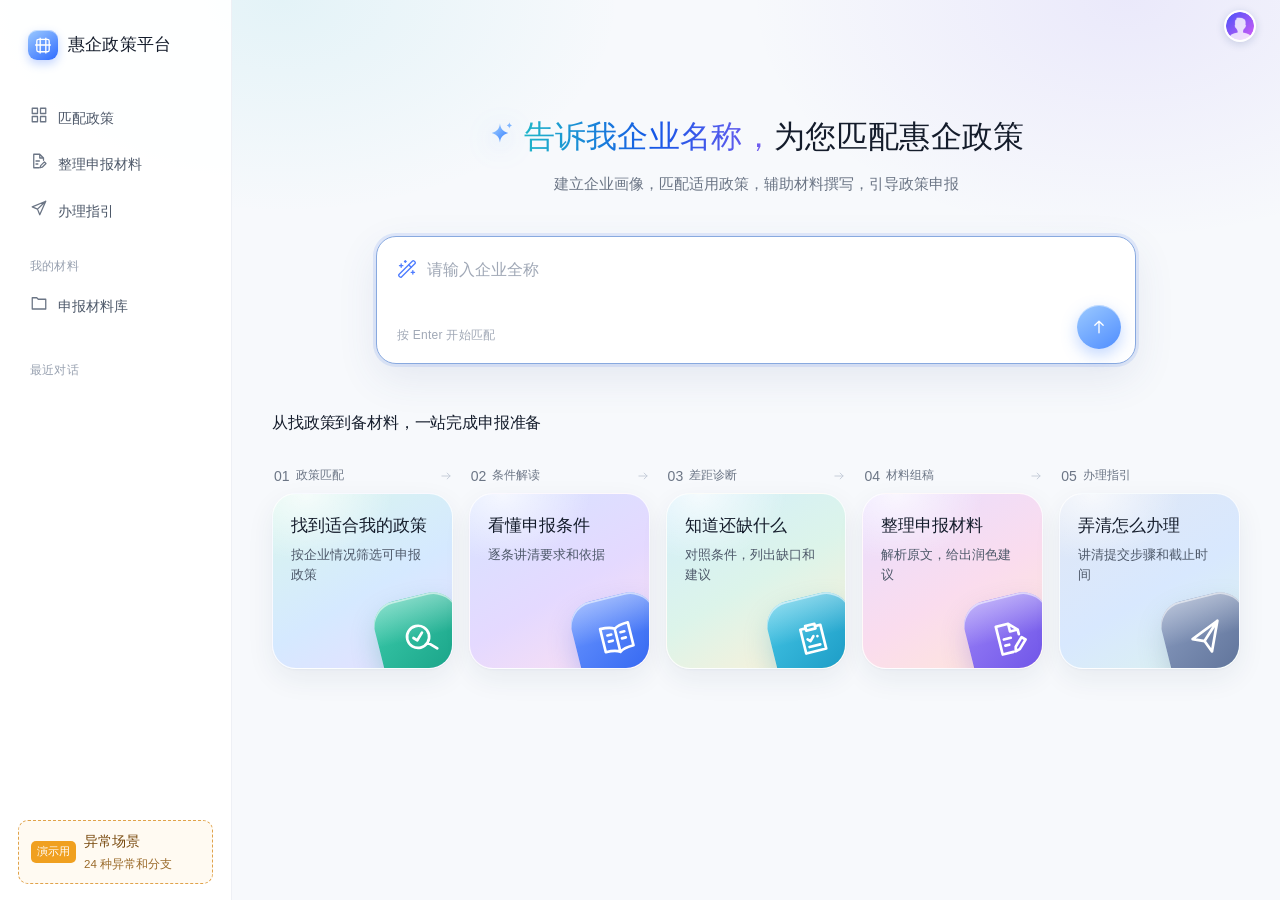
<file: index.html>
<!doctype html>
<html lang="zh-CN">
<head>
  <meta charset="utf-8">
  <meta name="viewport" content="width=device-width,initial-scale=1">
  <meta name="theme-color" content="#f5f6f8">
  <title>惠企政策智能体V2.4</title>
  <meta name="description" content="企政策智能体V2.3">
  <meta property="og:title" content="企政策智能体V2.3">
  <meta property="og:description" content="企政策智能体V2.3">
  <link rel="icon" href="data:image/svg+xml,%3Csvg xmlns='http://www.w3.org/2000/svg' viewBox='0 0 40 40'%3E%3Crect width='40' height='40' rx='10' fill='%230c5ce8'/%3E%3Cpath d='M11 12h18v16H11zM16 8v24m8-24v24M8 20h24' stroke='white' fill='none' stroke-width='2'/%3E%3C/svg%3E">
  <link rel="stylesheet" href="styles.css?v=glass-d11-check">
  <link rel="stylesheet" href="materials.css?v=glass-d11-check">
  <link rel="stylesheet" href="project-workspace.css?v=glass-d11-check">
  <link rel="stylesheet" href="prep-cards.css?v=reuse-1112b">
  <link rel="stylesheet" href="version-drawer.css?v=glass-d11-check">
  <link rel="stylesheet" href="batch.css?v=glass-d11-check">
  <link rel="stylesheet" href="home-feed.css?v=glass-d11-check">
  <link rel="stylesheet" href="home.css?v=glass-d11-check">
  <link rel="stylesheet" href="match.css?v=rules-1126b">
  <link rel="stylesheet" href="drawer.css?v=glass-d11-check">
  <link rel="stylesheet" href="start-home.css?v=glass-d11-check">
  <link rel="stylesheet" href="aurora-glass.css?v=glass-d11-check">
  <link rel="stylesheet" href="v23.css?v=guide-1113">
  <link rel="stylesheet" href="calm.css?v=detail-1127">
  <script defer src="expert-personas.js?v=subsidy-1110"></script>
  <script defer src="sim.js?v=rules-1126b"></script>
  <script defer src="public-policy-data.js?v=cond-1127"></script>
  <script defer src="landing-data.js?v=glass-d11-check"></script>
  <script defer src="home-feed.js?v=glass-d11-check"></script>
  <script defer src="demo-data.js?v=glass-d11-check"></script>
  <script defer src="store.js?v=v24-own-1120"></script>
  <script defer src="materials.js?v=ai-1112"></script>
  <script defer src="views.js?v=nochips-1116"></script>
  <script defer src="match.js?v=cond-1127"></script>
  <script defer src="chat.js?v=safety-1120"></script>
  <script defer src="project-workspace.js?v=portrait-1127"></script>
  <script defer src="batch.js?v=v24-own-1120"></script>
  <script defer src="scenarios.js?v=rules-1126b"></script>
  <script defer src="app.js?v=toast-1127"></script>
</head>
<body>
  <a class="skip-link" href="#page-content">跳到主要内容</a>
  <div class="app-shell">
    <button class="sidebar-backdrop" aria-label="关闭菜单" data-action="close-menu" hidden></button>
    <aside class="sidebar" id="sidebar" aria-label="主要导航">
      <a class="brand" href="#dashboard" data-route="dashboard" aria-label="返回惠企政策平台首页">
        <svg viewBox="0 0 32 32" aria-hidden="true"><rect x="5" y="6" width="22" height="22" rx="3"/><path d="M11 3v28M21 3v28M2 16h28"/></svg>
        <span>惠企政策平台</span>
      </a>
      <button class="create-button" data-route="new" hidden><span data-icon="plus"></span>创建新任务</button>
      <!-- V2.3：左侧导航：匹配政策 / 整理申报材料 / 办理指引（每次都新开对话），我的材料，最近对话。 -->
      <nav class="primary-nav" aria-label="主要导航">
        <a href="#dashboard?work=interpret" data-nav="interpret" data-action="nav-work" data-work="interpret" title="不知道能申报什么政策，从企业开始找"><span data-icon="grid"></span>匹配政策</a>
        <a href="#dashboard?work=assembly" data-nav="assembly" data-action="nav-work" data-work="assembly" title="已经选好政策，来整理申报材料"><span data-icon="step-compose"></span>整理申报材料</a>
        <a href="#dashboard?work=guidance" data-nav="guidance" data-action="nav-work" data-work="guidance" title="材料已经备好，来核对并了解怎么提交"><span data-icon="step-submit"></span>办理指引</a>
        <a href="#batch" data-nav="batch" hidden><span data-icon="search"></span>批量匹配</a>
        <a href="#services" data-nav="services" hidden><span data-icon="layers"></span>政策服务</a>
        <div class="sidebar-section-heading nav-group-heading">我的材料</div>
        <a href="#library" data-nav="library"><span data-icon="folder"></span>申报材料库</a>
      </nav>
      <div class="sidebar-projects"><div class="sidebar-section-heading">最近对话</div><div id="recent-projects"></div></div>
      <!-- 演示入口：和产品导航分开，固定在左下角，正式版不带。 -->
      <a class="demo-entry" href="#scenarios" data-nav="scenarios" title="一键查看主流程之外的 24 种异常和分支"><span class="demo-entry-tag">演示用</span><strong>异常场景</strong><small>24 种异常和分支</small></a>
      <div class="sidebar-bottom"><div class="demo-identity"><span class="identity-mark">企</span><div><strong>企业服务空间</strong></div><span class="demo-dot" aria-hidden="true"></span></div><p id="storage-status" class="storage-status" aria-live="polite"></p></div>
    </aside>
    <div class="app-account">
      <button type="button" class="app-avatar" data-account-toggle aria-label="账号" aria-haspopup="true" aria-expanded="false"><img src="assets/default-avatar.png" alt=""></button>
      <div class="account-menu" role="menu" hidden>
        <div class="account-menu-head">
          <img src="assets/default-avatar.png" alt="">
          <div class="account-menu-id"><strong>万大圣用户</strong><span>138****0000</span></div>
        </div>
        <button type="button" class="account-menu-logout" data-account-logout role="menuitem">退出登录</button>
      </div>
    </div>
    <div class="main-shell">
      <header class="mobile-header"><button class="icon-button" aria-label="打开菜单" aria-expanded="false" aria-controls="sidebar" data-action="open-menu"><span data-icon="menu"></span></button><a href="landing.html">惠企政策平台</a></header>
      <div class="user-filter" hidden><label for="user-type">用户筛选</label><select id="user-type"><option value="enterprise">企业用户</option><option value="researcher">政策研究员</option></select></div>
      <main id="main-content"><div id="page-content" tabindex="-1"></div></main>
    </div>
  </div>
  <div class="toast" id="toast" role="status" aria-live="polite" hidden></div>
  <noscript><p class="noscript">请在浏览器中开启 JavaScript，以使用任务与材料版本功能。</p></noscript>
</body>
</html>
</file>
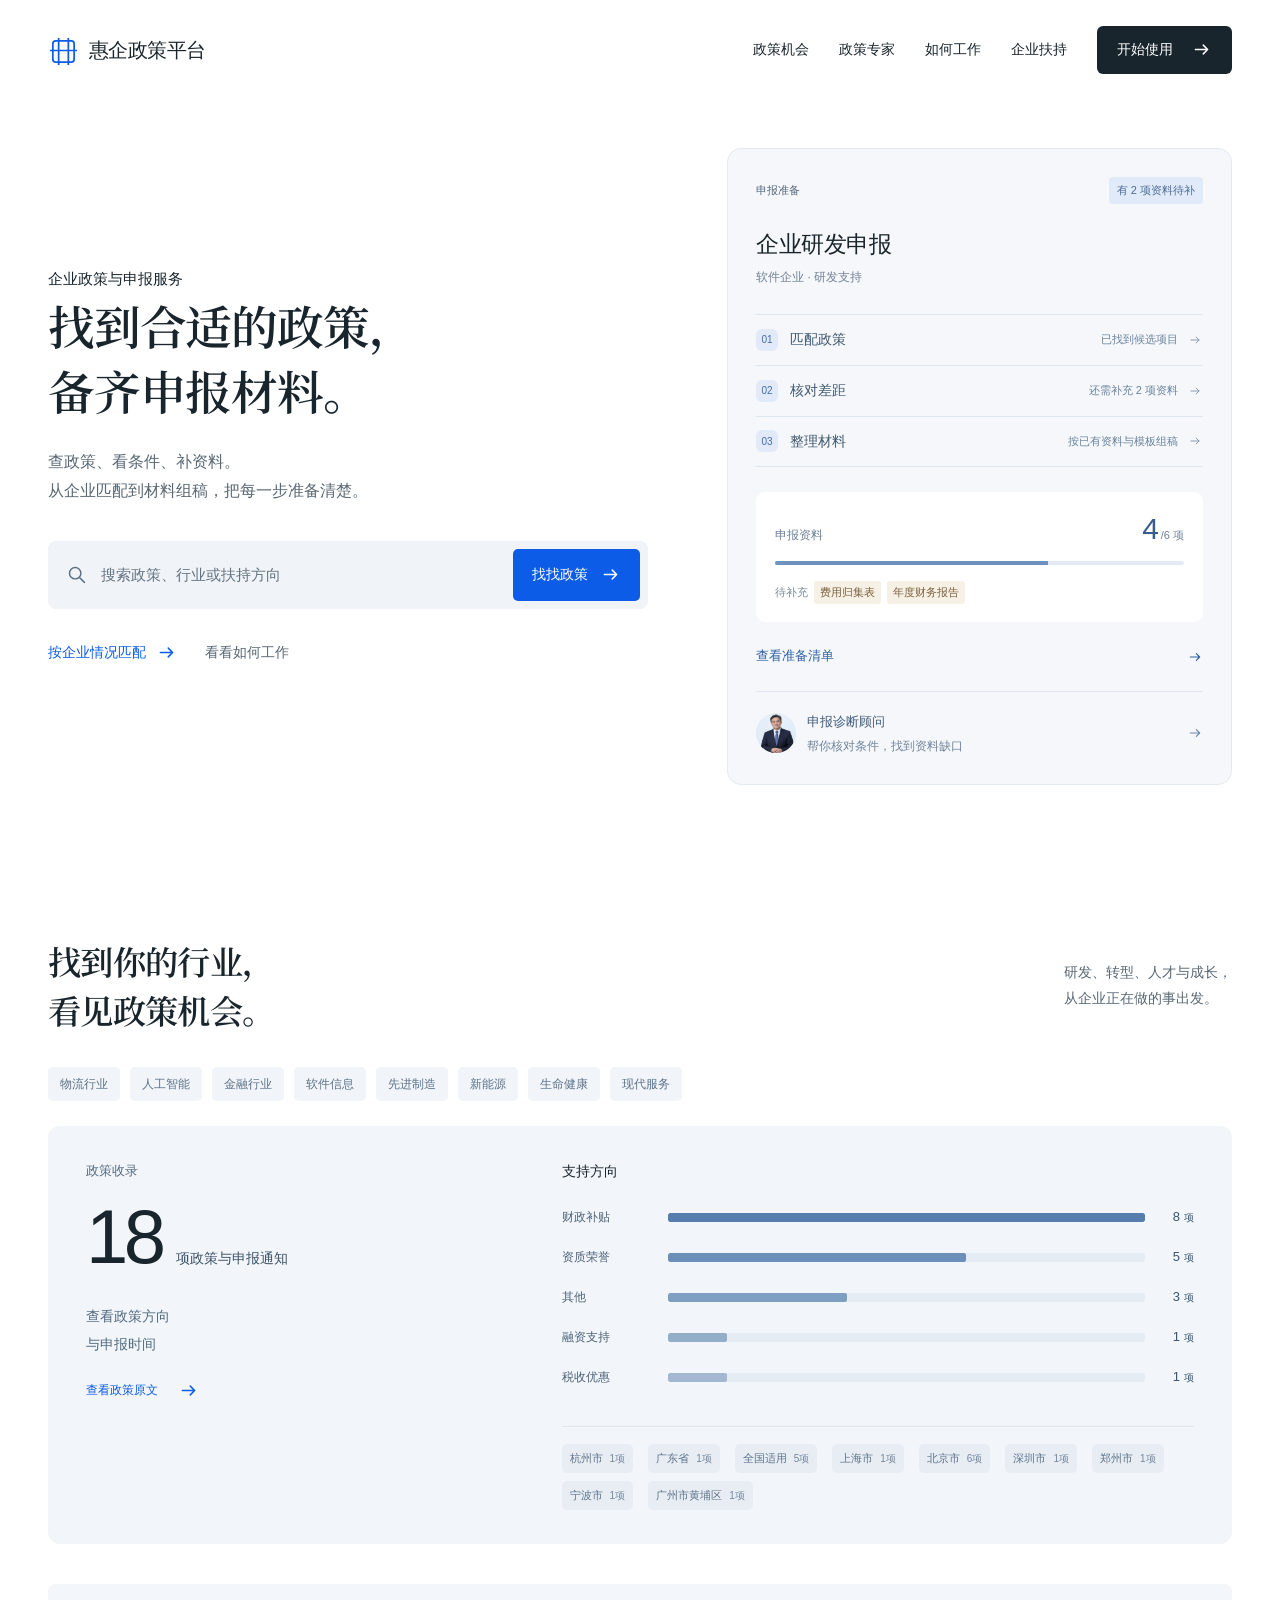
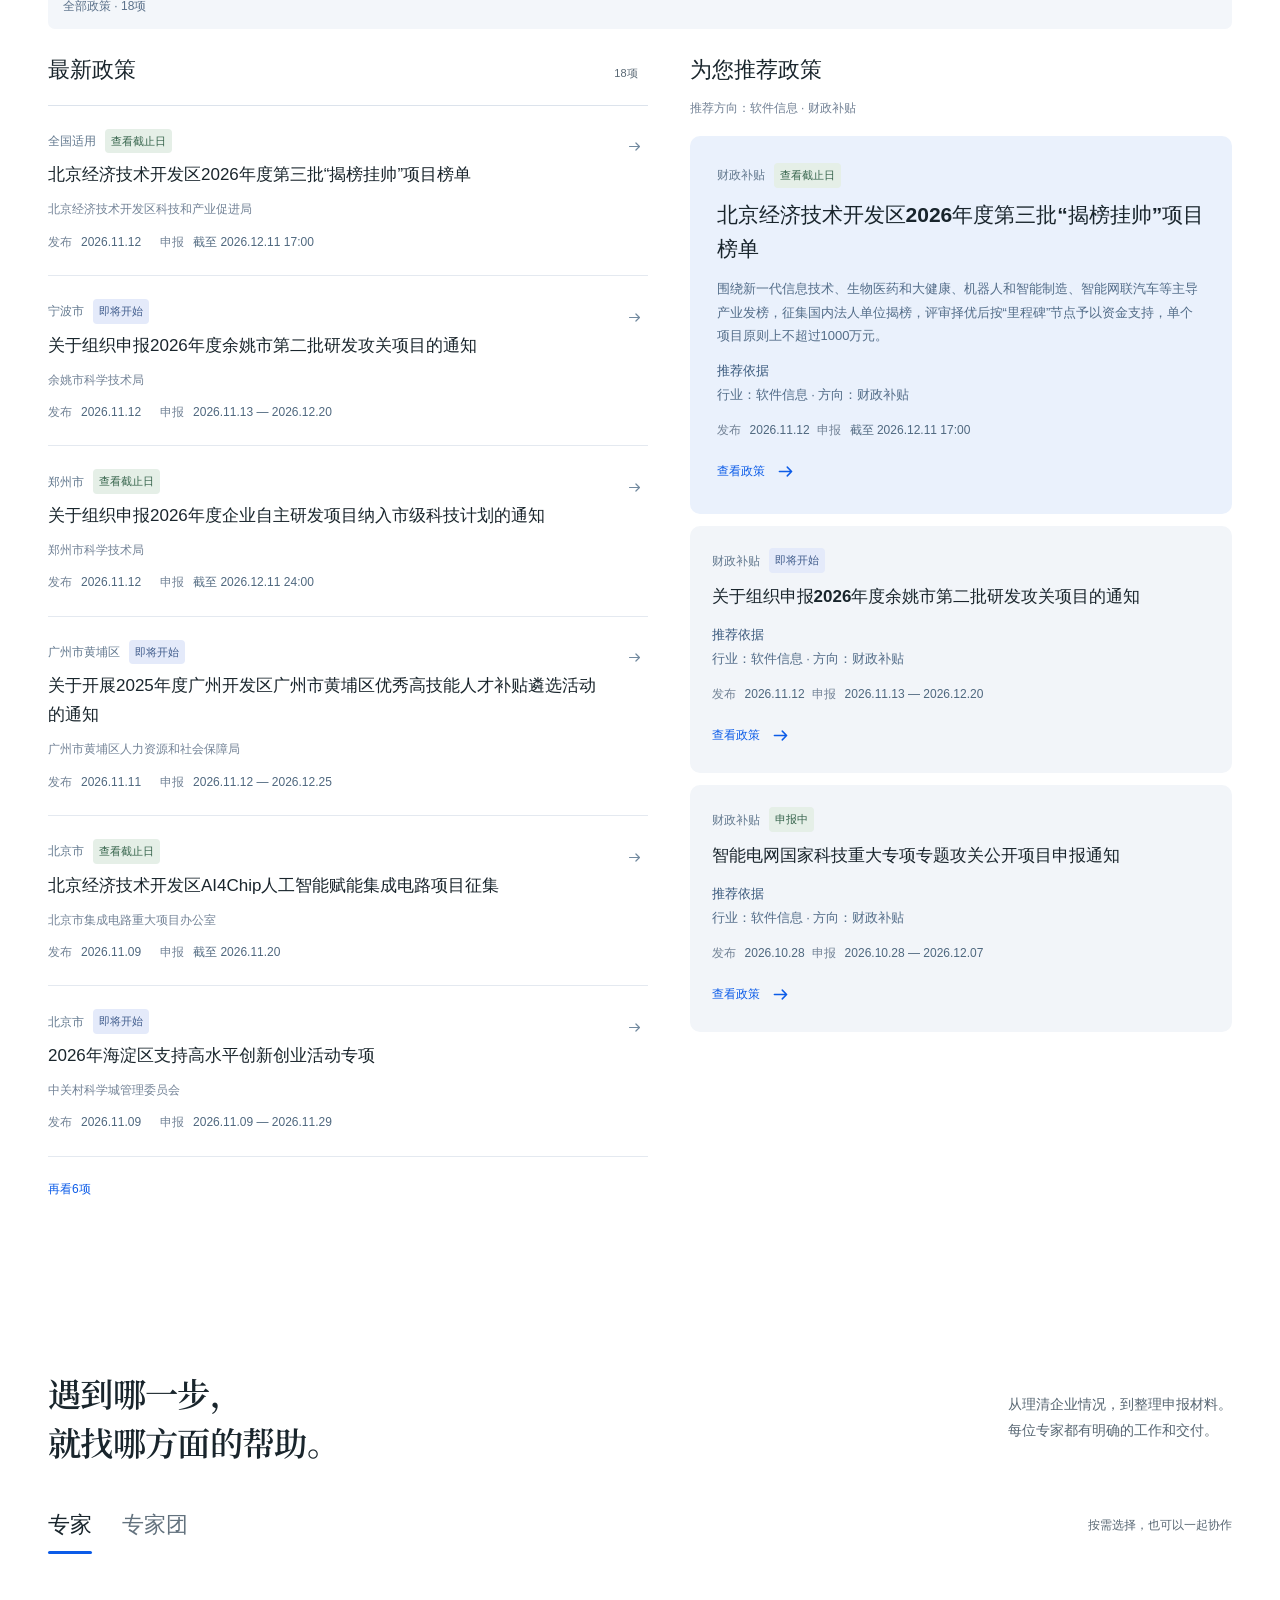
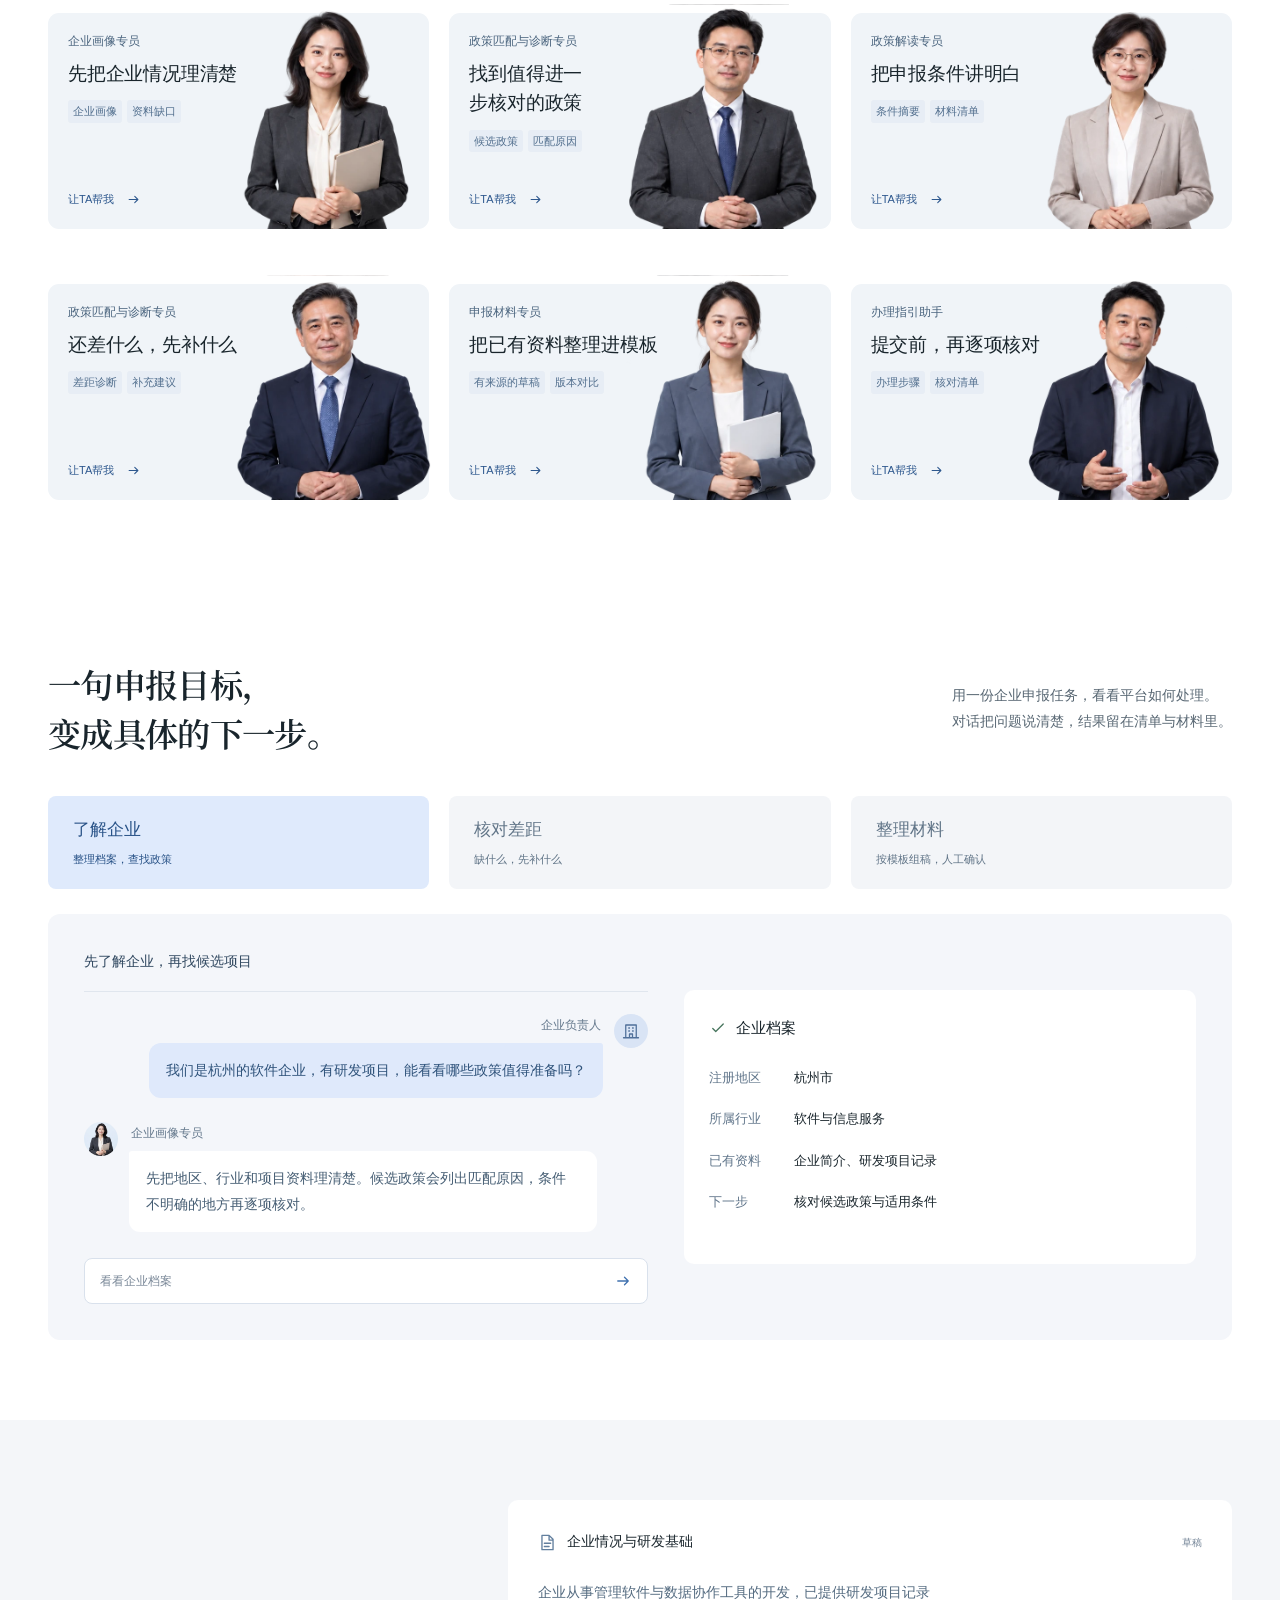
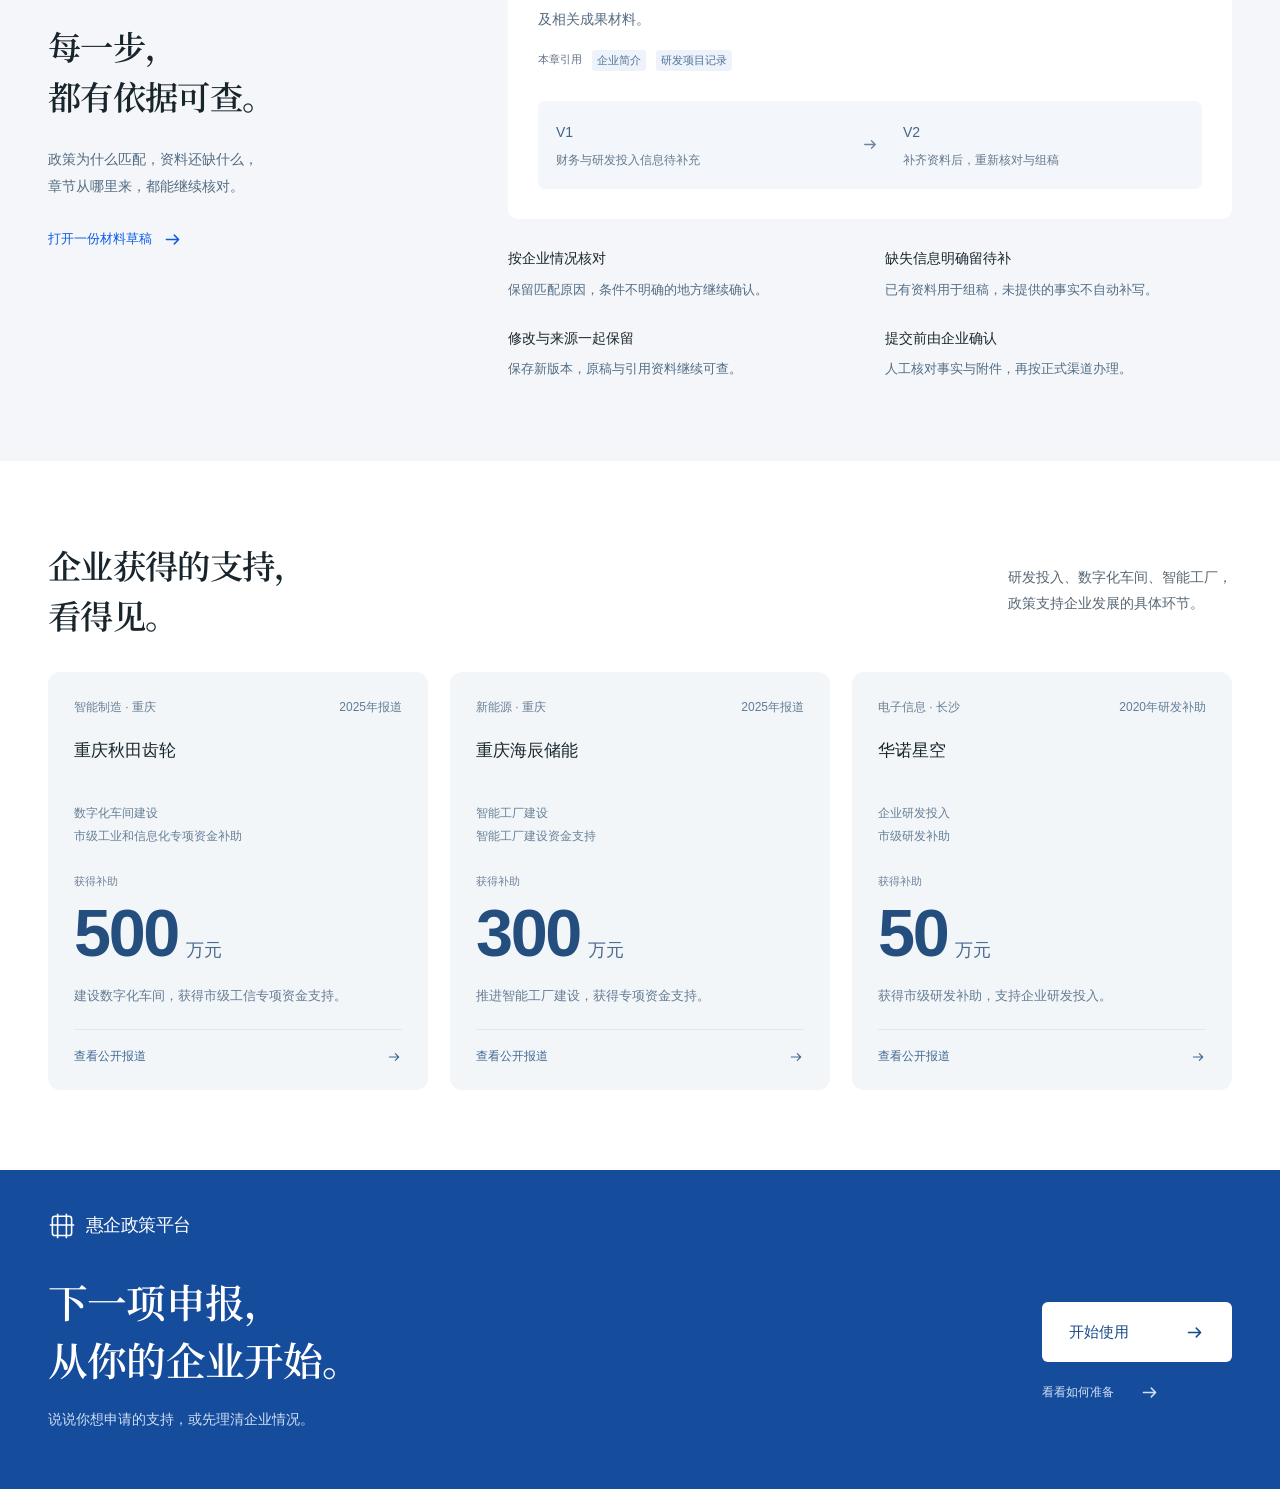
<file: landing.html>
<!doctype html>
<html lang="zh-CN">
<head>
  <meta charset="utf-8"><meta name="viewport" content="width=device-width,initial-scale=1">
  <meta name="theme-color" content="#f4f6fa">
  <title>企政策智能体V2.3</title>
  <meta name="description" content="企政策智能体V2.3">
  <meta property="og:title" content="企政策智能体V2.3">
  <meta property="og:description" content="企政策智能体V2.3">
  <link rel="icon" href="data:image/svg+xml,%3Csvg xmlns='http://www.w3.org/2000/svg' viewBox='0 0 40 40'%3E%3Crect width='40' height='40' rx='8' fill='%230c5ce8'/%3E%3Cpath d='M11 12h18v16H11zM16 8v24m8-24v24M8 20h24' stroke='white' fill='none' stroke-width='2'/%3E%3C/svg%3E">
  <link rel="preload" href="assets/landing/policy-serif-display-v2.woff2" as="font" type="font/woff2" crossorigin>
  <link rel="stylesheet" href="landing.css?v=20261102-material-cards">
  <script defer src="expert-personas.js?v=20261102-material-cards"></script>
  <script defer src="public-policy-data.js?v=20261102-material-cards"></script>
  <script defer src="landing-data.js?v=20261102-material-cards"></script><script defer src="landing.js?v=v24-own-1120"></script>
</head>
<body>
  <a class="skip-link" href="#main">跳到主要内容</a>
  <svg class="svg-library" xmlns="http://www.w3.org/2000/svg" aria-hidden="true"><defs>
    <symbol id="i-arrow" viewBox="0 0 24 24"><path d="M5 12h14m-5-5 5 5-5 5"/></symbol>
    <symbol id="i-search" viewBox="0 0 24 24"><circle cx="10.5" cy="10.5" r="6.5"/><path d="m16 16 5 5"/></symbol>
    <symbol id="i-check" viewBox="0 0 24 24"><path d="m5 12 4 4L19 6"/></symbol>
    <symbol id="i-file" viewBox="0 0 24 24"><path d="M14 3H5v18h14V8l-5-5ZM14 3v6h5M8 13h8M8 17h6"/></symbol>
    <symbol id="i-chevron" viewBox="0 0 24 24"><path d="m9 5 7 7-7 7"/></symbol>
  </defs></svg>
  <header class="site-header wrap">
    <a class="brand" href="landing.html" aria-label="惠企政策平台首页"><svg viewBox="0 0 32 32" aria-hidden="true"><rect x="5" y="6" width="22" height="22" rx="3"/><path d="M11 3v28M21 3v28M2 16h28"/></svg><span>惠企政策平台</span></a>
    <button id="menu-toggle" class="menu-toggle" type="button" aria-label="打开导航" aria-expanded="false" aria-controls="landing-nav"><span></span><span></span></button>
    <nav id="landing-nav" aria-label="主要导航"><a href="#opportunities">政策机会</a><a href="#experts">政策专家</a><a href="#how-it-works">如何工作</a><a href="#cases">企业扶持</a><a class="nav-action" href="index.html#dashboard">开始使用 <svg class="icon"><use href="#i-arrow"/></svg></a></nav>
  </header>
  <main id="main">
    <section class="hero wrap" aria-labelledby="hero-title">
      <div class="hero-copy">
        <p class="hero-eyebrow">企业政策与申报服务</p><h1 id="hero-title">找到合适的政策，<br>备齐申报材料。</h1>
        <p class="hero-description">查政策、看条件、补资料。<br class="desktop-break">从企业匹配到材料组稿，把每一步准备清楚。</p>
        <form id="hero-query-form" class="hero-query" role="search"><label class="sr-only" for="hero-query">搜索政策</label><svg class="icon"><use href="#i-search"/></svg><input id="hero-query" name="query" type="search" maxlength="100" placeholder="搜索政策、行业或扶持方向" aria-describedby="hero-query-status"><button type="submit">找找政策 <svg class="icon"><use href="#i-arrow"/></svg></button></form>
        <p id="hero-query-status" class="query-status" role="status"></p>
        <div class="hero-links"><a class="text-button" href="index.html#dashboard">按企业情况匹配 <svg class="icon"><use href="#i-arrow"/></svg></a><a href="#how-it-works">看看如何工作</a></div>
      </div>
      <article class="hero-project-preview" aria-label="企业申报准备任务">
        <header class="preview-header"><span>申报准备</span><span class="preview-status">有 2 项资料待补</span></header>
        <div class="preview-company"><h2>企业研发申报</h2><p>软件企业 · 研发支持</p></div>
        <ol class="preview-milestones" aria-label="申报准备事项">
          <li><a href="index.html#task?task=task-innovation&amp;work=match"><span>01</span><strong>匹配政策</strong><small>已找到候选项目</small><svg class="icon"><use href="#i-arrow"/></svg></a></li>
          <li><a href="index.html#task?task=task-innovation&amp;work=diagnosis"><span>02</span><strong>核对差距</strong><small>还需补充 2 项资料</small><svg class="icon"><use href="#i-arrow"/></svg></a></li>
          <li><a href="index.html#task?task=task-innovation&amp;work=assembly"><span>03</span><strong>整理材料</strong><small>按已有资料与模板组稿</small><svg class="icon"><use href="#i-arrow"/></svg></a></li>
        </ol>
        <section class="preview-readiness" aria-label="资料准备情况"><div><span>申报资料</span><strong>4<small>/6 项</small></strong></div><progress value="4" max="6" aria-label="6项资料中已具备4项"></progress><p><span>待补充</span><span>费用归集表</span><span>年度财务报告</span></p></section>
        <a class="preview-open" href="index.html#task?task=task-innovation&amp;work=diagnosis">查看准备清单 <svg class="icon"><use href="#i-arrow"/></svg></a>
        <a class="preview-adviser" href="index.html#task?task=task-innovation&amp;work=diagnosis"><span class="portrait" style="--portrait-x:100%;--portrait-y:100%" aria-hidden="true"></span><div><strong>申报诊断顾问</strong><span>帮你核对条件，找到资料缺口</span></div><svg class="icon"><use href="#i-arrow"/></svg></a>
      </article>
    </section>

    <section id="opportunities" class="opportunities section wrap" aria-labelledby="opportunity-title">
      <div class="section-head"><h2 id="opportunity-title">找到你的行业，<br>看见政策机会。</h2><div class="section-intro"><p>研发、转型、人才与成长，<br>从企业正在做的事出发。</p></div></div>
      <div class="industry-labels" role="group" aria-label="按行业查看政策"><button type="button" data-industry="物流行业" aria-pressed="false">物流行业</button><button type="button" data-industry="人工智能" aria-pressed="false">人工智能</button><button type="button" data-industry="金融行业" aria-pressed="false">金融行业</button><button type="button" data-industry="软件信息" aria-pressed="false">软件信息</button><button type="button" data-industry="先进制造" aria-pressed="false">先进制造</button><button type="button" data-industry="新能源" aria-pressed="false">新能源</button><button type="button" data-industry="生命健康" aria-pressed="false">生命健康</button><button type="button" data-industry="现代服务" aria-pressed="false">现代服务</button></div>
      <div class="opportunity-overview" data-ui>
        <div id="opportunity-summary" class="opportunity-summary"><h3>政策收录</h3><div class="opportunity-total"><strong data-stat="total">8</strong><span>项政策与申报通知</span></div><p>查看政策方向<br>与申报时间</p><a href="#policy-feed">查看政策原文 <svg class="icon"><use href="#i-arrow"/></svg></a></div>
        <div class="industry-distribution"><h3>支持方向</h3><div id="distribution-chart" class="distribution-chart"></div><div id="region-summary" class="region-summary" aria-label="地区覆盖"></div></div>
      </div>
      <div id="policy-feed" class="policy-feed">
        <div class="policy-selection"><p id="selection-summary" aria-live="polite"></p><button id="reset-selection" class="text-button" type="button" hidden>查看全部政策</button></div>
        <div class="policy-columns">
          <section class="latest-policies" aria-labelledby="latest-title"><div class="section-subhead"><h3 id="latest-title">最新政策</h3><span id="policy-count" aria-live="polite"></span></div><div id="policy-list"></div><div id="policy-empty" class="empty-state" hidden><h3>没有找到相关政策</h3><p>换个关键词，再试一次。</p><button id="clear-search" class="text-button" type="button">查看全部政策</button></div><button id="show-more-policies" class="text-button" type="button">查看更多政策 <svg class="icon"><use href="#i-arrow"/></svg></button></section>
          <section class="recommended-policies" aria-labelledby="recommended-title"><div class="section-subhead"><h3 id="recommended-title">为您推荐政策</h3></div><p id="recommendation-context" class="recommendation-context"></p><div id="recommended-policy-list"></div></section>
        </div>
        <section id="policy-reader" class="policy-reader" tabindex="-1" aria-label="政策条件与材料" hidden></section>
      </div>
    </section>

    <section id="experts" class="experts-section section" aria-labelledby="experts-title"><div class="wrap">
      <div class="section-head"><h2 id="experts-title">遇到哪一步，<br>就找哪方面的帮助。</h2><div class="section-intro"><p>从理清企业情况，到整理申报材料。<br>每位专家都有明确的工作和交付。</p></div></div>
      <div class="experts-toolbar"><div class="main-tabs" role="tablist" aria-label="专家与专家团"><button id="experts-tab" type="button" role="tab" data-expert-tab="experts" aria-controls="expert-grid" aria-selected="true" class="is-active">专家</button><button id="teams-tab" type="button" role="tab" data-expert-tab="teams" aria-controls="team-grid" aria-selected="false" tabindex="-1">专家团</button></div><span>按需选择，也可以一起协作</span></div>
      <div id="expert-grid" class="expert-grid" role="tabpanel" aria-labelledby="experts-tab"></div><div id="team-grid" class="team-grid" role="tabpanel" aria-labelledby="teams-tab" hidden></div>
    </div></section>

    <section id="how-it-works" class="how-section section wrap" aria-labelledby="how-title">
      <div class="section-head"><h2 id="how-title">一句申报目标，<br>变成具体的下一步。</h2><div class="section-intro"><p>用一份企业申报任务，看看平台如何处理。<br>对话把问题说清楚，结果留在清单与材料里。</p></div></div>
      <div id="work-steps" class="work-steps" role="tablist" aria-label="工作阶段"><button id="step-profile" type="button" data-work-step="profile" role="tab" aria-controls="work-preview" aria-selected="true" class="is-active"><span>了解企业</span><small>整理档案，查找政策</small></button><button id="step-diagnosis" type="button" data-work-step="diagnosis" role="tab" aria-controls="work-preview" aria-selected="false" tabindex="-1"><span>核对差距</span><small>缺什么，先补什么</small></button><button id="step-assembly" type="button" data-work-step="assembly" role="tab" aria-controls="work-preview" aria-selected="false" tabindex="-1"><span>整理材料</span><small>按模板组稿，人工确认</small></button></div>
      <div id="work-preview" class="work-preview" role="tabpanel" aria-live="polite" data-ui></div>
    </section>

    <section class="evidence-section section" aria-labelledby="evidence-title"><div class="wrap evidence-layout"><div class="evidence-heading"><h2 id="evidence-title">每一步，<br>都有依据可查。</h2><p>政策为什么匹配，资料还缺什么，<br>章节从哪里来，都能继续核对。</p><a class="text-button" href="index.html#task?task=task-innovation&amp;work=assembly">打开一份材料草稿 <svg class="icon"><use href="#i-arrow"/></svg></a></div><div class="evidence-content"><div class="source-document" data-ui><div class="source-document-head"><svg class="icon"><use href="#i-file"/></svg><strong>企业情况与研发基础</strong><span>草稿</span></div><p>企业从事管理软件与数据协作工具的开发，已提供研发项目记录及相关成果材料。</p><div class="source-reference"><span>本章引用</span><span>企业简介</span><span>研发项目记录</span></div><div class="version-example"><div><span>V1</span><p>财务与研发投入信息待补充</p></div><svg class="icon"><use href="#i-arrow"/></svg><div><span>V2</span><p>补齐资料后，重新核对与组稿</p></div></div></div><div class="evidence-points"><div><h3>按企业情况核对</h3><p>保留匹配原因，条件不明确的地方继续确认。</p></div><div><h3>缺失信息明确留待补</h3><p>已有资料用于组稿，未提供的事实不自动补写。</p></div><div><h3>修改与来源一起保留</h3><p>保存新版本，原稿与引用资料继续可查。</p></div><div><h3>提交前由企业确认</h3><p>人工核对事实与附件，再按正式渠道办理。</p></div></div></div></div></section>

    <section id="cases" class="cases-section section wrap" aria-labelledby="cases-title"><div class="section-head"><h2 id="cases-title">企业获得的支持，<br>看得见。</h2><div class="section-intro"><p>研发投入、数字化车间、智能工厂，<br>政策支持企业发展的具体环节。</p></div></div><div id="case-grid" class="case-grid"></div></section>

  </main>
  <footer id="start" class="start-section"><div class="wrap"><a class="brand footer-brand" href="landing.html" aria-label="惠企政策平台首页"><svg viewBox="0 0 32 32" aria-hidden="true"><rect x="5" y="6" width="22" height="22" rx="3"/><path d="M11 3v28M21 3v28M2 16h28"/></svg><span>惠企政策平台</span></a><div class="start-layout"><div><h2>下一项申报，<br>从你的企业开始。</h2><p>说说你想申请的支持，或先理清企业情况。</p></div><div class="start-actions"><a href="index.html#dashboard" class="button button-light">开始使用 <svg class="icon"><use href="#i-arrow"/></svg></a><a href="index.html#task?task=task-innovation">看看如何准备 <svg class="icon"><use href="#i-arrow"/></svg></a></div></div></div></footer>
  <noscript><div class="noscript wrap"><p>开启JavaScript后，可查询政策、选择专家和查看工作过程。</p><a href="index.html#dashboard">进入平台开始使用</a></div></noscript>
</body>
</html>
</file>
<file: styles.css>
:root{--ink:#20242c;--muted:#626b78;--soft:#f5f6f8;--line:#e5e8ed;--blue:#0c5ce8;--blue-hover:#074bbf;--blue-wash:#edf3ff;--green:#28664b;--green-wash:#edf5ef;--amber:#8a541c;--amber-wash:#fbf2e6;--radius:14px;--sidebar:232px;--ease:cubic-bezier(.16,1,.3,1);color-scheme:light;font-family:-apple-system,BlinkMacSystemFont,"Segoe UI","PingFang SC","Microsoft YaHei",sans-serif;color:var(--ink);font-synthesis:none;line-height:1.6;font-size:14px}
*{box-sizing:border-box}body{margin:0;background:#fff}button,input,textarea,select{font:inherit}button,a,input,textarea,select{-webkit-tap-highlight-color:transparent}button{color:inherit;cursor:pointer}a{color:inherit;text-decoration:none}button{border:0;background:none}button:disabled,[aria-disabled=true]{cursor:not-allowed;opacity:.55}button:focus-visible,a:focus-visible,summary:focus-visible{outline:3px solid #83adff;outline-offset:4px}input:focus-visible,textarea:focus-visible,select:focus-visible{outline:2px solid var(--blue);outline-offset:2px}::selection{background:#d7e5ff;color:#163e82}input,textarea{caret-color:var(--blue)}::-webkit-scrollbar{width:7px;height:7px}::-webkit-scrollbar-thumb{background:#cdd2da;border-radius:8px}::-webkit-scrollbar-track{background:transparent}h1,h2,h3,h4,p{margin:0}h1,h2,h3,h4{font-weight:600;text-wrap:balance;line-height:1.4}h1{font-size:28px;letter-spacing:-.025em}h2{font-size:18px;letter-spacing:-.015em}h3{font-size:15px}h4{font-size:15px}svg.icon{width:20px;height:20px;stroke:currentColor;stroke-width:1.6;fill:none;stroke-linecap:round;stroke-linejoin:round;flex-shrink:0}small{font-size:12px}.muted{color:var(--muted)}.sr-only{position:absolute;width:1px;height:1px;padding:0;margin:-1px;overflow:hidden;clip:rect(0,0,0,0);white-space:nowrap;border:0}[hidden]{display:none!important}.skip-link{position:fixed;left:260px;top:-80px;padding:10px 20px;background:var(--blue);color:white;z-index:100}.skip-link:focus{top:12px}.app-shell{min-height:100dvh}.sidebar{position:fixed;inset:0 auto 0 0;width:var(--sidebar);background:var(--soft);padding:30px 18px 16px;display:flex;flex-direction:column;z-index:40}.brand{display:flex;gap:9px;align-items:center;padding:0 10px;font-size:18px;letter-spacing:-.04em;font-weight:650;white-space:nowrap}.brand svg{width:28px;height:28px;stroke:var(--blue);fill:none;stroke-width:1.8}.create-button{display:flex;align-items:center;justify-content:flex-start;gap:12px;margin:38px 0 22px;border-radius:10px;padding:13px 15px;background:#fff;box-shadow:0 2px 5px #242d3d09;font-size:15px;font-weight:600;transition:background .18s}.create-button:hover{background:#e9edf3}.primary-nav{display:grid;gap:6px}.primary-nav a{padding:11px 15px;display:flex;align-items:center;gap:12px;border-radius:9px;color:#58616e;font-size:15px}.primary-nav a:hover{background:#e9ecf1;color:var(--ink)}.primary-nav a.is-active{background:#e5edff;color:#174faf;font-weight:600}.sidebar-projects{margin-top:40px;padding:0 12px;overflow:auto}.sidebar-section-heading{font-size:12px;color:var(--muted);margin-bottom:12px}.recent-project{display:block;max-width:100%;overflow:hidden;text-overflow:ellipsis;white-space:nowrap;padding:7px 0;text-align:left;color:#5e6672;font-size:13px}.recent-project:hover{color:var(--blue)}.sidebar-bottom{margin-top:auto;padding:24px 8px 0}.demo-identity{display:flex;align-items:center;gap:10px}.identity-mark{display:grid;place-items:center;width:35px;height:35px;background:#e6ebf3;color:#364255;border-radius:10px;font-weight:600}.demo-identity strong{display:block;font-size:13px;font-weight:500}.demo-identity div span{display:block;font-size:11px;color:var(--muted)}.demo-dot{margin-left:auto;width:6px;height:6px;border-radius:50%;background:#6a8575}.storage-status{color:var(--amber);font-size:11px;margin-top:10px;line-height:1.6}.storage-status:empty{display:none}.main-shell{margin-left:var(--sidebar)}#main-content{max-width:1512px;padding:42px 48px 64px;margin:0 auto}#page-content{outline:none}.mobile-header{display:none}.page-header{display:flex;align-items:center;justify-content:space-between;gap:24px;margin-bottom:30px}.page-header p{margin-top:8px;max-width:72ch}.page-actions,.focus-actions{display:flex;align-items:center;gap:18px}.button,.text-button,.icon-button{display:inline-flex;align-items:center;justify-content:center;gap:8px;min-height:38px;border-radius:8px;font-weight:500;white-space:nowrap;transition:background .16s,color .16s}.button{padding:9px 16px;line-height:1.45;font-size:13px}.button-primary{background:var(--blue);color:#fff}.button-primary:hover{background:var(--blue-hover)}.button-secondary{background:#f0f2f5;color:#344050}.button-secondary:hover{background:#e4e8ee}.text-button{color:var(--blue);min-height:34px;padding:5px 0;font-size:13px}.text-button:hover{color:#073b94;text-decoration:underline;text-underline-offset:4px}.icon-button{width:38px;height:38px}.icon-button:hover{background:var(--soft)}.tag{display:inline-flex;align-items:center;gap:4px;font-size:11px;font-weight:500;line-height:1.4;padding:4px 7px;border-radius:4px;white-space:nowrap}.tag-muted{color:#5d6673;background:#f0f2f5}.tag-success{color:var(--green);background:var(--green-wash)}.tag-warn{color:var(--amber);background:var(--amber-wash)}.section-heading{display:flex;align-items:center;justify-content:space-between;gap:16px;margin-bottom:18px}.section-heading>.muted{font-size:12px}.focus-panel{display:grid;grid-template-columns:1fr 220px;background:#f3f6fb;border-radius:var(--radius);overflow:hidden;margin-bottom:38px}.focus-main{padding:30px 32px}.section-label{display:block;font-size:12px;color:var(--muted);margin-bottom:8px}.focus-main h2{font-size:24px;margin-bottom:6px}.focus-next{margin:22px 0 14px;font-size:14px;font-weight:500}.focus-actions{margin-top:22px}.focus-side{background:#eaf0f9;display:flex;flex-direction:column;align-items:flex-start;justify-content:center;padding:26px 32px;font-size:13px}.focus-side>.muted{font-size:12px;margin-top:3px}.readiness-value{font-size:46px;font-weight:600;letter-spacing:-.04em;line-height:1.4;font-variant-numeric:tabular-nums}.readiness-value span{font-size:20px;margin-left:3px}.focus-side .text-button{margin-top:7px}.step-progress{max-width:320px;display:flex;align-items:center;gap:14px;font-size:11px;color:var(--muted);font-variant-numeric:tabular-nums}.step-progress span{white-space:nowrap}progress{appearance:none;border:0;height:5px;width:100%;border-radius:6px;display:block;background:#dfe5ef;overflow:hidden}progress::-webkit-progress-bar{background:#dfe5ef;border-radius:6px}progress::-webkit-progress-value{background:#6b8ebc;border-radius:6px}progress::-moz-progress-bar{background:#6b8ebc;border-radius:6px}.capability-section{margin-bottom:38px}.capability-strip{display:grid;grid-template-columns:repeat(6,minmax(0,1fr));gap:14px}.capability-item{display:flex;align-items:center;gap:10px;text-align:left;padding:14px 8px;border-radius:10px;transition:background .15s;font-size:12px;font-weight:500}.capability-item:hover{background:#f4f6fa}.role-avatar{display:block;flex:none;width:42px;height:42px;border-radius:50%;background:#e6eefc url("data:image/svg+xml,%3Csvg xmlns='http://www.w3.org/2000/svg' viewBox='0 0 22 24' fill='%231f5fd6'%3E%3Cpath d='M10 4l1.9 5.6 5.6 1.9-5.6 1.9L10 19l-1.9-5.6-5.6-1.9 5.6-1.9L10 4Zm7.5 12l.8 2.2 2.2.8-2.2.8-.8 2.2-.8-2.2-2.2-.8 2.2-.8.8-2.2Z'/%3E%3C/svg%3E") center/62% no-repeat}.capability-item .role-avatar{width:36px;height:36px}.task-board{display:grid;grid-template-columns:repeat(3,minmax(0,1fr));gap:22px}.board-column{min-width:0}.board-column-header{display:flex;gap:9px;align-items:center;margin-bottom:16px;font-size:13px;padding:0 2px}.board-column-header h3{font-size:13px;font-weight:500}.board-count{display:grid;place-items:center;min-width:20px;height:20px;background:#eceff3;border-radius:5px;color:#55606f;font-size:11px;font-variant-numeric:tabular-nums}.board-cards{display:grid;gap:14px}.task-card{padding:20px;background:#f7f8fa;border-radius:12px;min-width:0}.task-card-company{display:block;font-size:11px;white-space:nowrap;overflow:hidden;text-overflow:ellipsis;margin-bottom:10px}.task-card-title{padding:0;text-align:left;font-size:15px;line-height:1.5;font-weight:600;overflow-wrap:anywhere}.task-card-title:hover{color:var(--blue)}.task-card>p{margin:12px 0 22px;color:var(--muted);font-size:12px;line-height:1.8}.task-card .step-progress{display:grid;gap:8px}.task-card-footer{display:flex;align-items:center;justify-content:space-between;gap:8px;margin-top:17px;padding-top:12px;border-top:1px solid var(--line)}.task-card-footer>.muted{font-size:11px}.task-card-footer .text-button{font-size:12px}.board-empty{padding:28px 8px;font-size:12px}.archive-section{margin-top:36px}.archive-row{display:flex;align-items:center;gap:20px;padding:18px 0;border-top:1px solid var(--line)}.archive-row>div{flex:1}.archive-row p{font-size:12px;margin-top:4px}.archive-row h3{font-size:14px}.task-stepper{display:flex;list-style:none;margin:0 0 40px;padding:0;gap:12px}.task-stepper li{flex:1;position:relative}.task-stepper li:not(:last-child):after{content:"";position:absolute;right:3px;top:19px;width:calc(100% - 48px);height:1px;background:var(--line);transform:translateX(50%);z-index:-1}.task-stepper button{padding:0;display:flex;align-items:center;flex-wrap:wrap;gap:10px;text-align:left;background:#fff;max-width:150px}.step-number{display:grid;place-items:center;width:32px;height:32px;border-radius:50%;background:#edf0f5;color:#687487;font-size:12px;flex:none}.step-number .icon{width:15px;height:15px}.task-stepper button>span:nth-child(2){font-size:13px;font-weight:500}.task-stepper small{flex-basis:100%;padding-left:42px;color:var(--muted);margin-top:-8px;font-size:11px}.is-complete .step-number{background:#e5efff;color:var(--blue)}.task-overview{display:grid;grid-template-columns:.85fr 1.15fr;gap:48px;margin-bottom:42px}.content-panel>h2{margin-bottom:16px}.content-panel>p{margin:12px 0}.content-panel>h2:not(:first-child){margin-top:30px}.next-action-text{font-size:22px;font-weight:500;line-height:1.5}.content-panel>.step-progress{margin:24px 0}.summary-list{margin:0;display:grid;gap:14px}.summary-list>div{display:grid;grid-template-columns:90px 1fr;gap:20px;line-height:1.7;font-size:13px}.summary-list dt{color:var(--muted)}.summary-list dd{margin:0;overflow-wrap:anywhere}.result-links{display:grid;grid-template-columns:repeat(3,minmax(0,1fr));column-gap:32px}.result-link{position:relative;padding:20px 24px 20px 0;border-top:1px solid var(--line);display:grid;text-align:left;gap:5px}.result-link>span{font-weight:500}.result-link small{color:var(--muted);font-size:12px}.result-link svg{position:absolute;right:0;top:22px;width:16px}.result-link:hover{color:var(--blue)}.new-task-layout{max-width:900px;margin:52px auto 0}.new-task-form{max-width:100%}.form-grid{display:grid;grid-template-columns:repeat(2,minmax(0,1fr));gap:22px}.form-field{display:grid;gap:8px;min-width:0;font-size:13px;font-weight:500}.form-field input,.form-field textarea,.services-toolbar input,.source-editor{width:100%;border:1px solid #d7dce4;background:#fff;border-radius:8px;padding:11px 13px;color:var(--ink);font-weight:400;min-height:42px;line-height:1.65;resize:vertical}.form-field input::placeholder,.form-field textarea::placeholder,.services-toolbar input::placeholder{color:#737b88}.new-task-form .form-grid{grid-template-columns:1.6fr 1fr 1.2fr;margin-top:26px}.request-field{margin-top:24px}.request-field textarea{min-height:155px;padding:18px;font-size:15px;border-radius:14px}.form-actions{margin-top:20px;display:flex;align-items:center;justify-content:space-between;gap:16px}.form-actions>.muted{font-size:12px}.prompt-examples{margin-top:40px;display:grid;grid-template-columns:repeat(3,1fr);gap:16px}.prompt-examples>h2{grid-column:1/-1;font-size:13px;color:var(--muted);font-weight:400;margin-bottom:0}.prompt-card{display:flex;align-items:center;justify-content:space-between;padding:17px 18px;border-radius:10px;background:#f5f6f8;font-size:13px;font-weight:500;gap:8px}.prompt-card:hover{background:#eaf0fa}.prompt-card svg{width:16px}.start-work-visual{width:156px;height:126px;position:relative;overflow:hidden;margin:0 auto 26px;pointer-events:none}.start-work-visual img{width:489.6px;height:293.6px;position:absolute;max-width:none;left:-165.4px;top:-81.4px}.new-task-intro{text-align:center;margin-bottom:34px}.new-task-intro h2{font-size:26px;letter-spacing:-.02em}.new-task-intro p{font-size:13px;margin-top:10px;color:var(--muted)}.profile-layout{display:grid;grid-template-columns:minmax(0,1.1fr) minmax(0,1fr);gap:54px}.profile-layout .section-heading{margin-bottom:24px}.profile-layout .form-actions{flex-wrap:wrap}.profile-layout form>.muted{font-size:12px;margin-top:20px}.source-list{display:grid}.source-row{display:flex;align-items:center;justify-content:space-between;gap:10px;padding:15px 0;border-top:1px solid var(--line);font-size:12px}.source-row>div{display:flex;align-items:center;gap:9px;flex-wrap:wrap}.source-row .icon{width:17px;color:#7a8595}.source-row .text-button{font-size:12px}.services-toolbar{display:flex;align-items:center;justify-content:space-between;gap:24px;padding-bottom:0;margin-bottom:30px;border-bottom:1px solid var(--line)}.service-tabs{display:flex;align-items:center;gap:30px;align-self:stretch}.service-tab{font-size:17px;font-weight:500;color:#727b89;padding:16px 0 20px;position:relative}.service-tab.is-active{color:var(--ink);font-weight:600}.service-tab.is-active:after{content:"";height:3px;position:absolute;bottom:-1px;left:0;right:0;background:var(--blue);border-radius:3px}.services-toolbar form{display:flex;gap:8px;margin-bottom:10px}.services-toolbar input{max-width:230px;min-height:36px;padding:7px 11px;font-size:12px}.services-grid{display:grid;grid-template-columns:repeat(3,minmax(0,1fr));column-gap:32px;row-gap:36px}.service-card{min-width:0;border-top:1px solid var(--line);padding-top:24px;display:flex;flex-direction:column}.service-card>.role-avatar{width:54px;height:54px;margin-bottom:17px}.service-card h2{font-size:18px}.service-description{margin:12px 0;color:var(--muted);font-size:13px;line-height:1.85;max-width:42ch}.service-output{font-size:12px;line-height:1.8;margin-top:8px}.service-output>.muted{display:block;font-size:11px;margin-bottom:2px}.service-card-footer{display:flex;align-items:center;justify-content:space-between;gap:12px;margin-top:auto;padding-top:22px}.service-tags{display:flex;flex-wrap:wrap;gap:6px}.team-avatar-stack{display:flex;padding-left:0;margin-bottom:18px}.team-avatar-stack .role-avatar{width:46px;height:46px;box-shadow:0 0 0 3px white}.team-avatar-stack .role-avatar+.role-avatar{margin-left:-8px}.services-grid:has(.team-sequence){grid-template-columns:repeat(2,minmax(0,1fr));gap:40px}.team-sequence{list-style:none;counter-reset:team-step;display:grid;grid-template-columns:1fr 1fr;gap:12px 20px;padding:20px 0;margin:0;border-top:1px solid var(--line)}.team-sequence li{counter-increment:team-step;font-size:12px;display:flex;gap:8px}.team-sequence li:before{content:counter(team-step);display:inline-grid;place-items:center;width:19px;height:19px;background:#edf2fa;color:#45638e;border-radius:4px;font-size:10px;flex:none}.policy-list{display:grid;grid-template-columns:repeat(2,minmax(0,1fr));gap:36px}.policy-card{padding:22px 0;border-top:1px solid var(--line)}.policy-card-head{display:flex;justify-content:space-between;gap:12px;margin-bottom:15px}.policy-card h2{font-size:20px;margin-bottom:12px}.policy-card>p{font-size:13px;color:var(--muted);line-height:1.85;margin-bottom:12px}.policy-reasons{margin:20px 0;font-size:12px}.policy-reasons h3{font-size:12px;font-weight:500}.policy-reasons ul{padding-left:18px;color:var(--muted);line-height:1.9}.policy-detail-grid{display:grid;grid-template-columns:minmax(0,1fr) 280px;gap:64px}.policy-summary{max-width:70ch;line-height:1.9}.policy-side{align-self:start;background:#f4f6fa;border-radius:12px;padding:24px}.policy-side>.muted{font-size:12px;margin:24px 0}.policy-side .button{width:100%}.policy-side>.text-button{display:flex;margin-top:10px}.mock-score{display:flex;align-items:center;gap:28px}.mock-score>div:first-child{display:flex;flex-direction:column}.mock-score .muted{font-size:12px;max-width:27ch}.mock-score strong{font-size:44px;font-weight:550;letter-spacing:-.04em;line-height:1.4;font-variant-numeric:tabular-nums}.mock-score strong small{font-size:19px;margin-left:3px}.mock-score>div:last-child p{font-size:11px;line-height:1.7;margin-top:9px}.policy-side .mock-score{align-items:flex-start;gap:22px;flex-wrap:wrap}.reading-list,.material-list{padding-left:18px;color:#505c6c;font-size:13px;line-height:1.9}.reading-list li,.material-list li{padding:5px 0}.diagnosis-overview{display:grid;grid-template-columns:1fr 1fr;gap:40px;padding:28px 30px;background:#f4f6fa;border-radius:12px;margin-bottom:40px}.diagnosis-overview h2{font-size:24px}.diagnosis-overview p{font-size:12px}.diagnosis-overview .content-panel+.content-panel{padding-left:30px;border-left:1px solid #dfe4ec;display:flex;align-items:center}.readiness-progress{height:6px;max-width:380px;margin:20px 0}.requirement-row{display:flex;align-items:center;justify-content:space-between;gap:24px;padding:23px 0;border-top:1px solid var(--line)}.requirement-heading{display:flex;align-items:center;gap:12px;margin-bottom:8px}.requirement-main>p{font-size:13px;color:#535f70;line-height:1.9;max-width:68ch}.requirement-main>.muted{font-size:11px;margin-top:5px;color:var(--muted)}.requirement-actions{display:flex;align-items:center;gap:14px;flex-shrink:0;font-size:12px}.next-suggestion{margin-top:36px;padding:26px 30px;background:#f5f7fa;border-radius:12px}.next-suggestion p{margin:10px 0 18px;font-size:13px;max-width:72ch;color:#586577}.guidance-steps{list-style:none;margin:0;padding:0;max-width:850px}.guidance-steps li{display:flex;gap:20px;padding:24px 0;border-top:1px solid var(--line)}.guidance-steps h3{font-size:16px;margin-bottom:9px}.guidance-steps p{font-size:13px;color:var(--muted);line-height:1.9;max-width:70ch}.guidance-steps .text-button{margin-top:8px}.pending-checklist{margin-top:32px}.source-page{max-width:950px}.source-editor{display:block;min-height:320px;line-height:1.9;margin:20px 0;font-size:14px}.source-context{padding:18px 22px;border-radius:10px;background:#f3f6fb;font-size:13px;color:#536174}.empty-state{padding:56px 20px;background:#f7f8fa;border-radius:12px;text-align:center;grid-column:1/-1}.empty-state h2{font-size:20px}.empty-state p{margin:12px 0 20px}.empty-state .button{margin-top:10px}.match-intro{padding:32px;background:#f5f7fa;border-radius:12px}.match-intro .button{margin-top:14px}.toast{position:fixed;left:calc(50% + var(--sidebar)/2);bottom:28px;transform:translateX(-50%);background:#273343;color:#fff;padding:12px 20px;border-radius:9px;max-width:min(550px,calc(100vw - 40px));box-shadow:0 8px 30px #202d4320;z-index:100;font-size:13px;line-height:1.7}.noscript{padding:30px}.sidebar-backdrop{position:fixed;inset:0;background:#1c263b55;z-index:35}.form-error{padding:12px 16px;background:var(--amber-wash);color:var(--amber);border-radius:8px;font-size:13px;margin-bottom:20px}a,button{touch-action:manipulation}
@media(min-width:1600px){#main-content{padding-top:50px}.focus-main{padding:36px 38px}.capability-strip{gap:24px}.capability-item{font-size:13px}.task-card{padding:24px}.focus-panel{grid-template-columns:1fr 250px}}
@media(max-width:1250px){:root{--sidebar:214px}#main-content{padding:32px}.capability-strip{grid-template-columns:repeat(3,minmax(0,1fr));gap:4px 18px}.capability-item{font-size:13px}.focus-panel{grid-template-columns:1fr 190px}.focus-main{padding:26px}.focus-side{padding:24px}.task-board{gap:15px}.task-card{padding:17px}.services-grid{grid-template-columns:repeat(2,minmax(0,1fr))}.profile-layout{grid-template-columns:1fr;gap:36px}.policy-detail-grid{grid-template-columns:minmax(0,1fr) 240px;gap:32px}.task-stepper{gap:16px}.task-stepper button{gap:7px}.task-stepper button>span:nth-child(2){font-size:12px}.task-stepper small{padding-left:39px}.task-stepper li:not(:last-child):after{display:none}.new-task-form .form-grid{grid-template-columns:1fr 1fr}.new-task-form .form-grid>.form-field:first-child{grid-column:1/-1}}
@media(max-width:900px){.task-board{grid-template-columns:1fr}.board-column-header{margin-top:8px}.board-cards{grid-template-columns:repeat(2,minmax(0,1fr))}.focus-panel{grid-template-columns:1fr 150px}.focus-main h2{font-size:22px}.focus-side{padding:20px}.readiness-value{font-size:40px}.task-overview{grid-template-columns:1fr;gap:30px}.task-stepper{gap:12px;overflow:auto;padding-bottom:10px}.task-stepper li{min-width:95px}.task-stepper button{display:grid;justify-items:start;gap:7px}.task-stepper small{padding:0;margin:0}.result-links{grid-template-columns:1fr 1fr}.policy-list{grid-template-columns:1fr;gap:12px}.policy-detail-grid{grid-template-columns:1fr;gap:30px}.policy-side .mock-score{flex-wrap:nowrap}.policy-side{max-width:none}.policy-side .button{width:auto}.policy-side>.text-button{display:inline-flex;margin-left:20px}.services-toolbar{align-items:stretch;flex-direction:column;gap:14px}.service-tabs{gap:24px}.services-toolbar form{align-self:stretch}.services-toolbar input{max-width:none}.services-grid,.services-grid:has(.team-sequence){grid-template-columns:1fr;gap:28px}.diagnosis-overview{grid-template-columns:1fr;gap:20px;padding:24px}.diagnosis-overview .content-panel+.content-panel{padding:20px 0 0;border-left:0;border-top:1px solid var(--line)}.requirement-row{align-items:flex-start;flex-direction:column;gap:10px}.requirement-actions{align-self:flex-end}.prompt-examples{grid-template-columns:1fr}.prompt-examples>h2{margin-bottom:2px}.prompt-card{padding:14px 18px}.new-task-layout{margin-top:20px}.new-task-intro h2{font-size:24px}.form-actions{flex-wrap:wrap}.form-actions>.muted{max-width:42ch}}
@media(max-width:700px){:root{--sidebar:232px}body.menu-open{overflow:hidden}.sidebar{transform:translateX(-100%);transition:transform .24s var(--ease)}body.menu-open .sidebar{transform:translateX(0)}.main-shell{margin-left:0}.mobile-header{height:62px;display:flex;align-items:center;gap:12px;padding:0 18px;border-bottom:1px solid var(--line);font-weight:600;font-size:15px}.mobile-demo{margin-left:auto;font-weight:400;font-size:11px;color:var(--muted)}#main-content{padding:28px 20px 48px}.page-header{align-items:flex-start;margin-bottom:24px;gap:14px}.page-header h1{font-size:23px;line-height:1.5}.page-header p{font-size:12px}.page-actions{flex-shrink:0;gap:8px}.page-actions .button{font-size:11px;min-height:34px;padding:8px 10px}.focus-panel{grid-template-columns:1fr;margin-bottom:30px}.focus-main{padding:24px}.focus-side{padding:18px 24px;display:grid;grid-template-columns:1fr auto;column-gap:12px}.focus-side>p:first-child{align-self:end}.readiness-value{grid-column:2;grid-row:1/3;font-size:36px}.focus-side>.text-button{grid-column:1/-1;justify-self:start;margin-top:8px}.focus-main h2{font-size:22px}.focus-main .step-progress{max-width:none}.capability-strip{gap:6px;grid-template-columns:repeat(3,minmax(0,1fr))}.capability-item{flex-direction:column;gap:7px;font-size:11px;padding:10px 3px;text-align:center}.capability-section{margin-bottom:30px}.section-heading h2{font-size:17px}.board-cards{grid-template-columns:1fr}.task-board{gap:24px}.task-card{padding:20px}.task-card .step-progress{grid-template-columns:105px 1fr;gap:14px}.task-card>p{margin:10px 0 16px}.task-card-footer{margin-top:12px;padding-top:8px}.toast{left:50%;bottom:20px;width:max-content}.form-grid,.new-task-form .form-grid{grid-template-columns:1fr;gap:18px}.new-task-form .form-grid>.form-field:first-child{grid-column:auto}.form-field input,.form-field textarea,.services-toolbar input,.source-editor{font-size:16px}.new-task-intro h2{font-size:23px}.new-task-intro p{font-size:12px}.start-work-visual{width:122px;height:100px;margin-bottom:20px}.start-work-visual img{width:385.56px;height:231.21px;left:-130.04px;top:-63.89px}.prompt-examples{margin-top:30px;gap:10px}.request-field{margin-top:18px}.form-actions{gap:18px}.form-actions>.button{margin-left:auto}.services-grid{gap:30px}.service-card-footer .button{min-height:42px}.service-description{max-width:none}.team-sequence{gap:12px 18px}.policy-side .mock-score{gap:24px}.policy-side>.text-button{margin-left:12px}.mock-score strong{font-size:40px}.diagnosis-overview{padding:22px;gap:14px}.diagnosis-overview h2{font-size:22px}.requirement-heading{flex-wrap:wrap;gap:8px}.requirement-main>p{font-size:12px}.requirement-actions{flex-wrap:wrap;justify-content:flex-end}.next-suggestion{padding:22px}.task-overview{gap:32px}.result-links{grid-template-columns:1fr}.archive-row{flex-wrap:wrap;gap:12px}.archive-row>div{flex-basis:100%}.summary-list>div{grid-template-columns:80px 1fr;gap:10px}.guidance-steps li{gap:14px}.guidance-steps h3{font-size:15px}.guidance-steps p{font-size:12px}.skip-link{left:20px}.source-row>div{gap:7px}.source-row>div .tag{margin-left:24px}.source-row>div .icon{width:16px}.source-row>.muted{font-size:11px;white-space:nowrap}.source-row{gap:6px}.source-row .text-button{white-space:nowrap}.page-header:has(+.task-stepper){flex-direction:column}.profile-layout .form-actions{align-items:flex-start}}
@media(prefers-reduced-motion:reduce){*,*:before,*:after{scroll-behavior:auto!important;transition:none!important;animation:none!important}}
/* 能力卡与顾问对话 */
.capability-item{background:#f5f7fa;padding:16px 10px}.capability-item:hover{background:#eaf0f9}.capability-strip{gap:12px}.services-grid{gap:22px}.service-card{border:0;background:#f6f7fa;border-radius:14px;padding:26px;transition:background .16s}.service-card:hover{background:#f0f3f8}.team-avatar-stack .role-avatar{box-shadow:0 0 0 3px #f6f7fa}.team-sequence{border-top-color:#dfe4ed}.services-grid:has(.team-sequence){gap:24px}.policy-card{padding:24px;background:#f6f7fa;border:0;border-radius:14px}.policy-list{gap:22px}.task-overview{grid-template-columns:minmax(0,1.3fr) minmax(0,.8fr);gap:38px}.adviser-card{min-width:0;padding:24px;background:#f5f7fa;border-radius:14px}.adviser-card>header{display:flex;align-items:center;gap:10px;margin-bottom:18px}.adviser-card h2{font-size:16px}.adviser-card header>.muted{font-size:11px;margin-left:auto}.adviser-mark{display:grid;place-items:center;width:29px;height:29px;background:#e3ecfc;color:#2357a6;border-radius:8px}.adviser-mark .icon{width:17px;height:17px}.chat-messages{max-height:350px;overflow:auto;display:flex;flex-direction:column;align-items:flex-start;gap:14px;padding:0 2px 14px}.chat-message{font-size:13px;line-height:1.9;white-space:pre-wrap;overflow-wrap:anywhere;max-width:96%}.chat-assistant{color:#45546b}.chat-user{align-self:flex-end;background:#e3ebfa;padding:10px 14px;border-radius:10px;color:#294574}.chat-suggestions{display:flex;flex-wrap:wrap;align-items:center;gap:8px;margin:2px 0 16px}.chat-suggestions>button{background:#fff;padding:7px 9px;border-radius:6px;font-size:11px;color:#536782}.chat-suggestions>button:hover{background:#e7edf8}.chat-suggestions>.chat-next{display:flex;align-items:center;gap:5px;color:var(--blue)}.chat-next .icon{width:13px;height:13px}#adviser-chat-form{display:flex;gap:10px;align-items:flex-end;background:white;border-radius:9px;padding:10px 12px}#adviser-message{flex:1;width:0;border:0;resize:vertical;min-height:52px;max-height:160px;font-size:13px;line-height:1.8;background:transparent;color:var(--ink);padding:4px}#adviser-message::placeholder{color:#727b89}.chat-send{background:var(--blue);color:white;width:32px;height:32px;min-height:32px;border-radius:8px;margin-bottom:2px}.chat-send:hover{background:var(--blue-hover)}.chat-send .icon{width:17px;height:17px}
@media(max-width:1100px){.task-overview{grid-template-columns:1fr}.capability-item{flex-direction:column;text-align:center}}@media(max-width:700px){.capability-item{padding:14px 4px}.capability-strip{gap:8px}.service-card{padding:23px}.policy-card{padding:22px}.adviser-card{padding:20px}#adviser-message{font-size:16px}.chat-suggestions>button{min-height:36px}.task-overview{gap:30px}}

/* 隐藏轨道，保留滚轮、触控和键盘滚动。 */
html,body,*{scrollbar-width:none;scrollbar-gutter:auto}
*::-webkit-scrollbar{display:none;width:0;height:0}

/* 目标输入与具体问题共用一个输入区域。 */
.task-composer{background:#fff;border:1px solid #dce3ed;border-radius:14px;overflow:hidden;transition:border-color .16s}
.task-composer:focus-within{border-color:#83a8e5}
.task-composer .request-field{margin:0;gap:0}
.task-composer .request-field textarea{border:0;border-radius:0;min-height:150px;padding:19px 20px 10px;background:transparent;resize:vertical;outline:0}
.task-composer .prompt-examples{display:flex;align-items:center;flex-wrap:wrap;gap:8px;margin:0;padding:10px 16px 16px}
.task-composer .prompt-examples>h2{flex:0 0 100%;font-size:11px;font-weight:400;color:#68778b;margin:0 0 2px}
.task-composer .prompt-card{display:inline-flex;align-items:center;justify-content:flex-start;gap:7px;min-height:34px;padding:7px 10px;background:#f3f5f8;color:#4e6481;border-radius:7px;font-size:12px;font-weight:400}
.task-composer .prompt-card:hover{background:#eaf0fa;color:#245aa7}
.task-composer .prompt-card svg{width:13px;height:13px;color:#7790b0}
@media(max-width:700px){.task-composer .request-field textarea{font-size:16px;padding:16px 16px 8px}.task-composer .prompt-examples{padding:10px 12px 13px;gap:7px}.task-composer .prompt-card{font-size:12px;min-height:36px}.task-composer .prompt-examples>h2{margin-bottom:1px}}

.source-form-actions{justify-content:flex-end}

/* 项目删除入口：和打开项目按钮平级，先确认后执行。 */
.recent-project-row{display:flex;align-items:center;gap:4px;min-width:0}.recent-project-row>.recent-project{flex:1 1 0;min-width:0}.project-delete{flex:0 0 30px;width:30px;height:32px;min-height:32px;padding:6px;border-radius:7px;color:#8a94a3}.project-delete .icon{width:16px;height:16px}.project-delete:hover,.project-delete:focus-visible{color:#a8383e;background:#fff0f0}.recent-project-row>.project-delete{opacity:0}.recent-project-row:hover>.project-delete,.recent-project-row:focus-within>.project-delete{opacity:1}.dashboard-project-actions{display:flex;align-items:center;gap:12px;flex-shrink:0}.dashboard-project-actions>.text-button{font-size:12px;flex-shrink:0}@media(hover:none),(max-width:700px){.recent-project-row>.project-delete{opacity:1}.project-delete{width:44px;height:44px;min-height:44px;flex-basis:44px}}

/* 首页：企业名是主入口，六张卡说明用户可以获得的帮助。 */
.company-start-form{display:grid;gap:14px;width:min(100%,520px);margin:36px auto 18px}
.company-start-form>label{font-size:20px;font-weight:600;text-align:center;line-height:1.6;margin-bottom:4px}
.company-start-form>input{width:100%;min-width:0;min-height:52px;padding:13px 16px;border:1px solid #dce3ed;background:#fff;border-radius:10px;font-size:14px;color:var(--ink)}
.company-start-form>input::placeholder{color:#8b98aa}
.company-start-form>.button{min-height:48px;width:100%;justify-content:center;gap:18px;font-size:14px}
.company-start-form>.form-error{font-size:12px;color:#a8383e;margin:0;grid-column:1/-1}
.company-start-form>.button:disabled{opacity:.6}
.sidebar-projects{min-height:0}
.primary-nav{margin-top:36px}
@media(max-width:700px){.company-start-form>input{font-size:16px}}
.expert-entry-page{max-width:900px;margin:0 auto}.expert-entry-top{display:flex;align-items:center;justify-content:space-between;gap:20px;margin-bottom:28px}.expert-entry-top>span{font-size:12px;color:var(--muted)}.expert-entry-back .icon{transform:rotate(180deg);width:16px;height:16px}.expert-entry-conversation{border-radius:14px;background:#f6f8fb;padding:26px}.expert-entry-conversation>header{display:flex;align-items:center;gap:13px;padding-bottom:20px;border-bottom:1px solid #e5eaf1}.expert-entry-conversation>header .role-avatar{width:48px;height:48px;flex:0 0 48px}.expert-entry-conversation h1{font-size:20px}.expert-entry-conversation header p{font-size:12px;color:#6f8198;margin-top:4px}.expert-entry-message{display:flex;align-items:flex-start;gap:12px;margin:30px 0 0}.expert-entry-message>.role-avatar{width:36px;height:36px;flex:0 0 36px}.expert-entry-message>div{min-width:0;max-width:90%}.expert-entry-message>div>span{font-size:11px;color:#76859a;display:block;margin:0 0 6px 2px}.expert-entry-message p{background:#fff;color:#4b5c73;padding:14px 17px;border-radius:3px 12px 12px;line-height:1.9;font-size:14px}.expert-entry-conversation .company-start-form{margin-top:40px;margin-bottom:10px}.expert-entry-conversation .company-start-form>label{font-size:16px}.in-project .workspace-status-grid.is-capability-grid{grid-template-columns:repeat(6,minmax(135px,1fr))}
@media(max-width:700px){.expert-entry-conversation .company-start-form>label{font-size:18px}.expert-entry-conversation{padding:18px 15px}.expert-entry-message p{font-size:13px}.expert-entry-conversation h1{font-size:18px}.in-project .workspace-status-grid.is-capability-grid{grid-template-columns:repeat(6,135px)}}
</file>
<file: materials.css>
/* 材料编辑、版本列表与对比。内容以留白和分隔组织。 */
.mat-page { --mat-ink: #202b3b; --mat-muted: #626b78; --mat-line: #e9edf2; --mat-blue: var(--blue, #0c5ce8); color: var(--mat-ink); max-width: 1180px; margin-inline: auto; padding-bottom: 56px; }
.mat-page * { box-sizing: border-box; }
.mat-header { display: flex; align-items: flex-start; justify-content: space-between; gap: 28px; margin: 0 0 28px; }
.mat-header h1 { font-size: 27px; line-height: 1.5; font-weight: 620; margin: 0; letter-spacing: -.5px; }
.mat-subtitle { margin: 9px 0 0; font-size: 13px; line-height: 1.9; color: #626b78; max-width: 700px; }
.mat-header-actions { display: flex; flex-wrap: wrap; gap: 8px; flex-shrink: 0; padding-top: 4px; }
.mat-button { display: inline-flex; align-items: center; justify-content: center; gap: 7px; min-height: 40px; padding: 9px 15px; border: 0; border-radius: 8px; background: #f1f4f8; color: #526175; font-size: 12px; line-height: 1.6; font-weight: 500; font-family: inherit; text-decoration: none; white-space: nowrap; cursor: pointer; }
.mat-button:hover { background: #e8edf4; color: #233d61; }
.mat-button:focus-visible { outline: 2px solid #5375a6; outline-offset: 3px; }
.mat-button.mat-primary { background: var(--mat-blue); color: #fff; padding-inline: 20px; }
.mat-button.mat-primary:hover { background: #0b50c7; }
.mat-button[aria-disabled="true"] { background: #e9edf2; color: #626b78; cursor: not-allowed; }
.mat-muted { color: var(--mat-muted); font-size: 13px; line-height: 1.9; }
.mat-gap-notice { padding: 18px 22px; border-radius: 8px; background: #fbf7ed; margin-bottom: 30px; }
.mat-gap-notice strong { display: block; font-size: 13px; line-height: 1.8; font-weight: 550; color: #785323; }
.mat-gap-notice p { margin: 5px 0; font-size: 12px; line-height: 1.9; color: #785323; }
.mat-gap-notice > span { font-size: 11px; line-height: 1.8; color: #785323; }
.mat-readiness { margin: 0 0 28px; font-size: 12px; line-height: 1.9; }
.mat-ready { color: #5d7b69; }
.mat-editor-layout { display: grid; grid-template-columns: 170px minmax(0,1fr); gap: 42px; align-items: start; }
.mat-chapter-nav { position: sticky; top: 28px; display: flex; flex-direction: column; gap: 4px; padding: 7px 0; }
.mat-chapter-nav > p { color: #626b78; font-size: 11px; margin: 0 0 14px; padding-inline: 11px; }
.mat-chapter-nav button { background: none; border: 0; border-radius: 8px; display: flex; align-items: center; gap: 12px; text-align: left; min-height: 42px; padding: 10px 11px; color: #5c697b; font: inherit; font-size: 12px; cursor: pointer; }
.mat-chapter-nav button:hover { background: #f2f5f9; color: #28466c; }
.mat-chapter-nav button:focus-visible { outline: 2px solid #5375a6; outline-offset: 2px; }
.mat-chapter-nav button > span { font-size: 10px; color: #626b78; font-variant-numeric: tabular-nums; }
.mat-chapter-nav small { margin: 21px 11px 0; color: #626b78; font-size: 10px; line-height: 1.8; }
.mat-editor-form { min-width: 0; }
.mat-editor-toolbar { display: flex; justify-content: space-between; align-items: center; gap: 20px; margin-bottom: 27px; }
.mat-editor-toolbar h2 { font-size: 16px; line-height: 1.7; font-weight: 550; margin: 0; }
.mat-editor-toolbar p { font-size: 11px; line-height: 1.8; margin: 5px 0 0; color: #626b78; }
.mat-editor-section { padding: 0 0 30px; margin-bottom: 30px; border-bottom: 1px solid var(--mat-line); scroll-margin-top: 28px; }
.mat-editor-section > label { display: flex; align-items: baseline; gap: 11px; margin: 0 0 14px; color: #3b4a5e; font-size: 14px; line-height: 1.8; font-weight: 550; }
.mat-editor-section > label > span { font-size: 10px; color: #626b78; font-weight: 400; font-variant-numeric: tabular-nums; }
.mat-editor { display: block; width: 100%; min-height: 170px; border: 1px solid #e0e6ee; border-radius: 8px; background: #fff; color: #4b586a; padding: 17px 19px; font-family: inherit; font-size: 13px; line-height: 1.95; resize: vertical; }
.mat-editor::placeholder { color: #626b78; opacity: 1; }
.mat-editor:focus { outline: 2px solid #d0daea; outline-offset: 1px; border-color: #a4b6d0; }
.mat-section-source-heading { margin: 15px 0 5px; color: #626b78; font-size: 10px; line-height: 1.8; }
.mat-sources { display: flex; flex-direction: column; align-items: stretch; gap: 4px; }
.mat-source { min-width: 0; }
.mat-source summary { display: list-item; list-style-position: inside; cursor: pointer; width: fit-content; max-width: 100%; font-size: 11px; line-height: 2.1; color: #52657d; padding: 3px 0; overflow-wrap: anywhere; }
.mat-source summary:hover { color: #25476f; }
.mat-source summary:focus-visible { outline: 2px solid #5375a6; outline-offset: 3px; border-radius: 3px; }
.mat-source-text { padding: 12px 15px; margin: 7px 0 12px; background: #f6f8fa; border-radius: 8px; font-size: 12px; line-height: 1.95; color: #52657d; white-space: pre-wrap; overflow-wrap: anywhere; }
.mat-source-empty { font-size: 11px; line-height: 1.9; color: #626b78; margin: 5px 0 0; }
.mat-save-section { display: flex; flex-direction: column; align-items: flex-start; padding-top: 2px; }
.mat-save-section > label { font-size: 12px; font-weight: 500; line-height: 1.9; color: #59687b; }
.mat-save-section > label > span { font-size: 10px; color: #626b78; margin-left: 6px; font-weight: 400; }
.mat-save-section input { width: 100%; font: inherit; font-size: 12px; line-height: 1.8; color: #59687b; padding: 12px 14px; background: #fff; border: 1px solid #e2e7ee; border-radius: 10px; margin-top: 10px; }
.mat-save-section input:focus { outline: 2px solid #d0daea; outline-offset: 1px; border-color: #a4b6d0; }
.mat-save-section p { font-size: 11px; line-height: 1.8; color: #626b78; margin: 11px 0 21px; }
.mat-empty { text-align: center; padding: 78px 24px 84px; }
.mat-empty h2 { margin: 0 0 10px; color: #526176; font-size: 17px; font-weight: 550; }
.mat-empty p { margin: 0 auto 23px; font-size: 13px; line-height: 1.9; max-width: 440px; color: #626b78; }
.mat-no-template { padding: 23px 0 30px; }
.mat-no-template h2 { font-size: 18px; font-weight: 550; margin: 0 0 10px; }
.mat-no-template p { font-size: 13px; color: #626b78; line-height: 1.9; margin: 0; }
.mat-prerequisites { max-width: 760px; padding-top: 16px; }
.mat-prerequisites h2 { font-size: 18px; font-weight: 550; line-height: 1.8; margin: 0 0 8px; }
.mat-prerequisites > p { font-size: 13px; color: #626b78; line-height: 1.9; margin: 0 0 24px; }
.mat-prerequisites ol { list-style: none; padding: 0; margin: 0; border-top: 1px solid var(--mat-line); }
.mat-prerequisites li { display: flex; align-items: center; justify-content: space-between; gap: 20px; padding: 17px 0; border-bottom: 1px solid var(--mat-line); font-size: 13px; color: #58687c; }
.mat-material-checklist h2 { font-size: 16px; line-height: 1.8; font-weight: 550; margin: 0 0 18px; }
.mat-material-checklist > ul { padding: 0; margin: 0; list-style: none; }
.mat-material-checklist > ul > li { border-bottom: 1px solid var(--mat-line); padding: 16px 0; }
.mat-material-checklist > ul > li > div:first-child { display: flex; justify-content: space-between; align-items: baseline; gap: 20px; }
.mat-material-checklist strong { font-size: 13px; line-height: 1.8; font-weight: 500; }
.mat-material-checklist li > div > span { font-size: 11px; color: #626b78; }
.mat-library-group { margin-bottom: 39px; }
.mat-library-group > header { display: flex; align-items: center; justify-content: space-between; gap: 22px; margin-bottom: 15px; }
.mat-library-group header h2 { margin: 0; font-size: 15px; line-height: 1.6; font-weight: 600; }
.mat-version-list { border-top: 1px solid var(--mat-line); }
.mat-version-row { display: grid; grid-template-columns: 50px minmax(0,1fr) 70px 88px; gap: 20px; align-items: center; padding: 21px 0; border-bottom: 1px solid var(--mat-line); }
.mat-version-number { font-size: 17px; font-variant-numeric: tabular-nums; color: #55657d; font-weight: 500; }
.mat-version-copy { min-width: 0; }
.mat-version-copy strong { display: block; font-size: 13px; line-height: 1.8; font-weight: 500; color: #536176; overflow-wrap: anywhere; }
.mat-version-copy > span { display: block; font-size: 11px; line-height: 1.8; color: #626b78; margin-top: 4px; }
.mat-status { display: inline-flex; width: fit-content; align-items: center; font-size: 11px; line-height: 1.9; color: #785323; white-space: nowrap; }
.mat-status::before { content: ""; width: 5px; height: 5px; border-radius: 50%; background: currentColor; display: inline-block; margin-right: 6px; }
.mat-status-confirmed { color: #526d5e; }
.mat-version-summary { display: flex; align-items: center; gap: 19px; padding: 17px 0; margin: 4px 0 28px; border-top: 1px solid var(--mat-line); border-bottom: 1px solid var(--mat-line); }
.mat-version-summary p { margin: 0; font-size: 11px; line-height: 1.8; color: #626b78; }
.mat-version-document { max-width: 900px; margin: 0 auto; }
.mat-readonly-section { padding: 12px 0 31px; border-bottom: 1px solid var(--mat-line); margin-bottom: 25px; }
.mat-readonly-section h2 { display: flex; align-items: baseline; gap: 13px; font-size: 17px; line-height: 1.8; font-weight: 550; margin: 0 0 19px; }
.mat-readonly-section h2 > span { color: #626b78; font-size: 11px; font-weight: 400; }
.mat-body-text { color: #596778; font-size: 13px; line-height: 2.1; white-space: pre-wrap; overflow-wrap: anywhere; }
.mat-readonly-section h3, .mat-compare-columns h3 { font-size: 10px; font-weight: 400; color: #626b78; margin: 20px 0 5px; line-height: 1.8; }
.mat-confirmation { max-width: 900px; margin: 38px auto 0; display: flex; justify-content: space-between; align-items: flex-start; gap: 27px; padding-top: 10px; }
.mat-confirmation h2, .mat-confirmation > strong { font-size: 16px; line-height: 1.8; font-weight: 550; margin: 0; }
.mat-confirmation p { font-size: 12px; line-height: 1.9; color: #626b78; margin: 7px 0 0; }
.mat-confirmation ul { margin: 12px 0 0; padding-left: 17px; color: #785323; font-size: 11px; line-height: 2; }
.mat-confirmation .mat-button { flex-shrink: 0; }
.mat-confirmed { display: block; color: #526d5e; }
.mat-compare-legend { display: flex; flex-wrap: wrap; justify-content: space-between; align-items: center; gap: 12px; margin: 28px 0; font-size: 11px; line-height: 1.9; color: #626b78; }
.mat-compare-legend > span { display: flex; align-items: center; gap: 7px; }
.mat-legend-changed { width: 10px; height: 10px; border-radius: 2px; background: #f5ebd3; }
.mat-compare-version-headings { display: grid; grid-template-columns: 1fr 1fr; gap: 44px; padding-bottom: 20px; border-bottom: 1px solid var(--mat-line); }
.mat-compare-version-headings > strong { display: flex; align-items: center; justify-content: space-between; gap: 12px; font-size: 15px; font-weight: 550; color: #596a81; }
.mat-compare-version-headings strong > span { font-size: 11px; font-weight: 400; color: #626b78; }
.mat-comparison { padding: 25px 0 31px; border-bottom: 1px solid var(--mat-line); }
.mat-comparison > header { display: flex; align-items: baseline; gap: 13px; margin-bottom: 19px; }
.mat-comparison h2 { font-size: 15px; line-height: 1.8; font-weight: 550; margin: 0; }
.mat-diff-label { font-size: 10px; color: #626b78; }
.mat-diff-label-changed { color: #785323; }
.mat-compare-columns { display: grid; grid-template-columns: 1fr 1fr; gap: 44px; }
.mat-compare-columns > div { min-width: 0; }
.mat-diff-body { color: #667384; font-size: 12px; line-height: 2; }
.mat-diff-line { margin: 0; padding: 2px 5px; white-space: pre-wrap; overflow-wrap: anywhere; }
.mat-diff-changed { background: #fbf5e7; border-radius: 3px; }
.mat-mobile-version { display: none; }
@media (max-width: 1100px) {
  .mat-header { flex-direction: column; gap: 16px; }
  .mat-header-actions { padding-top: 0; }
  .mat-editor-layout { gap: 25px; grid-template-columns: 145px minmax(0,1fr); }
}
@media (max-width: 900px) {
  .mat-editor, .mat-save-section input { font-size: 16px; }
  .mat-editor-layout { grid-template-columns: 1fr; gap: 24px; }
  .mat-chapter-nav { position: static; flex-direction: row; flex-wrap: nowrap; gap: 6px; overflow-x: auto; padding: 0 0 6px; }
  .mat-chapter-nav > p, .mat-chapter-nav small { display: none; }
  .mat-chapter-nav button { flex-shrink: 0; background: #f5f7fa; white-space: nowrap; font-size: 11px; min-height: 38px; padding: 9px 12px; }
  .mat-chapter-nav button > span { display: none; }
  .mat-header h1 { font-size: 24px; }
  .mat-compare-columns, .mat-compare-version-headings { gap: 24px; }
}
@media (max-width: 620px) {
  .mat-page { padding-bottom: 32px; }
  .mat-header { margin-bottom: 23px; gap: 15px; }
  .mat-header h1 { font-size: 22px; }
  .mat-subtitle { font-size: 12px; }
  .mat-button { min-height: 42px; font-size: 11px; padding-inline: 13px; }
  .mat-header-actions { flex-wrap: wrap; gap: 7px; }
  .mat-gap-notice { padding: 17px 18px; margin-bottom: 23px; }
  .mat-editor-toolbar { align-items: flex-start; flex-direction: column; gap: 15px; }
  .mat-editor { padding: 15px; font-size: 16px; min-height: 190px; }
  .mat-editor-section { padding-bottom: 25px; margin-bottom: 25px; }
  .mat-editor-section > label { font-size: 13px; }
  .mat-version-row { grid-template-columns: 40px minmax(0,1fr) auto; gap: 12px; padding-block: 18px; }
  .mat-version-row > .mat-status { grid-column: 2; grid-row: 2; }
  .mat-version-row > .mat-button { grid-column: 3; grid-row: 1 / span 2; }
  .mat-version-number { align-self: start; padding-top: 2px; font-size: 15px; }
  .mat-version-copy strong { font-size: 12px; }
  .mat-version-copy > span { font-size: 10px; }
  .mat-library-group > header { align-items: flex-start; }
  .mat-library-group header h2 { font-size: 15px; }
  .mat-version-summary { gap: 13px; align-items: flex-start; }
  .mat-version-summary p { font-size: 10px; }
  .mat-readonly-section h2 { font-size: 15px; }
  .mat-body-text { font-size: 12px; }
  .mat-confirmation { flex-direction: column; gap: 19px; margin-top: 26px; }
  .mat-confirmation .mat-button { width: 100%; }
  .mat-compare-columns { grid-template-columns: 1fr; gap: 24px; }
  .mat-compare-columns > div + div { padding-top: 19px; border-top: 1px dashed #e1e7ef; }
  .mat-compare-version-headings { display: none; }
  .mat-mobile-version { display: block; margin: 0 0 13px !important; color: #536a88 !important; font-size: 12px !important; font-weight: 500 !important; }
  .mat-comparison { padding-block: 20px 27px; }
  .mat-empty { padding: 55px 10px; }
}
@media (prefers-reduced-motion: reduce) { .mat-page *, .mat-page *::before, .mat-page *::after { scroll-behavior: auto !important; } }

/* 材料库：企业 tab */
.mat-company-tabs { display: flex; gap: 24px; margin: 0 0 26px; overflow-x: auto; scrollbar-width: none; border-bottom: 1px solid var(--mat-line); }
.mat-company-tab { flex: none; padding: 10px 0; border: 0; background: none; font: inherit; font-size: 14px; line-height: 1.5; color: #626b78; white-space: nowrap; cursor: pointer; box-shadow: inset 0 -2px transparent; transition: color .15s, box-shadow .15s; }
.mat-company-tab:hover { color: var(--mat-ink); }
.mat-company-tab.is-active { color: var(--mat-blue); font-weight: 600; box-shadow: inset 0 -2px var(--mat-blue); }
.mat-company-tab:focus-visible { outline: 2px solid #83adff; outline-offset: -2px; border-radius: 4px; }
@media (prefers-reduced-motion: reduce) { .mat-company-tab { transition: none; } }

/* 材料库版本行：内容、时间、状态、操作 */
.mat-library-group .mat-version-row { grid-template-columns: 50px minmax(0,1fr) 88px 64px auto; }
.mat-version-time { font-size: 12px; line-height: 1.8; color: #626b78; white-space: nowrap; font-variant-numeric: tabular-nums; }
.mat-version-actions { display: flex; gap: 8px; }
@media (max-width: 760px) {
  .mat-library-group .mat-version-row { grid-template-columns: 40px minmax(0,1fr) auto; }
  .mat-library-group .mat-version-row > .mat-version-time { grid-column: 2; grid-row: 2; }
  .mat-library-group .mat-version-row > .mat-status { grid-column: 3; grid-row: 1; }
  .mat-library-group .mat-version-row > .mat-version-actions { grid-column: 2 / -1; grid-row: 3; }
}
</file>
<file: project-workspace.css>
/* 项目详情采用独立视口工作区；普通工作台继续按页面自然滚动。 */
.in-project { overflow: hidden; }
.in-project .main-shell { height: 100dvh; min-height: 0; overflow: hidden; }
.in-project #main-content { height: 100%; min-height: 0; max-width: none; padding: 20px 24px; }
.in-project #page-content { height: 100%; min-height: 0; }
.in-project .project-workspace { height: 100%; min-width: 0; min-height: 0; }
.in-project .workspace-body { display: grid; grid-template-columns: minmax(0, 1fr) 320px; grid-template-rows: minmax(0, 1fr); gap: 24px; height: 100%; min-height: 0; align-items: stretch; }
.in-project .workspace-main { display: flex; flex-direction: column; min-width: 0; min-height: 0; height: 100%; }
.in-project .project-workspace-header { display: flex; align-items: center; flex: 0 0 auto; min-width: 0; min-height: 52px; gap: 16px; margin: 0 0 14px; }
.in-project .project-heading { display: flex; align-items: center; min-width: 0; gap: 10px; }
.in-project .project-heading > .icon-button { flex: 0 0 32px; width: 32px; height: 32px; min-height: 32px; }
.in-project .project-heading > .icon-button svg { transform: rotate(180deg); width: 18px; height: 18px; }
.in-project .project-heading > div { min-width: 0; }
.in-project .project-heading h1 { font-size: 21px; line-height: 1.4; letter-spacing: -.025em; overflow: hidden; text-overflow: ellipsis; white-space: nowrap; }
.in-project .project-heading > div > p { color: var(--muted); font-size: 11px; line-height: 1.6; margin-top: 4px; overflow: hidden; text-overflow: ellipsis; white-space: nowrap; }
.in-project .workspace-conversation { display: flex; flex-direction: column; flex: 1 1 0; min-height: 0; min-width: 0; border: 1px solid #e3e8ef; border-radius: 12px; background: #fff; overflow: hidden; }

/* 专家卡与下方同一面板关联；卡片高度不随状态文案改变。 */
.in-project .workspace-status-grid { display: grid; grid-template-columns: repeat(5, minmax(0, 1fr)); grid-auto-rows: 86px; flex: 0 0 auto; gap: 8px; margin: 0; padding: 10px 10px 12px; min-width: 0; overflow-x: auto; scrollbar-width: none; scroll-padding-inline: 10px; }
.in-project .work-status-card { display: flex; flex-direction: column; justify-content: center; min-width: 0; height: 86px; padding: 10px; text-align: left; border-radius: 8px; background: #f5f6f8; box-shadow: inset 0 0 0 1px transparent; transition: background .16s, box-shadow .16s; }
.in-project .work-status-card:hover { background: #eef2f7; }
.in-project .work-status-card.is-selected,
.in-project .work-status-card[aria-selected="true"] { background: #edf3ff; box-shadow: inset 0 0 0 1.5px #83a7e3; }
.in-project .work-status-card:focus-visible { outline-offset: -3px; }
.in-project .work-status-top { display: flex; align-items: center; justify-content: space-between; gap: 5px; min-height: 15px; margin: 0 0 8px; color: #6d7887; font-size: 10px; line-height: 1.5; }
.in-project .work-status-top > span { min-width: 0; overflow: hidden; text-overflow: ellipsis; white-space: nowrap; }
.in-project .work-status-top > span:first-child { display: inline; width: auto; height: auto; padding: 0; border-radius: 0; background: transparent; font-size: 10px; color: #6c7786; }
.in-project .work-status-top > span:last-child { font-size: 10px; }
.in-project .work-status-card[data-status="waiting"] .work-status-top > span:last-child,
.in-project .work-status-card[data-status="review"] .work-status-top > span:last-child { color: #8a541c; }
.in-project .work-status-card[data-status="done"] .work-status-top > span:last-child { color: #28664b; }
.in-project .work-status-card[data-status="ready"] .work-status-top > span:last-child { color: #285caa; }
.in-project .work-status-card[data-status="blocked"] .work-status-top > span:last-child { color: #7c8491; }
.in-project .work-expert-identity { display: flex; align-items: center; gap: 8px; min-width: 0; margin: 0; }
.in-project .work-expert-identity h2 { margin: 0; font-size: 12px; line-height: 1.55; font-weight: 600; min-width: 0; white-space: nowrap; overflow: hidden; text-overflow: ellipsis; }
.in-project .work-status-card.is-selected h2,
.in-project .work-status-card[aria-selected="true"] h2 { color: #174faf; }
.in-project .work-expert-avatar { display: block; flex: 0 0 32px; width: 32px; height: 32px; border-radius: 50%; background-image: url('assets/landing/policy-advisers.webp'); background-size: 300% 200%; background-position: var(--expert-x) var(--expert-y); background-repeat: no-repeat; background-color: #e5ebf4; }
.in-project .work-human-avatar { display: grid; place-items: center; flex: 0 0 32px; width: 32px; height: 32px; border-radius: 8px; color: #66758b; background: #e7ebf1; }
.in-project .work-human-avatar .icon { width: 18px; height: 18px; }
.in-project .work-status-card.is-selected .work-human-avatar { color: #285b9e; background: #dfe9fa; }
.in-project .workspace-panel { flex: 1 1 0; display: flex; flex-direction: column; min-width: 0; min-height: 0; border-top: 1px solid #e4eaf2; overflow: hidden; }
.in-project .workspace-tabs { display: flex; align-items: center; flex: 0 0 auto; gap: 18px; border: 0; margin: 0; }
.in-project .workspace-tabs button { position: relative; color: #707b8a; font-size: 12px; line-height: 20px; min-height: 34px; padding: 6px 0; white-space: nowrap; }
.in-project .workspace-tabs button:hover { color: var(--ink); }
.in-project .workspace-tabs button.is-active { color: #2459a8; font-weight: 600; }
.in-project .workspace-tabs button.is-active::after { content: ""; position: absolute; inset-inline: 0; bottom: -1px; height: 2px; border-radius: 2px; background: var(--blue); }

/* 对话只有中间消息区域滚动，身份栏和输入栏位置固定。 */
.in-project .workspace-panel > .adviser-card { display: flex; flex-direction: column; flex: 1 1 0; height: 100%; min-height: 0; min-width: 0; padding: 0; background: #fff; border-radius: 0; overflow: hidden; }
.in-project .adviser-card > header { display: flex; align-items: center; flex: 0 0 auto; gap: 10px; min-height: 65px; margin: 0; padding: 13px 18px; border-bottom: 1px solid #edf0f4; }
.in-project .adviser-card > header > div:not(.workspace-tabs) { display: grid; gap: 2px; min-width: 0; }
.in-project .adviser-card > header .workspace-tabs { display: flex; margin-left: auto; }
.in-project .adviser-card h2 { font-size: 14px; line-height: 1.5; font-weight: 600; white-space: nowrap; overflow: hidden; text-overflow: ellipsis; }
.in-project .adviser-card > header .muted { font-size: 11px; line-height: 1.6; }
.in-project .chat-header-identity { flex: 1 1 0; }
.in-project .chat-expert-meta { display: flex; align-items: center; flex-wrap: nowrap; gap: 8px; min-width: 0; }
.in-project .chat-expert-subject { overflow: hidden; text-overflow: ellipsis; white-space: nowrap; }
.in-project .chat-expert-status { font-size: 10px; line-height: 1.6; color: #7d8a9d; white-space: nowrap; }
.in-project .chat-expert-avatar { display: block; flex: 0 0 32px; width: 32px; height: 32px; border-radius: 50%; background: #e6eefc url("data:image/svg+xml,%3Csvg xmlns='http://www.w3.org/2000/svg' viewBox='0 0 22 24' fill='%231f5fd6'%3E%3Cpath d='M10 4l1.9 5.6 5.6 1.9-5.6 1.9L10 19l-1.9-5.6-5.6-1.9 5.6-1.9L10 4Zm7.5 12l.8 2.2 2.2.8-2.2.8-.8 2.2-.8-2.2-2.2-.8 2.2-.8.8-2.2Z'/%3E%3C/svg%3E") center / 62% no-repeat; }
.in-project .chat-scroll-region { flex: 1 1 0; min-width: 0; min-height: 0; overflow-x: hidden; overflow-y: auto; overscroll-behavior-y: contain; scrollbar-gutter: auto; padding: 19px 18px 8px; }
.in-project .adviser-card .chat-messages { display: flex; flex-direction: column; align-items: stretch; gap: 18px; max-height: none; min-height: 0; height: auto; overflow: visible; padding: 0; }
.in-project .chat-message-row { display: flex; align-items: flex-start; align-self: flex-start; gap: 9px; width: min(92%, 780px); min-width: 0; }
.in-project .chat-message-row.is-user { align-self: flex-end; flex-direction: row-reverse; }
.in-project .chat-message-avatar { display: grid; place-items: center; flex: 0 0 28px; width: 28px; height: 28px; border-radius: 50%; color: #677b93; background: #e5ecf5; overflow: hidden; }
.in-project .chat-message-avatar .icon { width: 15px; height: 15px; }
.in-project .chat-message-avatar.portrait,
.in-project .chat-message-avatar.chat-persona-avatar,
.in-project .chat-message-expert-avatar { background: #e6eefc url("data:image/svg+xml,%3Csvg xmlns='http://www.w3.org/2000/svg' viewBox='0 0 22 24' fill='%231f5fd6'%3E%3Cpath d='M10 4l1.9 5.6 5.6 1.9-5.6 1.9L10 19l-1.9-5.6-5.6-1.9 5.6-1.9L10 4Zm7.5 12l.8 2.2 2.2.8-2.2.8-.8 2.2-.8-2.2-2.2-.8 2.2-.8.8-2.2Z'/%3E%3C/svg%3E") center / 62% no-repeat; }
.in-project .chat-message-user-avatar { font-size: 11px; font-weight: 500; color: #5b7598; }
.in-project .chat-message-body { display: flex; flex-direction: column; align-items: flex-start; min-width: 0; max-width: calc(100% - 37px); }
.in-project .is-user .chat-message-body { align-items: flex-end; }
.in-project .chat-message-name { display: block; color: #7b8795; font-size: 10px; line-height: 1.6; margin: 0 2px 5px; }
.in-project .adviser-card .chat-message { width: fit-content; max-width: 100%; margin: 0; padding: 11px 14px; font-size: 13px; line-height: 1.85; white-space: pre-wrap; overflow-wrap: anywhere; color: #445267; border-radius: 3px 10px 10px; background: #f3f5f8; }
.in-project .adviser-card .chat-user { align-self: auto; color: #294574; background: #e7effc; border-radius: 10px 3px 10px 10px; }
.in-project .adviser-card .chat-context { margin: 0; }
/* 当前工作结果由专家以同一种对话气泡发出，确认操作跟随内容。 */
.in-project .chat-confirmation-row{margin-top:2px}
.in-project .chat-confirmation-row>.chat-message-body{flex:1}
.in-project .adviser-card .chat-confirmation-bubble{width:100%;white-space:normal;padding:15px 16px 14px}
.in-project .chat-confirmation-bubble h3{font-size:13px;line-height:1.7;font-weight:600;color:#33465f;margin:0 0 6px}
.in-project .chat-confirmation-summary{font-size:12px;line-height:1.85;color:#62748b;margin:0 0 12px}
.in-project .chat-confirmation-facts{display:grid;gap:8px;margin:0;font-size:12px;line-height:1.85}
.in-project .chat-confirmation-facts>div{display:grid;grid-template-columns:72px minmax(0,1fr);gap:10px;align-items:baseline}
.in-project .chat-confirmation-facts dt{color:#7a8797}
.in-project .chat-confirmation-facts dd{margin:0;color:#3d526f;overflow-wrap:anywhere}
.in-project .chat-confirmation-details,.in-project .chat-confirmation-blockers{padding-left:16px;margin:10px 0 0;font-size:12px;line-height:1.9;color:#63738a}
.in-project .chat-confirmation-blockers{color:#916329}
.in-project .chat-confirmation-actions{display:flex;align-items:center;flex-wrap:wrap;gap:8px 14px;margin-top:15px;padding-top:12px;border-top:1px solid #e4e9f0}
.in-project .chat-confirmation-actions .button{font-size:12px;min-height:36px;padding:8px 13px}
.in-project .chat-confirmation-actions .text-button{font-size:12px;min-height:36px}
.in-project .chat-confirmation-bubble.is-clickable{position:relative;transition:box-shadow .15s,background .15s}
.in-project .chat-confirmation-bubble.is-clickable:hover{background:#f7faff;box-shadow:inset 0 0 0 1px #88a9df}
.in-project .chat-confirmation-bubble.is-clickable:has(.chat-card-open:focus-visible){box-shadow:inset 0 0 0 2px #88a9df}
.in-project .chat-confirmation-bubble.is-clickable .chat-confirmation-actions>:not(.chat-card-open){position:relative;z-index:1}
.in-project .chat-confirmation-bubble .chat-card-open{position:static}
.in-project .chat-confirmation-bubble .chat-card-open::after{content:'';position:absolute;inset:0;border-radius:inherit}
.in-project .chat-project-history { margin: 15px 0; }
.in-project .chat-project-history > summary { width: fit-content; padding: 7px 0; font-size: 11px; color: #758294; cursor: pointer; }
.in-project .chat-project-history > summary span { color: #8c96a5; margin-left: 6px; font-variant-numeric: tabular-nums; }
.in-project .adviser-card .chat-project-history .chat-messages { min-height: 0; max-height: none; margin-top: 10px; padding: 12px 0 2px 13px; border-left: 2px solid #e7ecf3; }
.in-project .chat-composer { flex: 0 0 auto; min-width: 0; background: #fff; border-top: 1px solid #edf0f4; padding: 10px 16px 14px; }
.in-project .chat-composer .chat-suggestions { display: flex; align-items: center; flex-wrap: nowrap; gap: 7px; margin: 0 0 8px; padding: 0 0 2px; max-height: 34px; overflow-x: auto; overflow-y: hidden; }
.in-project .chat-suggestions > button { flex: 0 0 auto; min-height: 30px; padding: 5px 9px; color: #5f7390; background: #f4f6f9; border-radius: 6px; font-size: 11px; line-height: 18px; white-space: nowrap; }
.in-project .chat-suggestions > button:hover { color: #265aa5; background: #eaf0fa; }
.in-project #adviser-chat-form { display: flex; align-items: flex-end; gap: 10px; min-width: 0; margin: 0; padding: 9px 11px; border: 1px solid #dce3ed; border-radius: 10px; background: #fff; }
.in-project #adviser-chat-form:focus-within { border-color: #88a9df; box-shadow: 0 0 0 2px #edf3fe; }
.in-project #adviser-message { display: block; flex: 1 1 0; width: 0; height: 56px; min-height: 56px; max-height: 56px; padding: 4px 2px; border: 0; outline: 0; resize: none; overflow-x: hidden; overflow-y: auto; background: transparent; color: var(--ink); font-size: 13px; line-height: 24px; }
.in-project #adviser-message:focus-visible { outline: none; }
.in-project .chat-send { flex: 0 0 34px; width: 34px; height: 34px; min-height: 34px; margin-bottom: 2px; border-radius: 8px; }

/* 工作内容沿用编辑器，正文在面板内滚动，控件始终可以到达。 */
.in-project .workspace-work-heading { display: flex; align-items: center; justify-content: space-between; flex: 0 0 auto; gap: 18px; min-height: 64px; padding: 13px 18px; margin: 0; border-bottom: 1px solid #edf0f4; }
.in-project .workspace-work-heading h2 { font-size: 15px; line-height: 1.5; }
.in-project .workspace-work-heading p,
.in-project .workspace-work-heading .muted { color: var(--muted); font-size: 11px; line-height: 1.7; }
.in-project .workspace-work-heading .tag { flex-shrink: 0; }
.in-project .workspace-content { flex: 1 1 0; min-height: 0; min-width: 0; overflow-y: auto; overflow-x: hidden; overscroll-behavior-y: contain; scrollbar-gutter: auto; padding: 22px 20px 28px; }
.in-project .workspace-content > .page-header { align-items: flex-start; margin-bottom: 22px; }
.in-project .workspace-content > .page-header h1,
.in-project .workspace-document-heading h2 { font-size: 19px; line-height: 1.55; }
.in-project .workspace-content > .page-header p { font-size: 12px; }
.in-project .workspace-content .page-actions { flex-wrap: wrap; justify-content: flex-end; gap: 8px; }
.in-project .workspace-document-heading { margin-bottom: 20px; }
.in-project .workspace-document-heading .page-actions:empty { display: none; }
.in-project .workspace-content .profile-layout,
.in-project .workspace-content .policy-detail-grid,
.in-project .workspace-content .mat-editor-layout { grid-template-columns: minmax(0, 1fr); gap: 28px; }
.in-project .workspace-content .form-grid { grid-template-columns: repeat(2, minmax(0, 1fr)); gap: 18px; }
.in-project .workspace-content .form-actions { flex-wrap: wrap; gap: 13px; }
.in-project .workspace-content .form-actions > .muted { max-width: 42ch; }
.in-project .workspace-content .source-row { align-items: flex-start; }
.in-project .workspace-content .source-row > div { flex-wrap: wrap; }
.in-project .workspace-content .source-row .text-button { flex-shrink: 0; white-space: nowrap; }
.in-project .workspace-content .policy-list { grid-template-columns: minmax(0, 1fr); gap: 16px; }
.in-project .workspace-content .policy-card { padding: 21px; }
.in-project .workspace-content .policy-card h2 { font-size: 17px; }
.in-project .workspace-content .policy-side { padding: 20px; }
.in-project .workspace-content .policy-side .mock-score { flex-wrap: nowrap; align-items: center; }
.in-project .workspace-content .policy-side .button { width: auto; }
.in-project .workspace-content .policy-side > .text-button { display: inline-flex; margin-left: 14px; }
.in-project .workspace-content .diagnosis-overview { grid-template-columns: minmax(0, 1fr); gap: 18px; padding: 22px; margin-bottom: 28px; }
.in-project .workspace-content .diagnosis-overview .content-panel + .content-panel { padding: 18px 0 0; border-left: 0; border-top: 1px solid #dfe4ec; }
.in-project .workspace-content .diagnosis-overview h2 { font-size: 21px; }
.in-project .workspace-content .requirement-row { flex-direction: column; align-items: flex-start; gap: 10px; padding-block: 19px; }
.in-project .workspace-content .requirement-actions { flex-wrap: wrap; align-self: flex-end; justify-content: flex-end; gap: 12px; }
.in-project .workspace-content .requirement-heading { flex-wrap: wrap; gap: 8px; }
.in-project .workspace-content .next-suggestion { padding: 21px; }
.in-project .workspace-content .mat-page { padding-bottom: 4px; }
.in-project .workspace-content .mat-header { flex-direction: column; gap: 12px; margin-bottom: 22px; }
.in-project .workspace-content .mat-header h1 { font-size: 20px; }
.in-project .workspace-content .mat-subtitle { font-size: 12px; }
.in-project .workspace-content .mat-header-actions { padding-top: 0; }
.in-project .workspace-content .mat-chapter-nav { position: static; display: flex; flex-direction: row; flex-wrap: nowrap; gap: 5px; overflow-x: auto; padding: 0 0 5px; }
.in-project .workspace-content .mat-chapter-nav > p,
.in-project .workspace-content .mat-chapter-nav small { display: none; }
.in-project .workspace-content .mat-chapter-nav button { flex-shrink: 0; white-space: nowrap; min-height: 36px; padding: 8px 10px; font-size: 11px; background: #f3f5f8; }
.in-project .workspace-content .mat-editor-toolbar { align-items: flex-start; gap: 16px; margin-bottom: 22px; }
.in-project .workspace-content .mat-editor { min-height: 190px; }
.in-project .workspace-content .mat-gap-notice { padding: 17px 19px; margin-bottom: 22px; }
.in-project .workspace-content .mat-confirmation { flex-wrap: wrap; gap: 17px; }
.in-project .workspace-content .source-editor { min-height: 260px; }
.in-project .workspace-content .empty-state { padding: 36px 22px; }

/* 右侧资料索引：三个信息模块；文件和版本使用同一卡片内的行。 */
.in-project .workspace-context { display:block; position:static; min-width:0; min-height:0; height:100%; overflow-y:auto; overflow-x:hidden; overscroll-behavior-y:contain; padding:14px; background:#f3f5f8; border:0; border-radius:14px; }
.in-project .workspace-context-index { display:grid; gap:14px; }
.in-project .context-card { min-width:0; margin:0; padding:18px; background:#fff; border:0; border-radius:12px; box-shadow:0 3px 14px #23365208; }
.in-project .context-card h2 { margin:0 0 14px; font-size:14px; line-height:1.5; letter-spacing:-.01em; }
.in-project .context-card h3 { font-size:12px; margin:0 0 10px; }
.in-project .context-company { font-size:15px; font-weight:600; line-height:1.65; color:#26354a; margin:0 0 15px; overflow-wrap:anywhere; }
.in-project .workspace-summary dl { display:grid; gap:11px; margin:0; }
.in-project .workspace-summary dl>div { display:grid; grid-template-columns:56px minmax(0,1fr); align-items:baseline; gap:10px; font-size:12px; line-height:1.85; }
.in-project .workspace-summary dt { color:#6c7888; }
.in-project .workspace-summary dd { min-width:0; margin:0; color:#3f4e63; overflow-wrap:anywhere; }
.in-project .project-progress { display:grid; grid-template-columns:1fr auto; row-gap:8px; column-gap:12px; width:100%; padding-top:16px; margin:18px 0 0; border-top:1px solid #edf0f4; font-variant-numeric:tabular-nums; }
.in-project .project-progress>div { display:flex; align-items:center; justify-content:space-between; gap:12px; grid-column:1/-1; }
.in-project .project-progress>div>span { color:#586a80; font-size:12px; }
.in-project .project-progress strong { color:#253e64; font-size:26px; line-height:1.25; font-weight:600; letter-spacing:-.03em; }
.in-project .project-progress strong small { margin-left:2px; font-size:12px; letter-spacing:0; }
.in-project .project-progress progress { grid-column:1/-1; height:5px; margin:0; }
.in-project .project-progress progress::-webkit-progress-value { background:#2464c6; }
.in-project .project-progress progress::-moz-progress-bar { background:#2464c6; }
.in-project .project-progress>small { grid-column:1/-1; font-size:11px; color:#66768b; }
.in-project .workspace-result-heading { display:flex; gap:9px; align-items:center; margin-bottom:14px; }
.in-project .workspace-result-heading>div { min-width:0; }
.in-project .workspace-result-heading h2 { margin:0 0 3px; font-size:13px; }
.in-project .workspace-result-heading p { font-size:11px; line-height:1.7; color:#68768a; }
.in-project .context-expert-avatar { display:block; width:32px; height:32px; flex:0 0 32px; border-radius:50%; background-image:url('assets/landing/policy-advisers.webp'); background-size:300% 200%; background-position:var(--expert-x) var(--expert-y); background-color:#edf1f7; }
.in-project .workspace-result-body>p { font-size:13px; line-height:1.9; color:#384b65; margin:0 0 12px; overflow-wrap:anywhere; }
.in-project .workspace-result-body ul { padding-left:17px; font-size:12px; line-height:1.9; margin:0 0 16px; color:#576b85; }
.in-project .workspace-result-body>.text-button { display:flex; align-items:center; justify-content:space-between; width:100%; text-align:left; white-space:normal; font-size:12px; line-height:1.6; min-height:40px; padding:9px 12px; border-radius:8px; color:#2459a8; background:#edf3fe; }
.in-project .workspace-result-body>.text-button:hover { background:#e1ebfc; }
.in-project .workspace-result-body>.text-button+.text-button { background:none; padding-bottom:0; font-size:11px; color:#667a94; }
.in-project .workspace-source-list { display:block; }
.in-project .context-card-heading { display:flex; justify-content:space-between; align-items:baseline; gap:12px; margin-bottom:6px; }
.in-project .context-card-heading h2 { margin:0 0 6px; }
.in-project .context-card-heading>span { font-size:11px; color:#69798e; white-space:nowrap; font-variant-numeric:tabular-nums; }
.in-project .workspace-source-list>button { display:flex; align-items:center; gap:9px; width:calc(100% + 12px); min-height:54px; margin:0 -6px; padding:10px 6px; border:0; border-top:1px solid #edf0f4; border-radius:0; text-align:left; font-size:12px; line-height:1.6; color:#41526a; }
.in-project .workspace-source-list>button:hover { background:#f6f8fc; }
.in-project .workspace-source-list>button>span { flex:1; min-width:0; overflow-wrap:anywhere; }
.in-project .workspace-source-list>button>.icon { width:17px; height:17px; color:#7390b5; flex-shrink:0; }
.in-project .workspace-source-list>button>.icon:last-child { width:14px; height:14px; color:#9ba8ba; }
.in-project .workspace-source-list>button small { display:block; font-size:11px; color:#708096; margin-top:3px; }
.in-project .workspace-source-list>button[data-provided="false"] small { color:#946126; }
.in-project .workspace-source-list>button[data-provided="false"]>.icon:first-child { color:#b28c58; }
.in-project .workspace-related-links { display:flex; gap:6px 12px; flex-wrap:wrap; border-top:1px solid #edf0f4; margin-top:3px; padding-top:12px; }
.in-project .workspace-related-links .text-button { display:inline-flex; align-items:center; justify-content:space-between; min-height:34px; font-size:11px; gap:6px; color:#517095; }
.in-project .workspace-related-links .icon { width:13px; height:13px; }
/* 三块上下文：企业简介、输出文件、不可变历史版本。 */
.in-project .context-company{margin-bottom:5px}
.in-project .context-company-description{font-size:12px;line-height:1.8;color:#78879a;margin:0 0 16px}
.in-project .company-profile-status{color:#74879c;background:#f1f5fa;border-radius:4px;padding:2px 6px;font-size:10px}
.in-project .workspace-company-materials{margin-top:17px;border-top:1px solid #edf0f4}
.in-project .workspace-company-materials>summary{display:flex;align-items:center;justify-content:space-between;gap:8px;list-style:none;padding:13px 0 0;font-size:12px;cursor:pointer;color:#456892}
.in-project .workspace-company-materials>summary::-webkit-details-marker{display:none}
.in-project .workspace-company-materials>summary>span:last-child{display:flex;align-items:center;gap:7px;color:#8692a2;font-size:10px}
.in-project .workspace-company-materials>summary .icon{width:13px;height:13px;transition:transform .15s}
.in-project .workspace-company-materials[open]>summary{padding-bottom:11px}
.in-project .workspace-company-materials[open]>summary .icon{transform:rotate(90deg)}
.in-project .workspace-company-materials .text-button{font-size:11px;min-height:36px}
.in-project .workspace-output-list{display:grid;gap:5px}
.in-project .workspace-output-item{display:flex;align-items:center;gap:10px;width:100%;min-height:44px;padding:8px 9px;border-radius:8px;text-align:left;color:#5b7495}
.in-project .workspace-output-item>.icon{width:18px;height:18px;flex:none}
.in-project .workspace-output-item>span:nth-child(2){display:block;min-width:0;flex:1}
.in-project .workspace-output-item strong{display:block;color:#42516a;font-size:12px;font-weight:500;line-height:1.7}
.in-project .workspace-output-item small{display:-webkit-box;-webkit-line-clamp:2;-webkit-box-orient:vertical;overflow:hidden;color:#8a96a6;font-size:10px;line-height:1.7;margin-top:2px;overflow-wrap:anywhere}
.in-project .workspace-output-item:not(.is-current) small{display:none}
.in-project .workspace-output-item .output-state{font-size:10px;flex:none;color:#939eac}
.in-project .workspace-output-item .output-state.is-ready{color:#637fa4}
.in-project .workspace-output-item.is-current{background:#edf3fe}
.in-project .workspace-output-item.is-current strong{color:#245aa3}
.in-project .workspace-output-item:enabled:hover{background:#f2f6fc}
.in-project .workspace-output-item:disabled{opacity:1;cursor:default}
.in-project .workspace-output-item:disabled strong{color:#7c8898}
.in-project .workspace-output-item:disabled>.icon{color:#b0bac8}
.in-project .workspace-version-list{margin:0;padding:18px;border:0}
.in-project .workspace-version-item{display:flex;align-items:center;gap:10px;width:100%;min-height:65px;padding:12px 0;border-top:1px solid #edf0f4;text-align:left}
.in-project .workspace-version-item:hover .workspace-version-copy strong{color:var(--blue)}
.in-project .workspace-version-mark{display:grid;place-items:center;flex:none;width:31px;height:35px;background:#f2f5f9;border-radius:6px;color:#69809f;font:500 12px/1 'DIN Alternate',sans-serif;font-variant-numeric:tabular-nums}
.in-project .workspace-version-copy{flex:1;min-width:0}
.in-project .workspace-version-copy strong{display:-webkit-box;-webkit-line-clamp:2;-webkit-box-orient:vertical;overflow:hidden;font-size:11px;line-height:1.7;font-weight:500;color:#52647e;overflow-wrap:anywhere}
.in-project .workspace-version-copy time{display:block;color:#8d99a9;font-size:10px;line-height:1.7;margin-top:3px;font-variant-numeric:tabular-nums}
.in-project .version-state{flex:none;font-size:10px;color:#8d744e}
.in-project .version-state.is-confirmed{color:#497b63}
.in-project .workspace-version-empty{display:flex;align-items:center;gap:10px;padding:12px 0 4px;color:#9aa7b7}
.in-project .workspace-version-empty .icon{width:23px;height:23px;flex:none}
.in-project .workspace-version-empty p{font-size:11px;line-height:1.8}
.in-project .workspace-compare-link{display:flex;align-items:center;justify-content:space-between;gap:8px;padding:13px 0 0;border-top:1px solid #edf0f4;color:#50729b;font-size:11px}
.in-project .workspace-compare-link .icon{width:14px;height:14px}
.in-project .workspace-version-list>p,.in-project .workspace-source-list>p{font-size:12px;color:#748196}
.in-project .recent-project.is-active { color:var(--blue); font-weight:600; }

/* 横向专家导航的方向按钮只在实际溢出时出现。 */
.in-project .workspace-expert-strip { display:flex; align-items:center; flex:0 0 auto; min-width:0; padding-inline:6px; }
.in-project .workspace-expert-strip>.workspace-status-grid { flex:1 1 0; min-width:0; }
.in-project .expert-scroll-control { display:grid; place-items:center; width:25px; height:42px; flex:0 0 25px; border-radius:6px; color:#56719a; }
.in-project .expert-scroll-control:hover { background:#f0f4fa; }
.in-project .expert-scroll-control .icon { width:16px; height:16px; }
.in-project .expert-scroll-control[data-direction="-1"] .icon { transform:rotate(180deg); }
.in-project .expert-scroll-control:disabled { opacity:.25; }

/* 资料在右侧展开，专家对话保持在原来的位置。 */
.in-project .is-document-open>.workspace-context { display:flex; flex-direction:column; padding:0; background:#fff; border:1px solid #e3e8ef; overflow:hidden; }
.in-project .workspace-document { display:flex; flex-direction:column; flex:1 1 0; height:100%; min-width:0; min-height:0; }
.in-project .workspace-document-toolbar { display:flex; align-items:center; gap:12px; flex:0 0 auto; min-height:64px; padding:13px 20px; border-bottom:1px solid #e8edf4; }
.in-project .workspace-document-toolbar>button { display:flex; align-items:center; gap:7px; min-height:36px; color:#42658e; font-size:12px; flex-shrink:0; }
.in-project .workspace-document-toolbar>button>.icon { transform:rotate(180deg); width:15px; }
.in-project .workspace-document-toolbar>h2 { margin:0 0 0 auto; font-size:13px; color:#697b90; overflow:hidden; text-overflow:ellipsis; white-space:nowrap; }
.in-project .workspace-document>.workspace-content { flex:1 1 0; min-height:0; padding:22px; }
.in-project .workspace-document .form-grid { grid-template-columns:1fr; }
.in-project .workspace-document .mat-compare-columns { grid-template-columns:1fr; }
@media (max-width: 1370px) {
  .in-project .workspace-body { gap: 20px; }
  .in-project .workspace-status-grid { grid-template-columns: repeat(5, minmax(126px, 1fr)); }

}
@media (max-width: 1100px) {
  .in-project #main-content { padding: 18px 20px; }
  .in-project .workspace-body { grid-template-columns: minmax(0, 1fr) 260px; gap: 18px; }

  .in-project .workspace-status-grid { grid-template-columns: repeat(5, 128px); gap: 7px; }
  .in-project .adviser-card > header { padding-inline: 15px; }
  .in-project .chat-scroll-region { padding-inline: 15px; }
  .in-project .workspace-content { padding-inline: 17px; }
}
@media (max-width: 1000px) and (min-width: 901px) {
  .in-project #main-content { padding-inline: 16px; }
  .in-project .workspace-body { grid-template-columns: minmax(0, 1fr) 240px; gap: 15px; }

}
@media (max-width: 900px) {
  .in-project #main-content { padding: 16px; }
  .in-project .workspace-body { grid-template-columns: minmax(0, 1fr); grid-template-rows: minmax(0, 1fr) auto; gap: 14px; }
  .in-project .workspace-context { height:clamp(120px,24dvh,190px); padding:12px; border:0; }

  .in-project .project-progress strong { font-size: 19px; }


  .in-project .workspace-tabs { gap: 16px; }
  .in-project .workspace-work-heading { gap: 12px; }
  .in-project .workspace-content .form-grid { grid-template-columns: minmax(0, 1fr); }
}
@media (max-width: 700px) {
  .in-project .mobile-header { height: 52px; min-height: 52px; padding-inline: 12px; font-size: 14px; }
  .in-project #main-content { height: calc(100% - 52px); padding: 10px 12px 12px; }
  .in-project .workspace-body { gap: 11px; }
  .in-project .project-workspace-header { min-height: 43px; margin-bottom: 10px; }
  .in-project .project-heading { gap: 7px; }
  .in-project .project-heading > .icon-button { width: 28px; height: 28px; min-height: 28px; flex-basis: 28px; }
  .in-project .project-heading h1 { font-size: 18px; }
  .in-project .project-heading > div > p { font-size: 10px; margin-top: 2px; }
  .in-project .workspace-status-grid { grid-template-columns: repeat(5, 130px); grid-auto-rows: 82px; padding: 8px 8px 10px; }
  .in-project .work-status-card { height: 82px; padding: 9px; }
  .in-project .work-status-top { font-size: 10px; margin-bottom: 7px; }
  .in-project .work-expert-identity h2 { font-size: 12px; }
  .in-project .adviser-card > header { min-height: 58px; gap: 8px; padding: 11px 12px; }
  .in-project .adviser-card h2 { font-size: 13px; }
  .in-project .adviser-card > header .muted { font-size: 10px; }
  .in-project .chat-expert-avatar { width: 28px; height: 28px; flex-basis: 28px; }
  .in-project .workspace-tabs { gap: 12px; }
  .in-project .workspace-tabs button { font-size: 11px; min-height: 32px; }
  .in-project .chat-scroll-region { padding: 15px 11px 7px; }
  .in-project .chat-message-row { width: 96%; gap: 8px; }
  .in-project .chat-message-body { max-width: calc(100% - 36px); }
  .in-project .adviser-card .chat-message { padding: 10px 12px; font-size: 13px; line-height: 1.85; }
  .in-project .chat-message-name { font-size: 10px; }
  .in-project .chat-work-action { flex-direction: column; align-items: flex-start; gap: 13px; padding: 14px 15px; }
  .in-project .chat-work-action .button { align-self: flex-end; }
  .in-project .chat-composer { padding: 8px 10px 10px; }
  .in-project #adviser-chat-form { padding: 8px 9px; }
  .in-project #adviser-message { font-size: 16px; }
  .in-project .workspace-work-heading { min-height: 58px; padding: 11px 12px; }
  .in-project .workspace-work-heading h2 { font-size: 14px; }
  .in-project .workspace-content { padding: 18px 13px 25px; }
  .in-project .workspace-content > .page-header { flex-direction: column; gap: 12px; }
  .in-project .workspace-content > .page-header h1,
  .in-project .workspace-document-heading h2 { font-size: 18px; }
  .in-project .workspace-content .mat-editor-toolbar { flex-direction: column; }
  .in-project .workspace-content .mat-editor,
  .in-project .workspace-content .mat-save-section input { font-size: 16px; }
  .in-project .workspace-content .policy-side .mock-score { flex-wrap: wrap; }
  .in-project .workspace-content .policy-side > .text-button { display: flex; margin-left: 0; margin-top: 10px; }
  .in-project .workspace-summary dl,
  .in-project .workspace-source-list { grid-template-columns: minmax(0, 1fr); }
}
@media (max-height: 640px) {
  .in-project #main-content { padding-block: 12px; }
  .in-project .project-workspace-header { min-height: 40px; margin-bottom: 8px; }
  .in-project .project-heading h1 { font-size: 18px; }
  .in-project .project-heading > div > p { font-size: 10px; margin-top: 1px; }
  .in-project .workspace-status-grid { grid-auto-rows: 80px; padding-block: 8px; }
  .in-project .work-status-card { height: 80px; padding-block: 8px; }
  .in-project .work-status-top { margin-bottom: 6px; }
  .in-project .adviser-card > header,
  .in-project .workspace-work-heading { min-height: 51px; padding-block: 8px; }
  .in-project .chat-scroll-region { padding-block: 12px 4px; }
  .in-project .chat-composer { padding-block: 8px 10px; }
  .in-project #adviser-message { height: 48px; min-height: 48px; max-height: 48px; line-height: 20px; }
}
@media (max-height: 560px) {
  .in-project .chat-composer .chat-suggestions { display: none; }
  .in-project .workspace-context { padding-top: 5px; }
}
/* 极矮窗口保留可滚动的最小工作区，输入框不被外层裁掉。 */
@media (max-height: 480px) {
  .in-project { overflow-y: auto; }
  .in-project .main-shell { height: 480px; min-height: 100dvh; overflow: visible; }
}
@media (max-width: 900px) and (max-height: 640px) {
  .in-project .workspace-context { height: 104px; }
}
@media (prefers-reduced-motion: reduce) {
  .in-project .work-status-card { transition: none; }
  .in-project .workspace-status-grid { scroll-behavior: auto; }
}

@media (max-width:1100px) and (min-width:901px) {
 .in-project .workspace-document-toolbar { padding-inline:14px; }
 .in-project .workspace-document>.workspace-content { padding:18px 16px; }
}
@media (max-width:900px) {
 .in-project .is-document-open>.workspace-context { height:100%; max-height:none; }
 .in-project .workspace-document-toolbar { min-height:56px; padding:10px 15px; }
 .in-project .context-card { padding:16px; }
}
@media (max-width:620px) {
 .in-project .workspace-document-toolbar>h2 { display:none; }
 .in-project .workspace-document>.workspace-content { padding:18px 14px; }
}

/* 工作台：项目在前，专家作为补充入口。 */
.dashboard-toolbar { display: flex; justify-content: space-between; align-items: center; gap: 24px; margin: 4px 0 24px; }
.dashboard-tabs { display: flex; align-items: center; gap: 26px; }
.dashboard-tab { position: relative; display: inline-flex; align-items: center; gap: 8px; min-height: 41px; padding: 4px 0 10px; color: #6b7481; font-size: 14px; white-space: nowrap; }
.dashboard-tab > span { display: inline-grid; place-items: center; min-width: 20px; height: 20px; padding-inline: 5px; border-radius: 5px; background: #f0f2f6; font-size: 10px; font-variant-numeric: tabular-nums; color: #6d7786; }
.dashboard-tab.is-active { color: var(--ink); font-weight: 600; }
.dashboard-tab.is-active::after { content: ""; height: 2px; position: absolute; inset-inline: 0; bottom: 0; border-radius: 2px; background: var(--blue); }
.dashboard-tab.is-active > span { background: #e9f0ff; color: #2659a8; }
.dashboard-projects { display: grid; grid-template-columns: repeat(3, minmax(0, 1fr)); gap: 20px; }
.dashboard-project-card { display: flex; min-width: 0; flex-direction: column; padding: 23px; border-radius: 14px; background: #f5f7fa; transition: background .16s; }
.dashboard-project-card:hover { background: #f0f3f8; }
.dashboard-project-heading { display: flex; align-items: center; justify-content: space-between; gap: 8px; margin-bottom: 19px; }
.dashboard-project-step { font-size: 10px; font-variant-numeric: tabular-nums; white-space: nowrap; }
.dashboard-project-card h2 { font-size: 17px; margin-bottom: 7px; }
.dashboard-project-title { display: block; width: 100%; padding: 0; text-align: left; line-height: 1.6; font-size: 17px; font-weight: 600; overflow-wrap: anywhere; }
.dashboard-project-title:hover { color: var(--blue); }
.dashboard-project-company { font-size: 11px; line-height: 1.8; margin-bottom: 23px; overflow-wrap: anywhere; }
.dashboard-current-work { display: flex; align-items: flex-start; gap: 9px; margin-bottom: 10px; }
.dashboard-work-indicator { width: 6px; height: 6px; margin-top: 7px; background: #6488be; border-radius: 50%; flex: 0 0 6px; }
.dashboard-current-work > div { display: flex; align-items: baseline; flex-wrap: wrap; gap: 4px 10px; }
.dashboard-current-work strong { font-size: 12px; font-weight: 600; }
.dashboard-current-work div > span { color: var(--muted); font-size: 11px; }
.dashboard-project-next { color: #5c697c; font-size: 12px; line-height: 1.9; margin: 0 0 23px; min-height: 3.8em; overflow-wrap: anywhere; }
.dashboard-project-footer { display: flex; align-items: center; justify-content: space-between; gap: 17px; margin-top: auto; padding-top: 17px; border-top: 1px solid #e2e7ef; }
.dashboard-project-footer .step-progress { flex: 1; display: grid; gap: 7px; font-size: 10px; max-width: 150px; }
.dashboard-project-footer .step-progress > span { display: none; }
.dashboard-project-footer .step-progress progress { height: 4px; }
.dashboard-project-footer > .text-button { font-size: 12px; flex-shrink: 0; }
.dashboard-help { margin-top: 48px; }
.dashboard-help .section-heading h2 { font-size: 18px; }
.dashboard-help-grid { display: grid; grid-template-columns: repeat(3, minmax(0, 1fr)); gap: 14px; }
.dashboard-expert-card { min-width: 0; display: flex; align-items: center; gap: 13px; padding: 18px; text-align: left; border-radius: 12px; background: #f7f8fa; transition: background .16s; }
.dashboard-expert-card:hover { background: #edf2fa; }
.dashboard-expert-avatar { flex: 0 0 45px; display: block; width: 45px; height: 45px; background-image: url('assets/landing/policy-advisers.webp'); background-color: #e7edf5; background-size: 300% 200%; background-position: var(--expert-x) var(--expert-y); background-repeat: no-repeat; border-radius: 50%; }
.dashboard-expert-copy { display: grid; min-width: 0; gap: 4px; }
.dashboard-expert-copy strong { font-size: 13px; font-weight: 500; }
.dashboard-expert-copy small { font-size: 11px; color: var(--muted); line-height: 1.7; }
.dashboard-expert-card > .icon { margin-left: auto; width: 16px; height: 16px; color: #8190a4; }

@media (max-width: 1370px) {
  .dashboard-projects { grid-template-columns: repeat(2, minmax(0, 1fr)); }
  .dashboard-help-grid { grid-template-columns: repeat(2, minmax(0, 1fr)); }
}
@media (max-width: 760px) {
  .dashboard-toolbar { align-items: flex-start; gap: 16px; flex-wrap: wrap; }
  .dashboard-tabs { gap: 21px; }
  .dashboard-tab { font-size: 13px; gap: 6px; }
  .dashboard-toolbar > .button { min-height: 38px; margin-left: auto; }
  .dashboard-projects { grid-template-columns: minmax(0, 1fr); gap: 15px; }
  .dashboard-project-card { padding: 22px; }
  .dashboard-project-step { font-size: 11px; }
  .dashboard-project-company { margin-bottom: 20px; }
  .dashboard-project-next { min-height: 0; }
  .dashboard-project-footer .step-progress { max-width: 190px; }
  .dashboard-help { margin-top: 35px; }
  .dashboard-help-grid { gap: 11px; }
  .dashboard-expert-card { flex-wrap: wrap; gap: 11px; padding: 17px 14px; align-items: flex-start; }
  .dashboard-expert-copy { flex-basis: 100%; order: 2; gap: 4px; }
  .dashboard-expert-copy strong { font-size: 12px; }
  .dashboard-expert-copy small { font-size: 11px; }
  .dashboard-expert-card > .icon { margin-top: 14px; }
}
@media (prefers-reduced-motion: reduce) {
  .dashboard-project-card,
  .dashboard-expert-card { transition: none; }
}

@media(hover:none){.in-project .chat-confirmation-actions .button,.in-project .chat-confirmation-actions .text-button{min-height:44px}.in-project .workspace-company-materials>summary{min-height:44px}}
@media(prefers-reduced-motion:reduce){.in-project .workspace-company-materials>summary .icon{transition:none}}

/* 简介保留必要企业信息，输出采用文件行，历史版本更容易被发现。 */
.in-project .workspace-summary .context-company-description{margin-bottom:10px}
.in-project .workspace-summary .project-progress{padding-top:12px;margin-top:12px;row-gap:6px}
.in-project .workspace-summary .workspace-company-materials{margin-top:12px}

/* 首页对话：还没有项目，不显示右栏 */

/* 顶部标签页：选中的和对话区连成一体，不可关闭 */
.in-project .workspace-expert-strip { align-items: flex-end; background: #f3f5f8; box-shadow: inset 0 -1px #e4e9f0; border-bottom: 0; }
.in-project .workspace-status-grid,
.in-project .workspace-status-grid.is-capability-grid { display: flex; align-items: flex-end; gap: 2px; padding: 8px 8px 0; }
.in-project .work-status-card { position: relative; display: flex; flex: 1 0 auto; flex-direction: row; align-items: center; justify-content: flex-start; gap: 8px; height: 46px; margin-bottom: 1px; padding: 0 12px 0 8px; border-radius: 8px 8px 0 0; background: transparent; box-shadow: none; }
.in-project .work-status-card:hover { background: #e9edf3; }
.in-project .work-status-card.is-selected,
.in-project .work-status-card[aria-selected="true"] { flex: 1 0 auto; height: 47px; margin-bottom: 0; background: #fff; box-shadow: none; }
.in-project .work-status-card:focus-visible { outline-offset: -2px; }
.in-project .work-tab-text { display: flex; flex-direction: column; align-items: flex-start; flex: 1 1 auto; min-width: 0; }
.in-project .work-tab-text small { font-size: 11px; line-height: 1.4; font-weight: 400; color: #6d7887; white-space: nowrap; }
.in-project .work-status-card h2 { margin: 0; font-size: 13px; line-height: 1.4; font-weight: 500; color: #33465f; white-space: nowrap; }
.in-project .work-status-card.is-selected h2,
.in-project .work-status-card[aria-selected="true"] h2 { color: #174faf; font-weight: 600; }
/* 选中员工时，标题信息已在标签里 */
.in-project .workspace-conversation:has(.work-status-card[aria-selected="true"]) .adviser-card > header { display: none; }
.in-project .work-card-icon { display: grid; place-items: center; flex: 0 0 28px; width: 28px; height: 28px; border-radius: 50%; background: #e6eefc; color: #1f5fd6; transition: background .15s, color .15s; }
.in-project .work-card-icon .icon { width: 16px; height: 16px; }
.in-project .work-status-card[aria-selected="true"] .work-card-icon { background: #1f5fd6; color: #fff; }
.in-project .work-status-tag { flex: 0 0 auto; width: 6px; height: 6px; border-radius: 50%; background: #285caa; }
.in-project .work-status-card[data-status="waiting"] .work-status-tag,
.in-project .work-status-card[data-status="review"] .work-status-tag { background: #b9751f; }
.in-project .work-status-tag.is-done { display: inline-flex; width: 14px; height: 14px; background: none; color: #28664b; }
.in-project .work-status-tag.is-done .icon { width: 14px; height: 14px; }
.in-project .chat-expert-subject { overflow: hidden; text-overflow: ellipsis; white-space: nowrap; }
/* 右栏：企业画像 + 输出物 */
.in-project .workspace-summary .workspace-portrait { display: grid; gap: 6px; margin: 0; }
.in-project .workspace-summary .workspace-portrait > div { display: grid; grid-template-columns: 92px minmax(0, 1fr); gap: 8px; margin: 0; padding: 0; border: 0; font-size: 12px; line-height: 1.55; }
.in-project .workspace-portrait dt { margin: 0; color: #6d7887; font-weight: 400; }
.in-project .workspace-portrait dd { margin: 0; color: #1d2733; overflow-wrap: anywhere; }
.in-project .workspace-portrait dd.is-empty { color: #9aa4b2; }
.in-project .workspace-portrait-edit { display: inline-flex; align-items: center; gap: 4px; margin-top: 8px; font-size: 12px; }
.in-project .workspace-portrait-edit .icon { width: 13px; height: 13px; }
.in-project .workspace-result .workspace-version-list { margin-top: 12px; padding: 12px 0 0; border-top: 1px solid #edf0f4; background: none; box-shadow: none; }
.in-project .workspace-version-list h3 { margin: 0; font-size: 12px; font-weight: 600; }
.in-project .workspace-portrait.is-editing { display: grid; gap: 6px; }
.in-project .workspace-portrait.is-editing > div { display: grid; grid-template-columns: 76px minmax(0, 1fr); align-items: center; gap: 8px; font-size: 12px; line-height: 1.4; }
.in-project .workspace-portrait.is-editing label { color: #6d7887; }
.in-project .workspace-portrait.is-editing input,
.in-project .workspace-portrait.is-editing select { width: 100%; min-width: 0; height: 28px; padding: 0 6px; border: 1px solid #dce3ed; border-radius: 6px; background: #fff; font-size: 12px; color: #1d2733; }
.in-project .workspace-portrait.is-editing input:focus,
.in-project .workspace-portrait.is-editing select:focus { border-color: #88a9df; outline: 0; box-shadow: 0 0 0 2px #edf3fe; }
.in-project .workspace-portrait-actions { display: flex; justify-content: flex-end; align-items: center; gap: 10px; margin-top: 10px; }
.in-project .workspace-portrait-actions .text-button { font-size: 12px; }
.in-project .workspace-portrait-actions .button { min-height: 28px; padding: 0 12px; font-size: 12px; box-shadow: none; }

/* 弱化员工名字：对话里只留头像 */
.in-project .is-assistant .chat-message-name { display: none; }
/* 首页轮播；选了问题后不再显示对话头 */
.in-project .home-wins { flex: 0 0 auto; display: flex; align-items: center; min-height: 40px; padding: 0 16px; background: #f3f7ff; border-bottom: 1px solid #e4ebf7; }
.in-project .home-win { display: flex; align-items: center; justify-content: space-between; gap: 12px; width: 100%; min-width: 0; font-size: 12px; line-height: 1.5; color: #33465f; text-decoration: none; animation: home-win-in .35s ease-out; }
.in-project .home-win:hover .home-win-copy { color: #174faf; }
.in-project .home-win-copy { min-width: 0; overflow: hidden; text-overflow: ellipsis; white-space: nowrap; }
.in-project .home-win strong { font-weight: 600; color: #1d2733; }
.in-project .home-win em { font-style: normal; font-weight: 700; color: #d9480f; }
.in-project .home-win small { flex: none; font-size: 11px; color: #7a8797; }
@keyframes home-win-in { from { opacity: 0; transform: translateY(6px); } to { opacity: 1; transform: none; } }
@media (prefers-reduced-motion: reduce) { .in-project .home-win { animation: none; } }
.in-project .project-workspace.is-start:not([data-work=""]) .adviser-card > header { display: none; }
</file>
<file: prep-cards.css>
/* 申报辅助资料气泡：沿用平台的蓝、灰和 12px 卡片，上传区和文件行参考 Arco Upload 的结构。 */
.prep-bubble{container-type:inline-size}
.in-project .adviser-card .chat-confirmation-bubble.prep-bubble{padding:14px 16px}
.prep-head{display:flex;flex-wrap:wrap;align-items:flex-start;justify-content:space-between;gap:10px 28px;padding-bottom:10px;border-bottom:1px solid #e4e9f0}
.prep-head-text{flex:1 1 320px;min-width:0}
.prep-head h3{margin:0;font-size:16px;line-height:1.5;font-weight:600;color:#1d2733}
.prep-head .chat-gap-templates{margin:4px 0 0;padding:0;background:none;font-size:12px;color:#62748b}
.prep-progress{flex:0 0 170px;padding-top:3px}
.prep-progress strong{display:block;font-size:13px;line-height:1.5;font-weight:600;color:#33465f}
.prep-progress-track{display:block;height:5px;margin-top:6px;border-radius:99px;background:#dfe5ee;overflow:hidden}
.prep-progress-track i{display:block;height:100%;border-radius:99px;background:#1f5fd6;transition:width .25s ease}
.prep-grid{display:grid;grid-template-columns:repeat(auto-fill,minmax(300px,1fr));gap:10px;margin-top:10px}
.prep-stack{display:grid;gap:10px}
.prep-subhead{margin:12px 0 6px;font-size:12px;line-height:1.5;font-weight:600;color:#62748b}

/* 整张卡片点开抽屉，卡片里的文件操作浮在上面 */
.prep-card{position:relative;display:flex;flex-direction:column;min-width:0;padding:10px 12px;border:1px solid #e4e9f0;border-radius:12px;background:#fff;transition:border-color .15s,box-shadow .15s}
.prep-card:hover{border-color:#a9c2ee}
.prep-card:has(.prep-card-open:focus-visible){box-shadow:0 0 0 2px #88a9df}
.prep-card-head{display:flex;align-items:center;gap:8px;min-width:0}
.prep-card-icon{flex:none;display:inline-flex;color:#62748b}
.prep-card-icon .icon{width:18px;height:18px}
.prep-card-head h4{flex:1;min-width:0;margin:0;font-size:14px;line-height:1.5;font-weight:600;color:#1d2733}
.prep-card-open{display:block;max-width:100%;padding:0;border:0;background:none;font:inherit;color:inherit;text-align:left;cursor:pointer;outline:0}
.prep-card-open::after{content:'';position:absolute;inset:0;border-radius:12px}
.prep-state{flex:none;display:inline-flex;align-items:center;gap:4px;font-size:12px;line-height:1.5;color:#7a8797}
.prep-state.is-done{color:#28664b}
.prep-state.is-busy{color:#174faf}
.prep-state .icon{width:14px;height:14px;stroke-width:2.4}
.prep-card-note{margin:1px 0 0 26px;font-size:12px;line-height:1.5;color:#7a8797}

/* 两条路得到同一份文件：虚线框是主路，下面一行是另一条路 */
.prep-drop{position:relative;z-index:1;display:flex;align-items:center;justify-content:center;gap:10px;flex:1;min-height:60px;margin-top:8px;padding:8px 12px;border:1px dashed #c6d3e6;border-radius:10px;background:#f8fafd;cursor:pointer;transition:border-color .15s,background .15s}
.prep-drop:hover,.prep-drop:focus-within{border-color:#1f5fd6;background:#f1f6ff}
.prep-drop input,.prep-alt-link input,.prep-compact-upload input{position:absolute;inset:0;width:100%;height:100%;opacity:0;cursor:pointer}
.prep-drop-icon{display:inline-flex;color:#62748b}
.prep-drop-icon .icon{width:20px;height:20px}
.prep-drop-title{display:flex;flex-direction:column;align-items:flex-start;font-size:13px;line-height:1.45;color:#445267}
.prep-drop-title b{font-weight:600;color:#174faf}
.prep-drop-title small{font-size:11px;line-height:1.45;color:#8a97a8}
.prep-alt{position:relative;z-index:1;display:flex;align-items:center;flex-wrap:wrap;gap:0 8px;width:max-content;max-width:100%;margin-top:6px;font-size:12px;line-height:1.7;color:#62748b}
.prep-alt>.icon{width:13px;height:13px;margin-left:-5px;color:#174faf}
.prep-alt-link{position:relative;display:inline-flex;align-items:center;gap:4px;font-weight:600;color:#174faf;cursor:pointer}
.prep-alt-link .icon{width:14px;height:14px}
.prep-alt-link:hover span{text-decoration:underline;text-underline-offset:3px}
.prep-alt-link:focus-within{outline:2px solid #88a9df;outline-offset:2px;border-radius:3px}

.prep-busy{display:flex;align-items:center;gap:12px;flex:1;min-height:60px;margin-top:8px;padding:8px 12px;border-radius:10px;background:#f1f6ff}
.prep-busy strong{display:block;font-size:13px;line-height:1.6;font-weight:600;color:#123e8f}
.prep-busy small{display:block;font-size:12px;line-height:1.5;color:#5d7196}
.prep-spinner{flex:none;width:20px;height:20px;border:2px solid #cfdcf3;border-top-color:#1f5fd6;border-radius:50%;animation:prep-spin .8s linear infinite}
@keyframes prep-spin{to{transform:rotate(360deg)}}

/* 文件操作贴着文件名 */
.prep-file{position:relative;z-index:1;display:flex;align-items:center;flex-wrap:wrap;gap:6px 8px;margin-top:8px;padding:6px 10px;border-radius:8px;background:#f5f7fa}
.prep-file-icon{flex:none;display:inline-flex;color:#1f5fd6}
.prep-file-icon .icon{width:16px;height:16px}
.prep-file-text{flex:1 1 120px;min-width:0}
.prep-file-text strong{display:block;overflow:hidden;font-size:13px;line-height:1.5;font-weight:500;color:#26364b;text-overflow:ellipsis;white-space:nowrap}
.prep-file-actions{display:inline-flex;align-items:center;gap:12px;flex:none;margin-left:auto}
.prep-file-actions .text-button,.prep-file-actions .chat-gap-upload{min-height:0;padding:0;font-size:12px;line-height:1.6;color:#174faf}
.prep-file-actions .prep-file-delete{color:#b23b3b}

/* AI 建议：和抽屉里的 AI 建议同一套蓝 */
.prep-advice{flex:1;margin-top:6px;padding:7px 10px 8px;border:1px solid #d5e2fa;border-radius:10px;background:linear-gradient(180deg,#eef4fe,#f8fbff)}
.prep-advice-head{display:flex;align-items:center;gap:6px}
.prep-advice-mark{display:inline-flex;color:#1f5fd6}
.prep-advice-mark .icon{width:15px;height:15px}
.prep-advice-head b{font-size:13px;font-weight:600;color:#123e8f}
.prep-advice-view{position:relative;z-index:1;display:inline-flex;align-items:center;gap:2px;min-height:0;margin-left:auto;padding:0;font-size:12px;color:#174faf}
.prep-advice-view .icon{width:12px;height:12px}
.prep-advice p{display:-webkit-box;margin:2px 0 0;overflow:hidden;font-size:13px;line-height:1.55;color:#2c3a4e;-webkit-box-orient:vertical;-webkit-line-clamp:2}

/* 选填：没传时只占一行 */
.prep-card.is-compact{display:grid;grid-template-columns:minmax(0,1fr) auto;align-items:center;gap:2px 16px;padding:9px 12px}
.prep-card.is-compact .prep-card-head{grid-column:1}
.prep-card.is-compact .prep-card-head h4{flex:none}
.prep-card.is-compact .prep-card-note{grid-column:1;margin-top:0}
.prep-compact-actions{position:relative;z-index:1;grid-column:2;grid-row:1 / span 2;display:flex;align-items:center;gap:14px}
.prep-compact-upload{position:relative;font-size:12px;font-weight:600;color:#174faf;cursor:pointer}
.prep-compact-upload:focus-within{outline:2px solid #88a9df;outline-offset:2px;border-radius:3px}
.prep-compact-actions .prep-alt-link{font-size:12px}

.review-file-none{font-size:13px;color:#7a8797}

@container (max-width:560px){
  .prep-grid{grid-template-columns:minmax(0,1fr)}
  .prep-progress{flex:1 1 100%}
  .prep-card.is-compact{grid-template-columns:minmax(0,1fr)}
  .prep-compact-actions{grid-column:1;grid-row:auto;margin-top:8px}
}
@media (max-width:640px){
  .prep-file-actions .text-button,.prep-file-actions .chat-gap-upload{display:inline-flex;align-items:center;min-height:36px}
}
@media (prefers-reduced-motion:reduce){
  .prep-spinner{animation-duration:2.4s}
  .prep-card,.prep-drop,.prep-progress-track i{transition:none}
}
</file>
<file: version-drawer.css>
/* 版本抽屉设计稿：上面看整套材料，下面每份材料一张卡，和申报辅助气泡的卡片同一套样式。 */
.in-project .workspace-document .mat-header{margin:0}
.in-project .workspace-document .vd-summary{display:flex;align-items:center;gap:20px;margin:0 0 14px;padding:14px 18px;border:1px solid #dfe7f3;border-radius:12px;background:linear-gradient(125deg,#f1f6ff,#fafcff 70%)}
.vd-score{flex:none;display:flex;flex-direction:column;padding-right:20px;border-right:1px solid #dfe7f3}
.vd-score span{font-size:12px;line-height:1.5;color:#62748b}
.vd-score strong{font-family:"DIN Alternate","DIN Condensed",Bahnschrift,"Arial Narrow",sans-serif;font-size:34px;line-height:1.15;font-weight:700;color:#174faf}
.vd-score small{margin-left:1px;font-size:16px;font-weight:600}
.in-project .workspace-document .vd-summary-text{display:flex;flex-direction:column;gap:1px;min-width:0}
.in-project .workspace-document .vd-summary-text p{margin:0 0 2px;font-size:14px;line-height:1.5;font-weight:600;color:#1d2733}
.in-project .workspace-document .vd-summary-text small{font-size:12px;line-height:1.6;color:#62748b}

/* 比通用只读章节更具体，避免 drawer.css 后加载时清掉卡片内边距。 */
.in-project .workspace-document .vd-card.mat-readonly-section{margin:0 0 14px;padding:16px;border:1px solid var(--ag-hair,#e4e9f0);border-radius:14px;background:var(--ag-glass-strong,#fff)}
.in-project .workspace-document .vd-card.is-pending{border-color:#efdcc0}
.vd-head{display:flex;align-items:center;flex-wrap:wrap;gap:8px 10px;min-width:0;min-height:28px}
.in-project .workspace-document .vd-card .vd-head h2{min-width:0;margin:0;font-size:14px;line-height:1.5;font-weight:600;color:#1d2733;overflow-wrap:anywhere}
.vd-head .text-button,.vd-head .chat-gap-upload{min-height:0;padding:0;font-size:12px;line-height:1.6;color:#174faf}
.vd-actions{display:flex;align-items:center;flex:0 0 auto;gap:14px;margin-left:auto}
.vd-head .vd-delete{color:#b23b3b}
.prep-state.vd-warn{color:#8a541c}
.vd-flag{margin:8px 0 0;font-size:12px;line-height:1.6;color:#785323}
.in-project .workspace-document .vd-card .mat-body-clamp{margin-top:12px}
.in-project .workspace-document .vd-card .mat-body-text{padding:14px 16px;border-radius:10px;background:#f8fafd;font-size:13px;line-height:1.7;color:#445267}
.in-project .workspace-document .vd-card .mat-body-toggle{display:block;width:100%;margin-top:8px;padding:6px 0;text-align:center}
.in-project .workspace-document .vd-card .mat-body-toggle[hidden]{display:none}
.vd-quotes{display:flex;align-items:baseline;flex-wrap:wrap;gap:4px 10px;margin-top:12px;padding-top:12px;border-top:1px solid var(--ag-hair,#e4e9f0);font-size:12px;color:#7a8797}
.vd-quotes .mat-sources{flex:1;min-width:0;margin:0}
.vd-quotes .mat-source summary{font-size:12px}
.in-project .workspace-document .vd-card.mat-readonly-section.is-empty{padding:12px 16px}

/* 底部：确定是这个抽屉唯一的主操作 */
.in-project .workspace-document .mat-confirmation [data-action=mat-confirm]{min-width:150px;min-height:40px;border-radius:10px;font-size:14px;font-weight:600}
@media (max-width:640px){
  .in-project .workspace-document .vd-card.mat-readonly-section{padding:14px}
  .in-project .workspace-document .vd-card .mat-body-text{padding:12px}
  .in-project .workspace-document .vd-summary{gap:14px;padding:12px 14px}
  .vd-score{padding-right:14px}
  .vd-actions{margin-left:0;width:100%}
  .vd-head .text-button,.vd-head .chat-gap-upload{display:inline-flex;align-items:center;min-height:36px}
  .in-project .workspace-document .mat-confirmation [data-action=mat-confirm]{width:100%}
}
</file>
<file: batch.css>
/* 用户视角与批量匹配，沿用工作台的字体、色彩与控件。 */
.main-shell { display: flex; flex-direction: column; min-height: 100dvh; }
.main-shell > .mobile-header { flex: 0 0 auto; }
.user-filter { position: fixed; left: 18px; bottom: 68px; z-index: 41; width: calc(var(--sidebar) - 36px); white-space: nowrap; }
.user-filter label { position: absolute; width: 1px; height: 1px; overflow: hidden; clip-path: inset(50%); }
.user-filter select { width: 100%; min-height: 32px; padding: 4px 28px 4px 12px; border: 1px solid #e3e8ef; border-radius: 8px; background-color: #fff; box-shadow: 0 4px 14px #1b2a4014; color: var(--ink); font-size: 12px; cursor: pointer; }
.main-shell > #main-content { width: 100%; }
.in-project .main-shell > #main-content { flex: 1 1 0; height: auto; min-height: 0; }
.batch-page { max-width: 1240px; margin: 0 auto; }
.batch-page .page-header { margin-bottom: 28px; }
.batch-page .page-header p { font-size: 13px; }
.batch-customer-count { color: var(--muted); font-size: 12px; padding: 8px 12px; border-radius: 8px; background: var(--soft); }
.batch-search-card { padding: 7px 24px 24px; border-radius: 14px; background: #f4f6f9; }
.batch-modes { display: flex; align-items: center; gap: 30px; border-bottom: 1px solid #e1e6ed; margin-bottom: 22px; }
.batch-mode { display: inline-flex; align-items: center; gap: 8px; position: relative; padding: 17px 0; min-height: 48px; font-size: 14px; color: #717d90; }
.batch-mode .icon { width: 17px; height: 17px; }
.batch-mode.is-active { color: #194f99; font-weight: 600; }
.batch-mode.is-active::after { content: ''; position: absolute; bottom: -1px; left: 0; right: 0; height: 2px; background: var(--blue); border-radius: 2px; }
.batch-mode:hover { color: var(--blue); }
.batch-chooser { display: flex; align-items: center; flex-wrap: wrap; gap: 12px; }
.batch-chooser label { font-size: 12px; color: var(--muted); margin-right: 4px; }
.batch-chooser select { max-width: 100%; width: min(100%, 390px); min-height: 44px; background: #fff; border: 0; padding: 10px 14px; border-radius: 8px; color: var(--ink); cursor: pointer; font-size: 13px; }
.batch-scope { font-size: 12px; color: #758196; }
.batch-summary { display: flex; align-items: center; gap: 46px; padding: 26px 0; }
.batch-summary > div { display: flex; align-items: baseline; gap: 9px; white-space: nowrap; }
.batch-summary strong { font-size: 30px; line-height: 1; font-weight: 600; font-family: 'DIN Alternate', 'Bahnschrift', sans-serif; font-variant-numeric: tabular-nums; }
.batch-summary span { color: var(--muted); font-size: 12px; }
.batch-summary p { margin-left: auto; max-width: 29ch; font-size: 11px; color: #8390a1; line-height: 1.8; }
.batch-results { border-radius: 14px; overflow: hidden; background: #f6f7f9; }
.batch-results-heading { display: flex; align-items: center; justify-content: space-between; padding: 20px 24px 16px; }
.batch-results-heading h2 { font-size: 16px; }
.batch-results-heading > span { font-size: 12px; color: var(--muted); }
.batch-table-scroll { overflow-x: auto; background: #fff; }
.batch-table { width: 100%; border-collapse: collapse; text-align: left; font-size: 12px; }
.batch-table thead { color: #6c788b; font-size: 11px; font-weight: 400; background: #f6f7f9; }
.batch-table thead th { font-weight: 400; padding: 10px 16px; white-space: nowrap; }
.batch-table tbody tr { border-bottom: 1px solid #edf0f4; transition: background .15s; }
.batch-table tbody tr:hover { background: #f8faff; }
.batch-table tbody tr.is-selected { background: #f1f6ff; }
.batch-table tbody td,.batch-table tbody th { padding: 22px 16px; vertical-align: middle; }
.batch-table tbody th { min-width: 210px; max-width: 290px; font-weight: 400; }
.batch-table tbody th strong { display: block; font-size: 13px; font-weight: 500; line-height: 1.7; }
.batch-table tbody th > span { display: block; color: #7c8796; font-size: 11px; margin-top: 4px; }
.batch-table .batch-checkbox-cell { width: 52px; padding-left: 22px; padding-right: 10px; }
.batch-checkbox-cell input { display: block; width: 16px; height: 16px; margin: 0; accent-color: var(--blue); cursor: pointer; }
.batch-checkbox-cell input:disabled { opacity: .4; cursor: not-allowed; }
.batch-table .batch-reason { min-width: 220px; max-width: 340px; font-size: 12px; color: #6a778b; line-height: 1.9; }
.batch-table .tag { font-size: 11px; white-space: nowrap; }
.batch-table .text-button { min-height: 38px; font-size: 12px; white-space: nowrap; }
.batch-table .text-button .icon { width: 15px; height: 15px; }
.batch-project-state { color: #8993a0; font-size: 11px; white-space: nowrap; }
.batch-actions { display: flex; align-items: center; justify-content: space-between; gap: 20px; padding: 20px 24px; }
.batch-actions > div { display: grid; gap: 4px; }
.batch-actions strong { font-size: 13px; font-weight: 500; }
.batch-actions span { color: #7a8595; font-size: 11px; line-height: 1.7; }
.batch-actions .button { min-height: 42px; padding-inline: 20px; }
.batch-storage-status { color: var(--amber); font-size: 12px; margin-top: 14px; }
.batch-entry { display: flex; align-items: center; gap: 18px; padding: 22px 24px; border-radius: 12px; background: #f0f5fd; margin: 0 0 26px; }
.batch-entry-icon { width: 42px; height: 42px; flex: 0 0 42px; display: grid; place-items: center; color: #3c6faf; border-radius: 11px; background: #e3edfc; }
.batch-entry h2 { font-size: 15px; }
.batch-entry p { color: #72829a; font-size: 12px; margin-top: 5px; }
.batch-entry > .button { margin-left: auto; font-size: 12px; }
@media (max-width: 1100px) {
  .batch-summary { gap: 24px; flex-wrap: wrap; }
  .batch-summary p { flex-basis: 100%; max-width: none; margin-left: 0; }
}
@media (max-width: 700px) {
  .user-filter { position: absolute; top: 13px; right: 18px; bottom: auto; left: auto; z-index: 30; width: auto; }
  .user-filter select { width: auto; min-height: 36px; font-size: 11px; box-shadow: none; }
  .batch-page .page-header { align-items: flex-start; gap: 12px; }
  .batch-customer-count { font-size: 10px; white-space: nowrap; }
  .batch-search-card { padding: 4px 16px 18px; }
  .batch-modes { gap: 24px; margin-bottom: 16px; }
  .batch-mode { font-size: 12px; min-height: 48px; }
  .batch-chooser { gap: 9px; }
  .batch-chooser label { flex-basis: 100%; }
  .batch-chooser select { width: 100%; }
  .batch-scope { font-size: 11px; }
  .batch-summary { gap: 18px; padding-block: 22px; }
  .batch-summary > div { gap: 6px; }
  .batch-summary strong { font-size: 26px; }
  .batch-summary span { font-size: 11px; }
  .batch-results-heading { padding: 18px 16px 12px; }
  .batch-actions { padding: 16px; align-items: flex-start; flex-wrap: wrap; gap: 14px; }
  .batch-actions .button { width: 100%; min-height: 44px; }
  .batch-entry { flex-wrap: wrap; padding: 18px; gap: 12px; }
  .batch-entry > div:nth-child(2) { flex: 1; min-width: 180px; }
  .batch-entry > .button { min-height: 44px; }
}
@media (max-height: 480px) {
  .in-project .main-shell > #main-content { flex: 0 0 auto; min-height: 600px; }
}
@media (prefers-reduced-motion: reduce) {
  .batch-table tbody tr { transition: none; }
}
</file>
<file: home-feed.css>
@font-face{font-family:PolicyHomeDIN;src:local('DIN Alternate Bold'),local('DINAlternate-Bold'),local('DIN 2014');font-style:normal;font-weight:700;font-display:swap}
.home-policy-ticker{display:flex;align-items:center;gap:20px;min-width:0;box-sizing:border-box;height:60px;--bar-width:calc(100vw - var(--sidebar));width:var(--bar-width);margin:0 0 0 calc(50% - var(--bar-width)/2);padding:7px max(48px,calc((var(--bar-width) - 1280px)/2));background:var(--soft);color:var(--muted)}
.home-policy-label{display:flex;align-items:center;flex:none;font-size:13px;font-weight:500;white-space:nowrap}
.home-policy-label>span{display:none}
.home-policy-content{flex:1;min-width:0}
.home-policy-item{display:flex;align-items:center;gap:14px;min-width:0;animation:home-policy-enter .35s ease-out both}
.home-policy-copy{flex:1;min-width:0}
.home-policy-published{display:block;margin-bottom:1px;color:var(--muted);font-size:13px;line-height:1.35;white-space:nowrap}
.home-policy-year{color:var(--muted)}
.home-policy-link{display:block;min-width:0;overflow:hidden;color:#19252c;font-size:15px;font-weight:500;line-height:1.4;text-overflow:ellipsis;white-space:nowrap}
.home-policy-link:hover{text-decoration:underline;text-underline-offset:3px}
.home-policy-date{display:flex;flex-direction:column;align-items:center;justify-content:center;flex:none;gap:1px;min-width:38px;color:#19252c;font-variant-numeric:tabular-nums;line-height:1;white-space:nowrap}
.home-policy-date-month{color:var(--muted);font-size:13px;line-height:1.2}
.home-policy-date-day{font-family:PolicyHomeDIN,'DIN Alternate','DIN 2014','DIN','Bahnschrift','Arial Narrow',sans-serif;font-size:27px;font-weight:700;line-height:1;letter-spacing:-.025em;font-variant-numeric:tabular-nums lining-nums;font-feature-settings:'tnum' 1,'lnum' 1}
.home-policy-controls{display:flex;align-items:center;flex:none;gap:1px}
.home-policy-controls>button{display:grid;place-items:center;width:28px;height:28px;padding:0;border-radius:4px;color:var(--muted);transition:background .16s,color .16s}
.home-policy-controls>button:hover,.home-policy-controls>button[aria-pressed=true]{background:#e5e8ed;color:#19252c}
.home-policy-controls svg{width:15px;height:15px;stroke:currentColor;fill:none;stroke-width:1.4;stroke-linecap:round;stroke-linejoin:round}
.home-policy-count{min-width:25px;margin-right:4px;color:var(--muted);font-size:13px;text-align:center;font-variant-numeric:tabular-nums}
@keyframes home-policy-enter{from{opacity:.35;transform:translateY(4px)}to{opacity:1;transform:translateY(0)}}
@media(max-width:1250px){.home-policy-ticker{padding-inline:32px}}
@media(max-width:700px){.home-policy-ticker{--bar-width:100vw;padding-inline:20px}}
@media(max-width:600px){.home-policy-ticker{gap:8px;padding:7px 20px}.home-policy-label,.home-policy-count,.home-policy-controls>[data-action=home-feed-previous],.home-policy-controls>[data-action=home-feed-next]{display:none}.home-policy-item{gap:10px}.home-policy-link{font-size:14px}.home-policy-date-day{font-size:26px}}
@media(hover:none){.home-policy-controls>button{width:44px;height:44px}}
@media(prefers-reduced-motion:reduce){.home-policy-controls>button{transition:none}.home-policy-item{animation:none}}
</file>
<file: home.css>
/* 惠企政策首页：一句话加输入框，专家长条，钉住的获补记录，反色收束。 */
@font-face{font-family:PolicySerif;src:url('assets/landing/policy-serif-display-v2.woff2') format('woff2');font-style:normal;font-weight:600;font-display:swap}
.company-start-page{--home-ink:#19252c;--home-muted:#4d5b67;--home-serif:PolicySerif,"Noto Serif SC","Songti SC",serif;--home-ease:cubic-bezier(.2,.7,.2,1);--bar-width:calc(100vw - var(--sidebar));max-width:1280px;margin:0 auto;color:var(--home-ink);container-type:inline-size}
#main-content:has(.company-start-page){padding-top:0;padding-bottom:0}
.home-bleed{width:var(--bar-width);margin-left:calc(50% - var(--bar-width)/2)}

/* 主入口：一句话 + 一个明确的输入框 */
.home-start{padding:clamp(44px,8svh,76px) 0 clamp(52px,8svh,76px)}
.home-start-form{display:grid;gap:clamp(20px,3svh,28px);max-width:1000px}
.home-start-form h1{margin:0;font-family:var(--home-serif);font-size:clamp(32px,5cqw,60px);font-weight:600;line-height:1.2;letter-spacing:-.025em;word-break:keep-all}
.home-start-form h1>label{display:block}
.home-start-field{display:flex;align-items:center;gap:8px;padding:8px;border:2px solid var(--home-ink);border-radius:6px;background:#fff;transition:border-color .2s,box-shadow .2s}
.home-start-field:focus-within{border-color:var(--blue);box-shadow:0 0 0 4px #cfe0ff}
.home-start-field>input{flex:1 1 auto;min-width:0;height:56px;padding:0 14px;border:0;outline:0;background:transparent;color:var(--home-ink);font-size:clamp(17px,1.9cqw,20px);caret-color:var(--blue)}
.home-start-field>input::placeholder{color:#5f6c78;opacity:1}
.home-start-field>.button{flex:none;height:56px;padding:0 clamp(20px,2.4cqw,30px);gap:14px;border-radius:4px;box-shadow:none;font-size:17px;font-weight:600;white-space:nowrap;transition:background .2s,transform .15s}
.home-start-field>.button .icon{transition:transform .25s var(--home-ease)}
.home-start-field>.button:hover .icon,.home-closing .button:hover .icon{transform:translateX(5px)}
.home-start-field>.button:active,.home-closing .button:active{transform:scale(.98)}
.home-start-form>.form-error{margin:0;font-size:14px;color:#a8383e}

/* 专家：同一根进度条上的六段 */
.home-experts-heading,.home-grants-heading h2{font-family:var(--home-serif)}
.home-experts-heading{display:flex;align-items:baseline;justify-content:space-between;gap:12px 24px;flex-wrap:wrap;margin-bottom:28px}
.home-experts-heading h2,.home-grants-heading h2,.start-expert-copy h2{word-break:keep-all}
.home-experts-heading h2,.home-grants-heading h2{margin:0;font-size:clamp(26px,3.2cqw,40px);font-weight:600;line-height:1.2;letter-spacing:-.03em}
.start-expert-row{display:flex;gap:6px;height:clamp(440px,58svh,580px);margin:0;padding:0;list-style:none}
.start-expert-card{--tone:#eef3fb;flex:1 1 0;min-width:0;transition:flex-grow .5s var(--home-ease)}
.start-expert-card:nth-child(2){--tone:#e6eefa}.start-expert-card:nth-child(3){--tone:#dde8f9}.start-expert-card:nth-child(4){--tone:#d4e2f8}.start-expert-card:nth-child(5){--tone:#cbdcf7}.start-expert-card:nth-child(6){--tone:#c1d6f6}
.start-expert-card:hover,.start-expert-card:focus-within{flex-grow:1.6}
.start-expert-body{position:relative;display:flex;flex-direction:column;justify-content:flex-start;align-items:stretch;width:100%;height:100%;padding:0;border:0;border-radius:4px;background:var(--tone);color:var(--home-ink);text-align:left;overflow:hidden;transition:background .3s,color .3s}
.start-expert-body:hover,.start-expert-body:focus-visible{background:var(--blue);color:#fff}
.start-expert-body:focus-visible{outline:3px solid #83adff;outline-offset:3px}
.start-expert-copy{position:relative;z-index:1;display:block;padding:18px clamp(12px,1.5cqw,20px)}
.start-expert-step{display:flex;align-items:baseline;gap:7px;margin-bottom:14px;font-size:13px;white-space:nowrap}
.start-expert-number{font-family:var(--home-serif);font-size:20px;line-height:1}
.start-expert-copy h2{margin:0;font-family:var(--home-serif);font-size:clamp(17px,1.9cqw,24px);font-weight:600;line-height:1.3;letter-spacing:-.02em}
.start-expert-name{display:block;margin-top:8px;font-size:13px;line-height:1.5;opacity:.82}
.start-expert-cta{display:inline-flex;align-items:center;gap:8px;min-height:36px;margin-top:14px;padding:0 12px;border-radius:4px;background:var(--blue);color:#fff;font-size:14px;font-weight:600;white-space:nowrap;transition:background .3s,color .3s}
.start-expert-cta .icon{width:15px;height:15px}
.start-expert-body:hover .start-expert-cta,.start-expert-body:focus-visible .start-expert-cta{background:#fff;color:var(--blue)}
.start-expert-portrait{position:absolute;left:50%;bottom:-20px;width:max(330px,120%);transform:translate(-50%,var(--drift,0));pointer-events:none}
.start-expert-portrait img{display:block;width:100%;height:auto;transition:transform .6s var(--home-ease)}
.start-expert-body:hover img,.start-expert-body:focus-visible img{transform:scale(1.04);transform-origin:50% 100%}

/* 获补记录：标题钉住，金额依次经过 */
.home-grants{display:grid;grid-template-columns:minmax(0,4fr) minmax(0,8fr);gap:48px;margin-top:clamp(96px,14svh,160px);padding-bottom:clamp(96px,14svh,160px)}
.home-grants-heading{position:sticky;top:48px;align-self:start}
.home-grant-grid{display:grid;gap:clamp(72px,12svh,120px)}
.home-grant-card{display:grid;grid-template-columns:auto minmax(200px,19em);justify-content:space-between;align-items:end;gap:24px;min-width:0}
.home-grant-value{display:flex;align-items:baseline;gap:12px;color:var(--home-ink);white-space:nowrap}
.home-grant-amount{font-family:var(--home-serif);font-size:clamp(64px,8cqw,104px);font-weight:600;line-height:1;letter-spacing:-.05em;font-variant-numeric:lining-nums}
.home-grant-value>span{font-family:var(--home-serif);font-size:clamp(20px,1.9cqw,24px);font-weight:600}
.home-grant-card h3{margin:0;font-family:var(--home-serif);font-size:clamp(20px,1.9cqw,24px);font-weight:600;line-height:1.3;letter-spacing:-.02em}
.home-grant-project{margin:10px 0 0;font-size:16px;line-height:1.6}
.home-grant-support,.home-grant-meta{text-wrap:pretty;margin:2px 0 0;font-size:15px;line-height:1.6;color:var(--home-muted)}
.home-grant-source{display:inline-flex;align-items:center;gap:10px;margin-top:14px;font-size:15px;font-weight:500;color:var(--blue-dark,#12489a);text-decoration:underline;text-decoration-thickness:1px;text-underline-offset:4px}
.home-grant-source svg{width:16px;height:16px;stroke:currentColor;fill:none;stroke-width:1.5;stroke-linecap:round;stroke-linejoin:round;transition:transform .25s var(--home-ease)}
.home-grant-source:hover svg{transform:translateX(4px)}

/* 收束：全幅反色 */
.home-closing{display:flex;flex-direction:column;justify-content:space-between;gap:48px;padding:clamp(56px,9svh,88px) max(48px,calc((var(--bar-width) - 1280px)/2)) 44px;background:var(--home-ink);color:#fff}
.home-closing h2{margin:0;font-family:var(--home-serif);font-size:clamp(34px,5.4cqw,68px);font-weight:600;line-height:1.1;letter-spacing:-.035em}
.home-closing h2>span{display:block}
.home-closing-foot{display:flex;align-items:center;justify-content:space-between;gap:24px}
.home-closing p{margin:0;font-size:20px;line-height:1.5;color:#d3dce4}
.home-closing .button{flex:none;min-height:56px;padding:0 30px;gap:16px;border-radius:4px;box-shadow:none;font-size:16px;font-weight:600;transition:background .2s,transform .15s}
.home-closing .button .icon{transition:transform .25s var(--home-ease)}

/* 入场：只有脚本就绪后才隐藏，脚本失败时内容照常显示 */
.motion-ready [data-rise]{opacity:0;transform:translateY(26px);transition:opacity .7s var(--home-ease) calc(var(--i,0)*70ms),transform .7s var(--home-ease) calc(var(--i,0)*70ms)}
.motion-ready [data-rise].is-in{opacity:1;transform:none}
.motion-ready .start-expert-card[data-rise]{transition:opacity .7s var(--home-ease) calc(var(--i,0)*70ms),transform .7s var(--home-ease) calc(var(--i,0)*70ms),flex-grow .5s var(--home-ease)}

@container (max-width:640px){
  .home-start-form h1{font-size:min(9.4cqw,40px)}
  .home-start-field{flex-direction:column;align-items:stretch}
  .home-start-field>.button{justify-content:center}
}
@media(max-width:1250px){.home-closing{padding-inline:32px}}
@media(max-width:1180px){
  .start-expert-row{flex-direction:column;height:auto}
  .start-expert-card{flex:none}
  .start-expert-body{height:196px}
  .start-expert-copy{max-width:calc(100% - 130px);padding:18px 20px}
  .start-expert-copy h2{font-size:20px}
  .start-expert-portrait{left:auto;right:-16px;bottom:-58px;width:210px;transform:translateY(var(--drift,0))}
  .home-grants{grid-template-columns:1fr;gap:56px}
  .home-grants-heading{position:static}
  .home-grant-card{grid-template-columns:1fr;gap:18px}
  .home-closing{gap:48px}
}
@media(max-width:700px){
  .home-bleed{--bar-width:100vw}
  .home-start{padding:40px 0 48px}
  .home-experts-heading{margin-bottom:20px}
  .home-closing{gap:32px;padding:56px 20px 28px}
  .home-closing h2{font-size:min(9.4cqw,40px)}
  .home-closing-foot{flex-direction:column;align-items:stretch;gap:20px}
  .home-closing p{font-size:17px}
  .home-closing .button{justify-content:center}
}
@media(prefers-reduced-motion:reduce){
  .start-expert-card,.start-expert-body,.start-expert-cta,.start-expert-portrait img,.home-start-field,.home-start-field>.button,.home-start-field>.button .icon,.home-closing .button,.home-closing .button .icon,.home-grant-source svg{transition:none}
  .start-expert-card:hover,.start-expert-card:focus-within{flex-grow:1}
}
</file>
<file: match.css>
/* 政策匹配流程：资料助理和匹配顾问对话里的气泡、政策抽屉、右栏企业摘要。字号和间距跟随对话确认气泡。 */
.match-app{display:contents}
.adviser-card.has-intake .chat-suggestions{display:none}

/* 对话内气泡卡片 */
.in-project .adviser-card .intake-body{min-width:0;flex:1 1 auto;width:100%;max-width:calc(100% - 37px)}
.intake-card{--match-ease:cubic-bezier(.2,.7,.2,1);width:100%;margin-top:8px;padding:6px 14px 12px;border-radius:3px 10px 10px;background:#f3f5f8;color:#445267;font-size:12px;line-height:1.7}
.intake-name-row{display:grid;grid-template-columns:104px minmax(0,1fr);gap:8px;align-items:center;padding:10px 0;border-bottom:1px solid #e4e9f0}
.intake-name-row>label{font-weight:600;color:#33465f}
.intake-name-row>input{width:100%;height:30px;padding:0 10px;border:1px solid #dce3ed;border-radius:6px;outline:0;background:#fff;color:#33465f;font-size:12px}
.intake-name-row>input:focus{border-color:#88a9df;box-shadow:0 0 0 2px #edf3fe}
.intake-question{margin:0;padding:10px 0;border:0;border-bottom:1px solid #e4e9f0}
.intake-question[hidden]{display:none}
.intake-question.is-new{animation:match-rise .35s var(--match-ease)}
.intake-question>legend{float:left;width:104px;padding:5px 0 0;font-size:12px;font-weight:600;line-height:1.5;color:#33465f}
.match-options{display:flex;flex-wrap:wrap;gap:6px;margin-left:112px}
.match-option{position:relative;display:block;cursor:pointer}
.match-option input{position:absolute;inset:0;margin:0;opacity:0;cursor:pointer}
.match-option span{display:flex;align-items:center;min-height:30px;padding:0 10px;border:1px solid #dce3ed;border-radius:6px;background:#fff;font-size:12px;color:#445267;transition:background .15s,color .15s,border-color .15s}
.match-option:hover span{border-color:#88a9df}
.match-option input:checked+span{border-color:#88a9df;background:#e7effc;color:#294574;font-weight:600}
.match-option input:focus-visible+span{outline:2px solid #83adff;outline-offset:1px}
.intake-foot{display:flex;align-items:center;justify-content:space-between;gap:8px 12px;flex-wrap:wrap;padding-top:10px}
.intake-foot .button,.match-policy-actions .button,.match-guide .button{min-height:34px;padding:0 13px;gap:8px;border-radius:8px;box-shadow:none;font-size:12px;font-weight:600}
.intake-foot .icon,.match-policy-actions .icon,.match-guide .icon{width:14px;height:14px}
.intake-ready{padding-top:8px}
.match-hint{margin:0;font-size:12px;color:#62748b}
.intake-edit{display:block;margin:-10px 0 0 auto;font-size:12px}
.intake-upload{padding-top:12px}
.intake-why p{margin:0 0 6px}
.intake-why strong{font-weight:600;color:#33465f}
.intake-mosaic{display:grid;grid-template-columns:repeat(2,minmax(0,1fr));gap:4px 16px;margin:8px 0;padding:8px 10px;border-radius:6px;background:#fff}
.intake-mosaic>div{display:flex;align-items:center;justify-content:space-between;gap:8px;min-width:0}
.intake-mosaic span{flex:none;color:#7a8797}
.intake-mosaic strong{font-weight:500;overflow:hidden;text-overflow:ellipsis;white-space:nowrap}
.intake-mosaic i{display:block;flex:0 1 72px;min-width:32px;height:12px;border-radius:2px;background:repeating-conic-gradient(#8a96a1 0 25%,#c6ced6 0 50%) 0 0/6px 6px;animation:intake-mask .5s var(--match-ease) backwards}
.intake-mosaic figcaption{grid-column:1/-1;font-size:11px;color:#7a8797}

/* 输入框里的上传入口 */
.intake-attach{position:relative;order:2;display:inline-flex;align-items:center;gap:6px;min-height:34px;margin-right:auto;padding:0 10px;border-radius:8px;background:#f3f5f8;color:#33465f;font-size:12px;font-weight:600;cursor:pointer;transition:background .16s}
.intake-attach:hover,.intake-attach:focus-within{background:#e7effc}
.intake-attach:focus-within{outline:2px solid #83adff;outline-offset:1px}
.intake-attach input{position:absolute;inset:0;width:100%;height:100%;opacity:0;cursor:pointer}
.intake-attach .icon{width:14px;height:14px}
.intake-files{order:0;flex:1 0 100%;display:grid;gap:4px;max-height:96px;margin:0;padding:0;overflow-y:auto;list-style:none}
.intake-files li{display:grid;grid-template-columns:minmax(0,1fr) auto;gap:0 10px;align-items:center;padding:5px 8px;border-radius:6px;background:#f3f5f8;font-size:12px;line-height:1.5}
.intake-files li>span{overflow-wrap:anywhere}
.intake-files small{grid-row:2;font-size:11px;color:#7a8797}
.intake-files button{grid-row:1/3;grid-column:2;font-size:12px}

/* 光球 */
.match-orb{position:relative;display:grid;place-items:center;flex:none;width:112px;height:112px;view-transition-name:match-orb}
.match-orb-ring{position:absolute;inset:0;border-radius:50%;background:#d4e2f8;opacity:0;animation:match-pulse 2.4s cubic-bezier(.2,.7,.2,1) infinite}
.match-orb-ring+.match-orb-ring{animation-delay:1.2s}
.match-orb-core{position:relative;display:grid;place-items:center;width:72%;height:72%;border-radius:50%;background:radial-gradient(circle at 35% 28%,#fff 0,#dce9fd 42%,#a9c8f8 100%);box-shadow:inset 0 0 0 3px #83adff;font-size:11px;font-weight:600;line-height:1.3;color:#12489a;text-align:center}
.match-orb.is-small{width:92px;height:92px;margin:10px auto}
.match-orb.is-small .match-orb-core{width:100%;height:100%;align-content:center;font-size:11px}
.match-orb.is-small strong{display:block;font-size:28px;font-weight:600;line-height:1.1}

/* 逐项解析 */
.match-running{padding-top:12px}
.match-running-body{display:flex;flex-wrap:wrap;align-items:center;gap:12px 24px}
.match-stages{flex:1 1 240px;display:grid;gap:8px;min-width:0;margin:0;padding:0;list-style:none}
.match-stage{animation:match-rise .35s cubic-bezier(.2,.7,.2,1)}
.match-stage[hidden]{display:none}
.match-stage-head{display:flex;align-items:center;justify-content:space-between;gap:12px}
.match-stage h4{margin:0;font-size:12px;font-weight:600;color:#33465f}
.match-stage-status{flex:none;width:16px;height:16px;border-radius:50%}
.match-stage[data-state=active] .match-stage-status{border:2px solid #cfe0ff;border-top-color:var(--blue);animation:match-spin .8s linear infinite}
.match-stage[data-state=done] .match-stage-status{background:var(--blue) url("data:image/svg+xml,%3Csvg xmlns='http://www.w3.org/2000/svg' viewBox='0 0 20 20'%3E%3Cpath d='M5.5 10.5l3 3 6-7' fill='none' stroke='%23fff' stroke-width='2' stroke-linecap='round' stroke-linejoin='round'/%3E%3C/svg%3E") center/100% no-repeat}
.match-stage-rows{display:grid;grid-template-rows:1fr;transition:grid-template-rows .3s cubic-bezier(.2,.7,.2,1)}
.match-stage-rows>div{overflow:hidden}
.match-stage[data-state=done] .match-stage-rows{grid-template-rows:0fr}
.match-row{display:flex;justify-content:space-between;gap:12px;padding-top:4px;font-size:12px;line-height:1.6;color:#62748b}
.match-row strong{font-weight:500;color:#3d526f;text-align:right}

/* 对话里的政策结果 */
.match-result{container-type:inline-size;padding-top:12px}
.match-result-heading{margin:0 0 8px;font-size:13px;font-weight:600;line-height:1.7;color:#33465f;outline:0}
.match-guide{display:flex;align-items:center;justify-content:space-between;gap:8px 12px;flex-wrap:wrap;margin:0 0 10px;padding:10px 12px;border-radius:8px;background:#e7effc}
.match-guide p{flex:1 1 200px;margin:0;font-size:12px;line-height:1.7;color:#294574}
.match-policy-grid{display:grid;grid-template-columns:repeat(2,minmax(0,1fr));gap:8px}
@container (max-width:520px){.match-policy-grid{grid-template-columns:minmax(0,1fr)}}
/* 卡片右下角的同心弧线和光晕是背景图，颜色跟申报状态走。 */
.match-policy.is-compact{--card-tone:31,95,214;--card-ink:#1859d1;display:flex;flex-direction:column;min-width:0;min-height:124px;padding:14px 16px;border-radius:12px;background:radial-gradient(circle at 100% 100%,transparent 0 62px,rgba(var(--card-tone),.13) 62px 63px,transparent 63px 98px,rgba(var(--card-tone),.09) 98px 99px,transparent 99px 136px,rgba(var(--card-tone),.05) 136px 137px,transparent 137px),radial-gradient(circle at 100% 100%,rgba(var(--card-tone),.13),transparent 150px),#fff;box-shadow:inset 0 0 0 1px rgba(var(--card-tone),.1)}
.match-policy.is-compact.is-first{background:radial-gradient(circle at 100% 100%,transparent 0 62px,rgba(var(--card-tone),.2) 62px 63px,transparent 63px 98px,rgba(var(--card-tone),.14) 98px 99px,transparent 99px 136px,rgba(var(--card-tone),.08) 136px 137px,transparent 137px),radial-gradient(circle at 100% 100%,rgba(var(--card-tone),.2),transparent 170px),linear-gradient(135deg,#fff 45%,#f1f6ff);box-shadow:inset 0 0 0 1px rgba(var(--card-tone),.28)}
.match-policy.is-compact.is-notice{--card-tone:176,116,36;--card-ink:#9a6420}
.match-policy.is-compact.is-closed{--card-tone:122,135,151;--card-ink:#7a8797}
.match-policy.is-compact>.match-policy-tag,.match-policy.is-compact>h3,.match-policy.is-compact>.match-policy-meta,.match-policy.is-compact>.match-policy-reason{padding-right:78px}
.match-policy-view{position:absolute;top:12px;right:14px;z-index:1;display:inline-flex;align-items:center;gap:1px;padding:2px 0;font-size:12px;font-weight:500;color:var(--blue-hover)}
.match-policy-view .icon{width:13px;height:13px}
.match-policy.is-chosen .match-policy-view{right:30px}
.match-policy-tag{margin:0;font-size:11px;font-weight:600;line-height:1.6;color:var(--blue-hover)}
.match-policy.is-notice .match-policy-tag{color:var(--amber)}
.match-policy.is-closed .match-policy-tag{color:#7a8797}
.match-policy h3{margin:0;font-size:13px;font-weight:600;line-height:1.6;color:#33465f;overflow-wrap:anywhere}
.match-policy-meta{margin:0;font-size:12px;line-height:1.7;color:#7a8797}
.match-policy-reason{margin:2px 0 0;font-size:12px;line-height:1.7;color:#445267}
.match-policy-actions{display:flex;flex-wrap:wrap;align-items:center;gap:6px 14px;margin-top:auto;padding-top:10px}
.match-policy-actions .text-button{min-height:34px;font-size:12px}
.match-policy-source{font-size:12px;color:var(--blue-hover);text-decoration:underline;text-decoration-thickness:1px;text-underline-offset:3px}

/* 政策抽屉 */
.match-drawer{position:fixed;inset:0;z-index:60;display:flex;justify-content:flex-end}
.match-drawer-scrim{position:absolute;inset:0;width:100%;height:100%;padding:0;border:0;border-radius:0;background:rgba(25,37,44,.32);cursor:pointer;animation:match-fade .2s ease-out}
.match-drawer-panel{position:relative;display:flex;flex-direction:column;width:min(760px,100%);height:100%;background:#fff;box-shadow:-8px 0 28px rgba(25,37,44,.12);animation:match-slide .28s cubic-bezier(.2,.7,.2,1)}
.match-policy-summary{margin:6px 0 0;font-size:12px;line-height:1.8;color:#445267}
.match-policy-columns{display:grid;gap:8px;margin:8px 0 0}
.match-policy h4{margin:0 0 2px;font-size:12px;font-weight:600;color:#33465f}
.match-policy ul{margin:0;padding-left:16px;font-size:12px;line-height:1.8;color:#62748b}

/* 通用模板提示 */
.mat-generic-note{margin:0 0 14px;padding:8px 12px;border-radius:8px;background:var(--amber-wash);font-size:12px;line-height:1.7;color:var(--amber)}

/* 右栏企业摘要 */
.match-company{margin:0;font-size:13px;font-weight:600;overflow-wrap:anywhere}
.match-edit{justify-content:center;width:100%;min-height:34px;border-radius:8px;box-shadow:none;font-size:12px}

::view-transition-group(match-orb){animation-duration:.6s;animation-timing-function:cubic-bezier(.2,.7,.2,1)}

@keyframes intake-mask{from{opacity:0;transform:scaleX(.4);transform-origin:left}to{opacity:1;transform:none}}
@keyframes match-rise{from{opacity:0;transform:translateY(8px)}to{opacity:1;transform:none}}
@keyframes match-spin{to{transform:rotate(360deg)}}
@keyframes match-pulse{0%{opacity:.75;transform:scale(.6)}100%{opacity:0;transform:scale(1)}}
@keyframes match-fade{from{opacity:0}to{opacity:1}}
@keyframes match-slide{from{transform:translateX(100%)}to{transform:none}}

/* 窄屏收集资料时让出企业简介，对话才放得下卡片；顶部员工切换保留 */
@media(max-width:1100px){
  .in-project .workspace-body:has(.has-intake){grid-template-columns:minmax(0,1fr);grid-template-rows:minmax(0,1fr)}
  .in-project .workspace-body:has(.has-intake)>:not(.workspace-main){display:none}
}
@media(max-width:700px){
  .intake-question>legend{float:none;width:auto;padding:0 0 6px}
  .intake-name-row{grid-template-columns:minmax(0,1fr);gap:6px}
  .intake-name-row>input{height:40px;font-size:16px}
  .match-options{margin-left:0}
  .intake-mosaic{grid-template-columns:minmax(0,1fr)}
}
@media(hover:none){
  .match-option span,.intake-attach,.intake-foot .button,.match-policy-actions .button,.match-policy-actions .text-button,.match-guide .button,.match-drawer-close,.match-edit{min-height:44px}
}
@media(prefers-reduced-motion:reduce){
  .intake-question.is-new,.intake-mosaic i,.match-stage,.match-orb-ring,.match-stage[data-state=active] .match-stage-status,.match-drawer-scrim,.match-drawer-panel{animation:none}
  .match-stage-rows,.match-option span,.intake-attach{transition:none}
}

/* 跳过与下一步并排 */
.intake-foot-actions{display:flex;align-items:center;justify-content:flex-end;gap:12px;flex-wrap:wrap}
.home-start-card input[type=text]{width:100%}

/* 对话里的差距清单 */

.chat-gap-upload{font-size:12px;color:#174faf;cursor:pointer}
.chat-gap-upload{position:relative}
.chat-gap-upload input{position:absolute;inset:0;width:100%;height:100%;opacity:0;cursor:pointer}
.chat-gap-upload:focus-within{outline:2px solid #88a9df;outline-offset:2px;border-radius:3px}

/* 首页：用户的问题 + 能帮什么 */
.in-project .home-brand-avatar{display:inline-grid;place-items:center;background:#e6eefc;color:#174faf}
.in-project .home-brand-avatar .icon{width:58%;height:58%}
.in-project .chat-message-row:has(.home-task-body){width:100%;max-width:none}
.in-project .chat-message-body.home-task-body{flex:1 1 auto;width:100%;min-width:0;max-width:none}
.home-task-list{list-style:none;display:grid;align-self:stretch;width:100%;grid-template-columns:repeat(3,minmax(0,1fr));gap:10px;margin:10px 0 0;padding:0}
@media (max-width:1100px){.home-task-list{grid-template-columns:repeat(2,minmax(0,1fr))}}
@media (max-width:640px){.home-task-list{grid-template-columns:minmax(0,1fr)}}
.home-task-card{position:relative;display:flex;flex-direction:column;align-items:flex-start;gap:6px;width:100%;height:100%;min-height:136px;padding:14px;border:0;border-radius:10px;background:#f3f5f8;text-align:left;color:#33465f;cursor:pointer;transition:background .15s}
.home-task-card:hover{background:#e9eff8}
.home-task-card>strong,.home-task-answer{padding-right:42px}
.home-task-card>strong{font-size:14px;line-height:1.4;font-weight:600;color:#1d2733}
.home-task-answer{font-size:12px;line-height:1.6;color:#5f6b7a}
.home-task-tags{display:flex;flex-wrap:wrap;gap:4px}
.home-task-tags>span{padding:1px 6px;border-radius:4px;background:#e4e9f1;font-size:11px;line-height:1.6;color:#5f6b7a}
.home-task-cta{display:inline-flex;align-items:center;gap:4px;margin-top:auto;font-size:12px;font-weight:500;color:#2f5a9a}
.home-task-cta .icon{width:13px;height:13px}
.home-task-avatar{position:absolute;top:12px;right:12px;width:32px;height:32px;border-radius:50%;background-color:#e5ebf4;background-image:url('assets/landing/policy-advisers.webp');background-size:300% 200%;background-position:var(--expert-x) var(--expert-y);background-repeat:no-repeat}
@media (prefers-reduced-motion: reduce){.home-task-card{transition:none}}
/* 画像理解中 */
.workspace-summary.is-understanding .match-stages{margin:0;padding:0;list-style:none}
@media (prefers-reduced-motion: reduce){.home-task-list button{transition:none}}
.intake-foot.is-end{justify-content:flex-end}

/* 抽屉政策卡：关键信息结构化 */
.match-policy.is-full{display:grid;grid-template-columns:minmax(0,1fr) 148px;gap:0 18px;margin-top:12px;padding:16px;border-radius:10px;background:#f3f5f8}
.match-policy.is-full.is-first{background:#eaf1fd}
.match-policy.is-full h3{font-size:15px;line-height:1.5}
.match-policy-keywords{margin:2px 0 0;font-size:12px;line-height:1.6;color:var(--blue-hover)}
.match-policy.is-notice .match-policy-keywords,.match-policy.is-closed .match-policy-keywords{color:#62748b}
.match-policy-facts{display:grid;grid-template-columns:repeat(4,minmax(0,1fr));gap:8px 12px;margin:10px 0 0}
.match-policy-facts dt{font-size:11px;line-height:1.5;color:#7a8797}
.match-policy-facts dd{margin:2px 0 0;font-size:13px;line-height:1.45;font-weight:600;color:#1d2733;overflow-wrap:anywhere}
.match-policy-side{display:flex;flex-direction:column;align-items:flex-start;gap:8px;padding-left:18px;border-left:1px solid #dfe5ee;font-size:12px;color:#7a8797}
.match-policy-side>strong{font-family:'DIN Alternate','DIN 2014','DIN','Bahnschrift','Arial Narrow',sans-serif;font-size:30px;line-height:1.1;font-weight:600;color:#1d2733}
.match-policy-side>strong small{font-size:13px;font-weight:500}
.match-policy-side>strong.is-text{font-size:16px;line-height:1.5}
.match-policy-side .button{width:100%;justify-content:center;min-height:34px;padding:0 8px;gap:6px;border-radius:8px;box-shadow:none;font-size:12px}
.match-policy-side .icon{width:14px;height:14px}
.match-policy.is-full .match-policy-columns{grid-column:1/-1;grid-template-columns:repeat(auto-fit,minmax(180px,1fr));gap:12px 18px;margin-top:12px;padding-top:12px;border-top:1px solid #dfe5ee}
.match-policy-agency{grid-column:1/-1;margin:10px 0 0;font-size:12px;line-height:1.6;color:#33465f}
.match-policy-agency span{margin-right:8px;color:#7a8797}
@media (max-width:640px){
  .match-policy.is-full{grid-template-columns:minmax(0,1fr)}
  .match-policy-facts{grid-template-columns:repeat(2,minmax(0,1fr))}
  .match-policy-side{margin-top:12px;padding:12px 0 0;border-left:0;border-top:1px solid #dfe5ee}
}

/* 对话里的政策解读 */
.interpret-card h3{margin:0;font-size:14px;line-height:1.5;font-weight:600;color:#1d2733;overflow-wrap:anywhere}
.interpret-summary{margin:4px 0 0;font-size:12px;line-height:1.7;color:#445267}
.interpret-card .match-policy-facts{padding:10px 12px;border-radius:8px;background:#fff}
.interpret-blocks{display:grid;grid-template-columns:repeat(auto-fit,minmax(200px,1fr));gap:12px 18px;margin-top:12px}
.interpret-blocks h4{margin:0 0 4px;font-size:12px;font-weight:600;color:#33465f}
.interpret-blocks ul{margin:0;padding-left:16px;font-size:12px;line-height:1.7;color:#445267}
.interpret-blocks p{margin:0;font-size:12px;line-height:1.7;color:#62748b}
.interpret-fit{display:grid;gap:4px;margin:0}
.interpret-fit>div{display:grid;grid-template-columns:56px minmax(0,1fr);gap:6px;font-size:12px;line-height:1.6}
.interpret-fit dt{color:#7a8797}
.interpret-fit dd{margin:0;color:#8a541c}
.interpret-fit [data-fit=ok] dd{color:#28664b}
.interpret-fit-note{margin-top:4px!important;font-size:11px!important;color:#7a8797!important}
.adviser-card.is-picking .chat-suggestions{display:none}
.interpret-guide{display:flex;align-items:center;justify-content:space-between;flex-wrap:wrap;gap:4px 12px;margin-bottom:6px;padding:8px 12px;border-radius:8px;background:#e9f0fc;font-size:12px;line-height:1.6;color:#33465f}
.interpret-guide p{margin:0}
.interpret-guide .text-button{font-size:12px}

/* 差距清单：模板和说明 */
.chat-gap-templates{display:flex;flex-wrap:wrap;align-items:center;gap:4px 12px;margin-top:8px;padding:8px 10px;border-radius:8px;background:#fff;font-size:12px;line-height:1.6;color:#445267}
.chat-gap-templates p{flex:1 0 100%;margin:0}
.chat-gap-templates a{color:var(--blue-hover);text-decoration:underline;text-underline-offset:3px}
/* 办理步骤：气泡里一个紧凑列表 */
.guidance-list{list-style:none;width:100%;max-width:560px;margin:6px 0 0;padding:0;border-radius:10px;background:#f3f5f8}
.guidance-list>li+li{border-top:1px solid #e4e9f0}
.guidance-step{display:flex;align-items:center;gap:10px;width:100%;padding:10px 12px;border:0;border-radius:0;background:transparent;text-align:left;color:#33465f;cursor:pointer;transition:background .15s}
.guidance-list>li:first-child .guidance-step{border-radius:10px 10px 0 0}
.guidance-list>li:last-child .guidance-step{border-radius:0 0 10px 10px}
.guidance-step:hover{background:#e9eff8}
.guidance-step-number{display:grid;place-items:center;flex:0 0 20px;width:20px;height:20px;border-radius:50%;background:#fff;font-size:11px;font-weight:600;color:#174faf}
.guidance-step-copy{display:grid;flex:1 1 auto;min-width:0}
.guidance-step-copy strong{font-size:13px;line-height:1.5;font-weight:600}
.guidance-step-copy small{font-size:12px;line-height:1.5;color:#62748b}
.guidance-step-state{flex:none;font-size:11px;color:#8a541c}
.guidance-step-state.is-done{color:#28664b}
.guidance-step .icon{flex:none;width:14px;height:14px;color:#7a8797}
@media (prefers-reduced-motion: reduce){.guidance-step{transition:none}}
/* 首页贴稿子 */
.home-draft-row{align-items:start}
.home-draft-row textarea{width:100%;padding:6px 10px;border:1px solid #dce3ed;border-radius:6px;background:#fff;font-size:12px;line-height:1.6;color:#33465f;resize:vertical}
.home-draft-row textarea:focus{border-color:#88a9df;outline:0;box-shadow:0 0 0 2px #edf3fe}

/* 对话里的政策卡：整张可点，已选用角标 */
.match-policy.is-clickable{position:relative;transition:box-shadow .15s,background .15s}
.match-policy.is-clickable:hover{box-shadow:inset 0 0 0 1px #88a9df,0 4px 14px rgba(23,79,175,.1)}
.match-policy-open{padding:0;border:0;background:none;font:inherit;color:inherit;text-align:left;cursor:pointer}
.match-policy-open::after{content:'';position:absolute;inset:0;border-radius:8px}
.match-policy.is-clickable:hover .match-policy-open{color:#174faf}
.match-policy-open:focus-visible{outline:0}
.match-policy.is-clickable:has(.match-policy-open:focus-visible){box-shadow:inset 0 0 0 2px #88a9df}
.match-policy.is-clickable .match-policy-actions{position:relative;z-index:1;width:max-content;max-width:100%}
.match-policy.is-chosen,.match-policy.is-chosen:hover{overflow:hidden;box-shadow:inset 0 0 0 1.5px #1f5fd6}
.match-policy-check{position:absolute;top:0;right:0;display:grid;place-items:start end;width:30px;height:30px;padding:3px 4px;background:linear-gradient(225deg,#1f5fd6 50%,transparent 50%);color:#fff}
.match-policy-check .icon{width:12px;height:12px;stroke-width:3}
.interpret-title{color:inherit;text-decoration:none}
.interpret-title .icon{display:inline-block;width:14px;height:14px;margin-left:2px;vertical-align:-2px;opacity:0;transition:opacity .15s}
.interpret-title:hover{color:#174faf}
.interpret-title:hover .icon,.interpret-title:focus-visible .icon{opacity:1}
/* 输入框一行：左边附件、右边发送 */
.in-project #adviser-chat-form{align-items:center;flex-wrap:wrap;gap:6px 8px;padding:5px 6px 5px 8px}
.in-project #adviser-chat-form #adviser-message{flex:1 1 0;width:auto;min-width:0;height:28px;min-height:28px;max-height:96px;padding:4px 0;font-size:13px;line-height:20px;resize:none}
.in-project #adviser-chat-form .chat-send{flex:0 0 30px;width:30px;height:30px;min-width:30px;min-height:30px;border-radius:8px}
.in-project #adviser-chat-form .chat-send .icon{width:15px;height:15px}
.in-project #adviser-chat-form .intake-files{flex:1 0 100%;order:-1;margin:0}
.in-project #adviser-chat-form .intake-attach{order:0}
.in-project #adviser-chat-form #adviser-message{order:1}
.in-project #adviser-chat-form .chat-send{order:2}
.in-project #adviser-chat-form .intake-attach{position:relative;display:grid;place-items:center;flex:0 0 28px;width:28px;height:28px;min-height:28px;padding:0;border-radius:6px;background:transparent;color:#62748b;cursor:pointer}
.in-project #adviser-chat-form .intake-attach:hover{background:#f0f3f7;color:#174faf}
.in-project #adviser-chat-form .intake-attach:focus-within{outline:2px solid #88a9df;outline-offset:1px}
.in-project #adviser-chat-form .intake-attach .icon{width:16px;height:16px}
.in-project #adviser-chat-form .intake-attach input{position:absolute;inset:0;width:100%;height:100%;opacity:0;cursor:pointer}
@media (prefers-reduced-motion: reduce){.match-policy.is-clickable,.interpret-title .icon{transition:none}}

/* 预估通过率 */
.interpret-head{display:grid;grid-template-columns:minmax(0,1fr) auto;gap:8px 20px;align-items:start}
.interpret-score{display:grid;justify-items:center;width:164px;padding:14px 0 0}
.interpret-score p{margin:18px 0 0;font-size:11px;line-height:1.5;color:#7a8797;text-align:center}
.interpret-score-off{margin:0;max-width:150px;font-size:12px;line-height:1.6;color:#7a8797}
.score-orb{display:grid;place-content:center;justify-items:center;width:96px;height:96px;border-radius:50%;background:linear-gradient(180deg,#63c3ef,#0f94e0);color:#fff;box-shadow:0 0 0 7px rgba(99,195,239,.28),0 0 0 14px rgba(99,195,239,.13),0 8px 26px 12px rgba(125,110,255,.14)}
.score-orb.is-empty{background:linear-gradient(180deg,#c4d3e4,#9fb2c8);box-shadow:0 0 0 7px rgba(159,178,200,.2),0 0 0 14px rgba(159,178,200,.1)}
.score-orb strong{font-family:'DIN Alternate','DIN 2014','DIN','Bahnschrift','Arial Narrow',sans-serif;font-size:26px;line-height:1.1;font-weight:700}
.score-orb strong small{margin-left:1px;font-size:14px;font-weight:inherit}
.score-orb span{margin-top:2px;font-size:10px;line-height:1.4}
.policy-score{position:absolute;right:16px;bottom:12px;display:grid;justify-items:end;pointer-events:none}
.policy-score strong{font-family:'DIN Alternate','DIN 2014','DIN','Bahnschrift','Arial Narrow',sans-serif;font-size:28px;line-height:1.1;font-weight:700;color:var(--card-ink,#0f7fc4);font-variant-numeric:tabular-nums}
.policy-score strong small{margin-left:1px;font-size:15px;font-weight:inherit}
.policy-score>small{font-size:10px;color:#7a8797}
@media (max-width:640px){.interpret-head{grid-template-columns:minmax(0,1fr)}.interpret-score{width:auto;justify-self:center}}

/* 上传图片打码展示 */
.chat-upload-mosaic{margin:0;width:168px;overflow:hidden;border-radius:10px;background:#f3f5f8}
.chat-upload-mosaic img{display:block;width:100%;height:auto;max-height:168px;object-fit:cover;image-rendering:pixelated}
.chat-upload-mosaic figcaption{padding:5px 8px;font-size:11px;line-height:1.5;color:#62748b;overflow:hidden;text-overflow:ellipsis;white-space:nowrap}

/* 单条解读：企业有什么、缺少什么 */
.interpret-gap{display:grid;grid-template-columns:repeat(2,minmax(0,1fr));gap:10px;margin-top:12px}
.interpret-gap>section{padding:10px 12px;border-radius:10px;background:#fff}
.interpret-gap h4{margin:0 0 6px;font-size:13px;font-weight:600}
.interpret-gap ul{list-style:none;display:grid;gap:4px;margin:0;padding:0;font-size:12px;line-height:1.6;color:#33465f}
.interpret-gap li{position:relative;padding-left:14px}
.interpret-gap li::before{content:'';position:absolute;top:7px;left:2px;width:6px;height:6px;border-radius:50%}
.interpret-gap p{margin:0;font-size:12px;line-height:1.6;color:#7a8797}
.interpret-gap-have h4{color:#28664b}
.interpret-gap-have li::before{background:#2f9e6e}
.interpret-gap-lack h4{color:#8a541c}
.interpret-gap-lack li::before{background:#d9892b}
.interpret-time-note{margin:8px 0 0;font-size:12px;line-height:1.6;color:#7a8797}
@media (max-width:640px){.interpret-gap{grid-template-columns:minmax(0,1fr)}}

/* 政策申报辅助：材料进度 */
.chat-prep-row>.chat-message-body{flex:1}
/* 材料解析抽屉 */
.review-block{margin-top:14px;padding:12px 14px;border-radius:12px;background:#f5f7fa}
.review-block:first-child{margin-top:0}
.review-block.is-lack{background:#fff7ec}
.review-block.is-polish{background:#eef4fe}
.review-block h3{margin:0 0 6px;font-size:13px;font-weight:600;color:#1d2733}
.review-block p{margin:0;font-size:12px;line-height:1.7}
.review-block ul{margin:0;padding-left:16px;font-size:12px;line-height:1.7}
.review-text{font-size:13px;line-height:1.75;white-space:pre-wrap;overflow-wrap:anywhere}
.review-note{margin:10px 0 0;font-size:12px;line-height:1.6;color:#7a8797}

/* 回显打码 */
.masked{display:inline-block;margin:0 2px;padding:0 4px;border-radius:3px;color:transparent;background:repeating-conic-gradient(#8d99aa 0 25%,#c7cfda 0 50%) 0 0/6px 6px;user-select:none;vertical-align:baseline}
.review-block .chat-upload-mosaic{margin-bottom:8px}

/* 抽屉里的政策解读 */
.match-drawer-body .interpret-card{margin:0;padding:0;border:0;border-radius:0;background:transparent}
.match-drawer-body .interpret-card .match-policy-facts{background:var(--drawer-soft,#f5f7fa)}

/* 申报页：进度说明和开始整理 */

/* 政策解读：摘要、条件对照、缺口服务，申报操作固定在滚动区外。 */
#match-drawer:has(.policy-review) .match-drawer-panel{width:min(820px,100%)}
#match-drawer:has(.policy-review) .match-drawer-body{padding:24px;scroll-padding:24px}
.policy-review{display:grid;grid-template-columns:minmax(0,1fr);gap:28px;min-width:0;color:#26364b}
.interpret-overview{padding:22px 24px;border:1px solid #dfe7f3;border-radius:16px;background:linear-gradient(125deg,#f1f6ff,#fafcff 70%)}
.interpret-eyebrow{margin-bottom:10px;color:#57729a;font-size:11px;font-weight:600;letter-spacing:.08em}
.interpret-overview h3{margin:0;font-size:18px;line-height:1.55;font-weight:650;color:#172a44}
.interpret-title{text-decoration:none;color:inherit}
.interpret-title:hover{color:#145bdd}
.interpret-title .icon{width:14px;height:14px;vertical-align:middle}
.interpret-overview .interpret-summary{margin:8px 0 0;font-size:12px;line-height:1.8;color:#67788d}
.interpret-summary-grid{display:grid;grid-template-columns:minmax(0,1fr) 178px;gap:24px;margin-top:20px;padding-top:18px;border-top:1px solid #dfe7f3}
.interpret-facts{display:grid;grid-template-columns:repeat(2,minmax(0,1fr));gap:16px 20px;margin:0;align-content:center}
.interpret-facts dt{font-size:11px;color:#768398;line-height:1.5}
.interpret-facts dd{margin:4px 0 0;font-size:13px;font-weight:600;line-height:1.6;overflow-wrap:anywhere}
.interpret-score-result{display:grid;align-content:center;gap:4px;padding-left:22px;border-left:1px solid #dfe7f3}
.interpret-score-result>span{font-size:12px;color:#526d93}
.interpret-score-result>strong{font-family:'DIN Alternate','DIN 2014','DIN','Bahnschrift','Arial Narrow',sans-serif;font-size:48px;line-height:1.1;color:#1859d1;font-variant-numeric:tabular-nums}
.interpret-score-result>strong small{margin-left:2px;font-size:24px;font-weight:inherit;color:inherit}
.interpret-score-result>div{margin-top:5px;font-size:12px;color:#5c6d82}
.interpret-score-result>div b{color:#a86621;font-weight:600}
.interpret-score-result>small{font-size:10px;line-height:1.6;color:#8390a2}
.interpret-section-heading{display:flex;gap:10px;align-items:flex-start;margin-bottom:14px}
.interpret-section-heading>span{display:grid;place-items:center;flex:none;width:26px;height:26px;border-radius:8px;background:#edf3ff;font:600 12px/1 'DIN Alternate',sans-serif;color:#3566b3}
.interpret-section-heading h3{margin:0;font-size:15px;line-height:1.7;font-weight:600;color:#1d2d42}
.interpret-section-heading p{margin:3px 0 0;font-size:12px;color:#7a8798}
.interpret-table-scroll{overflow:auto;border:1px solid #e6ebf2;border-radius:12px}
.interpret-table{width:100%;min-width:600px;table-layout:fixed;border-collapse:collapse;font-size:12px;line-height:1.6;text-align:left}
.interpret-table thead{background:#f5f7fa;color:#7a8798}
.interpret-table th,.interpret-table td{padding:13px 12px;border-bottom:1px solid #edf0f5;vertical-align:middle}
.interpret-table thead th{font-size:11px;font-weight:500;white-space:nowrap}
/* 列宽固定，进入编辑时不跳动 */
.interpret-table thead th:nth-child(1){width:13%}.interpret-table thead th:nth-child(2){width:27%}.interpret-table thead th:nth-child(3){width:27%}.interpret-table thead th:nth-child(4){width:16%}.interpret-table thead th:nth-child(5){width:17%}
.interpret-table tbody th{font-weight:600;color:#34465f}
.interpret-table tr:last-child th,.interpret-table tr:last-child td{border-bottom:0}
.interpret-table tbody tr:hover{background:#fafcff}
.interpret-rule-note{display:block;margin-top:3px;font-size:10px;line-height:1.5;color:#909aaa}
.comparison-state{display:block;margin-top:5px;font-size:10px;line-height:1.5}
.comparison-state::before{content:'';display:inline-block;width:5px;height:5px;margin-right:5px;border-radius:50%;vertical-align:middle;background:currentColor}
.comparison-state.is-ready{color:#238564}.comparison-state.is-missing{color:#ae752c}.comparison-state.is-unknown{color:#8591a2}
.comparison-points{white-space:nowrap;font-variant-numeric:tabular-nums}
.comparison-points b{font-family:'DIN Alternate',sans-serif;font-size:17px;font-weight:600;color:#345f99}
.comparison-points span{font-size:10px;color:#97a2b1}
.interpret-table .text-button{padding:4px 0;font-size:11px;color:#245dbb;white-space:nowrap}
.interpret-table tr.is-editing,.interpret-table tbody tr.is-editing:hover{background:#f5f8ff}
.comparison-edit{display:flex;align-items:center;gap:6px}
.comparison-edit input{flex:1;width:100%;min-width:0;height:32px;padding:0 10px;border:1px solid #9dbcf0;border-radius:8px;background:#fff;font-size:12px;color:#26364b}
.comparison-edit input:focus{border-color:#3269cf;outline:2px solid rgba(50,105,207,.2);outline-offset:0}
.comparison-edit span{flex:none;color:#7a8798}
.interpret-table .text-button.is-save{font-weight:600}
.interpret-table .text-button.is-cancel{color:#7a8798}
.interpret-supplement-card{margin-top:12px;padding:16px;border:1px solid #d8e5fa;border-radius:12px;background:#f5f8ff}
.interpret-supplement-card h4{display:block;margin:0 0 10px;font-size:13px;font-weight:600}
.interpret-supplement-card .button{min-height:38px;padding:0 12px;box-shadow:none;font-size:12px;white-space:nowrap}
.interpret-supplement-card ul{margin:0 0 12px;padding-left:18px;font-size:12px;line-height:1.9}
.interpret-service-refresh{display:inline-flex;align-items:center;gap:5px;flex:none;margin-left:auto;font-size:12px}
.interpret-service-refresh .icon{width:14px;height:14px}
.interpret-services .interpret-section-heading>div{min-width:0}
.interpret-advice{display:grid;grid-template-columns:minmax(0,1fr) 180px;align-items:center;gap:24px;padding:16px 18px;border:1px solid #cfe0fb;border-radius:12px;background:#f3f7ff}
.interpret-advice.is-plain{grid-template-columns:minmax(0,1fr)}
.interpret-advice-tag{display:inline-flex;align-items:center;gap:5px;font-size:12px;font-weight:600;color:#1f5fd6}
.interpret-advice-tag .icon{width:14px;height:14px}
.interpret-advice-copy p{margin:6px 0 0;font-size:13px;line-height:1.75;color:#293d57}
.interpret-advice-copy p b{font-family:'DIN Alternate','DIN 2014','DIN','Bahnschrift','Arial Narrow',sans-serif;font-size:16px;font-weight:700;color:#1859d1}
.interpret-advice-copy small{display:block;margin-top:4px;font-size:11px;line-height:1.6;color:#8390a2}
.interpret-advice-numbers{display:flex;align-items:baseline;gap:6px;font-family:'DIN Alternate','DIN 2014','DIN','Bahnschrift','Arial Narrow',sans-serif;font-weight:700}
.interpret-advice-numbers span{font-size:16px;color:#7a8ba3}
.interpret-advice-numbers .icon{align-self:center;width:14px;height:14px;color:#7a8ba3}
.interpret-advice-numbers strong{font-size:30px;line-height:1.1;color:#1859d1}
.interpret-advice-numbers em{margin-left:auto;padding:2px 7px;border-radius:999px;background:#e4f5ec;font-size:13px;font-style:normal;color:#14804f}
.interpret-advice-bar{display:flex;height:6px;margin-top:9px;overflow:hidden;border-radius:999px;background:#dbe5f3}
.interpret-advice-bar i{display:block;background:#1f5fd6}
.interpret-advice-bar i.is-gain{background:#8fb4f2}
.interpret-service-grid{display:grid;grid-template-columns:repeat(2,minmax(0,1fr));gap:14px}
.interpret-service-card.is-marketplace{display:flex;align-items:flex-start;gap:12px;min-width:0;padding:14px;border:1px solid #e4eaf1;border-radius:12px;background:#fff;color:inherit;text-decoration:none;transition:border-color .15s,background .15s}
.interpret-service-card.is-marketplace:hover{border-color:#a9c3ec;background:#f8faff}
.interpret-service-card.is-marketplace:focus-visible{outline:2px solid #3269cf;outline-offset:3px}
.interpret-service-thumbnail{flex:none;width:76px;height:76px;object-fit:cover;border-radius:8px;background:#edf2fa}
.interpret-service-copy{flex:1;min-width:0;padding:0}
.interpret-service-copy h4{margin:0;font-size:13px;line-height:1.55;font-weight:600;color:#293d57}
.interpret-service-copy>p{margin:5px 0 8px;font-size:11px;line-height:1.65;color:#7b8899}
.interpret-service-entry{display:flex;align-items:center;justify-content:space-between;font-size:11px;color:#3262ac}
.interpret-service-entry .icon{width:13px;height:13px}
#match-drawer .interpret-footer{flex:none;display:flex;align-items:center;justify-content:space-between;gap:16px;padding:16px 24px max(16px,env(safe-area-inset-bottom));border-top:1px solid #e6ecf5;background:#fff;box-shadow:0 -6px 18px #29426a06}
.interpret-footer>div{display:grid;gap:3px;min-width:0}
.interpret-footer>div span{font-size:10px;color:#8c98a9}
.interpret-footer>div strong{font-size:12px;font-weight:500;color:#5b6e87}
.interpret-footer .button{display:inline-flex;align-items:center;justify-content:center;gap:16px;min-height:42px;flex:none;padding:0 20px;border-radius:9px;font-size:13px;box-shadow:none}
.interpret-footer .icon{width:15px;height:15px}
@media(max-width:600px){
 #match-drawer:has(.policy-review) .match-drawer-body{padding:16px}
 .policy-review{gap:22px}.interpret-overview{padding:16px}.interpret-overview h3{font-size:16px}
 .interpret-summary-grid{grid-template-columns:minmax(0,1fr);gap:16px}
 .interpret-score-result{grid-template-columns:1fr auto;border-left:0;border-top:1px solid #dfe7f3;padding:12px 0 0}
 .interpret-score-result>strong{grid-column:2;grid-row:1/4;font-size:38px;align-self:center}
 .interpret-score-result>small{max-width:180px}
 .interpret-advice{grid-template-columns:minmax(0,1fr);gap:12px}
 .interpret-service-grid{grid-template-columns:1fr;gap:10px}.interpret-service-card.is-marketplace{padding:12px}.interpret-service-thumbnail{width:64px;height:64px}
 #match-drawer .interpret-footer{padding-inline:16px;gap:8px}.interpret-footer .button{padding:0 14px}.interpret-footer>div strong{max-width:150px}
}
@media(prefers-reduced-motion:reduce){#match-drawer:has(.policy-review) .match-drawer-panel{animation:none}}

/* 材料抽屉：原文只留链接，AI 建议占满剩余高度，在模块内滚动 */
.match-drawer-body.is-review{display:flex;flex-direction:column;gap:12px}
.match-drawer-body.is-review .review-block{flex:none;margin:0}
.review-file{flex:none;padding:10px 14px;border-radius:12px;background:#f5f7fa}
.review-file-row{display:flex;align-items:center;justify-content:space-between;gap:12px;flex-wrap:wrap}
.review-file-main{display:flex;align-items:center;gap:10px;min-width:0;flex:1 1 220px}
.review-file-label{flex:none;font-size:13px;font-weight:600;color:#1d2733}
.review-file-link{display:inline-flex;align-items:center;gap:6px;min-width:0;padding:0;border:0;background:none;font-size:13px;color:#174faf;cursor:pointer}
.review-file-link .icon{flex:none;width:15px;height:15px}
.review-file-link span{overflow:hidden;text-overflow:ellipsis;white-space:nowrap;text-decoration:underline;text-underline-offset:3px}
.review-file-link:hover{color:#0f3d8f}
.review-file-link:focus-visible{outline:2px solid #88a9df;outline-offset:2px;border-radius:3px}
.review-file-actions{display:flex;align-items:center;gap:14px;flex:none}
.review-file-actions .chat-gap-upload,.review-file-actions .text-button{font-size:12px}
.review-file-actions .review-file-delete{color:#b23b3b}
.review-file .chat-upload-mosaic{margin:10px 0 0}
.review-requirement{margin-bottom:6px!important;color:#5d4a2c}
.review-requirement b{font-weight:600}
.review-ai{position:relative;display:flex;flex-direction:column;flex:1 1 0;min-height:360px;border:1px solid #d5e2fa;border-radius:14px;overflow:hidden;background:linear-gradient(180deg,#e9f1fe 0,#f6f9ff 140px)}
.review-ai-head{display:flex;align-items:center;gap:8px;flex:none;padding:12px 14px 10px}
.review-ai-head h3{margin:0;font-size:14px;font-weight:600;color:#123e8f}
.review-ai-head small{margin-left:auto;font-size:12px;color:#5d7196}
.review-ai-mark{display:inline-flex;align-items:center;justify-content:center;width:26px;height:26px;border-radius:50%;background:#fff;color:#1f5fd6;box-shadow:0 1px 3px rgba(31,95,214,.18)}
.review-ai-mark .icon{width:15px;height:15px}
.review-ai-scroll{flex:1 1 0;min-height:0;padding:0 14px 60px;overflow-y:auto;overscroll-behavior:contain}
.review-ai-scroll:focus-visible{outline:2px solid #88a9df;outline-offset:-2px}
.review-ai-list{display:grid;gap:10px;margin:0;padding:0;list-style:none}
.review-ai-item{display:grid;grid-template-columns:22px minmax(0,1fr);gap:10px;padding:12px;border-radius:10px;background:#fff;box-shadow:0 1px 2px rgba(18,62,143,.07)}
.review-ai-index{display:inline-flex;align-items:center;justify-content:center;width:22px;height:22px;border-radius:50%;background:#e9f1fe;font-family:"DIN Alternate","DIN Condensed",Bahnschrift,"Arial Narrow",sans-serif;font-size:13px;font-weight:700;color:#1f5fd6}
.review-ai-item dl{display:grid;gap:7px;margin:0;min-width:0}
.review-ai-item dl>div{display:grid;grid-template-columns:52px minmax(0,1fr);gap:8px}
.review-ai-item dt{font-size:12px;line-height:1.7;font-weight:600;color:#7a8797}
.review-ai-item dt.is-problem{color:#b3691b}
.review-ai-item dd{margin:0;font-size:13px;line-height:1.7;color:#2c3a4e;overflow-wrap:anywhere}
.review-ai-item dd.is-original{color:#667488}
.review-ai-item .is-suggestion{margin:1px -6px -4px;padding:6px;border-radius:8px;background:#eef4fe}
.review-ai-item .is-suggestion dt{color:#1f5fd6}
.review-ai-item .is-suggestion dd{color:#123e8f}
.review-ai-empty{margin:8px 0 0;padding:14px;border-radius:10px;background:#fff;font-size:13px;line-height:1.7;color:#445267}
.review-ai-download{position:absolute;right:14px;bottom:14px;display:inline-flex;align-items:center;gap:6px;height:36px;padding:0 14px;border:0;border-radius:18px;background:#1f5fd6;font-size:13px;font-weight:600;color:#fff;cursor:pointer;box-shadow:0 6px 16px rgba(31,95,214,.32)}
.review-ai-download .icon{width:15px;height:15px}
.review-ai-download:hover{background:#174faf}
.review-ai-download:focus-visible{outline:2px solid #88a9df;outline-offset:2px}
@media(max-width:640px){
  .review-file-actions .chat-gap-upload,.review-file-actions .text-button{min-height:36px;display:inline-flex;align-items:center}
  .review-ai{flex:none;height:68vh;min-height:320px}
  .review-ai-item dl>div{grid-template-columns:minmax(0,1fr);gap:2px}
}
.interpret-conditions{margin-top:16px;padding:12px 14px;border-radius:10px;background:#fff7ec}
.interpret-conditions h4{margin:0 0 4px;font-size:13px;font-weight:600;color:#785323}
.interpret-conditions ul{margin:0;padding-left:16px;font-size:12px;line-height:1.8;color:#5d4a2c}
.interpret-conditions small{margin-left:8px;font-size:12px;color:#8a7350}

/* 无命中：换条件看看与人工客服 */
.match-nohit{display:grid;gap:0}
.match-nohit > div{padding:12px 0}
.match-nohit > div + div{border-top:1px solid #edf0f5}
.nohit-relax{display:grid;gap:12px}
.nohit-company p{margin:0;font-size:13px;color:#445267}
.nohit-rows{border-top:1px solid #e4e9f0}
.nohit-chip{min-height:30px;padding:0 10px;border:1px solid #dce3ed;border-radius:10px;background:#fff;font-size:12px;color:#445267;cursor:pointer;transition:background .15s,border-color .15s,color .15s}
.nohit-chip:hover{border-color:#88a9df}
.nohit-chip[aria-pressed="true"]{border-color:#88a9df;background:#e7effc;color:#294574;font-weight:600}
.nohit-chip:disabled{cursor:default}.nohit-chip:disabled:hover{border-color:#88a9df}
.nohit-chip:focus-visible{outline:2px solid #83adff;outline-offset:1px}
.nohit-confirm{display:flex;justify-content:flex-end}
.match-nohit .nohit-confirm .button{min-height:34px;padding:0 18px;border-radius:8px;box-shadow:none;font-size:12px;font-weight:600}
.match-nohit .nohit-confirm .button:disabled{opacity:.45;cursor:not-allowed}
.nohit-results{display:grid;gap:8px}
.nohit-note{margin:0;font-size:12px;line-height:1.6;color:#66748a}
.nohit-service{display:flex;align-items:center;justify-content:space-between;gap:8px 12px;flex-wrap:wrap}
.nohit-service p{margin:0;font-size:13px;color:#445267}
.match-nohit .nohit-service .button{min-height:34px;padding:0 13px;border:1px solid #88a9df;border-radius:8px;background:#fff;box-shadow:none;color:#174faf;font-size:12px;font-weight:600}
.match-nohit .nohit-service .button:hover{background:#e7effc}
@media (max-width:640px){.nohit-chip,.match-nohit .nohit-confirm .button,.match-nohit .nohit-service .button{min-height:44px}}
@media (prefers-reduced-motion:reduce){.nohit-chip{transition:none}}

/* 政策类型筛选、匹配分文字、库表缺失提示（2026-11-09） */
.match-type-filter{display:flex;flex-wrap:wrap;gap:6px;margin:4px 0 10px}
.policy-score.is-text strong{max-width:4.5em;font-size:13px;line-height:1.3;white-space:normal;text-align:right}
.template-missing{margin:0 0 8px;padding:8px 10px;border-radius:8px;background:#fff7e8;color:#8a5a12;font-size:13px}
.match-policy.has-score .match-policy-reason{padding-right:78px}
.match-policy.has-score:has(.policy-pause){padding-bottom:34px}

/* 预估补贴和匹配分并排；查不到企业的提示（2026-11-10） */
.policy-stats{position:absolute;right:16px;top:42px;display:flex;flex-direction:column;align-items:flex-end;gap:8px;pointer-events:none}
.policy-stats .policy-score{position:static}
.policy-stat{display:grid;justify-items:end}
.policy-stat strong{font-family:'DIN Alternate','DIN 2014','DIN','Bahnschrift','Arial Narrow',sans-serif;font-size:28px;line-height:1.1;font-weight:700;color:var(--card-ink,#0f7fc4);font-variant-numeric:tabular-nums;white-space:nowrap}
.policy-stat strong small{margin-left:1px;font-size:15px;font-weight:inherit}
.policy-stat strong .policy-stat-prefix{margin:0 3px 0 0;font-size:12px;font-weight:600}
.policy-stat>small{font-size:10px;color:#7a8797}
.policy-subsidy strong{color:#c2410c}
.policy-subsidy.is-text strong{font-family:inherit;font-size:13px;line-height:1.3;font-weight:600;color:#7a8797}
.policy-stats .policy-score+.policy-subsidy{padding-top:8px;border-top:1px solid #e3e9f1}
.policy-stats .policy-stat strong{font-size:24px}
.match-policy:has(.policy-stats) h3,.match-policy:has(.policy-stats) .match-policy-meta,.match-policy:has(.policy-stats) .match-policy-reason,.match-policy.has-score:has(.policy-stats) .match-policy-reason{padding-right:108px}
.match-policy:has(.policy-stats){padding-bottom:16px;min-height:150px}
.policy-stats .policy-subsidy.is-text strong{font-size:13px}
.match-policy>.policy-pause.is-card{position:absolute;left:16px;bottom:12px;margin:0}
.match-policy:has(.policy-stats):has(.policy-pause.is-card){padding-bottom:40px}
.company-notfound{display:grid;gap:4px;margin:0 0 12px;padding:10px 12px;border:1px solid #f3d9a4;border-radius:10px;background:#fff8ea;color:#7a4b06;font-size:13px;line-height:1.6}
.company-notfound p{margin:0}
.company-notfound .text-button{justify-self:start;min-height:28px;padding:0;color:#174faf;font-size:13px;font-weight:600}
.portrait-notfound{margin:0 0 8px;padding:6px 10px;border-radius:8px;background:#fff8ea;color:#7a4b06;font-size:12px;line-height:1.5}

/* 服务推荐卡和诊断卡（2026-11-10） */
.diag-card{margin-top:14px;padding:14px 16px;border:1px solid #e3e9f1;border-radius:12px;background:#fff}
.diag-card header{display:flex;align-items:baseline;justify-content:space-between;gap:8px;flex-wrap:wrap}
.diag-card header h3{margin:0;font-size:14px;color:#1f2a3a}
.diag-card header small{font-size:11px;color:#7a8797}
.diag-card ul{display:grid;gap:6px;margin:10px 0 0;padding:0;list-style:none;font-size:13px;line-height:1.6;color:#445267}
.diag-card li b{display:inline-block;min-width:4.5em;margin-right:8px;font-weight:600}
.diag-card li.is-risk b{color:#c2410c}
.diag-card li.is-ok b{color:#15803d}
.diag-card li.is-na b{color:#7a8797}

/* 服务推荐统一样式：沿用专利服务区块（2026-11-10） */
.svc-section .interpret-section-heading{align-items:center}
.svc-section .interpret-service-refresh{margin-left:auto}
.svc-dismiss{flex:none;font-size:12px;color:#7a8797}
.svc-section .interpret-service-refresh+.svc-dismiss{margin-left:12px}
.svc-section .interpret-section-heading>div+.svc-dismiss{margin-left:auto}
.diag-card .svc-section,.review-ai+.svc-section,.guidance-detail+.svc-section{margin-top:16px;padding-top:14px;border-top:1px solid #e6ebf2}
@media (max-width:640px){.svc-dismiss,.svc-section .interpret-service-refresh{min-height:44px}}

/* 画像确认、状态异常、预审清单、固定文案、链接失效（2026-11-10） */
.user-filter[hidden]{display:none!important}
.portrait-confirm header{display:flex;justify-content:space-between;align-items:baseline;margin-bottom:8px}
.portrait-confirm header strong{font-size:14px;color:#1f2a3a}
.portrait-confirm header span{font-size:12px;color:#7a8797}
.portrait-confirm dl{display:grid;grid-template-columns:repeat(2,minmax(0,1fr));gap:6px 20px;margin:0 0 12px}
.portrait-confirm dl div{display:flex;gap:10px;font-size:13px;line-height:1.6}
.portrait-confirm dt{flex:none;width:7.5em;color:#7a8797}
.portrait-confirm dd{margin:0;color:#1f2a3a}
.portrait-confirm dd.is-empty{color:#a3adba}
.portrait-confirm .intake-foot{gap:12px}
.confirm-note{margin:0 0 8px;padding:6px 10px;border-radius:8px;background:#fff8ea;color:#7a4b06;font-size:12px}
.company-blocked p{display:grid;gap:4px;margin:0 0 10px;padding:10px 12px;border:1px solid #f4c7c3;border-radius:10px;background:#fff4f2;color:#8a2c1f;font-size:13px;line-height:1.6}
.interpret-disclaimer{margin:4px 0 0;font-size:12px;line-height:1.6;color:#8a95a5}
.match-partial{display:flex;flex-wrap:wrap;align-items:center;gap:4px 10px;margin:0 0 10px;padding:8px 12px;border-radius:10px;background:#f3f6fb;color:#4a5869;font-size:13px}
.match-partial .text-button{font-size:13px;font-weight:600}
.precheck h3{margin:0 0 8px}
.precheck-list{display:grid;gap:6px;margin:0;padding:0;list-style:none}
.precheck-list li{display:grid;grid-template-columns:auto 6.5em minmax(0,1fr);align-items:baseline;gap:10px;font-size:13px;line-height:1.6;color:#445267}
.precheck-list b{font-weight:600;color:#293d57}
.precheck-state{padding:0 8px;border-radius:999px;font-size:12px;font-weight:600;white-space:nowrap}
.precheck-state.is-pass{background:#e8f6ee;color:#15803d}
.precheck-state.is-pending{background:#fff3df;color:#b45309}
.precheck-state.is-fail{background:#fdeceb;color:#c0392b}
.precheck-severe{margin:0 0 8px;padding:6px 10px;border-radius:8px;background:#fdeceb;color:#a12f22;font-size:13px;font-weight:600}
.precheck-generated{margin:0 0 8px;padding:6px 10px;border-radius:8px;background:#eef4ff;color:#28508f;font-size:12px}
.precheck-note{margin:8px 0 0;font-size:12px;color:#8a95a5}
.guidance-fallback{display:flex;flex-wrap:wrap;align-items:center;gap:6px 14px;margin-top:12px;font-size:13px;color:#5b6879}
.guidance-fallback .text-button{font-size:13px;font-weight:600}
@media (max-width:640px){.portrait-confirm dl{grid-template-columns:1fr}.precheck-list li{grid-template-columns:auto minmax(0,1fr)}.precheck-list li>span:last-child{grid-column:1/-1}}
.guidance-fallback-url{flex:1 1 100%;min-width:0;height:34px;padding:0 10px;border:1px solid #d6dfeb;border-radius:8px;font-size:12px;color:#293d57;background:#fff}

/* V2.2：匹配度只显示高 / 中 / 低 */
.policy-stat.policy-score.is-grade strong{font-family:inherit;font-size:24px;font-weight:700}
.policy-stat.policy-score.is-high strong{color:#15803d}
.policy-stat.policy-score.is-mid strong{color:#1f5fd6}
.policy-stat.policy-score.is-low strong{color:#b45309}
.policy-stat.policy-score.is-text strong{font-size:13px;color:#7a8797}
.range-ask-note{margin:0 0 10px;font-size:12px;line-height:1.6;color:#66748a}
.range-ask-actions{display:flex;flex-wrap:wrap;gap:8px}
.range-ask.is-inline{margin:12px 0 0;padding:12px 14px;border:1px solid #f1d9b5;border-radius:10px;background:#fffaf2}
.range-ask.is-inline p{margin:0 0 10px;font-size:13px;line-height:1.6;color:#5b4320}
.range-ask .button{min-height:34px;padding:0 14px;font-size:13px}
.conf-tag{display:inline-block;margin-left:6px;padding:0 6px;border-radius:999px;font-size:11px;font-style:normal;font-weight:600;line-height:1.7;vertical-align:1px}
.conf-tag.is-mid{background:#eef4ff;color:#28508f}
.conf-tag.is-low{background:#fff3df;color:#b45309}

.match-only-open{flex:none;white-space:nowrap}

/* V2.4：「以原文为准 / 待确认 / 见政策原文」链到政策原文 */
a.conf-tag.is-link{text-decoration:underline;text-underline-offset:3px}
a.conf-tag.is-link:hover{opacity:.85}
.conf-link{color:inherit;text-decoration:underline;text-decoration-color:#a6b8d8;text-underline-offset:3px}
.conf-link:hover{color:#1f5fd6}

/* V2.4：AI 结果的点赞 / 点踩反馈 */
.feedback-row{display:flex;align-items:center;gap:2px;margin-top:12px;padding-top:10px;border-top:1px dashed #dfe5ee;font-size:12px;color:#8a95a5}
.feedback-ask{margin-right:6px}
.feedback-vote{display:inline-flex;align-items:center;justify-content:center;width:30px;height:30px;border-radius:8px;color:#8a95a5;transition:background .15s,color .15s}
.feedback-vote .icon{width:15px;height:15px}
.feedback-vote:hover{color:#1f5fd6;background:#eef4ff}
.feedback-vote.is-on{color:#1f5fd6;background:#eef4ff}
.feedback-reasons{display:flex;flex-wrap:wrap;align-items:center;gap:6px;margin-top:8px;font-size:12px;color:#8a95a5}
.feedback-reason{padding:3px 10px;border:1px solid #d6dfeb;border-radius:999px;background:#fff;color:#5b6879;font-size:12px;transition:border-color .15s,color .15s}
.feedback-reason:hover{border-color:#1f5fd6;color:#1f5fd6}
.review-ai .feedback-row{margin:8px 14px 12px;border-top:0;padding-top:0}

/* V2.4：助手气泡的「重新生成」 */
.chat-regen{margin-top:2px}
.chat-regen-button{min-height:26px;padding:2px 0;font-size:12px;color:#98a2b0}
.chat-regen-button .icon{width:13px;height:13px}
.chat-regen-button:hover{color:#1f5fd6}
.chat-regen-pending{color:#8a95a5}

/* 2026-11-26 新匹配规则手册：合规记录提示、诊断四块、必备标记、优势项 */
.compliance-notice{display:flex;flex-wrap:wrap;align-items:center;justify-content:space-between;gap:8px;margin:0 0 12px;padding:10px 14px;border:1px solid #f3d9a4;border-radius:12px;background:#fffaf0;font-size:13px;color:#7a5a17}
.compliance-notice p{margin:0}
.compliance-notice.is-severe{border-color:#f3c1b4;background:#fdf3f0;color:#9c3d24}
.compliance-notice .text-button{flex:none;color:inherit}
.compliance-notice .text-button:hover{opacity:.8}

.interpret-diagnosis{display:grid;grid-template-columns:repeat(auto-fit,minmax(240px,1fr));gap:12px;margin:14px 0 4px}
.diag-block{padding:12px 14px;border:1px solid #e3e9f2;border-radius:12px;background:#fbfcfe}
.diag-block h4{margin:0 0 8px;font-size:13px;font-weight:600;color:#33415e}
.diag-block ul{margin:0;padding:0;list-style:none;display:grid;gap:6px}
.diag-block li{font-size:13px;color:#4a5568;line-height:1.55;word-break:break-word}
.diag-block li small{display:block;color:#8a95a5;font-size:12px}
.diag-block li.is-required b{display:inline-block;margin-right:6px;padding:0 8px;border-radius:999px;background:#fdece8;color:#b3402a;font-size:12px;font-weight:600;line-height:1.7}
.diag-block.is-met{background:#f4faf6;border-color:#d9eede}
.diag-block.is-met h4{color:#1d7a4f}
.diag-block.is-gap{background:#fdf6f4;border-color:#f3d9cf}
.diag-block.is-gap h4{color:#b3402a}
.diag-block.is-todo{background:#fffaf0;border-color:#f0e2c0}
.diag-block.is-todo h4{color:#9a6d1b}
.diag-block.is-confirm{background:#f7f9fd;border-color:#e0e7f4}
.diag-block.is-confirm h4{color:#33508f}
.diag-block .text-button{margin-top:8px;font-size:12px;color:#b3402a}
.diag-advantage{display:inline-block;margin-left:6px;padding:0 8px;border-radius:999px;background:#e4f5ea;color:#1d7a4f;font-size:11px;font-style:normal;font-weight:600;line-height:1.7;vertical-align:1px}

.comparison-required{display:inline-block;margin-right:6px;padding:0 7px;border-radius:999px;background:#fdece8;color:#b3402a;font-size:11px;font-style:normal;font-weight:600;line-height:1.7}
.comparison-state.is-advantage{background:#e4f5ea;color:#1d7a4f}

.start-intake-note{margin:10px 0 2px;font-size:13px;color:#6b7585;line-height:1.6}
.match-options-number .match-option{flex:0 0 auto;min-width:200px;gap:8px}
.match-options-number .match-option input{width:110px;padding:8px 10px;border:1px solid #d6dfeb;border-radius:10px;font-size:14px;color:#141c2b;background:#fff}
.match-options-number .match-option span{color:#8a95a5;font-size:13px}
</file>
<file: drawer.css>
/* 右侧抽屉统一规范：外壳、间距、字号、按钮一处定义，政策列表、组稿、版本、资料、办理共用。 */
:root{--drawer-ink:#1d2733;--drawer-text:#33465f;--drawer-muted:#6d7887;--drawer-line:#edf0f4;--drawer-soft:#f5f7fa;--drawer-pad:24px}

/* 外壳 */
.match-drawer-panel,.in-project .workspace-document{position:fixed;top:0;right:0;bottom:0;z-index:60;display:flex;flex-direction:column;width:min(640px,100%);height:100%;margin:0;border:0;border-radius:16px 0 0 16px;overflow:hidden;background:#fff;box-shadow:-12px 0 40px rgba(25,37,44,.14)}
.match-drawer-panel{width:min(720px,100%);animation:drawer-in .24s cubic-bezier(.2,.7,.2,1)}
.in-project .workspace-document{animation:drawer-in .24s cubic-bezier(.2,.7,.2,1)}
.in-project .workspace-document:has(#assembly-form,.mat-version-document){width:min(720px,100%)}
.in-project .workspace-document:has(.mat-compare-columns){width:min(880px,100%)}
.match-drawer-scrim,.in-project .workspace-document-scrim{position:fixed;inset:0;z-index:59;width:100%;height:100%;padding:0;border:0;border-radius:0;background:rgba(25,37,44,.28);cursor:pointer}
@keyframes drawer-in{from{transform:translateX(32px);opacity:.5}to{transform:none;opacity:1}}

/* 头部 */
.match-drawer-panel>header,.in-project .workspace-document-toolbar{display:flex;align-items:center;justify-content:space-between;gap:12px;flex:none;min-height:60px;padding:0 16px 0 var(--drawer-pad);border-bottom:1px solid var(--drawer-line);background:#fff}
.match-drawer-panel h2,.in-project .workspace-document-toolbar>h2{margin:0;min-width:0;font-size:15px;line-height:1.4;font-weight:600;color:var(--drawer-ink);overflow:hidden;text-overflow:ellipsis;white-space:nowrap}
.match-drawer-close,.in-project .workspace-document-toolbar>.workspace-document-close{display:grid;place-items:center;flex:0 0 32px;width:32px;height:32px;min-height:32px;padding:0;border:0;border-radius:50%;background:transparent;color:var(--drawer-muted);cursor:pointer;transition:background .15s,color .15s}
.match-drawer-close:hover,.in-project .workspace-document-toolbar>.workspace-document-close:hover{background:#eef1f5;color:var(--drawer-ink)}
.match-drawer-close .icon,.in-project .workspace-document-toolbar>.workspace-document-close>.icon{width:16px;height:16px;transform:none}

/* 内容区 */
.match-drawer-body,.in-project .workspace-document>.workspace-content{flex:1 1 auto;min-height:0;padding:20px var(--drawer-pad) 28px;overflow-y:auto;overscroll-behavior:contain;font-size:13px;line-height:1.7;color:var(--drawer-text)}
.match-drawer-note{margin:0 0 4px;font-size:12px;line-height:1.6;color:var(--drawer-muted)}

/* 摘要卡：每个抽屉最上面的关键信息 */
.drawer-summary{padding:14px 16px;border-radius:12px;background:var(--drawer-soft)}
.drawer-summary>p{margin:0;font-size:14px;line-height:1.5;font-weight:600;color:var(--drawer-ink)}
.drawer-summary dl{display:flex;flex-wrap:wrap;gap:8px 28px;margin:10px 0 0}
.drawer-summary dt{font-size:11px;line-height:1.5;color:var(--drawer-muted)}
.drawer-summary dd{margin:0;font-size:13px;line-height:1.5;font-weight:600;color:var(--drawer-ink)}

/* 页面标题已在抽屉头部，内容里不再重复 */
.in-project .workspace-document .workspace-document-heading{display:flex;flex-direction:row;align-items:center;justify-content:space-between;flex-wrap:wrap;gap:8px 12px;margin:0 0 14px}
.in-project .workspace-document .workspace-document-heading>div:first-child>h2{display:none}
.in-project .workspace-document .workspace-document-heading p{margin:0;font-size:12px;line-height:1.6;color:var(--drawer-muted)}
.in-project .workspace-document .mat-header-actions,.in-project .workspace-document .page-actions{display:flex;flex-wrap:wrap;gap:8px;padding:0}

/* 统一的按钮和小标题 */
.in-project .workspace-document .mat-button,.in-project .workspace-document .button{display:inline-flex;align-items:center;justify-content:center;gap:6px;min-height:32px;padding:0 12px;border-radius:8px;box-shadow:none;font-size:12px;font-weight:500;text-decoration:none;white-space:nowrap}
.in-project .workspace-document h2{font-size:14px;line-height:1.5;font-weight:600;letter-spacing:0;color:var(--drawer-ink)}
.in-project .workspace-document h3{font-size:13px;line-height:1.5;font-weight:600;color:var(--drawer-text)}
.in-project .workspace-document .muted{font-size:12px;color:var(--drawer-muted)}

/* 政策详情 */
.in-project .workspace-document .policy-detail-grid{display:grid;grid-template-columns:minmax(0,1fr);gap:16px}
.in-project .workspace-document .content-panel{padding:0;border:0;background:none}
.in-project .workspace-document .policy-side{order:-1;display:flex;flex-wrap:wrap;align-items:center;gap:10px;padding:14px 16px;border:0;border-radius:12px;background:var(--drawer-soft)}
.in-project .workspace-document .policy-summary{margin:0;font-size:13px;line-height:1.7}
.in-project .workspace-document .summary-list{margin:10px 0 0}
.in-project .workspace-document .summary-list>div{padding:6px 0;font-size:13px}
.in-project .workspace-document ul{padding-left:18px}

/* 组稿 */
.in-project .workspace-document .mat-page{max-width:none;padding:0;font-size:13px}
.in-project .workspace-document .mat-generic-note{margin:0 0 12px;padding:8px 12px;border-radius:8px;font-size:12px;line-height:1.6}
.in-project .workspace-document .mat-gap-notice{margin:0 0 14px;padding:10px 14px;border:0;border-radius:10px;font-size:12px;line-height:1.6}
.in-project .workspace-document .mat-gap-notice strong{font-size:13px}
.in-project .workspace-document .mat-gap-notice p,.in-project .workspace-document .mat-gap-notice span{margin:2px 0 0;font-size:12px}
.in-project .workspace-document .mat-editor-layout{display:block}
.in-project .workspace-document .mat-chapter-nav{position:sticky;top:-20px;z-index:2;display:flex;gap:4px;margin:0 calc(var(--drawer-pad) * -1) 12px;padding:8px var(--drawer-pad);overflow-x:auto;background:#fff;border-bottom:1px solid var(--drawer-line)}
.in-project .workspace-document .mat-chapter-nav>p,.in-project .workspace-document .mat-chapter-nav small{display:none}
.in-project .workspace-document .mat-chapter-nav button{flex:none;min-height:28px;padding:0 10px;border:0;border-radius:999px;background:var(--drawer-soft);font-size:12px;white-space:nowrap}
.in-project .workspace-document .mat-chapter-nav button:hover{background:#e6eefc;color:#174faf}
.in-project .workspace-document .mat-chapter-nav button span{display:none}
.in-project .workspace-document .mat-editor-toolbar{display:flex;align-items:center;justify-content:space-between;gap:12px;margin:0 0 12px}
.in-project .workspace-document .mat-editor-toolbar h2{margin:0}
.in-project .workspace-document .mat-editor-toolbar p{margin:0;font-size:12px;color:var(--drawer-muted)}
.in-project .workspace-document .mat-editor-section{margin:0 0 18px;padding:0;border:0}
.in-project .workspace-document .mat-editor-section>label{display:flex;gap:8px;margin:0 0 6px;font-size:13px;font-weight:600;color:var(--drawer-ink)}
.in-project .workspace-document .mat-editor-section>label>span{color:var(--drawer-muted);font-weight:400}
.in-project .workspace-document .mat-editor{min-height:120px;padding:10px 12px;border:1px solid #dce3ed;border-radius:10px;background:#fff;font-size:13px;line-height:1.7}
.in-project .workspace-document .mat-editor:focus{border-color:#88a9df;outline:0;box-shadow:0 0 0 2px #edf3fe}
.in-project .workspace-document .mat-section-source-heading{margin:8px 0 2px;font-size:11px;color:var(--drawer-muted)}
.in-project .workspace-document .mat-source-empty,.in-project .workspace-document .mat-source summary{font-size:12px}
.in-project .workspace-document .mat-save-section,.in-project .workspace-document .mat-confirmation{position:sticky;bottom:-28px;z-index:2;display:flex;flex-direction:row;flex-wrap:wrap;align-items:center;gap:8px 12px;margin:16px calc(var(--drawer-pad) * -1) -28px;padding:12px var(--drawer-pad);border:0;border-top:1px solid var(--drawer-line);border-radius:0;background:#fff}
.in-project .workspace-document .mat-save-section label{flex:0 0 auto;margin:0;font-size:12px;font-weight:500}
.in-project .workspace-document .mat-save-section label span{color:var(--drawer-muted);font-weight:400}
.in-project .workspace-document .mat-save-section input{flex:1 1 200px;width:auto;min-width:0;height:32px;min-height:32px;padding:0 10px;border:1px solid #dce3ed;border-radius:8px;font-size:12px}
.in-project .workspace-document .mat-save-section p{display:none}
.in-project .workspace-document .mat-confirmation>div{flex:1 1 240px;min-width:0}
.in-project .workspace-document .mat-confirmation h2{margin:0;font-size:13px}
.in-project .workspace-document .mat-confirmation p,.in-project .workspace-document .mat-confirmation li{margin:0;font-size:12px;line-height:1.6}

/* 版本和对比 */
.in-project .workspace-document .mat-version-summary{display:flex;align-items:center;gap:10px;margin:0 0 14px;padding:10px 14px;border:0;border-radius:10px;background:var(--drawer-soft);font-size:12px}
.in-project .workspace-document .mat-version-summary p{margin:0}
.in-project .workspace-document .mat-readonly-section{margin:0 0 18px;padding:0 0 16px;border:0;border-bottom:1px solid var(--drawer-line)}
.in-project .workspace-document .mat-readonly-section h2{display:flex;gap:8px;margin:0 0 6px}
.in-project .workspace-document .mat-readonly-section h2 span{color:var(--drawer-muted);font-weight:400}
.in-project .workspace-document .mat-readonly-section h3{margin:8px 0 2px;font-size:11px;font-weight:400;color:var(--drawer-muted)}
.in-project .workspace-document .mat-body-text{font-size:13px;line-height:1.7}

/* 资料录入 */
.in-project .workspace-document .source-context{margin:0 0 10px;font-size:12px;line-height:1.6;color:var(--drawer-muted)}
.in-project .workspace-document #source-form .form-field{margin:0 0 6px!important;font-size:13px;font-weight:600}
.in-project .workspace-document .source-editor{width:100%;min-height:240px;padding:10px 12px;border:1px solid #dce3ed;border-radius:10px;font-size:13px;line-height:1.7}

/* 政策列表 */
.match-drawer .match-policy.is-full{margin-top:10px;padding:14px 16px;border-radius:12px;background:var(--drawer-soft);grid-template-columns:minmax(0,1fr) 132px}
.match-drawer .match-policy.is-full.is-first{background:#eef4fe}
.match-drawer .match-policy.is-full h3{font-size:14px}
.match-drawer .match-policy-side>strong{font-size:24px}

/* 办理步骤 */
.guidance-detail{font-size:13px;line-height:1.6;color:var(--drawer-text)}
.guidance-timeline{list-style:none;counter-reset:guidance;margin:18px 0 0;padding:0}
.guidance-timeline>li{position:relative;display:flex;align-items:flex-start;justify-content:space-between;gap:12px;padding:0 0 16px 34px;counter-increment:guidance}
.guidance-timeline>li::before{content:counter(guidance);position:absolute;top:0;left:0;display:grid;place-items:center;width:22px;height:22px;border-radius:50%;background:#e6eefc;font-size:11px;font-weight:600;color:#174faf}
.guidance-timeline>li:not(:last-child)::after{content:'';position:absolute;top:26px;bottom:4px;left:10.5px;width:1px;background:#e0e6ee}
.guidance-timeline>li>div{display:grid;gap:1px;min-width:0}
.guidance-timeline strong{font-size:13px;line-height:22px;font-weight:600;color:var(--drawer-ink)}
.guidance-timeline .is-plain strong{font-weight:400;color:var(--drawer-text)}
.guidance-timeline small{font-size:12px;line-height:1.5;color:var(--drawer-muted)}
.guidance-timeline .icon{width:14px;height:14px}
.guidance-note{margin:0;padding:10px 12px;border-radius:8px;background:#fff7ec;font-size:12px;line-height:1.6;color:#8a541c}

@media (max-width:640px){
  :root{--drawer-pad:16px}
  .match-drawer-panel,.in-project .workspace-document{border-radius:0}
  .match-drawer .match-policy.is-full{grid-template-columns:minmax(0,1fr)}
}
@media (prefers-reduced-motion:reduce){
  .match-drawer-panel,.in-project .workspace-document{animation:none}
  .match-drawer-close,.in-project .workspace-document-toolbar>.workspace-document-close{transition:none}
}

/* 上传修改稿 */
.in-project .workspace-document .mat-upload{position:relative;cursor:pointer}
.in-project .workspace-document .mat-upload input{position:absolute;inset:0;width:100%;height:100%;opacity:0;cursor:pointer}
.in-project .workspace-document .mat-upload:focus-within{outline:2px solid #88a9df;outline-offset:1px}

/* 详情抽屉里的政策卡不再加外边距 */
.match-drawer-body-inline .match-policy.is-full{margin-top:0;padding:14px 16px;border-radius:12px;background:var(--drawer-soft);grid-template-columns:minmax(0,1fr) 132px}
.match-drawer-body-inline .match-policy.is-full h3{font-size:14px}
@media (max-width:640px){.match-drawer-body-inline .match-policy.is-full{grid-template-columns:minmax(0,1fr)}}

/* 查看材料时的重新评估 */
.in-project .workspace-document .version-review{display:flex;align-items:center;gap:26px;margin:0 0 14px;padding:22px 22px}
.version-review .score-orb{flex:none;width:84px;height:84px}
.version-review .score-orb strong{font-size:21px}
.version-review>div:last-child p{margin:0;font-size:14px;font-weight:600;color:var(--drawer-ink)}
.version-review>div:last-child small{display:block;margin-top:2px;font-size:12px;line-height:1.6;color:var(--drawer-muted)}

/* 版本抽屉：每份材料自己的下载、删除、重新上传 */
.mat-section-head{display:flex;align-items:center;flex-wrap:wrap;gap:6px 12px;margin:0 0 8px}
.in-project .workspace-document .mat-section-head h2{margin:0}
.mat-section-head .text-button,.mat-section-head .chat-gap-upload{font-size:12px;line-height:1.6;color:#174faf}
.mat-section-actions{display:flex;align-items:center;gap:14px;margin-left:auto}
.mat-section-head .mat-section-delete{color:#b23b3b}
.mat-section-flag{margin:0 0 8px;padding:6px 10px;border-radius:8px;background:#fff7ec;font-size:12px;line-height:1.6;color:#785323}
@media (max-width:640px){
  .mat-section-head .text-button,.mat-section-head .chat-gap-upload{display:inline-flex;align-items:center;min-height:36px}
}

/* 材料正文超过 15 行左右折叠，可展开 */
.mat-body-clamp{--clamp-height:330px}
.mat-body-clamp.is-long:not(.is-open) .mat-body-text{max-height:var(--clamp-height);overflow:hidden;-webkit-mask-image:linear-gradient(180deg,#000 calc(100% - 56px),transparent);mask-image:linear-gradient(180deg,#000 calc(100% - 56px),transparent)}
.mat-body-toggle{margin-top:4px;font-size:12px;color:#174faf}

/* 提交抽屉底部：官方系统说明和指南链接 */
.guidance-policy-note{display:flex;flex-wrap:wrap;gap:4px 12px;margin-top:8px;padding:10px 12px;border-radius:8px;background:var(--drawer-soft,#f5f7fa);font-size:12px;line-height:1.6;color:#445267}
.guidance-policy-note p{flex:1 0 100%;margin:0}
.guidance-policy-note a{color:var(--blue-hover);text-decoration:underline;text-underline-offset:3px}
</file>
<file: start-home.css>
/* 首页：上面输入企业名称，下面五个步骤。卡片用图标表达任务，不放人像。 */
#main-content:has(.start-home){max-width:none;padding:0}
.start-home{container-type:inline-size;width:100%}
.start-hero{position:relative;display:flex;flex-direction:column;align-items:center;min-height:clamp(440px,60vh,600px);padding:clamp(72px,12vh,128px) 40px 120px;overflow:hidden;text-align:center;background:radial-gradient(118% 78% at 50% -8%,#030a24 0,#04103a 34%,#06237c 50%,#0c58ee 63%,rgba(12,88,238,0) 79%),linear-gradient(180deg,#0a43cf 0%,#3f85f4 50%,#a9c9fb 68%,#e4efff 84%,#fff 100%)}
/* 星点：两层错开闪烁，只铺在深色区域 */
.start-hero::before,.start-hero::after{content:"";position:absolute;inset:0 0 34%;pointer-events:none;background-repeat:no-repeat;-webkit-mask-image:linear-gradient(180deg,#000 55%,transparent);mask-image:linear-gradient(180deg,#000 55%,transparent)}
.start-hero::before{background-image:radial-gradient(1.5px 1.5px at 8% 22%,#fff,transparent),radial-gradient(1px 1px at 17% 58%,#dbe8ff,transparent),radial-gradient(1.5px 1.5px at 26% 12%,#fff,transparent),radial-gradient(1px 1px at 37% 34%,#cfe0ff,transparent),radial-gradient(1.5px 1.5px at 46% 8%,#fff,transparent),radial-gradient(1px 1px at 58% 26%,#dbe8ff,transparent),radial-gradient(1.5px 1.5px at 67% 14%,#fff,transparent),radial-gradient(1px 1px at 76% 48%,#cfe0ff,transparent),radial-gradient(1.5px 1.5px at 88% 20%,#fff,transparent),radial-gradient(1px 1px at 94% 62%,#dbe8ff,transparent);animation:start-star 5s ease-in-out infinite}
.start-hero::after{background-image:radial-gradient(1px 1px at 4% 44%,#fff,transparent),radial-gradient(1.5px 1.5px at 13% 8%,#dbe8ff,transparent),radial-gradient(1px 1px at 22% 36%,#fff,transparent),radial-gradient(1px 1px at 33% 16%,#fff,transparent),radial-gradient(1.5px 1.5px at 52% 42%,#dbe8ff,transparent),radial-gradient(1px 1px at 63% 6%,#fff,transparent),radial-gradient(1px 1px at 72% 30%,#fff,transparent),radial-gradient(1.5px 1.5px at 83% 8%,#dbe8ff,transparent),radial-gradient(1px 1px at 91% 40%,#fff,transparent);animation:start-star 7s ease-in-out -3s infinite}
@keyframes start-star{0%,100%{opacity:.9}50%{opacity:.35}}
.start-hero-form{position:relative;z-index:1;width:100%;max-width:720px}
.start-hero h1{margin:0;font-size:clamp(30px,3.6cqw,44px);line-height:1.25;font-weight:700;letter-spacing:0;color:#fff;text-wrap:balance}
.start-hero h1 label{cursor:text}
.start-hero-form>p{margin:14px 0 44px;font-size:17px;line-height:1.6;color:#dce8ff}
.start-hero-field{position:relative;height:144px;border:1px solid rgba(255,255,255,.85);border-radius:20px;background:rgba(255,255,255,.88);-webkit-backdrop-filter:blur(16px);backdrop-filter:blur(16px);box-shadow:0 0 0 5px rgba(255,255,255,.14),0 22px 60px rgba(7,50,170,.38);transition:box-shadow .15s,background .15s}
.start-hero-field:focus-within{background:#fff;box-shadow:0 0 0 5px rgba(255,255,255,.34),0 22px 60px rgba(7,50,170,.44)}
.start-hero-field input{display:block;width:100%;height:100%;padding:22px 26px 74px;border:0;background:transparent;font-size:18px;color:#14233a;outline:0}
.start-hero-field input::placeholder{color:#55657f}
.start-hero-field .button{position:absolute;right:14px;bottom:14px;display:inline-flex;align-items:center;justify-content:center;border-radius:14px;box-shadow:none}
.start-hero-field .start-hero-go{width:52px;height:52px;min-width:0;padding:0}
.start-hero-field .icon{width:22px;height:22px}


/* 填完名称后原地展开 */
.start-quick-form{padding-top:6px}
.start-quick-form .intake-name-row{grid-template-columns:142px minmax(0,1fr)}
.start-quick-form .intake-name-row>input{height:40px;border-radius:10px;font-size:13px}
.start-quick-form .start-intake{margin:0;padding:0;background:none;box-shadow:none;animation:none}
.start-intake{margin-top:14px;padding:6px 18px 16px;border-radius:16px;background:#fff;box-shadow:0 18px 50px rgba(7,50,170,.2);text-align:left;font-size:12px;color:#445267;animation:start-intake-in .3s cubic-bezier(.2,.7,.2,1)}
.start-intake .intake-question>legend{width:142px}
.start-intake .intake-question:last-of-type{border-bottom:1px solid #e4e9f0}
@keyframes start-intake-in{from{opacity:0;transform:translateY(-6px)}to{opacity:1;transform:none}}

.start-steps{max-width:1240px;margin-inline:auto;padding:0 40px 56px}
.start-steps>header{display:flex;align-items:baseline;justify-content:space-between;gap:12px;margin:0 0 20px}
.start-steps h2{margin:0;font-size:17px;line-height:1.4;font-weight:600;color:#1d2733}
.start-steps>header>span{font-size:12px;color:#7a8797}
.start-steps ol{list-style:none;display:grid;grid-template-columns:repeat(5,minmax(0,1fr));gap:16px;margin:0;padding:0}
.start-step{display:flex;flex-direction:column;min-width:0}
.start-step-head{display:flex;align-items:center;gap:6px;margin:0 0 8px;padding-left:2px;font-size:12px;color:#62748b}
.start-step-number{font-size:18px;line-height:1;font-weight:700;color:#3f6fc0;font-variant-numeric:tabular-nums}
.start-step-arrow{display:inline-flex;margin-left:auto;color:#c2ccd9}
.start-step-arrow .icon{width:14px;height:14px}
.start-step-card{position:relative;display:flex;flex-direction:column;align-items:flex-start;flex:1 1 auto;gap:6px;width:100%;min-height:152px;margin-top:32px;padding:38px 16px 12px;border:1px solid #e6ebf2;border-radius:14px;background:#f8fafc;text-align:left;color:inherit;cursor:pointer;transition:background .15s,border-color .15s,box-shadow .15s,transform .15s}
.start-step-card:hover{border-color:#b9cdf0;background:#fff;box-shadow:0 8px 22px rgba(31,95,214,.08);transform:translateY(-2px)}
.start-step-card:focus-visible{outline:2px solid #1f5fd6;outline-offset:2px}
.start-step-icon{position:absolute;top:-32px;left:14px;display:grid;place-items:center;width:64px;height:64px;border-radius:50%;background:#e6eefc;box-shadow:0 0 0 4px #fff;color:#1f5fd6;transition:background .15s,color .15s}
.start-step-icon .icon{width:30px;height:30px;stroke-width:1.6}
.start-step-card:hover .start-step-icon{background:#1f5fd6;color:#fff}
.start-step-card>strong{font-size:15px;line-height:1.45;font-weight:600;color:#1d2733}
.start-step-desc{font-size:12px;line-height:1.6;color:#62748b}
.start-step-cta{display:flex;align-items:center;justify-content:flex-end;width:100%;margin-top:auto;padding-top:6px;font-size:12px;font-weight:500;color:#2f5a9a}
.start-step-cta .icon{width:14px;height:14px}

@media (max-width:1100px){
  .start-step-arrow{display:none}
  .start-steps ol{grid-template-columns:repeat(3,minmax(0,1fr))}
}
@media (max-width:700px){
  .start-hero{min-height:0;padding:44px 16px 72px}
  .start-hero h1{font-size:30px}
  .start-hero-form>p{margin:10px 0 26px;font-size:14px}
  .start-steps{padding:12px 16px 40px}
  .start-hero-field{height:120px;border-radius:16px}
  .start-hero-field input{padding:16px 18px 60px}
  .start-hero-field .button{right:10px;bottom:10px}
  .start-hero-field input{font-size:16px}
  .start-hero-field .start-hero-go{width:44px;height:44px}
  .start-intake .intake-question>legend{width:auto}
  .start-quick-form .intake-name-row{grid-template-columns:minmax(0,1fr)}
  .start-steps ol{grid-template-columns:minmax(0,1fr)}
  .start-step-card{min-height:0}
}
@media (prefers-reduced-motion:reduce){
    .start-intake,.start-hero::before,.start-hero::after{animation:none}
  .start-step-card,.start-step-icon,.start-hero-field{transition:none}
  .start-step-card:hover{transform:none}
}
</file>
<file: aurora-glass.css>
/* 晴空玻璃：全站视觉层。只改外观，不动结构和交互。
   地面是一层淡蓝青雾面，面板都是浮在上面的毛玻璃；每个智能体一个色调，首页卡片、标签、头像用同一套。 */
:root{
  --ag-ground:#edf3fb;
  --ag-ink:#14233a;
  --ag-text:#33465f;
  --ag-muted:#5e6f87;
  --ag-hair:rgba(24,60,120,.1);
  --ag-glass:rgba(255,255,255,.58);
  --ag-glass-strong:rgba(255,255,255,.8);
  --ag-glass-edge:rgba(255,255,255,.78);
  --ag-blur:saturate(150%) blur(22px);
  --ag-shadow:0 1px 2px rgba(20,56,120,.05),0 14px 36px rgba(20,56,120,.08);
  --ag-match:linear-gradient(145deg,#2f8ef5,#46c2ee);
  --ag-match-ink:#1673d6;
  --ag-assembly:linear-gradient(145deg,#2c55e6,#5f86f8);
  --ag-assembly-ink:#2c55e6;
  --ag-guidance:linear-gradient(145deg,#0f9a9e,#35c8b4);
  --ag-guidance-ink:#0c8589;
  --ag-noise:url("data:image/svg+xml,%3Csvg xmlns='http://www.w3.org/2000/svg' width='180' height='180'%3E%3Cfilter id='n'%3E%3CfeTurbulence type='fractalNoise' baseFrequency='.9' numOctaves='2' stitchTiles='stitch'/%3E%3CfeColorMatrix values='0 0 0 0 .1 0 0 0 0 .2 0 0 0 0 .4 0 0 0 .5 0'/%3E%3C/filter%3E%3Crect width='100%25' height='100%25' filter='url(%23n)' opacity='.16'/%3E%3C/svg%3E");
  --ag-spark:url("data:image/svg+xml,%3Csvg xmlns='http://www.w3.org/2000/svg' viewBox='0 0 22 24' fill='%23ffffff'%3E%3Cpath d='M10 4l1.9 5.6 5.6 1.9-5.6 1.9L10 19l-1.9-5.6-5.6-1.9 5.6-1.9L10 4Zm7.5 12l.8 2.2 2.2.8-2.2.8-.8 2.2-.8-2.2-2.2-.8 2.2-.8.8-2.2Z'/%3E%3C/svg%3E");
}

/* 地面 */
html{background:var(--ag-ground)}
body{background:transparent}
body::before{content:"";position:fixed;inset:0;z-index:-1;pointer-events:none;background:var(--ag-noise),radial-gradient(52% 46% at 8% 4%,#d4e4ff 0,transparent 70%),radial-gradient(46% 42% at 92% 8%,#d2f0f8 0,transparent 72%),radial-gradient(60% 50% at 62% 104%,#dde6fb 0,transparent 72%),var(--ag-ground)}
.main-shell,.app-shell,#main-content{background:transparent}

/* 侧栏 */
.sidebar{background:var(--ag-glass);-webkit-backdrop-filter:var(--ag-blur);backdrop-filter:var(--ag-blur);border-right:1px solid var(--ag-glass-edge);box-shadow:1px 0 0 var(--ag-hair)}
.primary-nav a{border-radius:10px;transition:background .18s,color .18s}
.primary-nav a:hover{background:rgba(255,255,255,.6)}
.primary-nav a.is-active{background:rgba(255,255,255,.86);box-shadow:0 1px 2px rgba(20,56,120,.08),inset 0 0 0 1px var(--ag-glass-edge);color:#174faf}
.recent-project{border-radius:8px}
.recent-project:hover{background:rgba(255,255,255,.6)}
.recent-project.is-active{background:rgba(255,255,255,.8);color:#174faf}
.mobile-header{background:var(--ag-glass-strong);-webkit-backdrop-filter:var(--ag-blur);backdrop-filter:var(--ag-blur)}
.demo-identity,#user-type{background:rgba(255,255,255,.6)}

/* 按钮 */
.button{transition:background .18s,box-shadow .18s,transform .12s}
.button:active{transform:translateY(1px)}
.button-primary{background:#1557e6;box-shadow:0 6px 16px rgba(21,87,230,.24)}
.button-primary:hover{background:#0f49c8;box-shadow:0 8px 20px rgba(21,87,230,.3)}
.button-secondary{background:rgba(255,255,255,.72);box-shadow:inset 0 0 0 1px var(--ag-hair)}

/* 首页：明亮的天空，步骤卡片压在渐变上 */
.start-hero{min-height:clamp(420px,56vh,560px);padding-bottom:150px;background:var(--ag-noise),radial-gradient(44% 58% at 14% 4%,#4b9bff 0,transparent 72%),radial-gradient(40% 52% at 88% 2%,#2ecbe6 0,transparent 70%),radial-gradient(70% 62% at 50% 22%,#1658e4 0,transparent 78%),linear-gradient(180deg,#0f4ad2 0,#2a76f4 44%,#8fc0fc 72%,#dbe9fd 90%,transparent 100%);-webkit-mask-image:linear-gradient(180deg,#000 86%,transparent);mask-image:linear-gradient(180deg,#000 86%,transparent)}
.start-hero::before,.start-hero::after{display:none}
.start-hero h1{font-size:clamp(32px,4cqw,50px);letter-spacing:-.01em;text-shadow:0 2px 24px rgba(8,40,130,.28)}
.start-hero-form>p{color:#eaf3ff;font-size:16px;margin-bottom:34px}
.start-hero-field{height:132px;border:1px solid rgba(255,255,255,.72);border-radius:22px;background:rgba(255,255,255,.7);-webkit-backdrop-filter:saturate(170%) blur(26px);backdrop-filter:saturate(170%) blur(26px);box-shadow:inset 0 1px 0 rgba(255,255,255,.8),0 24px 60px rgba(8,44,140,.26);transition:background .25s,box-shadow .25s,transform .25s var(--ease)}
.start-hero-field:hover{background:rgba(255,255,255,.8);box-shadow:inset 0 1px 0 rgba(255,255,255,.9),0 30px 70px rgba(8,44,140,.32);transform:translateY(-2px)}
.start-hero-field:focus-within{background:rgba(255,255,255,.9);box-shadow:inset 0 1px 0 #fff,0 0 0 4px rgba(255,255,255,.34),0 24px 60px rgba(8,44,140,.3);transform:none}
.start-hero-field input::placeholder{color:#50607a}
.start-hero-go{transition:background .18s,transform .22s var(--ease),box-shadow .22s}
.start-hero-go .icon{transition:transform .22s var(--ease)}
.start-hero-go:hover{box-shadow:0 10px 22px rgba(21,87,230,.36);transform:scale(1.05)}
.start-hero-go:hover .icon{transform:translateX(3px)}
.start-steps{position:relative;z-index:2;margin-top:-104px}
#start-steps-heading{color:var(--ag-ink);letter-spacing:-.01em}
.start-step-head{color:var(--ag-muted)}
.start-step:nth-child(-n+3){--step:var(--ag-match);--step-ink:var(--ag-match-ink)}
.start-step:nth-child(4){--step:var(--ag-assembly);--step-ink:var(--ag-assembly-ink)}
.start-step:nth-child(5){--step:var(--ag-guidance);--step-ink:var(--ag-guidance-ink)}
.start-step-number{color:var(--step-ink);font-family:"DIN Alternate","DIN Condensed",Bahnschrift,"Arial Narrow",sans-serif;font-size:20px}
.start-step-arrow{color:rgba(60,90,140,.35);transition:color .25s,transform .25s var(--ease)}
.start-step:hover .start-step-arrow{color:var(--step-ink);transform:translateX(4px)}
/* 卡片 hover：上浮、图标轻转、一道高光扫过、箭头前移 */
.start-step-card{overflow:visible;border:1px solid var(--ag-glass-edge);border-radius:18px;background:var(--ag-glass);-webkit-backdrop-filter:var(--ag-blur);backdrop-filter:var(--ag-blur);box-shadow:var(--ag-shadow);transition:box-shadow .28s,background .28s,border-color .28s,transform .28s var(--ease)}
.start-step-card::after{content:"";position:absolute;inset:0;border-radius:inherit;background:linear-gradient(115deg,transparent 35%,rgba(255,255,255,.6) 50%,transparent 65%);background-size:240% 100%;background-position:130% 0;opacity:0;pointer-events:none;transition:background-position .7s var(--ease),opacity .2s}
.start-step-card:hover::after{background-position:-40% 0;opacity:1}
.start-step-card:hover{border-color:#fff;background:rgba(255,255,255,.86);box-shadow:0 2px 4px rgba(20,56,120,.06),0 24px 50px rgba(20,56,120,.16);transform:translateY(-6px)}
.start-step-card:active{transform:translateY(-3px)}
.start-step-icon{top:-26px;left:16px;width:56px;height:56px;border-radius:17px;background:var(--step);box-shadow:0 10px 22px rgba(20,70,170,.24),inset 0 1px 0 rgba(255,255,255,.45);color:#fff;transition:transform .32s var(--ease),box-shadow .32s}
.start-step-icon .icon{width:26px;height:26px;stroke-width:1.7}
.start-step-card:hover .start-step-icon{background:var(--step);color:#fff;box-shadow:0 16px 30px rgba(20,70,170,.32),inset 0 1px 0 rgba(255,255,255,.5);transform:translateY(-4px) rotate(-5deg) scale(1.06)}
.start-step-card>strong{color:var(--ag-ink);transition:color .22s}
.start-step-card:hover>strong{color:var(--step-ink)}
.start-step-desc{color:var(--ag-muted)}
.start-step-cta{color:var(--step-ink);font-weight:600}
.start-step-cta .icon{transition:transform .25s var(--ease)}
.start-step-card:hover .start-step-cta .icon{transform:translateX(5px)}

/* 工作台 */
.in-project .project-workspace-header h1{color:var(--ag-ink);letter-spacing:-.01em}
.in-project .workspace-conversation{border:1px solid var(--ag-glass-edge);border-radius:20px;background:var(--ag-glass);-webkit-backdrop-filter:var(--ag-blur);backdrop-filter:var(--ag-blur);box-shadow:var(--ag-shadow)}
.in-project .workspace-panel>.adviser-card{background:transparent}
.in-project .adviser-card>header{border-color:var(--ag-hair)}

/* 智能体标签：玻璃分段，图标各一个色调 */
.in-project .workspace-expert-strip{gap:0;padding:8px;background:rgba(255,255,255,.34);box-shadow:inset 0 -1px var(--ag-hair)}
.in-project .work-status-card{height:50px;margin:0;padding:0 12px 0 8px;border-radius:13px;background:transparent;transition:background .2s,box-shadow .2s}
.in-project .work-status-card:hover{background:rgba(255,255,255,.5)}
.in-project .work-status-card.is-selected,.in-project .work-status-card[aria-selected="true"]{height:50px;margin:0;background:rgba(255,255,255,.88);box-shadow:0 1px 2px rgba(20,56,120,.07),0 6px 16px rgba(20,56,120,.08),inset 0 0 0 1px var(--ag-glass-edge)}
.in-project .work-card-icon{flex:0 0 34px;width:34px;height:34px;border-radius:11px;background:var(--agent,var(--ag-match));box-shadow:inset 0 1px 0 rgba(255,255,255,.4),0 4px 10px rgba(20,70,170,.18);color:#fff}
.in-project .work-card-icon .icon{width:19px;height:19px;stroke-width:1.8}
.in-project .work-status-card:not(.is-selected):not([aria-selected="true"]) .work-card-icon{opacity:.82}
.in-project #expert-tab-match,.in-project #expert-tab-interpret{--agent:var(--ag-match);--agent-ink:var(--ag-match-ink)}
.in-project #expert-tab-assembly{--agent:var(--ag-assembly);--agent-ink:var(--ag-assembly-ink)}
.in-project #expert-tab-guidance{--agent:var(--ag-guidance);--agent-ink:var(--ag-guidance-ink)}
.in-project .work-status-card.is-selected h2,.in-project .work-status-card[aria-selected="true"] h2{color:var(--agent-ink,#174faf);font-weight:600}

/* 对话头像跟着智能体走 */
.in-project .project-workspace{--agent:var(--ag-match)}
.in-project .project-workspace[data-work="assembly"],.in-project .project-workspace[data-work="diagnosis"]{--agent:var(--ag-assembly)}
.in-project .project-workspace[data-work="guidance"],.in-project .project-workspace[data-work="review"]{--agent:var(--ag-guidance)}
.in-project .chat-message-expert-avatar{border-radius:11px;background:var(--ag-spark) center/20px 22px no-repeat,var(--agent);box-shadow:0 4px 10px rgba(20,70,170,.18),inset 0 1px 0 rgba(255,255,255,.4)}

/* 气泡 */
.in-project .adviser-card .chat-message.chat-assistant{border:1px solid var(--ag-glass-edge);border-radius:6px 14px 14px;background:var(--ag-glass-strong);box-shadow:0 1px 2px rgba(20,56,120,.04);color:var(--ag-text)}
.in-project .adviser-card .chat-confirmation-bubble,.in-project .adviser-card .chat-confirmation-bubble.prep-bubble{border-radius:6px 16px 16px}
.in-project .chat-confirmation-bubble.is-clickable:hover{background:rgba(255,255,255,.94);box-shadow:inset 0 0 0 1px #a9c2ee}
.intake-card{border:1px solid var(--ag-glass-edge);border-radius:6px 16px 16px;background:var(--ag-glass-strong)}
.intake-question,.intake-name-row{border-color:var(--ag-hair)}
.match-option span{border-radius:10px;transition:background .15s,border-color .15s,color .15s}
.intake-name-row>input{background:rgba(255,255,255,.92)}

/* 卡片 */
.match-policy.is-compact{border:1px solid var(--ag-glass-edge);box-shadow:0 1px 2px rgba(20,56,120,.04)}
.match-policy.is-clickable:hover{box-shadow:0 1px 2px rgba(20,56,120,.06),0 12px 26px rgba(20,56,120,.1),inset 0 0 0 1px #a9c2ee}
.prep-head{border-color:var(--ag-hair)}
.prep-card{border-color:var(--ag-hair);border-radius:14px;background:rgba(255,255,255,.86)}
.prep-card:hover{border-color:#a9c2ee;box-shadow:0 8px 20px rgba(20,56,120,.08)}
.prep-drop{border-radius:12px;background:rgba(244,248,254,.7)}
.prep-file{background:rgba(238,243,250,.7)}
.prep-advice{border-color:rgba(44,85,230,.14);background:linear-gradient(150deg,rgba(226,236,255,.8),rgba(240,249,255,.6))}
.guidance-step{transition:background .18s}

/* 输入区 */
.in-project .chat-composer{border-color:var(--ag-hair);background:transparent}
.in-project .chat-suggestions>button{border-radius:999px;background:rgba(255,255,255,.66);box-shadow:inset 0 0 0 1px var(--ag-glass-edge)}
.in-project .chat-suggestions>button:hover{background:rgba(255,255,255,.95);color:#174faf}
.in-project #adviser-chat-form{border:1px solid var(--ag-glass-edge);border-radius:16px;background:var(--ag-glass-strong);box-shadow:0 1px 2px rgba(20,56,120,.05)}
.in-project #adviser-chat-form:focus-within{border-color:#88a9df;background:rgba(255,255,255,.95);box-shadow:0 0 0 3px rgba(21,87,230,.1)}
.in-project .chat-send{border-radius:11px;background:#1557e6}

/* 右栏：外层不加玻璃，抽屉定位在它里面 */
.in-project .workspace-context,.in-project .is-document-open>.workspace-context{padding:0;border:0;border-radius:0;background:transparent}
.in-project .context-card{margin-bottom:12px;border:1px solid var(--ag-glass-edge);border-radius:18px;background:var(--ag-glass);-webkit-backdrop-filter:var(--ag-blur);backdrop-filter:var(--ag-blur);box-shadow:var(--ag-shadow)}

/* 抽屉：一块更厚的毛玻璃 */
.match-drawer-scrim,.in-project .workspace-document-scrim{background:rgba(14,34,78,.22);-webkit-backdrop-filter:blur(3px);backdrop-filter:blur(3px)}
.match-drawer-panel,.in-project .workspace-document{border-left:1px solid var(--ag-glass-edge);border-radius:22px 0 0 22px;background:rgba(246,250,255,.84);-webkit-backdrop-filter:saturate(160%) blur(30px);backdrop-filter:saturate(160%) blur(30px);box-shadow:-24px 0 64px rgba(14,40,96,.2)}
.match-drawer-panel>header,.in-project .workspace-document-toolbar{border-color:var(--ag-hair);background:transparent}
.drawer-summary,.review-file,.review-block,.in-project .workspace-document .vd-card,.interpret-overview,.interpret-comparison,.guidance-policy-note{border-radius:14px}
.drawer-summary,.review-file,.review-block{background:rgba(255,255,255,.72);box-shadow:inset 0 0 0 1px var(--ag-hair)}
.review-block.is-lack,.guidance-note,.interpret-conditions{background:rgba(255,246,232,.82);box-shadow:inset 0 0 0 1px rgba(170,110,30,.14)}
.review-ai{border-color:rgba(44,85,230,.16);border-radius:16px;background:linear-gradient(170deg,rgba(226,236,255,.86),rgba(246,250,255,.5) 150px)}
.review-ai-item{background:rgba(255,255,255,.92);box-shadow:0 1px 2px rgba(20,56,120,.05)}
.review-ai-item .is-suggestion{background:rgba(226,236,255,.6)}
.review-ai-download{background:#1557e6}
.interpret-overview{border-color:var(--ag-glass-edge);background:linear-gradient(135deg,rgba(226,238,255,.86),rgba(255,255,255,.64) 72%)}
.interpret-table-scroll{border-radius:12px;background:rgba(255,255,255,.76)}
.interpret-advice{border-radius:14px}
.in-project .workspace-document .vd-summary{border-color:var(--ag-glass-edge);border-radius:16px;background:linear-gradient(135deg,rgba(226,238,255,.9),rgba(255,255,255,.66) 72%)}
.in-project .workspace-document .vd-card{border-color:var(--ag-hair);background:rgba(255,255,255,.8)}
.in-project .workspace-document .vd-card .mat-body-text{background:rgba(238,243,250,.66)}
.in-project .workspace-document .mat-confirmation{border-top:1px solid var(--ag-hair);background:rgba(246,250,255,.86);-webkit-backdrop-filter:blur(18px);backdrop-filter:blur(18px)}
.guidance-timeline>li::before{border-radius:9px;background:var(--ag-guidance);color:#fff}
.interpret-footer{border-color:var(--ag-hair);background:rgba(246,250,255,.86);-webkit-backdrop-filter:blur(18px);backdrop-filter:blur(18px)}

.policy-pause{display:inline-block;margin-top:2px;padding:1px 7px;border-radius:999px;background:rgba(176,116,36,.12);font-size:11px;font-style:normal;line-height:1.6;font-weight:600;color:#8a541c}
.vd-summary-text .policy-pause{align-self:flex-start;margin:0 0 3px}
.interpret-score-result .policy-pause{justify-self:start;margin:4px 0}

/* 仅看进行中 */
.match-result-bar{display:flex;align-items:center;justify-content:space-between;gap:12px;margin:0 0 8px}
.match-result-bar .match-result-heading{margin:0}
.match-only-open{display:inline-flex;align-items:center;gap:6px;margin-left:auto;font-size:12px;line-height:1.5;color:var(--ag-muted);cursor:pointer}
.match-only-open input{width:14px;height:14px;margin:0;accent-color:#1557e6;cursor:pointer}
.match-only-open:hover{color:#174faf}
.match-result.only-open .match-policy:not(.is-open){display:none}

/* 办理抽屉：无模板政策的材料清单、跳转记录 */
.guidance-materials{margin-top:14px;padding:12px 14px;border-radius:14px;background:rgba(255,255,255,.72);box-shadow:inset 0 0 0 1px var(--ag-hair)}
.guidance-materials h3{margin:0;font-size:13px;font-weight:600;color:var(--ag-ink)}
.guidance-materials p{margin:2px 0 8px;font-size:12px;line-height:1.6;color:var(--ag-muted)}
.guidance-materials ul{display:grid;gap:6px;margin:0;padding:0;list-style:none}
.guidance-materials li{padding:7px 10px;border-radius:8px;background:rgba(238,243,250,.7)}
.guidance-materials strong{display:block;font-size:13px;font-weight:500;line-height:1.5;color:var(--ag-ink)}
.guidance-materials small{display:block;font-size:12px;line-height:1.5;color:var(--ag-muted)}
.guidance-jump-log{margin:0 0 8px;font-size:12px;line-height:1.6;color:var(--ag-guidance-ink)}

/* 前往官方系统的二次确认 */
.leave-dialog{position:fixed;inset:0;z-index:90;display:grid;place-items:center;padding:16px}
.leave-dialog-scrim{position:absolute;inset:0;width:100%;height:100%;padding:0;border:0;background:rgba(14,34,78,.3);-webkit-backdrop-filter:blur(3px);backdrop-filter:blur(3px);cursor:pointer}
.leave-dialog section{position:relative;width:min(420px,100%);padding:20px;border:1px solid var(--ag-glass-edge);border-radius:18px;background:rgba(250,252,255,.94);box-shadow:0 30px 70px rgba(14,40,96,.3)}
.leave-dialog h2{margin:0;font-size:16px;line-height:1.5;font-weight:600;color:var(--ag-ink)}
.leave-dialog p{margin:6px 0 16px;font-size:13px;line-height:1.7;color:var(--ag-text)}
.leave-dialog-actions{display:flex;justify-content:flex-end;gap:10px}
.leave-dialog-actions .button{display:inline-flex;align-items:center;gap:6px;min-height:36px;padding:0 14px;border-radius:10px;font-size:13px}
.leave-dialog-actions .icon{width:14px;height:14px}
.prep-no-template{margin-top:8px}

/* hover 动效：只动位移和阴影，全站同一个节奏 */
.primary-nav a{transition:background .18s,color .18s,transform .22s var(--ease)}
.primary-nav a:hover{transform:translateX(3px)}
.primary-nav a.is-active:hover{transform:none}
.primary-nav a .icon{transition:transform .25s var(--ease)}
.primary-nav a:hover .icon{transform:scale(1.1)}
.button-primary:hover{transform:translateY(-1px)}
.button-primary:active{transform:translateY(1px)}
.button .icon{transition:transform .22s var(--ease)}
.button:hover .icon{transform:translateX(3px)}
.in-project .work-card-icon{transition:transform .28s var(--ease),opacity .2s,box-shadow .28s}
.in-project .work-status-card:hover .work-card-icon{opacity:1;box-shadow:inset 0 1px 0 rgba(255,255,255,.45),0 8px 16px rgba(20,70,170,.24);transform:translateY(-1px) rotate(-5deg) scale(1.06)}
.match-policy.is-clickable{transition:box-shadow .25s,transform .25s var(--ease)}
.match-policy.is-clickable:hover{transform:translateY(-3px)}
.match-policy-view .icon{transition:transform .22s var(--ease)}
.match-policy.is-clickable:hover .match-policy-view .icon{transform:translateX(3px)}
.prep-card{transition:border-color .2s,box-shadow .25s,transform .25s var(--ease)}
.prep-card:hover{transform:translateY(-2px)}
.prep-drop-icon .icon{transition:transform .25s var(--ease)}
.prep-drop:hover .prep-drop-icon .icon{transform:translateY(-3px)}
.prep-alt-link .icon,.prep-advice-mark .icon{transition:transform .28s var(--ease)}
.prep-alt-link:hover .icon,.prep-card:hover .prep-advice-mark .icon{transform:rotate(14deg) scale(1.12)}
.prep-advice-view .icon{transition:transform .22s var(--ease)}
.prep-card:hover .prep-advice-view .icon{transform:translateX(3px)}
.in-project .context-card{transition:box-shadow .25s,transform .25s var(--ease)}
.in-project .context-card:hover{box-shadow:0 2px 4px rgba(20,56,120,.06),0 18px 40px rgba(20,56,120,.11);transform:translateY(-1px)}
.in-project .chat-suggestions>button{transition:background .18s,color .18s,transform .22s var(--ease)}
.in-project .chat-suggestions>button:hover{transform:translateY(-1px)}
.in-project .chat-send{transition:background .18s,transform .22s var(--ease)}
.in-project .chat-send:hover{transform:scale(1.06)}
.review-ai-download{transition:background .18s,transform .22s var(--ease),box-shadow .22s}
.review-ai-download:hover{box-shadow:0 10px 22px rgba(21,87,230,.36);transform:translateY(-2px)}
.guidance-timeline .button:hover{transform:translateY(-1px)}

/* 右上角头像：位置和万大圣一致。左下角身份和用户类型切换先隐藏。 */
.app-account{position:fixed;top:10px;right:24px;z-index:45}
.app-avatar{display:block;box-sizing:border-box;width:32px;height:32px;padding:0;border:2px solid #fff;border-radius:50%;overflow:hidden;background:#fff;box-shadow:0 2px 8px rgba(20,56,120,.18);cursor:pointer;transition:box-shadow .2s,transform .22s var(--ease)}
.app-avatar:hover{box-shadow:0 4px 14px rgba(20,56,120,.3);transform:scale(1.06)}
.app-avatar img{display:block;width:100%;height:100%;object-fit:cover}
.account-menu{position:absolute;top:42px;right:0;width:330px;max-width:calc(100vw - 32px);padding:20px 12px 12px;border-radius:16px;background:#fff;box-shadow:0 2px 6px rgba(20,56,120,.08),0 20px 50px rgba(20,56,120,.2)}
.account-menu[hidden]{display:none}
.account-menu-head{display:flex;align-items:center;gap:10px;padding:0 14px 16px;border-bottom:1px solid #e6e9ee}
.account-menu-head>img{flex:none;width:44px;height:44px;border-radius:50%;object-fit:cover}
.account-menu-id{flex:1;min-width:0}
.account-menu-id strong{display:block;overflow:hidden;font-size:16px;line-height:1.4;font-weight:600;color:#14181f;text-overflow:ellipsis;white-space:nowrap}
.account-menu-id span{display:block;font-size:14px;line-height:1.5;color:#8a9099}
.account-menu-verify{flex:none;display:inline-flex;align-items:center;gap:4px;align-self:flex-start;padding-top:3px;font-size:13px;line-height:1.5;color:#6b7280}
.account-menu-verify:hover{color:#174faf}
.account-menu-verify .icon{width:12px;height:12px}
.account-menu-logout{display:block;width:100%;height:46px;margin-top:12px;border:0;border-radius:10px;background:#f2f2f3;font-size:15px;font-weight:600;color:#14181f;cursor:pointer;transition:background .18s}
.account-menu-logout:hover{background:#e8e9eb}
.sidebar-bottom,.user-filter,[data-nav="batch"]{display:none!important}

/* 工作台：顶部整条 header（返回、标题在左，头像在右），下面的对话区和右栏顶部对齐 */
@media (min-width:901px){
  .in-project #main-content{padding-top:10px}
  .in-project .project-workspace{position:relative}
  .in-project .workspace-body{height:100%;padding-top:64px}
  .in-project .project-workspace-header{position:absolute;top:0;left:0;right:56px;min-height:52px;margin:0}
  .in-project .app-account{top:20px}
}

/* 不支持毛玻璃或用户要求减少透明时，退回实色，保证可读 */
@supports not ((backdrop-filter:blur(1px)) or (-webkit-backdrop-filter:blur(1px))){
  .sidebar,.in-project .workspace-conversation,.in-project .context-card,.start-step-card,.start-hero-field{background:#fff}
  .match-drawer-panel,.in-project .workspace-document{background:#f7faff}
}
@media (prefers-reduced-transparency:reduce){
  .sidebar,.in-project .workspace-conversation,.in-project .context-card,.start-step-card,.start-hero-field{background:#fff;-webkit-backdrop-filter:none;backdrop-filter:none}
  .match-drawer-panel,.in-project .workspace-document{background:#f7faff;-webkit-backdrop-filter:none;backdrop-filter:none}
}
@media (max-width:1100px){
  .start-steps{margin-top:-72px}
}
@media (max-width:700px){
  .app-account{top:15px;right:16px}
  .start-hero{padding-bottom:110px}
  .start-steps{margin-top:-60px}
  .start-hero-field{height:116px}
  .in-project .workspace-conversation{border-radius:16px}
  .match-drawer-panel,.in-project .workspace-document{border-radius:0}
}
@media (prefers-reduced-motion:reduce){
  .app-avatar,.app-avatar:hover,.start-hero-field,.start-hero-field:hover,.start-hero-go,.start-hero-go:hover,.start-step-card,.start-step-card:hover,.start-step-card:hover .start-step-icon,.start-step:hover .start-step-arrow,.start-step-card:hover .start-step-cta .icon,.in-project .work-status-card,.in-project .work-status-card:hover .work-card-icon,.primary-nav a,.primary-nav a:hover,.prep-card,.prep-card:hover,.in-project .context-card,.in-project .context-card:hover,.match-policy.is-clickable,.match-policy.is-clickable:hover,.button,.button:hover{transition:none;transform:none}
  .start-step-card::after{display:none}
}
</file>
<file: v23.css>
/* V2.3：左侧导航分组、对话顶部步骤引导、入口 2/3 先问政策。只放新增和覆盖的样式。 */

/* ---------- 左侧导航分组 ---------- */
.primary-nav .nav-group-heading{margin:14px 0 0;padding:0 15px;font-size:12px;letter-spacing:.04em;color:#8a94a6}
.primary-nav .nav-group-heading:first-child{margin-top:0}

/* ---------- 对话顶部：步骤引导 ---------- */
.in-project .workspace-status-grid,.in-project .workspace-status-grid.is-capability-grid{align-items:center;gap:0;padding:8px 10px 10px}
.in-project .step-card{flex:1 1 0;min-width:0;height:56px;gap:10px;border-radius:13px}
.in-project .step-card.is-selected,.in-project .step-card[aria-selected="true"]{height:56px}
.in-project .step-card .work-card-icon.step-icon{position:relative;overflow:visible}
.in-project .step-num{position:absolute;left:-5px;top:-5px;width:17px;height:17px;border-radius:50%;background:#fff;color:#33465f;font-size:10.5px;font-weight:700;line-height:17px;text-align:center;box-shadow:0 0 0 1.5px #d6deec}
.in-project .step-card h2{font-size:13.5px}
.in-project .step-state{display:flex;align-items:center;gap:5px;min-width:0;max-width:100%;margin-top:2px}
.in-project .step-detail{min-width:0;overflow:hidden;text-overflow:ellipsis;white-space:nowrap}
.in-project .step-pill{flex:0 0 auto;font-size:10.5px;font-weight:600;line-height:16px;border-radius:999px;padding:0 6px}
.in-project .step-pill.is-now{background:#1f5fd6;color:#fff}
.in-project .step-pill.is-done{background:#e3f5ee;color:#1f8f6a}
.in-project .step-pill.is-todo{background:#eef1f6;color:#6d7887}
.in-project .step-pill.is-skip{color:#6d7887;box-shadow:inset 0 0 0 1px #cfd7e4}
.in-project .step-pill.is-lock{background:#fff4e5;color:#9a5b14}
/* 进行中：图标外圈；已完成：右下角打勾；未开始、需先选政策：置灰；已跳过：空心图标 */
.in-project .step-card.is-now .work-card-icon{opacity:1;box-shadow:0 0 0 3px #fff,0 0 0 5px rgba(31,95,214,.32)}
.in-project .step-card.is-done .work-card-icon::after{content:"";position:absolute;right:-4px;bottom:-4px;width:15px;height:15px;border-radius:50%;background:#1f8f6a url("data:image/svg+xml,%3Csvg xmlns='http://www.w3.org/2000/svg' viewBox='0 0 24 24' fill='none' stroke='white' stroke-width='3.2' stroke-linecap='round' stroke-linejoin='round'%3E%3Cpath d='M5 12.5l4.5 4.5L19 7.5'/%3E%3C/svg%3E") center/10px no-repeat;box-shadow:0 0 0 2px #fff}
.in-project .step-card.is-todo .work-card-icon,.in-project .step-card.is-lock .work-card-icon{filter:grayscale(1);opacity:.45}
.in-project .step-card.is-lock{cursor:not-allowed}
.in-project .step-card.is-lock h2{color:#9aa5b5}
.in-project .step-card.is-skip .work-card-icon{background:#fff;color:#9aa5b5;box-shadow:inset 0 0 0 1.5px #c6d0df;opacity:1}
.in-project .step-card.is-skip h2{color:#6d7887}
.in-project .step-card:hover .work-card-icon{transform:none}
/* 步骤之间的连接线 */
.in-project .step-link{flex:0 0 22px;height:2px;margin:0 2px;background:#d7deea;position:relative}
.in-project .step-link::after{content:"";position:absolute;right:-1px;top:-3px;border:4px solid transparent;border-left-color:#d7deea;border-right:0}
.in-project .step-link.is-on{background:#1f8f6a}
.in-project .step-link.is-on::after{border-left-color:#1f8f6a}
.in-project .step-link.is-dash{background:repeating-linear-gradient(90deg,#c6d0df 0 4px,transparent 4px 8px)}
/* 窄屏：只显示序号和图标，正在看的一步显示名称和状态 */
@media (max-width:760px){
  .in-project .step-card{flex:0 0 auto;padding:0 8px}
  .in-project .step-card:not(.is-selected) .work-tab-text{display:none}
  .in-project .step-card.is-selected{flex:1 1 auto}
  .in-project .step-link{flex:1 1 10px;min-width:8px}
}
.in-project .step-card,.in-project .step-card.is-selected,.in-project .step-card[aria-selected="true"]{flex:1 1 0}

/* ---------- 入口 2、3：政策模糊查询 ---------- */
.policy-search-form .intake-name-row input,#policy-company-form .intake-name-row input{flex:1 1 auto;min-width:0}
.policy-pick-list{display:flex;flex-direction:column;gap:8px;padding:12px}
.policy-pick{display:flex;align-items:center;gap:12px;width:100%;padding:12px 14px;border:1px solid #dfe5ef;border-radius:12px;background:#fff;text-align:left;color:inherit;text-decoration:none;transition:border-color .15s,background .15s}
.policy-pick:hover:not([disabled]){border-color:#8fb0ec;background:#f5f8ff}
.policy-pick[disabled]{cursor:default;opacity:.55}
.policy-pick.is-picked{opacity:1;border-color:#1f5fd6;background:#eef4ff}
.policy-pick-no{flex:0 0 24px;height:24px;border-radius:50%;background:#eef2f8;color:#33465f;font-size:12px;font-weight:700;display:grid;place-items:center}
.policy-pick.is-picked .policy-pick-no{background:#1f5fd6;color:#fff}
.policy-pick-text{display:flex;flex-direction:column;gap:3px;min-width:0}
.policy-pick-text strong{font-size:14px;font-weight:600;color:#17233b}
.policy-pick-text small{font-size:12px;color:#6d7887}
.policy-pick-text em{font-style:normal;font-weight:600}
.policy-pick-text em.is-open{color:#1f5fd6} .policy-pick-text em.is-notice{color:#9a5b14} .policy-pick-text em.is-closed{color:#8a94a6}
.policy-pick-none{border-style:dashed;background:transparent}
.policy-pick-empty{padding:14px;display:flex;flex-direction:column;gap:10px}
.policy-pick-empty>p{margin:0;color:#4d5a70;font-size:13.5px}
.policy-pick-empty .policy-search-form{box-shadow:none;border:1px solid #e3e8f1}
.policy-pick-alt{display:flex;gap:16px;align-items:center;font-size:13.5px}
.policy-pick-alt a{color:#1f5fd6;font-weight:600}
.policy-company-why{margin:0 0 10px;font-size:12.5px;color:#6d7887}
#policy-company-form{padding:14px 16px}

/* ---------- 入口 2：这条政策要看的条件 ---------- */
.policy-check-card{padding:6px 16px 14px}
.policy-check-row{display:grid;grid-template-columns:96px 150px minmax(0,1fr);gap:12px;align-items:start;padding:10px 0;border-bottom:1px solid #edf0f5;font-size:13.5px}
.policy-check-row.is-head{font-size:12px;color:#8a94a6;padding:8px 0 6px}
.policy-check-label{font-weight:600;color:#33465f}
.policy-check-need{color:#4d5a70}
.policy-check-have .match-options{margin:0}
.policy-check-value{display:inline-flex;align-items:baseline;gap:8px;color:#17233b;font-weight:500}
.policy-check-value small{font-size:11.5px;font-weight:400;color:#8a94a6}
.policy-check-value.is-empty{color:#9a5b14}
.policy-check-card .intake-foot{padding-top:12px}
.policy-check-result{padding:12px 16px;display:flex;flex-direction:column;gap:10px}
.policy-check-warn{background:#fff6e8;border-radius:10px;padding:10px 12px;font-size:13.5px;color:#7a4a10;display:flex;flex-direction:column;gap:6px}
.policy-check-warn p{margin:0}
.policy-check-warn a{color:#1f5fd6;font-weight:600}
.policy-check-pending{margin:0;font-size:13px;color:#4d5a70}
@media (max-width:760px){.policy-check-row{grid-template-columns:1fr;gap:4px}.policy-check-row.is-head{display:none}}

/* ---------- 入口 3：材料核对 ---------- */
.check-card{padding:14px 16px;display:flex;flex-direction:column;gap:12px}
.check-bulk{position:relative;display:flex;align-items:center;gap:12px;padding:12px 14px;border:1.5px dashed #b9c8e4;border-radius:12px;background:#f7faff;cursor:pointer;color:#1f5fd6}
.check-bulk .icon{width:20px;height:20px}
.check-bulk span{display:flex;flex-direction:column}
.check-bulk b{font-size:14px} .check-bulk small{font-size:12px;color:#6d7887}
.check-bulk input,.check-upload input{position:absolute;inset:0;opacity:0;cursor:pointer}
.check-list{list-style:none;margin:0;padding:0;display:flex;flex-direction:column}
.check-item{display:grid;grid-template-columns:auto minmax(0,1fr) auto;gap:12px;align-items:center;padding:11px 0;border-bottom:1px solid #edf0f5}
.check-item:last-child{border-bottom:0}
.check-chip{font-size:11.5px;font-weight:600;border-radius:999px;padding:2px 8px;white-space:nowrap}
.check-chip.is-ok{background:#e3f5ee;color:#1f8f6a}
.check-chip.is-warn{background:#fff1df;color:#9a5b14}
.check-chip.is-lack{background:#fdeaea;color:#b23a3a}
.check-chip.is-todo{background:#eef1f6;color:#6d7887}
.check-item.is-optional .check-chip.is-lack{background:#eef1f6;color:#6d7887}
.check-text{display:flex;flex-direction:column;gap:2px;min-width:0}
.check-text b{font-size:14px;color:#17233b;font-weight:600}
.check-text small{font-size:12.5px;color:#6d7887}
.check-item.is-warn .check-text small{color:#9a5b14}
.check-actions{display:flex;align-items:center;gap:12px}
.check-upload{position:relative;font-size:13px;color:#1f5fd6;font-weight:600;cursor:pointer}
.in-project .step-fill{flex:2 1 0}
.check-reuse{margin:0;padding:10px 12px;border-radius:10px;background:#eef4ff;color:#174faf;font-size:13.5px}
.check-assign{border:1px solid #f0d9b5;background:#fffaf2;border-radius:12px;padding:12px 14px;display:flex;flex-direction:column;gap:8px}
.check-assign>p{margin:0;font-size:13.5px;color:#7a4a10}
.check-assign-row{display:flex;align-items:center;justify-content:space-between;gap:12px;font-size:13.5px}
.check-assign-row span{min-width:0;overflow:hidden;text-overflow:ellipsis;white-space:nowrap}
.check-assign-row select{flex:0 0 220px;max-width:60%;padding:6px 8px;border:1px solid #d6deec;border-radius:8px;background:#fff;font-size:13px}

/* ---------- 标签不折行：标签列按最长的标签自适应，不再用比文字窄的固定宽度 ---------- */
.intake-question>legend{width:auto;min-width:104px;padding-right:16px;white-space:nowrap}
.start-intake .intake-question>legend{min-width:142px}
.nohit-hint{clear:both;margin:6px 0 0;padding-left:120px;font-size:12px;color:#8a94a6}
@media (max-width:760px){.nohit-hint{padding-left:0}}
/* 右侧企业画像：整张表两列对齐，标签列取最长标签的宽度 */
.in-project .workspace-summary .workspace-portrait{grid-template-columns:max-content minmax(0,1fr);column-gap:14px;row-gap:6px}
.in-project .workspace-summary .workspace-portrait>div{display:contents}
.in-project .workspace-portrait dt{white-space:nowrap;font-size:12px;line-height:1.55}
.in-project .workspace-portrait dd{font-size:12px;line-height:1.55}
.in-project .workspace-portrait.is-editing{grid-template-columns:max-content minmax(0,1fr);column-gap:10px;align-items:center}
.in-project .workspace-portrait.is-editing>div{display:contents}
.in-project .workspace-portrait.is-editing label{white-space:nowrap}
/* 对话里的画像确认卡：两组“标签 + 值”，标签不折行 */
.portrait-confirm dl{grid-template-columns:max-content minmax(0,1fr) max-content minmax(0,1fr);gap:6px 14px}
.portrait-confirm dl div{display:contents}
.portrait-confirm dt{width:auto;white-space:nowrap}
@media (max-width:640px){.portrait-confirm dl{grid-template-columns:max-content minmax(0,1fr)}}
/* 条件卡：政策要求里的行业列表按顿号换行，不把词拆开 */
.policy-check-need{word-break:keep-all}
.policy-check-row{grid-template-columns:96px minmax(0,1fr) minmax(0,1.4fr)}
.policy-check-label{white-space:nowrap;padding-right:8px}
/* 窗口窄时，没在看的步骤只留状态，不显示被截断的说明 */
.in-project .workspace-status-grid{container-type:inline-size}
@container (max-width:980px){.in-project .step-card:not(.is-selected) .step-detail{display:none}}
/* 只有一步时，卡片按内容宽度，不截断说明 */
.in-project .step-card:only-of-type{flex:0 0 auto;padding-right:18px}
/* 入口 2、3：输入框在对话下方 */
.policy-company-note{padding:10px 14px}
.policy-company-note .policy-company-why{margin:0}
.is-start .adviser-card{display:flex;flex-direction:column}
.is-start .adviser-card>.chat-scroll-region{flex:1 1 auto}
/* 入口 2、3 底部输入框：和对话里的输入框同一套样式 */
.in-project #pick-composer-form{display:flex;align-items:center;gap:8px;min-width:0;margin:0;padding:5px 6px 5px 12px;border:1px solid var(--ag-glass-edge,#dce3ed);border-radius:16px;background:var(--ag-glass-strong,#fff);box-shadow:0 1px 2px rgba(20,56,120,.05)}
.in-project #pick-composer-form:focus-within{border-color:#88a9df;background:rgba(255,255,255,.95);box-shadow:0 0 0 3px rgba(21,87,230,.1)}
.in-project #pick-message{display:block;flex:1 1 0;width:auto;min-width:0;height:28px;min-height:28px;max-height:96px;padding:4px 0;border:0;outline:0;resize:none;overflow:hidden;background:transparent;color:var(--ink,#17233b);font:inherit;font-size:13px;line-height:20px}
.in-project #pick-message:focus-visible{outline:none}
.in-project #pick-composer-form .chat-send{flex:0 0 30px;width:30px;height:30px;min-width:30px;min-height:30px;border-radius:8px}
.in-project #pick-composer-form .chat-send .icon{width:15px;height:15px}
@media (max-width:760px){.in-project #pick-message{font-size:16px}}

/* V2.2 最终口径（2026-11-11）：匹配度 4 档、自检 4 种状态、问号说明 */
.help-tip{position:relative;display:inline-flex;align-items:center;justify-content:center;width:14px;height:14px;margin-left:4px;border-radius:50%;border:1px solid currentColor;font-size:10px;font-weight:600;line-height:1;color:#8591a2;cursor:help;vertical-align:middle;flex:none}
.help-tip::after{content:attr(data-tip);position:absolute;z-index:30;bottom:calc(100% + 6px);right:-8px;width:max-content;max-width:220px;padding:6px 9px;border-radius:8px;background:#1f2937;color:#fff;font-size:12px;font-weight:400;line-height:1.5;white-space:normal;text-align:left;opacity:0;pointer-events:none;transform:translateY(2px);transition:opacity .15s,transform .15s}
.help-tip:hover::after,.help-tip:focus-visible::after{opacity:1;transform:none}
.help-tip:focus-visible{outline:2px solid #3370ff;outline-offset:1px}
.comparison-state.is-tbc{color:#7c5cc4}
.comparison-state .help-tip::before{content:none}
.policy-stat.policy-score.is-pending strong{font-size:14px;line-height:1.3;color:#7a8797;white-space:nowrap}
.policy-stat.policy-score small{display:inline-flex;align-items:center;white-space:nowrap}
.policy-pause.is-pending{color:#64748b;background:#f1f5f9}
.confirm-region{margin:12px 0 4px;padding-top:12px;border-top:1px solid #edf0f4}
.confirm-region small,.intake-followup .range-ask-note{display:block;margin-top:6px;font-size:12px;color:#7a8797}
.policy-expired p{margin:0 0 8px}

/* 办理指引核对卡：每一项复用申报材料的材料卡 */
.check-material>.prep-card{margin:0}
.check-issues{display:flex;flex-wrap:wrap;align-items:baseline;gap:4px 10px;margin:6px 2px 0;font-size:13px;line-height:1.6;color:#9a3412}
.check-issues b{font-weight:600}

/* ---------- 异常场景页、未登录、解读生成失败（2026-11-12） ---------- */
.scenario-page{max-width:980px;margin-inline:auto;padding:8px 0 56px;color:#202b3b}
.scenario-head h1{margin:0 0 6px;font-size:22px;font-weight:600}
.scenario-head p{margin:0;color:#626b78;font-size:13.5px;line-height:1.8}
.scenario-sims{margin:20px 0 18px;padding:16px 18px;border:1px solid #e3e8f0;border-radius:14px;background:#fff}
.scenario-sims h2{margin:0 0 4px;font-size:15px;font-weight:600}
.scenario-sims>p{margin:0 0 12px;color:#626b78;font-size:12.5px}
.scenario-toggles{display:flex;flex-wrap:wrap;gap:10px 22px}
.scenario-toggle{display:inline-flex;align-items:center;gap:7px;font-size:13.5px;white-space:nowrap;cursor:pointer}
.scenario-list{list-style:none;margin:0;padding:0;border:1px solid #e3e8f0;border-radius:14px;background:#fff;overflow:hidden}
.scenario-row{display:grid;grid-template-columns:34px minmax(0,1fr) auto;gap:14px;align-items:center;padding:14px 18px;border-top:1px solid #edf0f5}
.scenario-row:first-child{border-top:0}
.scenario-no{width:28px;height:28px;border-radius:50%;background:#eef3fc;color:#1f5fd6;font-size:12.5px;font-weight:700;line-height:28px;text-align:center}
.scenario-main h3{margin:2px 0 3px;font-size:14.5px;font-weight:600}
.scenario-main p{margin:0;color:#626b78;font-size:12.5px;line-height:1.7}
.scenario-main .scenario-stage{color:#8a94a6;font-size:12px}
.scenario-sim{margin-left:8px;padding:0 6px;border-radius:999px;background:#fff4e5;color:#9a5b14;font-style:normal;font-size:11px;white-space:nowrap}
.scenario-row .button{white-space:nowrap}
.scenario-flash{outline:2px solid #f0a020;outline-offset:3px;border-radius:10px;transition:outline-color .3s}
.login-gate{max-width:420px;margin:12vh auto 0;padding:32px 28px;text-align:center;border:1px solid #e3e8f0;border-radius:16px;background:#fff}
.login-gate h1{margin:0 0 8px;font-size:19px;font-weight:600}
.login-gate p{margin:0 0 20px;color:#626b78;font-size:13.5px}
.interpret-summary.is-failed{display:flex;align-items:center;gap:12px;padding:10px 12px;border-radius:10px;background:#fff7ec;color:#7a4b10}
.interpret-summary.is-failed p{margin:0;flex:1;font-size:13px;line-height:1.7}
@media (max-width:640px){.scenario-row{grid-template-columns:28px minmax(0,1fr);}.scenario-row .button{grid-column:2;justify-self:start}}

/* ---------- 演示入口：固定在左侧栏底部，和产品导航区分开 ---------- */
.sidebar .demo-entry{margin-top:auto;display:grid;grid-template-columns:auto 1fr;align-items:center;column-gap:8px;row-gap:2px;padding:10px 12px;border:1px dashed #e0a24a;border-radius:10px;background:#fffaf2;color:#7a4b10}
.sidebar .demo-entry:hover{background:#fff3e0}
.sidebar .demo-entry.is-active{border-style:solid;background:#fff1dc}
.demo-entry-tag{grid-row:1/3;align-self:center;padding:2px 6px;border-radius:5px;background:#f0a020;color:#fff;font-size:11px;font-weight:600;white-space:nowrap}
.demo-entry strong{font-size:13.5px;font-weight:600;white-space:nowrap}
.demo-entry small{font-size:11.5px;color:#9a6a2a;white-space:nowrap}
.sidebar-projects+.demo-entry{margin-top:auto}
.scenario-demo-tag{display:inline-block;margin:0 0 8px;padding:2px 8px;border-radius:6px;background:#fff1dc;color:#9a5b14;font-size:12px}

/* 入口 2：匹配度写在材料卡片开头 */
.prep-bubble .prep-lead{margin:0 0 14px;padding-bottom:12px;border-bottom:1px solid #edf0f5}
.prep-bubble .prep-lead>p{margin:0;font-size:14px;line-height:1.75;color:#202b3b}
.prep-bubble .prep-lead .policy-check-result{margin-top:10px}
/* 少于 3 条时的追问并在结果卡片底部 */
.followup-inline{margin-top:16px;padding-top:14px;border-top:1px solid #edf0f5}
.followup-inline .followup-ask{margin:0 0 10px;font-size:14px;line-height:1.75;color:#202b3b}

/* ui-1112：卡片与引导语共用气泡，保留卡片内部层级。 */
.in-project .adviser-card .chat-message.has-card{width:100%;max-width:100%;white-space:normal}
.chat-message-body:has(>.has-card){flex:1}
.chat-bubble-lead{margin:0;white-space:pre-wrap}
.chat-message.has-card>.intake-card{margin:10px 0 0;padding:0;border:0;background:transparent;box-shadow:none;border-radius:0}
.company-inline-form{display:flex;align-items:center;gap:10px;margin-top:10px;flex-wrap:wrap}
.company-inline-form input{flex:1;min-width:140px;padding:10px 12px;border:1px solid #c6d3e6;border-radius:8px;background:#fff}
.upload-row{display:flex;flex-wrap:wrap;align-items:center;justify-content:flex-start;gap:8px 14px;min-height:56px;margin-top:8px;padding:10px 14px;border:1px dashed #c6d3e6;border-radius:10px;background:#f8faff}
.upload-row:hover,.upload-row:focus-within{border-color:#1f5fd6;background:#f1f6ff}
.upload-main{position:relative;display:flex;align-items:center;gap:10px;flex:1 1 150px;min-width:0;align-self:stretch;cursor:pointer}
.upload-main input{position:absolute;inset:0;width:100%;height:100%;opacity:0;cursor:pointer}
.upload-icon{display:inline-flex;color:#62748b}
.upload-icon .icon{width:20px;height:20px}
.upload-text{display:flex;flex-direction:column;align-items:flex-start;white-space:nowrap}
.upload-text b{font-size:13px;font-weight:600;color:#174faf}
.upload-text small{font-size:11px;color:#8a97a8}
.upload-alt{display:flex;align-items:center;gap:6px;font-size:12px;white-space:nowrap}
.upload-alt .prep-alt-link{position:relative;display:inline-flex;align-items:center;gap:4px;font-size:12px}
/* 提交前复查匹配度 */
.check-score{display:flex;align-items:center;flex-wrap:wrap;gap:6px 10px;padding:10px 12px;border-radius:10px;background:#f6f8fc;font-size:13px}
.check-score-label{color:#62748b;white-space:nowrap}
.check-score-level{font-size:16px;font-weight:700;color:#1f5fd6}
.check-score-level.is-低{color:#c2410c}
.check-score-note{color:#445267;white-space:nowrap}
.check-score button{margin-left:auto;white-space:nowrap}
@media(max-width:639px){.upload-row{flex-wrap:wrap}.upload-main{flex-basis:100%}.upload-alt{width:100%}}

.prep-card.is-compact>.upload-row{grid-column:1 / -1}
/* 核对卡：有问题的材料，AI 建议块用提醒色，“去补写”和“查看”并排 */
.prep-advice.is-warn{border-color:#f3c9a8;background:#fff8f1}
.prep-advice.is-warn p{color:#9a3412}
.prep-advice-fix{position:relative;z-index:1;margin-left:auto;padding:0;min-height:0;font-size:12px;white-space:nowrap}
.prep-advice-fix+.prep-advice-view{margin-left:12px}
/* 预审抽屉空状态：按“准备好了 / 没准备好”给两条路 */
.review-guide{display:grid;gap:0;border:1px solid #dbe5f3;border-radius:12px;background:#fff;overflow:hidden}
.review-guide-row{display:flex;align-items:center;gap:16px;padding:14px 16px}
.review-guide-row+.review-guide-row{border-top:1px solid #eef2f7}
.review-guide-row p{flex:1;min-width:0;margin:0;font-size:14px;line-height:1.6;color:#1d2733}
.review-guide-btn{position:relative;flex:none;white-space:nowrap;overflow:hidden;cursor:pointer}
.review-guide-btn input{position:absolute;inset:0;opacity:0;cursor:pointer}
@media(max-width:639px){.review-guide-row{flex-wrap:wrap}.review-guide-btn{width:100%;justify-content:center}}
</file>
<file: calm.css>
/* v2.4 柔和工作台视觉层：浅底、局部渐变、彩色浅卡。覆盖 aurora-glass。 */
:root {
  --c-ground:#f7f9fc;
  --c-surface:#fff;
  --c-line:#e8ecf3;
  --c-ink:#141c2b;
  --c-text:#3d4757;
  --c-muted:#6b7585;
  --c-brand:#1557e6;
  --c-brand-hover:#0f49c8;
  --c-brand-soft:#e9f0fe;
  --c-grad:linear-gradient(90deg,#1fb6c9 0%,#1557e6 52%,#7b5cf0 100%);
}
html { background:var(--c-ground); }
body::before { content:""; display:block; position:fixed; inset:0; z-index:-1; pointer-events:none; background:radial-gradient(42% 38% at 88% 0%,rgba(123,92,240,.10),transparent 70%),radial-gradient(38% 34% at 22% 0%,rgba(31,182,201,.09),transparent 70%),var(--c-ground); }
.sidebar { background:#fff; -webkit-backdrop-filter:none; backdrop-filter:none; border-right:1px solid var(--c-line); box-shadow:none; }
.primary-nav a { border-radius:10px; }
.primary-nav a:hover { background:#f3f5f9; }
.primary-nav a.is-active { background:var(--c-brand-soft); color:var(--c-brand); box-shadow:none; font-weight:600; }
.mobile-header { background:#fff; -webkit-backdrop-filter:none; backdrop-filter:none; border-bottom:1px solid var(--c-line); }
.button-primary { background:var(--c-brand); box-shadow:none; }
.button-primary:hover { background:var(--c-brand-hover); box-shadow:none; }
.start-hero { background:transparent; min-height:auto; padding:112px 40px 40px; -webkit-mask-image:none; mask-image:none; }
.start-hero::before,.start-hero::after { display:none; animation:none; }
.start-hero h1 { color:var(--c-ink); text-shadow:none; font-weight:700; font-size:clamp(28px,3.2cqw,40px); line-height:1.3; letter-spacing:.01em; }
.start-hero-grad { background:var(--c-grad); -webkit-background-clip:text; background-clip:text; color:transparent; }
.start-hero-form>p { color:var(--c-muted); font-size:14px; margin:12px 0 0; text-shadow:none; }
.start-hero-field { max-width:720px; width:100%; height:56px; margin:32px auto 0; display:flex; align-items:center; padding:0 8px 0 18px; border:1px solid transparent; border-radius:12px; background:linear-gradient(#fff,#fff) padding-box,linear-gradient(90deg,#5fcbdb,#7896ff 50%,#ad92ff) border-box; box-shadow:0 8px 28px rgba(50,80,190,.08); -webkit-backdrop-filter:none; backdrop-filter:none; transform:none; }
.start-hero-field:hover { background:linear-gradient(#fff,#fff) padding-box,linear-gradient(90deg,#5fcbdb,#7896ff 50%,#ad92ff) border-box; box-shadow:0 10px 32px rgba(50,80,190,.12); transform:none; }
.start-hero-field:focus-within { background:linear-gradient(#fff,#fff) padding-box,var(--c-grad) border-box; box-shadow:0 0 0 3px rgba(21,87,230,.10),0 10px 32px rgba(50,80,190,.12); transform:none; }
.start-hero-field:active { transform:none; }
.start-hero-field input { position:static; inset:auto; flex:1; min-width:0; width:auto; height:100%; padding:0; border:0; background:transparent; font-size:15px; color:var(--c-ink); outline:none; }
.start-hero-field input::placeholder { color:#9aa3b2; }
.start-hero-field .start-hero-go { position:static; inset:auto; flex:0 0 38px; width:38px; height:38px; border-radius:10px; background:var(--c-brand); box-shadow:none; transform:none; }
.start-hero-field .start-hero-go:hover { background:var(--c-brand-hover); box-shadow:none; transform:none; }
.start-hero-field .start-hero-go:active,.start-hero-go:hover .icon { transform:none; }
.start-hero-chips { max-width:720px; margin:14px auto 0; display:flex; flex-wrap:wrap; justify-content:center; gap:8px; align-items:center; }
.start-hero-chips-label { font-size:13px; color:var(--c-muted); }
.start-hero-chip { font-size:13px; color:var(--c-text); background:rgba(255,255,255,.85); border:1px solid #dfe6f3; border-radius:999px; padding:6px 14px; cursor:pointer; transition:color .15s,border-color .15s,background .15s; }
.start-hero-chip:hover { border-color:var(--c-brand); color:var(--c-brand); background:#fff; }
.start-hero-chip:focus-visible { outline:2px solid var(--c-brand); outline-offset:2px; }
.start-steps { max-width:1180px; margin:0 auto; padding:0 40px 64px; }
.start-steps>header { margin-bottom:0; }
#start-steps-heading { color:var(--c-ink); font-size:16px; font-weight:600; margin-bottom:28px; }
.start-step-head { font-size:12px; color:var(--c-muted); }
.start-step-number { color:var(--c-muted); font-weight:500; font-variant-numeric:tabular-nums; font-size:14px; }
.start-step-arrow,.start-step:hover .start-step-arrow { color:#c3cbd8; transform:none; }
.start-step:nth-child(1) { --tint-a:#d3f1e7; --tint-b:#eef9f5; --icon-a:#3ccbab; --icon-b:#16a085; --icon-shadow:rgba(22,160,133,.30); }
.start-step:nth-child(2) { --tint-a:#d8e4ff; --tint-b:#eff3ff; --icon-a:#6a96ff; --icon-b:#2f63f0; --icon-shadow:rgba(47,99,240,.30); }
.start-step:nth-child(3) { --tint-a:#d2eef8; --tint-b:#edf8fc; --icon-a:#45c6e6; --icon-b:#1797c2; --icon-shadow:rgba(23,151,194,.30); }
.start-step:nth-child(4) { --tint-a:#e4dcfd; --tint-b:#f4f0ff; --icon-a:#9a82f7; --icon-b:#6a4fe6; --icon-shadow:rgba(106,79,230,.30); }
.start-step:nth-child(5) { --tint-a:#dfe5f0; --tint-b:#f1f4f8; --icon-a:#8a9cc0; --icon-b:#5b6f96; --icon-shadow:rgba(91,111,150,.28); }
.start-step-card { position:relative; overflow:visible; min-height:132px; padding:34px 16px 16px; gap:0; text-align:left; border:1px solid rgba(255,255,255,.9); border-radius:16px; background:linear-gradient(165deg,var(--tint-a),var(--tint-b)); -webkit-backdrop-filter:none; backdrop-filter:none; box-shadow:0 1px 2px rgba(30,50,90,.04),0 8px 24px rgba(30,50,90,.06); transition:transform .2s ease,box-shadow .2s ease; }
.start-step-card::after { display:none; }
.start-step-card:hover { background:linear-gradient(165deg,var(--tint-a),var(--tint-b)); border-color:rgba(255,255,255,.9); transform:translateY(-3px); box-shadow:0 2px 4px rgba(30,50,90,.05),0 16px 36px rgba(30,50,90,.10); }
.start-step-card:focus-visible { outline:2px solid var(--c-brand); outline-offset:3px; }
.start-step-card>strong,.start-step-card:hover>strong { font-size:17px; font-weight:700; color:var(--c-ink); margin-top:10px; display:block; }
.start-step-desc { font-size:13px; color:var(--c-muted); margin-top:6px; }
.start-step-cta { color:var(--c-muted); }
.start-step-card:hover .start-step-cta { color:var(--c-brand); }
.start-step-card:hover .start-step-cta .icon { transform:none; }
.start-step-icon,.start-step-card:hover .start-step-icon { position:absolute; top:-20px; left:18px; width:46px; height:46px; border-radius:13px; display:grid; place-items:center; overflow:hidden; background:linear-gradient(145deg,var(--icon-a),var(--icon-b)); color:#fff; box-shadow:0 8px 18px var(--icon-shadow),inset 0 1px 0 rgba(255,255,255,.55),inset 0 -2px 0 rgba(0,0,0,.08); transform:rotate(-6deg); transition:transform .25s ease; }
.start-step-icon::before { content:""; position:absolute; inset:0 0 50% 0; background:linear-gradient(180deg,rgba(255,255,255,.38),rgba(255,255,255,0)); pointer-events:none; }
.start-step-icon .icon { width:22px; height:22px; position:relative; }
.start-step-card:hover .start-step-icon { transform:rotate(0deg) translateY(-2px); }
.start-steps ol { grid-template-columns:repeat(5,minmax(0,1fr)); gap:16px; }
@media (min-width:1100px) { .start-step-arrow { display:inline-flex; } }
@media (min-width:701px) and (max-width:1099px) { .start-steps ol { grid-template-columns:repeat(3,minmax(0,1fr)); } }
@media (max-width:700px) {
  .start-hero { padding:56px 16px 28px; }
  .start-hero-grad { display:block; }
  .start-hero-field { height:52px; font-size:16px; }
  .start-hero-field input { font-size:16px; }
  .start-steps { padding:0 16px 40px; }
  .start-steps ol { grid-template-columns:minmax(0,1fr); row-gap:32px; }
}
@media (prefers-reduced-motion:reduce) {
  .start-step-card,.start-step-card:hover { transform:none; transition:none; }
  .start-step-icon,.start-step-card:hover .start-step-icon { transform:rotate(-6deg); transition:none; }
}

/* 首屏加高：输入框约 2.5 行，按钮落在右下；整体留白放大让第一屏饱满。 */
.start-hero { padding:clamp(96px,15vh,152px) 40px 48px; }
.start-hero h1 { font-size:clamp(30px,3.6cqw,44px); }
.start-hero-form>p { font-size:15px; margin-top:14px; }
.start-hero-field { position:relative; max-width:760px; height:116px; margin-top:40px; align-items:flex-start; padding:18px 64px 18px 20px; border-radius:16px; }
.start-hero-field input { height:26px; font-size:16px; line-height:26px; }
.start-hero-field .start-hero-go { position:absolute; inset:auto 12px 12px auto; width:40px; height:40px; }
.start-hero-chips { max-width:760px; margin-top:16px; }
.start-steps { padding-top:24px; }
#start-steps-heading { margin-bottom:32px; }
.start-step-card { min-height:150px; }

/* 企业类型等追问：悬浮在示例企业下方，不占文档流，下面的卡片不再跳动。 */
.start-hero { overflow:visible; position:relative; z-index:5; }
.start-hero-form { position:relative; max-width:760px; }
.start-hero-box { position:relative; z-index:2; max-width:760px; margin:0 auto; }
.start-hero-box>.start-intake { position:absolute; z-index:30; top:calc(100% + 8px); left:0; right:0; width:auto; max-height:min(56vh,480px); margin:0; overflow:auto; border:1px solid var(--c-line); border-radius:16px; background:#fff; box-shadow:0 2px 6px rgba(20,40,90,.06),0 24px 56px rgba(20,40,90,.16); }

@media (max-width:700px) {
  .start-hero { padding:56px 16px 28px; }
  .start-hero-field { height:104px; padding:16px 60px 16px 16px; }
  .start-hero-box>.start-intake { max-height:60vh; }
}
.start-hero-form:has([data-home-intake]) .start-hero-chips { visibility:hidden; }

/* v2.4b 参考 Iconly：白卡输入框（魔杖图标、提示、圆形渐变发送）＋虹彩大卡片与大号立体图标。 */
.start-hero-spark { display:block; width:44px; height:44px; margin:0 auto 14px; filter:drop-shadow(0 6px 14px rgba(47,123,255,.35)); }
.start-hero-field { height:128px; padding:20px 64px 20px 50px; border-radius:20px; border:1px solid #e6eaf2; background:#fff; box-shadow:0 1px 2px rgba(20,30,60,.04),0 14px 40px rgba(60,80,140,.08); }
.start-hero-field:hover { border-color:#d8deea; background:#fff; box-shadow:0 1px 2px rgba(20,30,60,.04),0 16px 44px rgba(60,80,140,.11); }
.start-hero-field:focus-within { border-color:#88a9df; background:#fff; box-shadow:0 0 0 3px rgba(21,87,230,.10),0 14px 40px rgba(60,80,140,.10); }
.start-hero-wand { position:absolute; left:20px; top:22px; color:#6b7585; display:flex; }
.start-hero-field:focus-within .start-hero-wand { color:#4f7dff; }
.start-hero-field input { font-size:16px; height:26px; line-height:26px; }
.start-hero-field input::placeholder { color:#a0a8b6; }
.start-hero-hint { position:absolute; left:20px; bottom:18px; font-size:12px; color:#a0a8b6; letter-spacing:.02em; pointer-events:none; }
.start-hero-field .start-hero-go { position:absolute; right:14px; bottom:14px; width:44px; height:44px; border-radius:50%; background:linear-gradient(145deg,#9ccaff 0%,#4f8dff 100%); box-shadow:0 6px 16px rgba(79,141,255,.35),inset 0 1px 0 rgba(255,255,255,.45); border:0; }
.start-hero-field .start-hero-go:hover { background:linear-gradient(145deg,#86bbff,#3a7bff); box-shadow:0 8px 20px rgba(58,123,255,.4); transform:none; }
.start-hero-field .start-hero-go .icon,.start-hero-field .start-hero-go svg,.start-hero-field .start-hero-go:hover .icon,.start-hero-field .start-hero-go:focus .icon,.start-hero-field .start-hero-go:active .icon { transform:rotate(-90deg); width:20px; height:20px; color:#fff; }
.start-step:nth-child(1) { --tile:linear-gradient(150deg,#d9f6ec 0%,#d5e9ff 55%,#e7deff 100%); }
.start-step:nth-child(2) { --tile:linear-gradient(150deg,#d7e3ff 0%,#e4d9ff 55%,#fde0f0 100%); }
.start-step:nth-child(3) { --tile:linear-gradient(150deg,#d3eefb 0%,#dcf4ea 50%,#fff0d6 100%); }
.start-step:nth-child(4) { --tile:linear-gradient(150deg,#e8deff 0%,#fadcee 55%,#ffe7d8 100%); }
.start-step:nth-child(5) { --tile:linear-gradient(150deg,#e0e7f5 0%,#d8e8fe 55%,#dcf3ee 100%); }
.start-steps { padding-top:0; }
.start-step-card { position:relative; overflow:hidden; min-height:176px; margin-top:0; padding:20px 18px; border-radius:24px; border:1px solid rgba(255,255,255,.8); background:radial-gradient(70% 55% at 18% 0%,rgba(255,255,255,.75),rgba(255,255,255,0) 70%),var(--tile); box-shadow:0 1px 2px rgba(30,50,90,.04),0 10px 28px rgba(30,50,90,.07); text-align:left; display:flex; flex-direction:column; align-items:flex-start; }
.start-step-card:hover { background:radial-gradient(70% 55% at 18% 0%,rgba(255,255,255,.75),rgba(255,255,255,0) 70%),var(--tile); transform:translateY(-3px); box-shadow:0 2px 4px rgba(30,50,90,.05),0 18px 40px rgba(30,50,90,.12); }
.start-step-card>strong,.start-step-card:hover>strong { margin-top:0; font-size:17px; font-weight:700; color:#141c2b; max-width:none; }
.start-step-desc { margin-top:6px; font-size:13px; color:#4d5869; max-width:none; line-height:1.5; padding-right:4px; }
.start-step-cta { display:none; }
.start-step-icon,.start-step-card:hover .start-step-icon { position:absolute; top:auto; left:auto; right:-10px; bottom:-12px; width:84px; height:84px; border-radius:24px; transform:rotate(-14deg); background:linear-gradient(145deg,var(--icon-a),var(--icon-b)); box-shadow:0 14px 28px var(--icon-shadow),inset 0 2px 0 rgba(255,255,255,.55),inset 0 -4px 0 rgba(0,0,0,.08); transition:transform .3s ease; }
.start-step-icon .icon,.start-step-icon svg { width:38px; height:38px; color:#fff; }
.start-step-card:hover .start-step-icon { transform:rotate(-6deg) translate(-4px,-4px); }
.start-step-card:focus-visible { outline:2px solid #1557e6; outline-offset:3px; }
@media (max-width:700px) {
  .start-hero-field { height:116px; padding:18px 60px 18px 46px; }
  .start-hero-wand { left:16px; top:20px; }
  .start-hero-hint { left:16px; bottom:16px; }
  .start-hero-field .start-hero-go { width:40px; height:40px; right:12px; bottom:12px; }
  .start-step-card { min-height:128px; }
  .start-step-icon,.start-step-card:hover .start-step-icon { width:68px; height:68px; right:-8px; bottom:-10px; }
  .start-step-icon .icon,.start-step-icon svg { width:30px; height:30px; }
  .start-step-card>strong,.start-step-card:hover>strong,.start-step-desc { max-width:none; }
  .start-steps ol { row-gap:16px; padding-top:0; }
}
@media (prefers-reduced-motion:reduce) {
  .start-step-card,.start-step-card:hover { transform:none; transition:none; }
  .start-step-icon,.start-step-card:hover .start-step-icon { transform:rotate(-14deg); transition:none; }
}

/* v2.4c 侧栏：与首页同一套语言——品牌标做成光泽渐变方块，导航圆角 12px，分组标题统一字号颜色与左对齐。 */
.sidebar { background:rgba(255,255,255,.92); border-right:1px solid #eef0f5; }
.brand { gap:10px; font-size:17px; font-weight:700; color:#141c2b; letter-spacing:.01em; }
.brand svg { flex:0 0 30px; width:30px; height:30px; padding:6px; box-sizing:border-box; border-radius:9px; background:linear-gradient(145deg,#9ccaff 0%,#2f6bff 100%); box-shadow:0 4px 10px rgba(47,107,255,.28),inset 0 1px 0 rgba(255,255,255,.5); }
.brand svg rect,.brand svg path { fill:none; stroke:#fff; stroke-width:2.4; }
.primary-nav { gap:2px; }
.primary-nav a { gap:10px; padding:10px 12px; border-radius:12px; font-size:14px; color:#4d5869; transition:background-color .15s,color .15s; }
.primary-nav a .icon { width:18px; height:18px; stroke-width:1.7; color:#6b7585; }
.primary-nav a:hover { background:#f3f5fa; color:#141c2b; }
.primary-nav a:hover .icon { color:#141c2b; }
.primary-nav a.is-active { background:linear-gradient(90deg,#e8f0ff,#f0ebff); color:#1f4fd8; font-weight:600; box-shadow:none; }
.primary-nav a.is-active .icon { color:#1f4fd8; }
.sidebar-section-heading,.sidebar-section-heading.nav-group-heading { margin:22px 0 6px; padding:0 12px; font-size:12px; font-weight:500; color:#98a1b0; letter-spacing:.02em; }
.sidebar-projects { margin-top:10px; padding:0; }
.recent-project { padding:8px 12px; border-radius:10px; font-size:13px; color:#4d5869; }
.recent-project:hover { background:#f3f5fa; color:#141c2b; }
.recent-project.is-active { background:linear-gradient(90deg,#e8f0ff,#f0ebff); color:#1f4fd8; }

/* v2.4d 首屏上移：星芒并入标题行首，顶部留白收紧，给追问弹窗留出空间。 */
.start-hero { padding-top:clamp(72px,13vh,140px); }
.start-hero h1 { display:block; text-align:center; font-size:clamp(28px,3cqw,40px); }
@media (min-width:901px) { .start-hero h1 { white-space:nowrap; } }
.start-hero h1>label { display:inline; }
.start-hero h1 .start-hero-spark { display:inline-block; width:.9em; height:.9em; margin:0 .25em 0 0; vertical-align:-.04em; }
.start-hero h1 .start-hero-spark svg { width:100%; height:100%; display:block; }
@media (max-width:700px) {
  .start-hero { padding-top:40px; }
  .start-hero h1 .start-hero-spark { display:block; width:36px; height:36px; margin:0 auto 8px; }
}

/* v2.4e 内容安全：被拦截的对话气泡和资料行。 */
/* 对话：被拦截的用户气泡与“编辑重发”。 */
.chat-message.chat-user.is-blocked { background:#f3f4f6; color:#8a93a3; }
.chat-blocked-note { display:flex; flex-wrap:wrap; align-items:center; justify-content:flex-end; gap:2px 4px; margin:6px 0 0; max-width:100%; font-size:12px; line-height:1.7; color:#d93636; text-align:right; }
.chat-blocked-note .chat-blocked-mark { display:inline-flex; flex:none; }
.chat-blocked-note .chat-blocked-mark .icon { width:14px; height:14px; }
.chat-blocked-note .chat-blocked-edit { flex:none; min-height:0; padding:0; font-size:12px; line-height:1.7; color:#1557e6; white-space:nowrap; }
.chat-blocked-note .chat-blocked-edit:hover { text-decoration:underline; text-underline-offset:3px; }

/* 材料：被拦截的资料行（材料卡和查看抽屉共用红色标签）。 */
.blocked-tag { display:inline-flex; align-items:center; flex:none; font-size:12px; line-height:18px; padding:2px 8px; color:#d93636; background:#fdecec; border-radius:999px; white-space:nowrap; }
.prep-file.is-blocked .prep-file-blocked-icon, .review-file-link.is-blocked .review-file-blocked-icon { display:inline-flex; align-items:center; justify-content:center; flex:none; width:32px; height:32px; border-radius:8px; background:#eef0f4; }
.prep-file.is-blocked .prep-file-blocked-icon .icon, .review-file-link.is-blocked .review-file-blocked-icon .icon { width:16px; height:16px; color:#a0a8b6; }
.prep-file.is-blocked .prep-file-text { flex:1 1 160px; }
.prep-blocked-name { display:flex; align-items:center; gap:8px; min-width:0; }
.prep-blocked-name strong { flex:0 1 auto; }
.prep-blocked-note, .review-blocked-note { margin:6px 0 0; font-size:12px; line-height:1.7; color:#6b7585; }
.review-file-link.is-blocked { color:#3c4657; cursor:default; }
.review-file-link.is-blocked .review-file-name { overflow:hidden; text-overflow:ellipsis; white-space:nowrap; text-decoration:none; }
.review-file-link.is-blocked:hover { color:#3c4657; }

/* 企业名称输入框和对话输入区使用同一组焦点颜色。 */
.intake-name-row>input,.start-quick-form .intake-name-row>input { height:44px; padding:0 14px; border:1px solid #e3e7ef; border-radius:12px; background:#fff; box-shadow:0 1px 2px rgba(20,30,60,.04); color:#141c2b; font-size:14px; transition:border-color .16s ease,box-shadow .16s ease; }
.intake-name-row>input::placeholder { color:#a0a8b6; }
.intake-name-row>input:hover,.start-quick-form .intake-name-row>input:hover { border-color:#d3d9e4; }
.intake-name-row>input:focus,.start-quick-form .intake-name-row>input:focus { border-color:#88a9df; box-shadow:0 0 0 3px rgba(21,87,230,.10); }
@media (max-width:700px) { .intake-name-row>input,.start-quick-form .intake-name-row>input { height:44px; font-size:16px; } }

/* Border Beam 参考 https://libraries.dev/beam
   光束沿圆角边缘移动，完成一圈后回到原有的边框或焦点状态。 */
@property --huiqi-beam-angle {
  syntax:"<angle>";
  initial-value:32deg;
  inherits:false;
}

@keyframes huiqi-beam-rotate {
  from { --huiqi-beam-angle:32deg; }
  to { --huiqi-beam-angle:392deg; }
}

@keyframes huiqi-beam-fade {
  0%,100% { opacity:0; }
  10%,76% { opacity:1; }
}

@keyframes huiqi-dialog-in {
  from { opacity:0; transform:translateY(8px) scale(.985); }
  to { opacity:1; transform:none; }
}

@media (prefers-reduced-motion:no-preference) {
  .leave-dialog section {
    animation:huiqi-dialog-in .25s cubic-bezier(.16,1,.3,1) both;
  }

  .intake-name-row>input:focus,.start-quick-form .intake-name-row>input:focus {
    border-color:transparent;
    background:linear-gradient(#fff,#fff) padding-box,
      conic-gradient(from var(--huiqi-beam-angle,32deg),#88a9df 0deg 226deg,
        #86cde8 268deg,#68dfd7 298deg,#3274f1 319deg,#f2b2cc 331deg,#88a9df 357deg) border-box;
    animation:huiqi-beam-rotate 2.65s linear;
  }
}

@supports (mask-composite:exclude) {
  @media (prefers-reduced-motion:no-preference) {
    :where(.task-composer,#adviser-chat-form,#pick-composer-form,
      .match-policy,.policy-card,.home-grant-card,.work-status-card,.match-result-bar) {
      position:relative;
    }

    :where(.start-hero-field,.task-composer,#adviser-chat-form,#pick-composer-form,
      .start-step-card,.start-expert-body,.match-policy,.policy-card,.prep-card,.home-grant-card,
      .work-status-card,.match-result-bar,.leave-dialog section,.match-drawer-panel,
      .workspace-document[role="dialog"])::before {
      content:"";
      position:absolute;
      inset:0;
      z-index:2;
      padding:var(--beam-width,2px);
      border-radius:inherit;
      background:conic-gradient(from var(--huiqi-beam-angle,32deg),
        transparent 0deg 225deg,rgba(59,131,246,.12) 250deg,#92d9f5 282deg,
        #68dfd7 304deg,#3274f1 319deg,#f2b2cc 331deg,transparent 355deg);
      mask:linear-gradient(#000 0 0) content-box,linear-gradient(#000 0 0);
      mask-composite:exclude;
      opacity:0;
      pointer-events:none;
    }

    :where(.start-hero-field,.task-composer,#adviser-chat-form,#pick-composer-form) {
      --beam-width:2.5px;
    }

    :where(.start-hero-field,.task-composer,#adviser-chat-form,#pick-composer-form):focus-within::before,
    :where(.start-step-card,.start-expert-body,.match-policy,.policy-card,.prep-card,
      .home-grant-card,.work-status-card):is(:focus-visible,:has(:focus-visible),:active)::before {
      animation:huiqi-beam-rotate 2.65s linear,huiqi-beam-fade 2.65s ease both;
    }

    @media (hover:hover) {
      :where(.start-step-card,.start-expert-body,.match-policy,.policy-card,.prep-card,
        .home-grant-card,.work-status-card):hover::before {
        animation:huiqi-beam-rotate 2.65s linear,huiqi-beam-fade 2.65s ease both;
      }
    }

    .match-result-bar:has(#match-result-heading)::before {
      inset:auto 0 -3px;
      height:2px;
      padding:0;
      border-radius:2px;
      mask:none;
      background:linear-gradient(90deg,transparent 24%,#74d9e4 44%,#4981f1 53%,#f2b2cc 58%,transparent 78%);
      background-size:200% 100%;
      animation:huiqi-beam-line 1.3s ease-out both,huiqi-beam-fade 1.3s ease both;
    }

    :where(.leave-dialog section,.match-drawer-panel,.workspace-document[role="dialog"])::before {
      animation:huiqi-beam-rotate 1.9s linear .12s,huiqi-beam-fade 1.9s ease .12s both;
    }
  }
}

@keyframes huiqi-beam-line {
  from { background-position:100% 0; }
  to { background-position:0 0; }
}

/* 首页确认卡：6 个选填问题 */
.home-optional-grid{display:grid;grid-template-columns:max-content 1fr;column-gap:28px;padding-top:6px}
.home-step{display:contents}
.home-step[hidden]{display:none}
.home-step>*{padding:12px 0;border-bottom:1px solid #e4e9f0}
.home-step.is-new>*{animation:home-step-in .25s ease-out}
@keyframes home-step-in{from{opacity:0;transform:translateY(-4px)}to{opacity:1;transform:none}}
.home-optional-label{display:flex;align-items:flex-start;padding-top:18px;font-size:13px;font-weight:600;color:#33465f;white-space:nowrap}
.home-optional-row{display:flex;flex-wrap:wrap;align-items:center;column-gap:28px;row-gap:8px}
.home-optional-pair{display:flex;align-items:center;gap:12px}
.home-optional-pair>.home-optional-label{padding:0}
.home-optional-chips{display:flex;flex-wrap:wrap;gap:8px}
.home-optional-num{display:flex;align-items:center;gap:8px}
.home-optional-num input{width:140px;min-height:34px;padding:6px 12px;border:1px solid #dce3ed;border-radius:8px;font-size:13px;color:#141c2b;background:#fff}
.home-optional-num input:focus-visible{outline:2px solid #83adff;outline-offset:1px}
.home-optional-num em{font-style:normal;font-size:13px;color:#8a95a5;white-space:nowrap}
.start-intake .intake-foot{display:flex;align-items:center;justify-content:space-between;gap:12px;padding-top:14px}
.home-optional-skip{margin:0;font-size:13px;color:#6b7585;white-space:nowrap}
@media (max-width:600px){.home-optional-grid{grid-template-columns:1fr}.home-step>.home-optional-label{padding:12px 0 0;border-bottom:0}}
@media (prefers-reduced-motion:reduce){.home-step.is-new>*{animation:none}}

/* 全局提示：页面顶部居中（参考 Arco Message 顶部布局） */
.toast{position:fixed;top:24px;bottom:auto;left:50%;transform:translateX(-50%);display:flex;align-items:center;gap:8px;width:max-content;max-width:min(560px,calc(100vw - 32px));padding:10px 16px;border:1px solid #e5e6eb;border-radius:8px;background:#fff;color:#1d2129;font-size:14px;line-height:1.6;box-shadow:0 4px 10px rgba(0,0,0,.1);z-index:1000}
.toast.is-in{animation:toast-in .2s cubic-bezier(.3,1.3,.3,1)}
.toast-icon{flex:none;width:18px;height:18px}
.toast-info .toast-icon{color:#165dff}
.toast-success .toast-icon{color:#00b42a}
.toast-warning .toast-icon{color:#ff7d00}
.toast-error .toast-icon{color:#f53f3f}
@keyframes toast-in{from{opacity:0;transform:translate(-50%,-12px)}to{opacity:1;transform:translate(-50%,0)}}
@media (prefers-reduced-motion:reduce){.toast.is-in{animation:none}}

/* 企业画像卡（设计稿：编辑信息在右上角，字段超出固定高度时卡内滚动） */
.in-project .workspace-summary .context-card-heading{align-items:center}
.in-project .workspace-summary .context-card-heading h2{margin:0}
.in-project .workspace-summary .workspace-portrait-edit{display:inline-flex;align-items:center;gap:4px;margin:0;font-size:12px;white-space:nowrap}
.in-project .workspace-summary .workspace-portrait-edit .icon{width:14px;height:14px}
.in-project .workspace-summary .workspace-portrait{max-height:300px;overflow-y:auto;overscroll-behavior:contain;padding-right:4px;row-gap:10px;scrollbar-width:thin;scrollbar-color:#d3dae4 transparent}

/* 政策详情：对照表去掉“操作”列后三列；诊断卡每条一行 */
.interpret-table thead th:nth-child(1){width:22%}.interpret-table thead th:nth-child(2),.interpret-table thead th:nth-child(3){width:39%}
.diag-block li.is-required b{white-space:nowrap;padding:0 6px;font-size:11px}
</file>
<file: landing.css>
@font-face{font-family:PolicyDIN;src:local('DIN Alternate Bold'),local('DINAlternate-Bold'),local('DIN 2014');font-style:normal;font-weight:700;font-display:swap}
@font-face{font-family:PolicySerif;src:url('assets/landing/policy-serif-display-v2.woff2') format('woff2');font-style:normal;font-weight:600;font-display:swap}
:root{--ink:#19252c;--muted:#586773;--blue:#0c5ce8;--blue-dark:#12489a;--ground:#fff;--surface:#f1f4f8;--mist:#e7edf4;--display:PolicySerif,"Noto Serif SC","Songti SC",serif;--sans:-apple-system,BlinkMacSystemFont,"Segoe UI","PingFang SC","Microsoft YaHei",sans-serif;--ease:cubic-bezier(.16,1,.3,1);font-family:var(--sans);color:var(--ink);font-size:15px;line-height:1.7;font-synthesis:none;color-scheme:light}
*{box-sizing:border-box}body{margin:0;background:var(--ground)}h1,h2,h3,h4,p{margin:0}h1,h2,h3,h4{font-weight:600;text-wrap:balance}h1,h2{font-family:var(--display);letter-spacing:-.025em}a{color:inherit;text-decoration:none}button,input,select{font:inherit;color:inherit}button{cursor:pointer;border:0;background:none}button,a{-webkit-tap-highlight-color:transparent;touch-action:manipulation}button:disabled{opacity:.35;cursor:not-allowed}input,select{caret-color:var(--blue)}::selection{background:#c9dcff;color:#132e58}button:focus-visible,a:focus-visible,select:focus-visible,input:focus-visible{outline:3px solid #77a8fa;outline-offset:5px}::placeholder{color:#647482;opacity:1}img{max-width:100%}[hidden]{display:none!important}.svg-library{position:absolute;width:0;height:0;overflow:hidden}.icon{width:21px;height:21px;stroke:currentColor;stroke-width:1.7;fill:none;stroke-linecap:round;stroke-linejoin:round;flex:none;vertical-align:middle}.wrap{width:calc(100% - 96px);max-width:1320px;margin-inline:auto}.section{scroll-margin-top:24px}.sr-only{position:absolute;width:1px;height:1px;padding:0;margin:-1px;overflow:hidden;clip:rect(0,0,0,0);white-space:nowrap;border:0}.skip-link{position:fixed;left:20px;top:-80px;z-index:99;background:var(--blue);color:white;padding:12px 20px}.skip-link:focus{top:12px}.site-header{height:100px;display:flex;align-items:center;justify-content:space-between;gap:30px}.brand{display:flex;align-items:center;gap:10px;font-size:20px;font-weight:650;letter-spacing:-.03em;white-space:nowrap}.brand>svg{width:31px;height:31px;fill:none;stroke:var(--blue);stroke-width:1.8}#landing-nav{display:flex;align-items:center;gap:30px;font-size:14px}#landing-nav>a:not(.nav-action){padding:12px 0}#landing-nav>a:hover{color:var(--blue)}.nav-action{background:var(--ink);color:white;padding:12px 20px;display:inline-flex;align-items:center;gap:18px;border-radius:6px}#landing-nav>a.nav-action:hover{background:#293e4a;color:white}.menu-toggle{display:none}.hero{display:grid;grid-template-columns:minmax(0,5fr) minmax(0,4fr);align-items:center}.hero-copy{min-width:0;padding-top:6px}.hero h1{}.hero-description{color:var(--muted);max-width:39em}.hero-query{display:flex;align-items:center;gap:14px;background:#f0f3f7;border-radius:8px;padding:8px 8px 8px 18px;margin-top:35px;max-width:600px}.hero-query>.icon{color:#5c7081}.hero-query input{border:0;outline:0;background:transparent;min-width:0;flex:1;width:100%;padding:13px 0}.hero-query button{display:flex;gap:12px;align-items:center;justify-content:center;background:var(--blue);color:white;white-space:nowrap;padding:14px 19px;border-radius:5px}.hero-query button:hover{background:#084dbf}.query-status{font-size:12px;line-height:1.6;margin-top:8px;color:var(--muted)}.query-status:empty{display:none}.hero-links{display:flex;gap:28px;align-items:center;margin-top:24px}.hero-links>a:last-child{color:var(--muted)}.hero-links a:hover{text-decoration:underline;text-underline-offset:5px}.text-button{display:inline-flex;align-items:center;justify-content:center;gap:10px;color:var(--blue);font-size:13px;padding:8px 0;min-height:40px}.text-button:hover{color:#073d9b}.portrait{background-image:url('assets/landing/policy-advisers.webp');background-size:300% 200%;background-position:var(--portrait-x) var(--portrait-y);background-repeat:no-repeat;background-color:#eaf0f7}.section-head{display:flex;justify-content:space-between}.section-head h2{}.section-intro{}.section-intro>p{color:var(--muted)}.data-caption{display:block;font-size:11px;color:#62717d;line-height:1.8;margin-top:13px}.opportunities{padding-top:55px}.opportunity-overview{display:grid;grid-template-columns:.8fr 1.2fr;gap:54px;padding:34px 38px;background:#f2f5f9;border-radius:12px}.opportunity-summary h3{font-size:13px;font-weight:400;color:#576c80}.opportunity-total{display:flex;align-items:baseline;gap:15px;margin:8px 0 20px}.opportunity-total>strong{font-size:76px;font-weight:500;letter-spacing:-.06em;font-variant-numeric:tabular-nums;line-height:1.2}.opportunity-total>span{font-size:14px;color:#3b5269}.opportunity-summary>p{font-size:14px;line-height:2;color:#526b80}.opportunity-summary b{font-weight:600;font-variant-numeric:tabular-nums;color:#243f5e}.opportunity-summary>#national-count{display:block;font-size:11px;color:#647484;margin-top:10px}.opportunity-summary>a{display:inline-flex;align-items:center;gap:20px;margin-top:22px;font-size:12px;color:var(--blue)}.distribution-heading{display:flex;align-items:center;justify-content:space-between;gap:15px;margin-bottom:24px}.distribution-heading h3{font-size:14px;font-weight:500}.distribution-chart{display:grid;gap:11px;min-height:190px;align-content:center}.distribution-row{display:grid;grid-template-columns:92px 1fr 35px;gap:14px;align-items:center;min-height:28px;width:100%;padding:0;text-align:left}.distribution-label{font-size:12px;color:#4c6279}.distribution-track{height:9px;display:block;background:#e5ebf3;border-radius:2px;overflow:hidden}.distribution-bar{display:block;height:100%;background:#577dae;border-radius:2px}.bar-1{background:#6b8fb9}.bar-2{background:#7f9fc2}.bar-3{background:#94adc9}.bar-4{background:#a3b8d0}.bar-5{background:#b0c2d8}.distribution-value{font-size:13px;color:#365574;text-align:right;font-variant-numeric:tabular-nums}.distribution-value small{font-size:10px;margin-left:4px}.distribution-empty{font-size:13px;color:#4e647d}.distribution-empty strong{font-weight:500}.distribution-empty p{font-size:12px;margin-top:9px}.policy-feed{margin-top:58px;scroll-margin-top:30px}.section-subhead{display:flex;justify-content:space-between;align-items:center;gap:20px;margin-bottom:25px}.section-subhead>h3{font-size:22px;font-weight:500}#policy-count{margin-right:10px}.section-kicker{font-size:11px;color:#54708c}.policy-status{font-size:10px;display:inline-flex;align-items:center;white-space:nowrap;color:#35634b;background:#e5efe7;padding:4px 8px;border-radius:4px}.status-upcoming{background:#e4eafa;color:#3f5b8b}.status-closed{background:#e6e9ee;color:#606c7a}.status-unknown,.status-notice,.status-result{background:#ece7df;color:#705d45}.policy-dates{display:grid;gap:12px;margin:28px 0 22px;width:100%;font-size:11px}.policy-dates>div{display:grid;grid-template-columns:65px minmax(0,1fr);gap:10px}.policy-dates dt{color:#5d7185}.policy-dates dd{margin:0;overflow-wrap:anywhere;font-variant-numeric:tabular-nums}.empty-state{padding:30px;color:var(--muted);font-size:13px}.empty-state p{margin-top:12px}.policy-reader{padding:35px 40px;background:#f1f5fa;border-radius:12px;margin-top:35px;outline:none}.policy-reader-head{display:flex;align-items:center;justify-content:flex-end;gap:20px;margin-bottom:15px}.policy-reader-head>.section-kicker{margin-right:auto}.policy-reader>h3{font-size:25px;line-height:1.6}.policy-reader>p{font-size:13px;line-height:1.9;color:#516b85;margin-top:15px}.policy-reader .policy-dates{max-width:550px;margin-block:25px}.policy-reader-columns{display:grid;grid-template-columns:1fr 1fr;gap:36px}.policy-reader-columns h4{font-size:14px}.policy-reader-columns ul{font-size:12px;color:#526d86;line-height:2;padding-left:18px;margin-top:12px}.policy-reader-foot{display:flex;align-items:center;justify-content:space-between;gap:25px;margin-top:25px}.policy-reader-foot>p{font-size:11px;color:#5b7287;max-width:55ch}.button{display:inline-flex;justify-content:center;align-items:center;gap:22px;padding:13px 22px;min-height:46px;border-radius:6px;font-size:13px;white-space:nowrap}.button-primary{background:var(--blue);color:white}.button-primary:hover{background:#084fca}.experts-section{}.experts-toolbar{display:flex;align-items:center;justify-content:space-between;gap:25px;margin-bottom:30px}.experts-toolbar>span{font-size:12px;color:var(--muted)}.main-tabs{display:flex;gap:30px;align-items:center}.main-tabs button{font-size:22px;font-weight:500;padding:7px 0;color:#63727e;position:relative}.main-tabs button.is-active{color:var(--ink)}.main-tabs button.is-active:after{content:"";position:absolute;left:0;right:0;bottom:-3px;height:3px;background:var(--blue);border-radius:2px}.how-section .section-head{margin-bottom:38px}.work-steps{display:grid;grid-template-columns:repeat(3,minmax(0,1fr));gap:20px;margin-bottom:25px}.work-steps button{text-align:left;padding:20px 25px;background:#f3f5f8;color:#607487;border-radius:8px;display:grid;gap:5px}.work-steps button>span{font-size:17px}.work-steps button>small{font-size:11px}.work-steps button.is-active{background:#dfeafc;color:#285287}.work-preview{display:grid;grid-template-columns:1.1fr 1fr;background:#f4f6fa;border-radius:12px;align-items:center;min-height:380px}.work-chat{min-width:0;display:flex;flex-direction:column;align-items:stretch}.chat-preview-heading{display:flex;align-items:center;justify-content:space-between;gap:15px;padding-bottom:18px;margin-bottom:22px;border-bottom:1px solid #e0e6ee}.chat-preview-heading h3{font-size:14px;font-weight:500}.chat-preview-heading>span{font-size:10px;color:#677b90}.work-message{display:flex;align-items:flex-start;gap:11px;width:91%;max-width:100%;line-height:1.9}.work-message+.work-message{margin-top:24px}.work-chat-avatar{display:grid;place-items:center;flex:0 0 34px;width:34px;height:34px;border-radius:50%;overflow:hidden;background-color:#e1e8f1;color:#61758b}.work-chat-avatar .icon{width:18px;height:18px}.work-message-body{min-width:0;max-width:calc(100% - 45px)}.work-message-body>span{display:block;color:#64788c;margin:0 0 6px 2px}.work-message-body>p{padding:14px 17px;background:#fff;color:#455d73;border-radius:3px 11px 11px 11px;line-height:1.9;overflow-wrap:anywhere}.message-user .work-message-body>p{background:#dfe9fb;border-radius:12px 3px 12px 12px;color:#2e527a}.message-user .work-chat-avatar{background:#d9e4f5;color:#50709a}.work-chat-entry{display:flex;align-items:center;justify-content:space-between;gap:18px;min-height:46px;padding:12px 15px;border:1px solid #d9e1ec;border-radius:8px;background:#fff;color:#7a8898;font-size:12px;margin-top:26px}.work-chat-entry:hover{border-color:#8daadd;color:#355d98}.work-chat-entry .icon{width:18px;height:18px;color:#4071af}.work-result{background:white;padding:25px;border-radius:10px}.work-result-title{display:flex;align-items:center;gap:9px}.work-result-title>.icon{color:#46745c;width:18px}.work-result-title h3{font-size:15px;font-weight:500}.work-result-title>span{font-size:9px;margin-left:auto;background:#f0f3f7;padding:2px 6px;color:#61768d;border-radius:3px}.work-result dl{display:grid;gap:18px;margin:25px 0}.work-result dl>div{display:grid;grid-template-columns:70px 1fr;gap:15px}.work-result dt{color:#61768b}.work-result dd{margin:0}.work-result-caption{font-size:10px;color:#61768b}.evidence-section{}.evidence-layout{display:grid;grid-template-columns:.7fr 1.3fr;gap:70px;align-items:center}.evidence-heading h2{}.evidence-heading>p{font-size:14px;color:#526b82;line-height:1.9;margin-top:25px}.evidence-heading>.text-button{margin-top:20px}.source-document{background:#fff;padding:30px;border-radius:10px}.source-document-head{display:flex;align-items:center;gap:10px;font-size:14px}.source-document-head strong{font-weight:500}.source-document-head>.icon{width:19px;color:#627f9e}.source-document-head>span{margin-left:auto;font-size:10px;color:#718295}.source-document>p{line-height:2;color:#546b80;margin:25px 0 18px;max-width:52ch}.source-reference{display:flex;gap:10px;flex-wrap:wrap;color:#4f7198}.source-reference>span:first-child{color:#617285}.source-reference>span:not(:first-child){background:#eef3fb;padding:1px 5px;border-radius:3px}.version-example{display:flex;align-items:center;gap:24px;margin-top:30px;background:#f3f6fa;padding:18px;border-radius:7px}.version-example>div{flex:1}.version-example>div>span{font-size:14px;font-weight:500;color:#436486}.version-example p{color:#64798d;margin-top:5px}.version-example>.icon{width:18px;color:#6b849d}.evidence-points{display:grid;grid-template-columns:1fr 1fr;gap:25px 30px;margin-top:28px}.evidence-points h3{font-weight:500}.evidence-points p{color:#526d86;line-height:1.9;margin-top:7px}.start-section{background:#164c9c;color:#fff}.footer-brand{display:inline-flex;color:#fff;font-size:18px}.footer-brand>svg{stroke:currentColor;width:28px;height:28px}.start-layout{display:flex;align-items:center;justify-content:space-between;gap:50px}.start-section h2{}.start-section p{color:#d0dff4;margin-top:20px}.start-actions{display:flex;flex-direction:column;align-items:flex-start;gap:20px}.button-light{background:white;color:#174988;font-weight:500;gap:55px;padding:17px 27px;font-size:15px;min-height:56px}.button-light:hover{background:#e9f0fc}.start-actions>a:last-child{display:flex;align-items:center;gap:25px;font-size:12px;color:#d2e1f7}.noscript{padding-block:30px;font-size:13px}.noscript a{color:var(--blue);display:inline-block;margin-top:10px}

/* 政策动态：最新通知与候选推荐各自保持连续阅读。 */
.policy-columns{display:grid;grid-template-columns:minmax(0,1.05fr) minmax(0,.95fr);gap:42px;align-items:start}
.policy-columns>section{min-width:0}
.policy-columns .section-subhead{margin-bottom:19px;align-items:baseline}
.policy-columns .section-subhead>h3{font-family:var(--sans);font-size:22px;font-weight:600;line-height:1.5;max-width:none}
.policy-columns .section-subhead p{font-size:11px;color:var(--muted);margin-top:7px}
#policy-count{font-size:11px;color:var(--muted);font-variant-numeric:tabular-nums;white-space:nowrap}
#policy-list{display:grid;gap:0;border-top:1px solid #dce3ec}
.policy-row{display:grid;grid-template-columns:minmax(0,1fr) 28px;gap:12px 15px;align-items:start;padding:23px 0;border-bottom:1px solid #e4e9f0;background:transparent;border-radius:0}
.policy-row-copy{min-width:0}
.policy-meta{display:flex;gap:9px;flex-wrap:wrap;align-items:center;color:#63798f;margin-bottom:8px}
.policy-meta .policy-status{padding:3px 6px}
.policy-row h3{font-size:16px;font-weight:500;line-height:1.75;text-wrap:pretty}
.policy-row h3 button{font:inherit;text-align:left;padding:0}
.policy-row h3 button:hover{color:var(--blue)}
.policy-summary{font-size:12px;color:#61778c;line-height:1.8;margin-top:10px;max-width:64ch}
.policy-agency{color:#738397;margin-top:9px}
.policy-row-dates{grid-column:1;display:flex;flex-wrap:wrap;gap:7px 19px;margin:0;font-variant-numeric:tabular-nums;align-content:start}
.policy-row-dates>div{display:flex;gap:9px}
.policy-row-dates dt{color:#738396}
.policy-row-dates dd{margin:0;color:#4f687f;overflow-wrap:anywhere}
.policy-row-open{grid-column:2;grid-row:1/3;display:grid;place-items:center;width:28px;height:36px;border-radius:5px;color:#71899f}
.policy-row-open:hover{background:#edf2f9;color:var(--blue)}
.policy-row-open .icon{width:17px}
#show-more-policies{margin-top:12px;font-size:12px}
#recommended-policy-list{display:grid;gap:12px}
.recommendation-card{background:#f2f5f9;border-radius:10px;padding:22px;min-width:0}
.recommendation-card:first-child{background:#eaf1fc;padding:27px}
.recommendation-card h3,.recommendation-card h4{font-family:var(--sans);font-size:17px;font-weight:600;line-height:1.65;text-wrap:pretty;margin:0}
.recommendation-card:first-child h3,.recommendation-card:first-child h4{font-size:21px;line-height:1.6}
.recommendation-card h3 button,.recommendation-card h4 button{padding:0;font:inherit;text-align:left}
.recommendation-card h3 button:hover,.recommendation-card h4 button:hover{color:var(--blue)}
.recommendation-card .policy-meta{margin-bottom:10px}
.recommendation-card>p,.recommendation-reason{line-height:1.9;color:#536d89;margin:12px 0}
.recommendation-reason strong{font-weight:500;color:#37577b}
.recommendation-card .policy-dates{gap:8px;margin:16px 0;font-size:10px}
.recommendation-card .policy-dates>div{grid-template-columns:56px minmax(0,1fr)}
.recommendation-card .policy-row-dates{margin-top:14px;gap:7px}
.recommendation-card .text-button{font-size:12px;margin-top:7px;padding-bottom:0}
.recommendation-card .policy-agency{}
.industry-labels{display:flex;align-items:center;flex-wrap:wrap;gap:10px;margin:0 0 25px}
.industry-labels>span{display:inline-flex;align-items:center;gap:7px;background:#f1f4f8;border-radius:5px;padding:7px 12px;font-size:12px;color:#536d85}
.industry-labels strong,.industry-labels b{font-weight:500;color:#355c86;font-variant-numeric:tabular-nums}
.industry-distribution{min-width:0;display:grid;gap:12px}
.industry-distribution>h3{font-size:14px;font-weight:500;margin-bottom:6px}
.industry-distribution .distribution-row{min-height:25px}
.industry-distribution .distribution-track{height:9px}
.region-summary{display:flex;flex-wrap:wrap;gap:8px 15px;margin-top:22px;padding-top:17px;border-top:1px solid #dfe6ee;font-size:11px;line-height:1.8;color:#64798e}
.region-summary>span{display:inline-flex;gap:6px}
.region-summary b,.region-summary strong{font-weight:500;font-variant-numeric:tabular-nums;color:#3d5c7e}
/* 推荐说明与业务场景只展示准备结果，不使用补贴金额造势。 */
.recommendation-context{line-height:1.8;color:#718094;margin:-7px 0 17px;overflow-wrap:anywhere}
.recommendation-empty{padding:24px 22px;background:#f3f5f8;border-radius:9px;color:#66788c;font-size:12px;line-height:1.9}
.chat-preview-heading>strong{font-size:14px;line-height:1.7;font-weight:600;color:#2f475f}

/* Low cards with transparent figures extending above their surface. */

.expert-card-1,.expert-card-4{}
.expert-card-2,.expert-card-5{}
.expert-portrait{background-image:url('assets/landing/policy-advisers-cutout.webp');background-size:300% 200%;background-position:var(--portrait-x) var(--portrait-y);background-repeat:no-repeat;background-color:transparent;pointer-events:none}


/* 首屏直接展示项目档案，全部内容参与正常布局。 */
.hero-project-preview{min-width:0;border-radius:14px}
.preview-header{display:flex;align-items:center;justify-content:space-between;gap:14px;margin-bottom:23px;color:#5e748b}
.preview-header>strong{font-size:12px;font-weight:500;letter-spacing:.025em}
.preview-header>span,.preview-header .preview-status{display:inline-flex;align-items:center;padding:4px 8px;border-radius:4px;background:#e1eaf9;color:#4c6c96;white-space:nowrap}
.preview-company h2,.preview-company>strong{display:block;font-family:var(--sans);font-size:23px;font-weight:600;line-height:1.55;letter-spacing:-.02em}
.preview-company p,.preview-company>span{display:block;color:#718297;line-height:1.8;margin-top:5px}
.preview-milestones{list-style:none;padding:0;margin:25px 0;display:grid;gap:0;border-top:1px solid #dee6f0}
.preview-milestones>li{border-bottom:1px solid #dee6f0}.preview-milestones>li>a{display:grid;grid-template-columns:24px minmax(0,1fr) auto 15px;align-items:center;gap:10px;padding:13px 0}.preview-milestones>li>a:hover{color:var(--blue)}.preview-milestones>li>a>.icon{width:14px;height:14px;color:#8a9bb1}
.preview-milestones>li>a>span{display:grid;place-items:center;width:22px;height:22px;background:#e2eafa;color:#456eaa;border-radius:6px;font-size:10px;font-variant-numeric:tabular-nums}
.preview-milestones>li>a>strong{line-height:1.7;font-weight:500;color:#3f5871}
.preview-milestones>li>a>small{color:#68829d;white-space:nowrap}
.preview-readiness{padding:18px 19px;background:#fff;border-radius:9px;display:flex;flex-wrap:wrap;align-items:baseline;gap:11px;font-size:11px;color:#6c7f94}
.preview-readiness>div>strong{font-size:30px;font-weight:500;letter-spacing:-.04em;color:#375d8c;line-height:1.25;font-variant-numeric:tabular-nums}
.preview-readiness>div>strong>span,.preview-readiness>div>strong>small{font-size:11px;letter-spacing:0;margin-left:3px;font-weight:400;color:#6d8298}
.preview-readiness progress{appearance:none;display:block;flex-basis:100%;width:100%;height:4px;border:0;border-radius:4px;overflow:hidden;background:#e3eaf4;margin:2px 0 5px}
.preview-readiness progress::-webkit-progress-bar{background:#e3eaf4}
.preview-readiness progress::-webkit-progress-value{background:#7092c0}
.preview-readiness progress::-moz-progress-bar{background:#7092c0}
.preview-readiness>p,.preview-readiness>.preview-gap,.preview-readiness>.preview-tags{display:flex;align-items:center;flex-wrap:wrap;gap:6px;flex-basis:100%}
.preview-readiness>p span,.preview-readiness>.preview-gap span,.preview-readiness>.preview-tags span,.preview-readiness>span{line-height:1.7;color:#7b623e}
.preview-readiness>p span:not(:first-child),.preview-readiness>.preview-gap span:not(:first-child),.preview-readiness>.preview-tags span{background:#f7f0e5;border-radius:3px;padding:2px 6px}
.preview-open{display:flex;align-items:center;justify-content:space-between;gap:15px;margin-top:17px;color:#2c61a6;min-height:36px}
.preview-open:hover{color:var(--blue)}
.preview-open .icon{width:16px;height:16px}
.preview-adviser{display:flex;align-items:center;gap:11px;padding-top:19px;border-top:1px solid #dfe6ef;margin-top:16px}
.preview-adviser>.portrait{width:40px;height:40px;flex:0 0 40px;display:block;border-radius:50%}
.preview-adviser>div{display:grid;gap:3px;min-width:0}
.preview-adviser strong{font-weight:500;color:#405d7c}
.preview-adviser p,.preview-adviser small,.preview-adviser div>span{line-height:1.7;color:#70849b}
.preview-adviser>.icon{width:16px;height:16px;margin-left:auto;color:#6d88a9}
/* 专家缩为低卡，人物留出破形空间，主要信息保持可读。 */
.expert-grid{display:grid;grid-template-columns:repeat(3,minmax(0,1fr));gap:55px 20px;padding-top:32px}
.expert-card{position:relative;min-width:0;min-height:216px;border-radius:11px;isolation:isolate;overflow:visible}
.expert-copy{position:relative;z-index:2;width:58%;min-height:216px;padding:19px 0 17px 20px;display:flex;flex-direction:column;align-items:flex-start}
.expert-copy h3{font-weight:400;line-height:1.6;margin-bottom:8px}
.expert-copy h4{max-width:10em}
.expert-tags{display:flex;gap:5px;flex-wrap:wrap;align-items:center;color:#526f8e;margin-top:12px}
.expert-tags>span{padding:2px 5px;border-radius:3px}
.expert-action{display:inline-flex;align-items:center;gap:12px;margin-top:auto;padding-top:13px;font-size:11px;font-weight:500;color:#2e588e;min-height:38px}
.expert-action:hover{color:var(--blue);text-decoration:underline;text-underline-offset:4px}
.expert-action>.icon{width:15px;height:15px}
.expert-portrait{position:absolute;right:-9px;bottom:0;width:225px;height:225px;z-index:1}















/* 对话两侧对应不同发言人；手机端继续保持方向。 */
.message-user{flex-direction:row-reverse;align-self:flex-end;padding:0}
.message-adviser{align-self:flex-start}
.message-user .work-message-body>span{text-align:right;margin-right:2px}
.message-user .work-message-body>p{text-align:left}
.work-chat>.chat-preview-heading,.work-chat>.work-chat-entry{align-self:stretch}
.industry-labels>button,.region-summary>button,button[data-support]{display:inline-flex;align-items:center;gap:7px;padding:7px 12px;min-height:34px;border-radius:5px;font-size:12px;line-height:1.6;background:#f1f4f8;color:#5d7389;text-align:left}
.industry-labels>button:hover,.region-summary>button:hover,button[data-support]:hover{background:#e8eef7;color:#315d96}
.industry-labels>button.is-active,.industry-labels>button[aria-pressed="true"],.region-summary>button.is-active,.region-summary>button[aria-pressed="true"],button[data-support].is-active,button[data-support][aria-pressed="true"]{background:#e2ebfa;color:#265b9f;font-weight:500}
.region-summary>button{padding:4px 8px;min-height:29px;font-size:11px;background:#e8edf4}
.policy-selection{display:flex;align-items:center;justify-content:space-between;gap:15px;margin:19px 0 24px;padding:12px 15px;background:#f3f6fa;border-radius:7px;color:#5b718a;font-size:12px}
.policy-selection:empty{display:none}
#reset-selection{color:#315f98;font-size:11px;white-space:nowrap;padding:4px 0}
#reset-selection:hover{text-decoration:underline;text-underline-offset:4px}
@media(min-width:1700px){.wrap{max-width:1440px}.hero{}.hero h1{}}
@media(max-width:1150px){.wrap{width:calc(100% - 64px)}#landing-nav{gap:20px}.hero{}.hero h1{}.hero-description{}.hero-query{gap:10px;padding-left:12px}.hero-query input{}.hero-query button{padding:13px;gap:7px}.hero-links{gap:20px}.section{}.opportunities{padding-top:35px}.opportunity-overview{gap:38px;padding:35px}.opportunity-total{gap:12px}.opportunity-total>strong{font-size:78px}.opportunity-total>span{font-size:12px}.distribution-heading{flex-direction:column;align-items:flex-start;gap:12px}.distribution-chart{min-height:210px;gap:12px}.work-preview{}.evidence-layout{gap:40px;grid-template-columns:.75fr 1.25fr}}
@media(max-width:850px){.site-header{height:84px}.brand{font-size:18px}#landing-nav{gap:16px;font-size:12px}.nav-action{padding:11px 14px;gap:10px}#landing-nav>a[href='#cases']{display:none}.hero{grid-template-columns:1fr}.hero h1{}.hero-description{}.desktop-break{display:none}.hero-query{padding:7px;margin-top:23px;gap:7px}.hero-query>.icon{display:none}.hero-query input{padding-left:5px}.hero-query button{padding:12px 9px}.hero-query button>.icon{display:none}.hero-links{gap:15px;margin-top:18px}.hero-links>.text-button{}.hero-links .icon{width:15px}.section-head{}.section-head h2{}.section-intro>p{}.section-intro{}.data-caption{font-size:10px}.opportunity-overview{grid-template-columns:.7fr 1.3fr;padding:28px;gap:30px}.opportunity-total{flex-direction:column;gap:0;margin-bottom:14px}.opportunity-total>strong{font-size:74px}.opportunity-total>span{font-size:12px}.opportunity-summary>p{font-size:12px}.opportunity-summary>a{gap:12px;font-size:11px}.opportunity-summary>#national-count{font-size:10px}.distribution-row{grid-template-columns:73px 1fr 26px;gap:9px}.distribution-label{font-size:11px}.distribution-value{font-size:12px}.distribution-value small{display:none}.distribution-track{height:17px}.work-steps{gap:12px}.work-steps button{padding:17px}.work-steps button>span{font-size:15px}.work-steps button>small{font-size:10px}.work-preview{grid-template-columns:1fr;min-height:0}.work-message{max-width:100%}.work-result{margin-left:10%;margin-right:2%}.evidence-layout{grid-template-columns:1fr;gap:35px}.evidence-heading{display:grid;grid-template-columns:1fr 1fr;gap:12px 30px;align-items:center}.evidence-heading h2{grid-row:1/3}.evidence-heading>p{margin:0;font-size:13px}.evidence-heading>.text-button{justify-self:start;margin-top:0;font-size:12px}.evidence-points{gap:23px 35px}.start-layout{gap:30px}.start-section h2{}.start-section p{}.button-light{padding:15px 22px;gap:30px;font-size:14px}.start-actions>a:last-child{font-size:11px;gap:15px}.policy-reader{padding:28px}.policy-reader-foot{flex-direction:column;align-items:flex-start;gap:15px}}
@media(max-width:620px){.wrap{width:calc(100% - 40px)}.section{}.site-header{height:76px}.brand{font-size:17px;gap:8px}.brand>svg{width:27px;height:27px}.menu-toggle{display:flex;flex-direction:column;justify-content:center;gap:6px;width:42px;height:42px;padding:10px}.menu-toggle>span{height:2px;width:22px;background:#314659;border-radius:1px}#landing-nav{display:none;position:absolute;top:70px;left:20px;right:20px;background:#fff;z-index:10;padding:18px 22px;box-shadow:0 15px 35px #22354d18;border-radius:10px;flex-direction:column;align-items:stretch;gap:8px}#landing-nav.is-open{display:flex}#landing-nav>a{display:flex!important;min-height:44px;align-items:center}#landing-nav>.nav-action{justify-content:space-between;margin-top:5px}.hero{grid-template-columns:1fr}.hero-copy{padding-top:0}.hero h1{}.hero-description{max-width:35ch}.hero-query{margin-top:25px;padding:7px 7px 7px 12px;gap:8px}.hero-query input{padding-block:12px;line-height:1.4}.hero-query button{padding:13px 12px;min-height:46px}.hero-links{margin-top:17px;gap:25px}.hero-links>.text-button{}.section-head{flex-direction:column}.section-head h2{}.section-intro{}.section-intro>p{}.data-caption{font-size:10px;margin-top:9px}.opportunities{padding-top:55px}.opportunity-overview{grid-template-columns:1fr;gap:30px;padding:25px 22px}.opportunity-summary{display:grid;grid-template-columns:1fr 1fr;column-gap:12px}.opportunity-summary h3{grid-column:1/-1;font-size:12px}.opportunity-total{grid-column:1;grid-row:2/4;display:block;margin:5px 0 0}.opportunity-total>strong{font-size:70px;display:block}.opportunity-total>span{font-size:11px;display:block;margin-top:0}.opportunity-summary>p{grid-column:2;grid-row:2;align-self:center;margin-top:9px;font-size:13px}.opportunity-summary>#national-count{grid-column:2;grid-row:3;font-size:10px;align-self:start;max-width:20ch;margin-top:0}.opportunity-summary>a{grid-column:1/-1;margin-top:20px;font-size:12px}.distribution-heading{flex-direction:row;align-items:center;flex-wrap:wrap;gap:12px;margin-bottom:20px}.distribution-heading h3{font-size:13px}.distribution-chart{min-height:185px;gap:12px}.distribution-row{grid-template-columns:72px 1fr 24px;gap:9px;min-height:30px}.distribution-label{font-size:11px}.distribution-track{height:19px}.distribution-panel>.data-caption{font-size:10px}.policy-feed{margin-top:35px}.section-subhead{align-items:flex-start;gap:12px}.section-subhead>h3{font-size:19px;line-height:1.7;max-width:10em}.policy-reader{padding:23px 20px}.policy-reader-head>.section-kicker{font-size:10px}.policy-reader-head>.text-button{font-size:11px}.policy-reader>h3{font-size:21px}.policy-reader-columns{grid-template-columns:1fr;gap:15px}.policy-reader>p{font-size:12px}.policy-reader-foot>p{font-size:10px}.policy-reader-foot .button{font-size:12px}.experts-toolbar{gap:15px;align-items:center;margin-bottom:25px}.experts-toolbar>span{font-size:10px;max-width:13ch}.main-tabs{gap:28px}.main-tabs button{font-size:22px;min-height:44px}.work-steps{gap:8px;margin-bottom:17px}.work-steps button{padding:14px 9px;min-height:76px;border-radius:6px}.work-steps button>span{font-size:14px}.work-steps button>small{font-size:9px;line-height:1.6}.work-preview{}.work-message{gap:9px}.work-message-body{max-width:calc(100% - 40px)}.work-chat-avatar{width:31px;height:31px;flex-basis:31px}.work-message-body>p{padding:12px 14px}.work-chat-entry{font-size:11px}.work-result{margin:0;padding:22px}.work-result dl{gap:16px}.work-result dl>div{gap:12px;grid-template-columns:62px 1fr}.work-result-title h3{font-size:14px}.work-result-caption{font-size:10px}.evidence-layout{gap:30px}.evidence-heading{display:block}.evidence-heading h2{}.evidence-heading>p{font-size:13px;margin-top:20px}.evidence-heading>.text-button{margin-top:15px}.source-document{padding:23px 20px}.source-document-head{font-size:12px}.source-document>p{margin-top:22px}.version-example{gap:13px;padding:14px;margin-top:23px}.version-example p{}.version-example>div>span{font-size:13px}.version-example>.icon{width:14px}.source-reference{gap:7px}.evidence-points{gap:23px 20px;margin-top:26px}.evidence-points h3{}.evidence-points p{}.start-section{}.footer-brand{font-size:17px}.start-layout{flex-direction:column;align-items:flex-start;gap:30px}.start-section h2{}.start-section p{margin-top:17px}.start-actions{flex-direction:row;align-items:center;gap:22px;flex-wrap:wrap}.button-light{min-height:52px;padding:15px 22px;font-size:13px;gap:35px}.start-actions>a:last-child{font-size:11px;gap:10px}.start-actions>a:last-child>.icon{width:16px}}





@media(prefers-reduced-motion:reduce){*,*:before,*:after{scroll-behavior:auto!important;transition:none!important;animation:none!important}}

@media(max-width:1000px){
 .policy-columns{gap:28px;grid-template-columns:minmax(0,1fr) minmax(0,1fr)}
 .policy-columns .section-subhead>h3{font-size:20px}
 .recommendation-card{padding:20px}
 .recommendation-card:first-child{padding:22px}
 .recommendation-card:first-child h3,.recommendation-card:first-child h4{font-size:19px}
 .policy-row h3{font-size:15px}
}
@media(max-width:760px){
 .policy-columns{grid-template-columns:minmax(0,1fr);gap:38px}
 .policy-feed{margin-top:38px}
 .policy-row{padding:21px 0;gap:11px 10px}
 .policy-columns .section-subhead{margin-bottom:17px}
 .recommendation-card:first-child h3,.recommendation-card:first-child h4{font-size:20px}
 .opportunity-overview{padding:26px;gap:28px}
 .industry-labels{gap:8px;margin-bottom:21px}
 .industry-labels>span{font-size:11px;padding:6px 10px}
 .region-summary{gap:7px 13px;font-size:10px}
 .work-preview{}
}
@media(max-width:620px){
 .policy-row h3{font-size:15px}
 .policy-row-dates{display:grid;gap:6px}
 .policy-row-dates>div{display:grid;grid-template-columns:50px minmax(0,1fr);gap:8px}
 #policy-count{font-size:10px;padding-top:0;display:block}
 .recommendation-card,.recommendation-card:first-child{padding:22px 20px}
 .recommendation-card h3,.recommendation-card h4{font-size:17px}
 .chat-preview-heading{margin-bottom:19px;padding-bottom:15px}
 .chat-preview-heading h3{font-size:13px}
 .chat-preview-heading>span{font-size:9px}
 .work-preview{}
 .footer-brand>svg{width:26px;height:26px}
}


@media(max-width:620px){.chat-preview-heading>strong{font-size:13px}.recommendation-context{}}











@media(max-width:1150px){
 .hero-project-preview{}
 .preview-company h2,.preview-company>strong{font-size:21px}
 .expert-grid{grid-template-columns:repeat(2,minmax(0,1fr));gap:47px 20px}
 .expert-portrait{right:0;width:225px;height:225px}


}
@media(max-width:850px){
 .hero-project-preview{max-width:600px;width:100%;justify-self:center}
 .expert-copy{width:58%;padding-left:19px}
 .expert-copy h4{}
 .expert-portrait{width:215px;height:215px;right:-10px}




}
@media(max-width:620px){
 .hero-project-preview{max-width:none}
 .preview-header{margin-bottom:20px}
 .preview-company h2,.preview-company>strong{font-size:22px}
 .preview-milestones{margin:22px 0}
 .preview-milestones>li>a{gap:8px;padding:13px 0;grid-template-columns:23px minmax(0,1fr) auto 14px}
 .preview-milestones>li>a>strong{}
 .preview-readiness{padding:17px}
 .preview-adviser p,.preview-adviser small{font-size:10px}
 .expert-grid{grid-template-columns:minmax(0,1fr);gap:39px;padding-top:26px}
 .expert-card,.expert-copy{min-height:210px}
 .expert-copy{width:58%;padding:18px 0 16px 20px}
 .expert-copy h3{}
 .expert-copy h4{}
 .expert-tags{gap:5px;margin-top:11px}
 .expert-action{font-size:11px;gap:12px}
 .expert-portrait{width:225px;height:225px;right:-7px}









 .message-user{flex-direction:row-reverse;align-self:flex-end;padding:0}
 .message-adviser{align-self:flex-start}
 .work-message{width:94%}
 .industry-labels>button{font-size:11px;min-height:34px;padding:6px 10px}
 .region-summary>button{font-size:10px;min-height:30px}
 .policy-selection{font-size:11px;padding:11px 13px;align-items:flex-start}
}

.preview-readiness>div{display:flex;align-items:baseline;justify-content:space-between;gap:15px;flex-basis:100%;width:100%}
.preview-readiness>div>span{color:#6c8096}
.preview-readiness>p{margin:0}
.preview-readiness>p>span:first-child{color:#7a8899}
button.distribution-row[data-support]{display:grid;grid-template-columns:92px minmax(0,1fr) 35px;gap:14px;min-height:29px;width:100%;padding:3px 0;background:transparent;font-size:12px;border-radius:4px}
button.distribution-row[data-support]:hover{background:#e7edf6}
button.distribution-row[data-support].is-active,button.distribution-row[data-support][aria-pressed="true"]{background:#e1eafa}
button.distribution-row[data-support].is-active .distribution-label,button.distribution-row[data-support][aria-pressed="true"] .distribution-label{color:#285c9f;font-weight:500}
button.distribution-row[data-support].is-active .distribution-bar,button.distribution-row[data-support][aria-pressed="true"] .distribution-bar{background:#4076bf}
.region-summary>button>span{font-size:10px;color:#73879d}
@media(max-width:620px){button.distribution-row[data-support]{grid-template-columns:72px minmax(0,1fr) 25px;gap:10px;min-height:31px}.preview-milestones>li>a>small{}.preview-readiness>div>strong{font-size:28px}}

/* 专家团以角色与协作成果组织，圆头像只截取头肩。 */
.team-grid{display:grid;grid-template-columns:repeat(2,minmax(0,1fr));gap:22px;padding-top:14px}
.team-card{min-width:0;display:flex;flex-direction:column;padding:27px 28px 23px;border-radius:12px}
.team-card-heading h3{font-family:var(--display)}
.team-card-heading p{line-height:1.9;color:#5a728b;margin-top:10px;max-width:48ch}
.team-roster{display:grid;grid-template-columns:repeat(3,minmax(0,1fr));gap:16px;margin:25px 0 21px}
.team-member{min-width:0;display:flex;flex-direction:column;align-items:center;text-align:center;gap:9px}
.team-member-avatar{position:relative;display:block;width:72px;height:72px;flex:0 0 72px;border-radius:50%;overflow:hidden;background:#dce6f2}
.team-member-photo{position:absolute;display:block;width:160px;height:160px;left:50%;top:-5px;transform:translateX(-50%);background-image:url('assets/landing/policy-advisers.webp');background-size:300% 200%;background-position:var(--portrait-x) var(--portrait-y);background-repeat:no-repeat;pointer-events:none}
.team-member>strong{line-height:1.8;font-weight:500;color:#405f80;overflow-wrap:anywhere}
.team-member>p,.team-member>small{line-height:1.75;color:#72869a;max-width:15ch}
.team-deliverables{display:flex;align-items:center;flex-wrap:wrap;gap:6px;color:#5d7894}
.team-deliverables>span{padding:3px 7px;line-height:1.7;border-radius:4px;background:#f6f9fd}
.team-card>.expert-action{align-self:stretch;justify-content:space-between;border-top:1px solid #d8e2ee;margin-top:22px;padding-top:16px;min-height:39px;font-size:12px}
/* 公开扶持记录：金额与单位分开排，来源可以继续核对。 */
.case-grid{display:grid;grid-template-columns:repeat(3,minmax(0,1fr));gap:22px;align-items:stretch}
.case-card{min-width:0;display:flex;flex-direction:column;padding:25px 26px 22px;border-radius:12px}
.case-meta{display:flex;align-items:center;justify-content:space-between;gap:8px;flex-wrap:wrap;color:#697f95;line-height:1.7}
.case-meta>span:last-child{color:#607b97}
.case-company{font-family:var(--sans);font-size:17px;font-weight:600;line-height:1.65;margin-top:20px;min-height:3.3em;overflow-wrap:anywhere}
.case-program{line-height:1.9;color:#667f97;margin-top:9px;min-height:3.8em;overflow-wrap:anywhere}
.case-grant{display:flex;flex-direction:column;align-items:flex-start;gap:8px;margin:24px 0 16px}
.case-grant>span{font-size:11px;color:#70849a;line-height:1.7}
.case-grant>div{display:flex;align-items:baseline;gap:8px;max-width:100%;color:#244e7e}
.case-amount{font-family:PolicyDIN,'DIN Alternate','DIN 2014','DIN','Bahnschrift','Arial Narrow',sans-serif;font-weight:700;font-size:clamp(48px,5.2vw,80px);line-height:1.04;letter-spacing:-.035em;font-variant-numeric:tabular-nums lining-nums;font-feature-settings:'tnum' 1,'lnum' 1;white-space:nowrap}
.case-unit{font-size:18px;line-height:1.4;font-weight:400;color:#4a6c90;white-space:nowrap}
.case-description{line-height:1.9;color:#647c93;margin:0 0 21px;overflow-wrap:anywhere}
.case-source{display:flex;align-items:center;justify-content:space-between;gap:12px;margin-top:auto;padding-top:16px;border-top:1px solid #dfe7f0;color:#406994;line-height:1.8}
.case-source:hover{color:var(--blue)}
.case-source>.icon{width:16px;height:16px;flex-shrink:0}
@media(max-width:1150px){
 .team-card{padding:24px}
 .team-card-heading h3{}
 .team-roster{gap:10px}
 .case-grid{gap:17px}
 .case-card{padding:23px 21px 20px}
 .case-company{font-size:16px}
 .case-amount{font-size:clamp(48px,5.5vw,70px)}
}
@media(max-width:850px){
 .team-grid{grid-template-columns:minmax(0,1fr);gap:21px}
 .team-card{padding:27px}
 .team-card-heading h3{}
 .team-roster{max-width:520px;width:100%;margin-top:24px;gap:20px}
 .case-grid{grid-template-columns:minmax(0,1fr);gap:17px}
 .case-card{padding:26px}
 .case-company,.case-program{min-height:0}
 .case-company{font-size:18px}
 .case-program{max-width:55ch}
 .case-amount{font-size:68px}
 .case-description{max-width:60ch}
}
@media(max-width:620px){
 .team-grid{padding-top:8px;gap:18px}
 .team-card{padding:23px 20px 20px}
 .team-card-heading h3{}
 .team-card-heading p{margin-top:8px}
 .team-roster{gap:10px;margin:23px 0 19px}
 .team-member{gap:8px}
 .team-member-avatar{width:56px;height:56px;flex-basis:56px}
 .team-member-photo{width:130px;height:130px;top:-4px}
 .team-member>strong{line-height:1.75}
 .team-member>p,.team-member>small{}
 .team-deliverables{gap:5px}
 .team-card>.expert-action{margin-top:19px;font-size:11px;padding-top:14px}
 .case-card{padding:23px 22px 20px}
 .case-meta{}
 .case-company{font-size:17px;margin-top:18px}
 .case-program{margin-top:8px}
 .case-grant{margin:21px 0 15px;gap:8px}
 .case-amount{font-size:48px;letter-spacing:-.025em}
 .case-unit{font-size:18px}
 .case-description{margin-bottom:20px}
 .case-source{padding-top:14px}
}

/* 排版角色统一，避免各断点重新发明字阶。 */
:root{--type-hero:clamp(44px,3.65vw,58px);--type-section:clamp(30px,2.6vw,38px);--type-body:14px;--type-note:12px;--section-space:80px}
h1,h2{font-weight:600;font-kerning:normal;letter-spacing:-.02em}
.section{padding-block:var(--section-space)}
.section-head{align-items:center;gap:40px;margin-bottom:32px}
.section-head h2,.evidence-heading h2{font-size:var(--type-section);line-height:1.48;letter-spacing:-.02em}
.section-intro{max-width:36ch}
.section-intro>p{font-size:14px;line-height:1.85}
.hero{min-height:0;padding-top:48px;padding-bottom:72px;gap:48px}
.hero h1{font-size:var(--type-hero);line-height:1.4;letter-spacing:-.025em;white-space:normal}
.hero-description{font-size:16px;line-height:1.85;margin-top:24px}
.hero-query input{font-size:15px}
.hero-query button,.hero-links,.hero-links>.text-button{font-size:14px}
.hero-project-preview{background:#f5f7fa;box-shadow:none;border:1px solid #e4eaf2;padding:28px}
.preview-header{font-size:12px}
.preview-header>span,.preview-header .preview-status{font-size:11px}
.preview-header>span:first-child{padding:0;background:none;color:#53677e;font-weight:500}
.preview-company p,.preview-company>span{font-size:12px}
.preview-milestones>li>a>strong{font-size:14px}
.preview-milestones>li>a>small{font-size:11px}
.preview-readiness>p span,.preview-readiness>.preview-gap span,.preview-readiness>.preview-tags span,.preview-readiness>span{font-size:11px}
.preview-readiness>div>span{font-size:12px}
.preview-open{font-size:13px}
.preview-adviser strong{font-size:13px}
.preview-adviser p,.preview-adviser small,.preview-adviser div>span{font-size:12px}
.policy-feed{margin-top:40px}
.policy-meta{font-size:12px}
.policy-meta .policy-status{font-size:11px}
.policy-row-dates,.policy-agency,.recommendation-card .policy-row-dates,.recommendation-card .policy-agency{font-size:12px}
.policy-row h3{font-size:17px;line-height:1.7}
.recommendation-card>p,.recommendation-reason{font-size:13px;line-height:1.8}
.recommendation-context{font-size:12px;line-height:1.8}
.experts-section{background:#fff}
.expert-card,.expert-card-1,.expert-card-2,.expert-card-4,.expert-card-5{background:#f0f4f8}
.expert-copy h3{font-size:12px;color:#4a647e}
.expert-copy h4{font-family:var(--sans);font-size:19px;line-height:1.55;font-weight:600;letter-spacing:-.01em}
.expert-tags{font-size:11px}
.expert-tags>span{background:#e7edf5}
.team-card{background:#f1f4f8}
.team-card-heading h3{font-family:var(--sans);font-size:23px;line-height:1.5;letter-spacing:-.015em}
.team-card-heading p{font-size:13px}
.team-member>strong{font-size:12px}
.team-member>p,.team-member>small,.team-deliverables{font-size:11px}
.work-preview{padding:36px;gap:36px}
.work-message{font-size:14px}
.work-message-body>span{font-size:12px}
.work-result dl>div{font-size:13px;line-height:1.8}
.evidence-section{background:#f4f6f9}
.source-document>p{font-size:14px;line-height:1.9}
.source-reference{font-size:11px}
.version-example p{font-size:12px;line-height:1.75}
.evidence-points h3{font-size:14px}
.evidence-points p{font-size:13px;line-height:1.85}
.case-card{background:#f3f6f9}
.case-meta,.case-program,.case-source{font-size:12px}
.case-description{font-size:13px;line-height:1.85}
.start-section{padding:40px 0 56px}
.footer-brand{margin-bottom:32px}
.start-section h2{font-size:clamp(34px,3.1vw,44px);line-height:1.45}
.start-section p{font-size:14px;line-height:1.85}
@media(max-width:1150px){
 :root{--section-space:64px}
 .hero{padding-top:36px;padding-bottom:56px;gap:32px}
 .hero-description{font-size:15px}
 .section-head{gap:32px}
 .expert-copy h4{font-size:19px}
}
@media(max-width:850px){
 :root{--type-hero:42px;--type-section:32px}
 .hero{padding-top:32px;padding-bottom:56px;gap:32px}
 .hero-project-preview{padding:26px}
 .section-head{gap:26px;align-items:flex-start}
 .expert-copy h4{font-size:20px}
 .work-preview{padding:28px;gap:28px}
}
@media(max-width:620px){
 :root{--type-hero:clamp(32px,8.6vw,42px);--type-section:28px;--section-space:52px}
 .hero{padding-top:24px;padding-bottom:24px;gap:28px}
 .hero-description{font-size:14px;line-height:1.85}
 .hero-query input{font-size:16px}
 .hero-query button{font-size:13px}
 .hero-links,.hero-links>.text-button{font-size:13px}
 .hero-project-preview{padding:22px 18px}
 .preview-milestones>li>a{grid-template-columns:22px minmax(0,1fr) auto 14px;gap:8px}
 .preview-milestones>li>a>strong{font-size:13px}
 .preview-milestones>li>a>small{font-size:11px;white-space:normal;max-width:12em;text-align:right}
 .preview-adviser div>span{font-size:11px}
 .section-head{gap:18px;margin-bottom:24px}
 .section-intro>p{font-size:14px}
 .policy-columns .section-subhead>h3{font-size:21px}
 .policy-meta,.policy-row-dates,.policy-agency,.recommendation-card .policy-row-dates,.recommendation-card .policy-agency{font-size:11px}
 .policy-row h3{font-size:16px}
 .recommendation-context{font-size:11px}
 .expert-copy h3{font-size:12px}
 .expert-copy h4{font-size:20px}
 .team-card-heading h3{font-size:22px}
 .team-card-heading p{font-size:13px}
 .team-member>strong{font-size:11px}
 .team-member>small,.team-deliverables{font-size:11px}
 .work-preview{padding:22px 18px;gap:24px}
 .work-message{width:96%;font-size:14px}
 .work-message-body>span{font-size:11px}
 .work-result{padding:20px}
 .work-result dl>div{font-size:13px;grid-template-columns:64px minmax(0,1fr);gap:12px}
 .source-reference{font-size:11px}
 .case-meta,.case-program,.case-source{font-size:11px}
 .case-description{font-size:13px}
 .start-section{padding:32px 0 44px}
 .start-section h2{font-size:32px}
 .start-section p{font-size:14px}
}

/* 隐藏轨道，保留滚轮、触控和键盘滚动。 */
html,body,*{scrollbar-width:none;scrollbar-gutter:auto}
*::-webkit-scrollbar{display:none;width:0;height:0}
</file>
